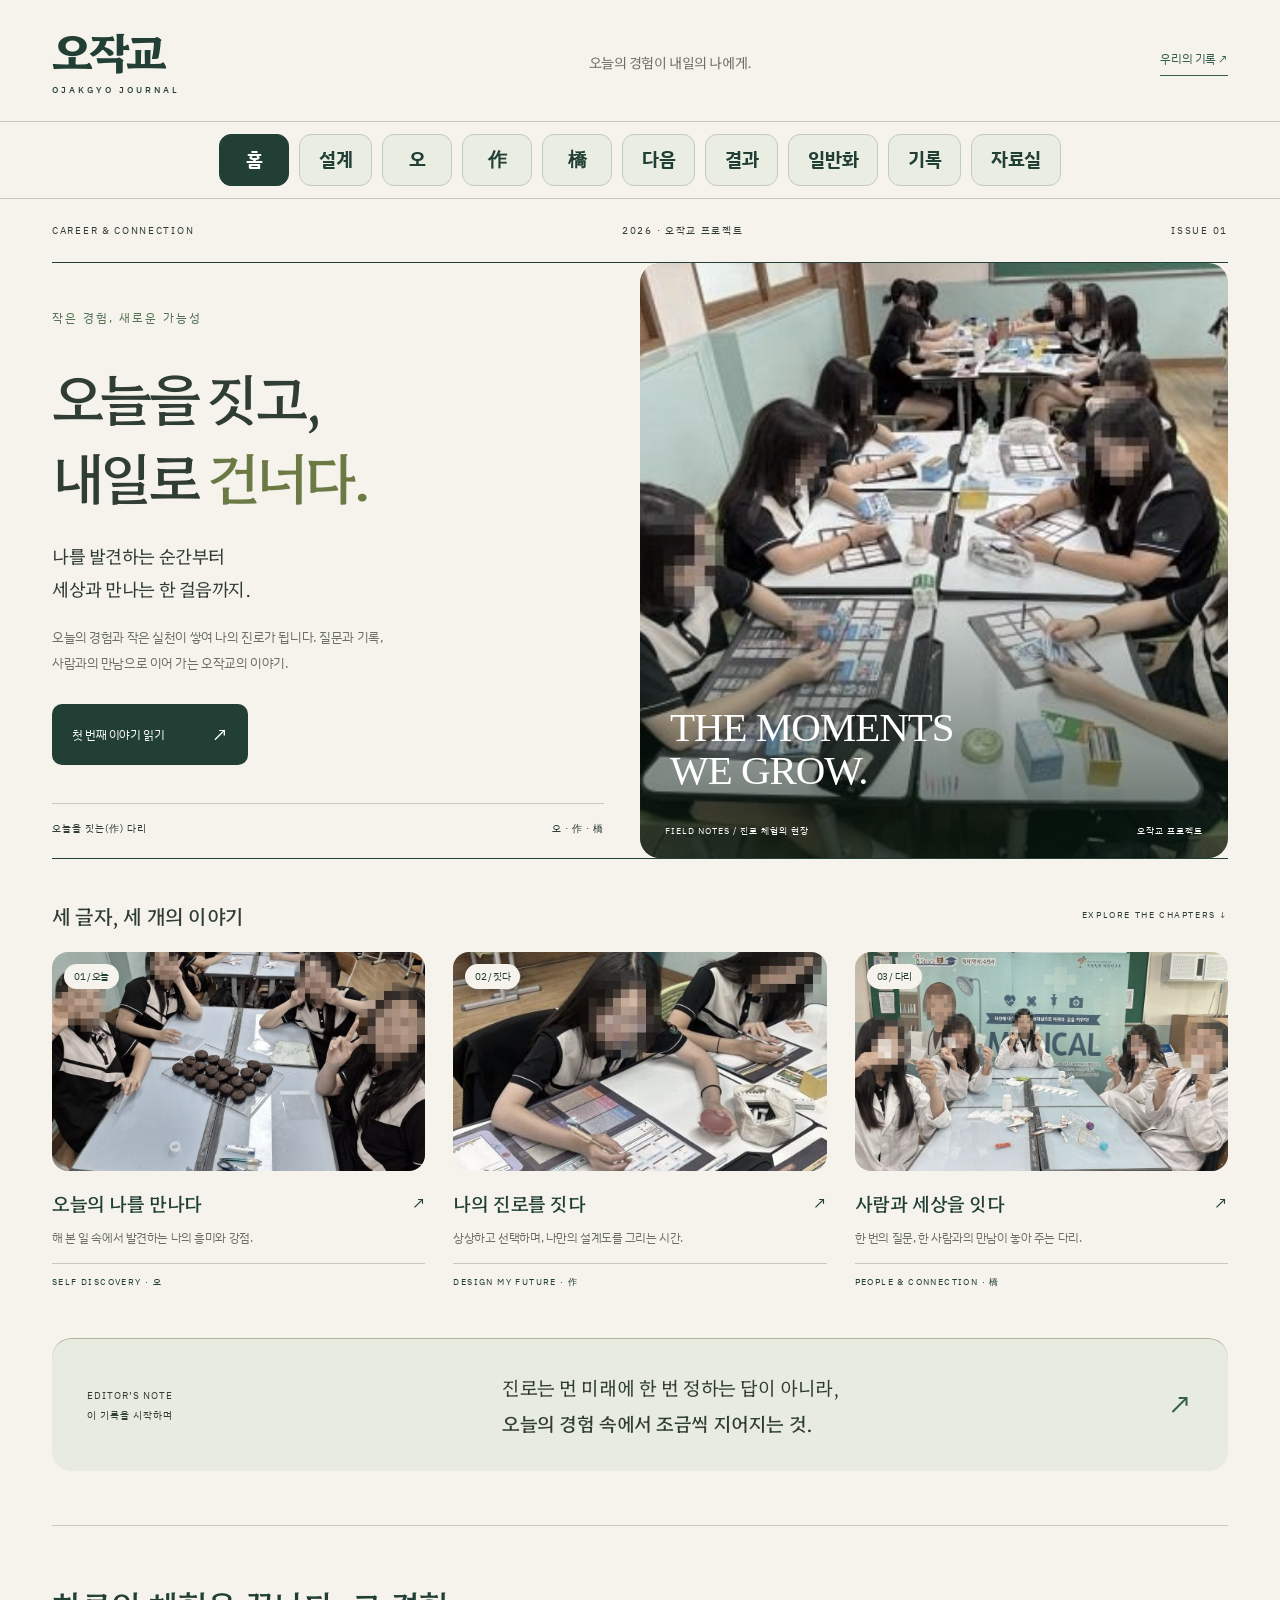
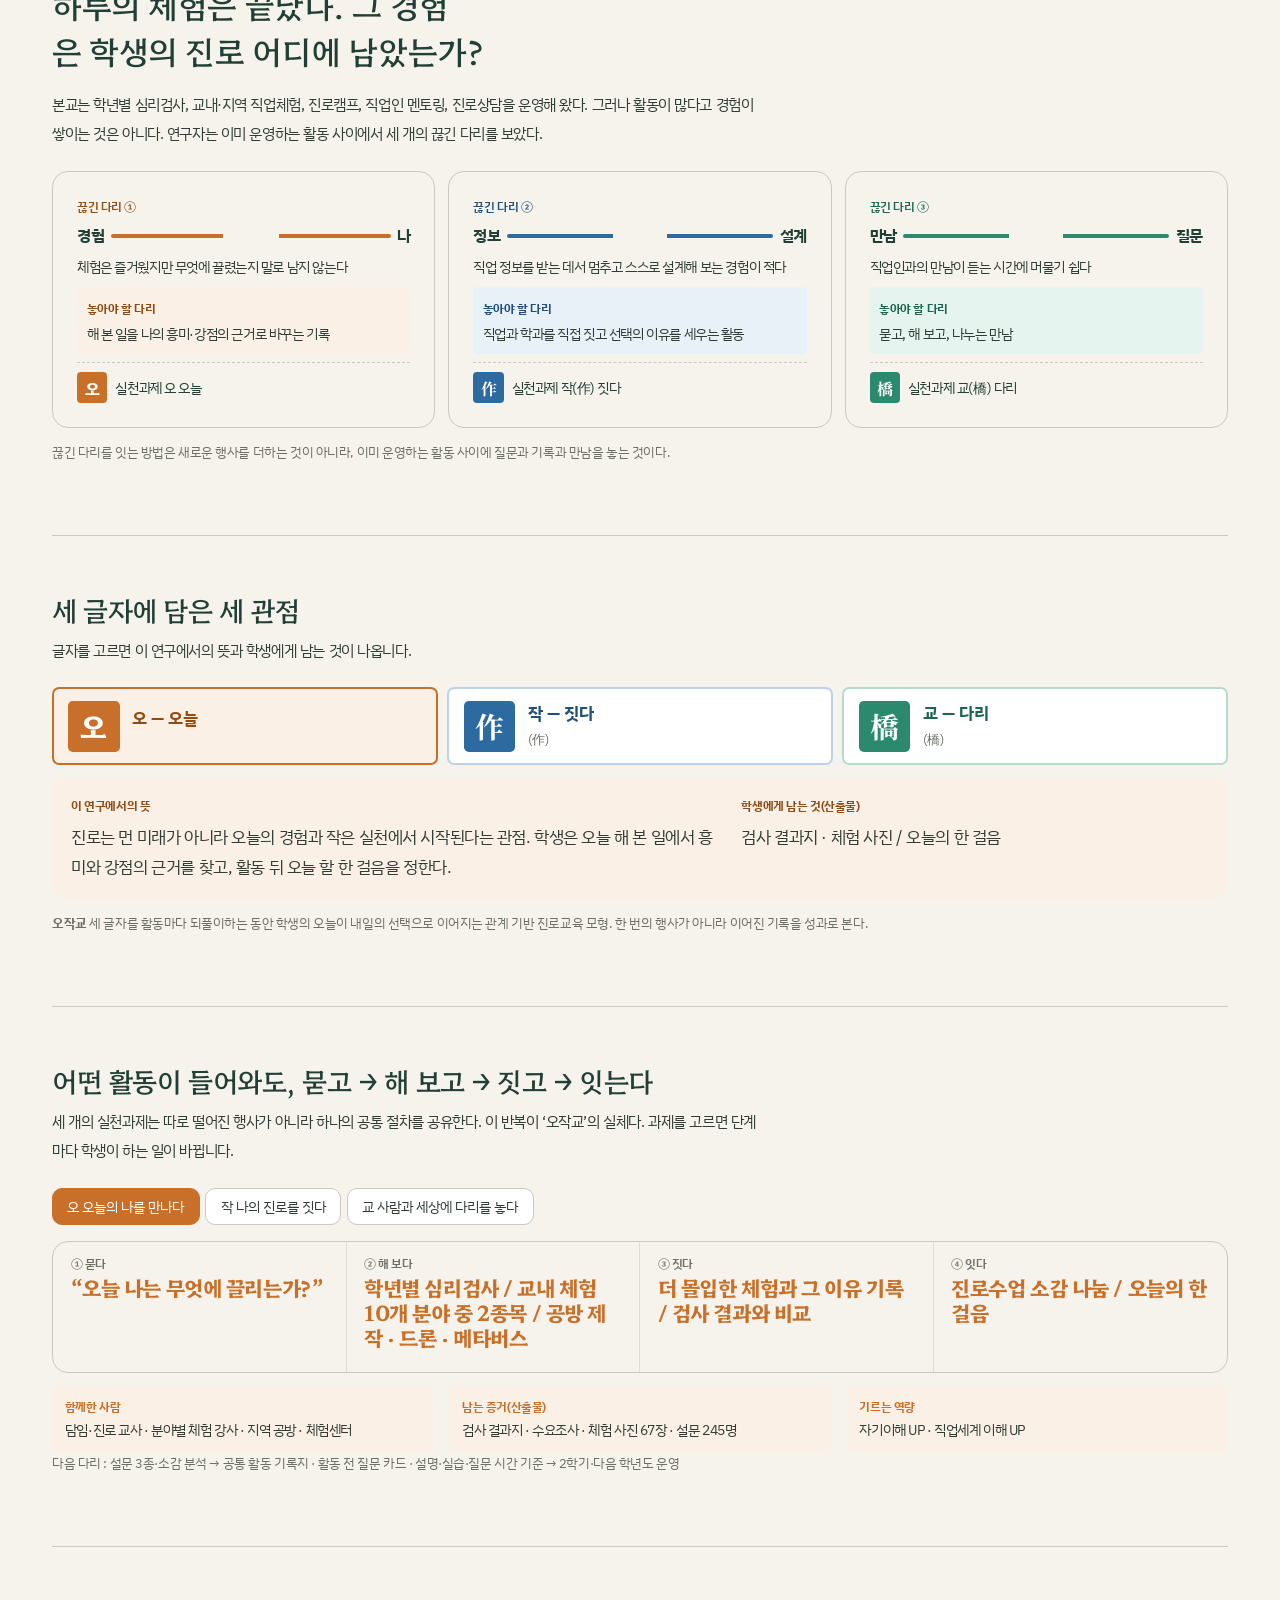
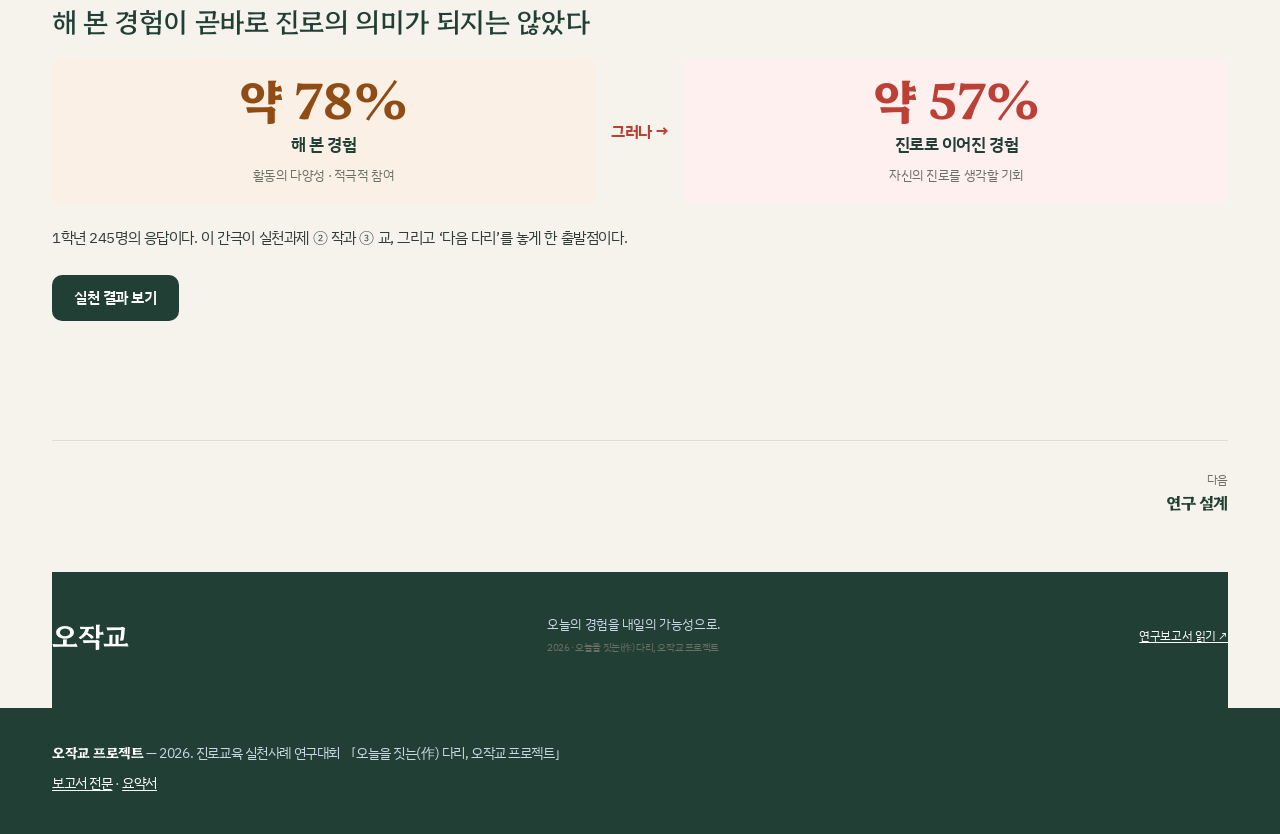
<file: index.html>
<!doctype html>
<html lang="ko">
<head>
<meta charset="utf-8">
<meta name="viewport" content="width=device-width, initial-scale=1">
<title>오작교 프로젝트 — 오늘을 짓는(作) 다리</title>
<meta name="description" content="오늘을 짓는(作) 다리, 오작교 프로젝트 — 2026. 진로교육 실천사례 연구대회. 오늘의 경험(오)에서 스스로 짓는 진로(作), 사람과의 만남(橋)으로 잇는 관계 기반 진로교육">
<meta property="og:title" content="오작교 프로젝트 — 오늘을 짓는(作) 다리">
<meta property="og:type" content="website">
<meta property="og:url" content="https://edunity21.github.io/ojakgyo/">
<meta name="theme-color" content="#14304f">
<link rel="icon" href="data:image/svg+xml,%3Csvg xmlns='http://www.w3.org/2000/svg' viewBox='0 0 64 64'%3E%3Crect width='64' height='64' rx='10' fill='%23c8702a'/%3E%3Ctext x='32' y='45' font-size='36' text-anchor='middle' fill='%23fff' font-family='sans-serif' font-weight='700'%3E%EC%98%A4%3C/text%3E%3C/svg%3E">
<link rel="preconnect" href="https://fonts.googleapis.com">
<link rel="preconnect" href="https://fonts.gstatic.com" crossorigin>
<link href="https://fonts.googleapis.com/css2?family=Hahmlet:wght@400;500;600;700&family=IBM+Plex+Sans+KR:wght@400;500;600;700&display=swap" rel="stylesheet">
<link href="https://fonts.googleapis.com/css2?family=Noto+Serif+KR:wght@700&text=%E4%BD%9C%E6%A9%8B&display=swap" rel="stylesheet">
<style>
[hidden]{display:none!important}
:root{
  --ink:#102d50; --text:#25313f; --muted:#5b6878; --line:#c8d2dd; --line2:#e3e9ef;
  --wash:#f3f6f9; --paper:#fff; --chap:#245b91;
  --si:#6835a0; --si-t:#f3edf9; --na:#bc4035; --na-t:#fcf0ee;
  --beu:#006b78; --beu-t:#e6f3f4; --ro:#227344; --ro-t:#e9f4ec; --hw:#102d50; --hw-t:#e9eef5; --hs:#8a642f; --hs-t:#f5efe3; --hs-l:#e7dac6;
  --c:var(--ink); --ct:var(--wash);
  --serif:"Hahmlet","Noto Serif KR",serif;
  --sans:"IBM Plex Sans KR","Apple SD Gothic Neo","Malgun Gothic",system-ui,sans-serif;
  --rail:6.2rem; color-scheme:light;
}
*{box-sizing:border-box}
html{-webkit-text-size-adjust:100%}
body{margin:0;background:var(--paper);color:var(--text);font:400 1.0625rem/1.75 var(--sans);word-break:normal;overflow-wrap:break-word}
p,li,dd,td,th,figcaption,blockquote{text-wrap:pretty}
img{max-width:100%;height:auto;display:block}
a{color:var(--chap);text-underline-offset:.18em}
button{font:inherit;color:inherit}
:focus-visible{outline:3px solid var(--chap);outline-offset:2px;border-radius:4px}
.sr{position:absolute;width:1px;height:1px;overflow:hidden;clip:rect(0 0 0 0);white-space:nowrap}

/* ---------- app shell ---------- */
.rail{position:fixed;inset:0 auto 0 0;width:var(--rail);background:#fff;border-right:1px solid var(--line2);
  display:flex;flex-direction:column;align-items:center;gap:.45rem;padding:1rem 0;z-index:40;overflow-y:auto}
.rail .brand{font:700 1rem/1.15 var(--serif);color:var(--ink);text-align:center;text-decoration:none;margin-bottom:.6rem}
.rail .brand small{display:block;font:500 .62rem/1.2 var(--sans);color:var(--muted);margin-top:.2rem}
.tile{width:4.4rem;height:4.4rem;border-radius:.5rem;display:flex;flex-direction:column;align-items:center;justify-content:center;
  text-decoration:none;color:var(--muted);border:1px solid transparent;transition:background .2s,color .2s}
.tile b{font:700 1.65rem/1 var(--serif);color:var(--tc,var(--ink))}
.tile span{font-size:.66rem;margin-top:.3rem;line-height:1.2;text-align:center}
.tile.txt b{font:600 .95rem/1.2 var(--sans)}
.tile:hover{background:var(--wash)}
.tile.on{background:var(--tc,var(--ink));color:#fff}
.tile.on b{color:#fff}
.tile[data-r=si]{--tc:var(--si)}.tile[data-r=na]{--tc:var(--na)}.tile[data-r=beu]{--tc:var(--beu)}
.tile[data-r=ro]{--tc:var(--ro)}.tile[data-r=hw]{--tc:var(--hs)}
.rail hr{width:2.6rem;border:0;border-top:1px solid var(--line2);margin:.3rem 0}
.top{display:none}
main{margin-left:var(--rail);min-height:100vh}
.view{display:none}
.view.on{display:block;animation:vin .35s ease-out}
@keyframes vin{from{opacity:0;transform:translateY(.5rem)}to{opacity:1;transform:none}}
@media (prefers-reduced-motion:reduce){.view.on{animation:none}}
.wrap{max-width:66rem;margin:0 auto;padding:0 2rem}
@media (max-width:860px){
  :root{--rail:0px}
  .rail{inset:auto 0 0 0;width:auto;height:4.4rem;flex-direction:row;padding:.35rem .5rem;border-right:0;border-top:1px solid var(--line2);
    overflow-x:auto;overflow-y:hidden;justify-content:flex-start;gap:.3rem;scrollbar-width:none}
  .rail::-webkit-scrollbar{display:none}
  .rail .brand,.rail hr{display:none}
  .tile{flex:0 0 3.6rem;height:3.6rem}
  .tile b{font-size:1.3rem}.tile span{font-size:.6rem;margin-top:.15rem}.tile.txt b{font-size:.82rem}
  .top{display:flex;position:sticky;top:0;z-index:30;background:rgba(255,255,255,.95);backdrop-filter:blur(8px);
    border-bottom:1px solid var(--line2);height:3.2rem;align-items:center;justify-content:space-between;padding:0 1.1rem}
  .top a{font:700 1.1rem/1 var(--serif);color:var(--ink);text-decoration:none}
  .top span{font-size:.82rem;color:var(--muted)}
  main{padding-bottom:5rem}
  .wrap{padding:0 1.1rem}
  body{font-size:1rem}
}

/* ---------- shared type ---------- */
.room{padding-top:2.6rem;padding-bottom:4rem}
.bh{font:700 clamp(1.3rem,2.6vw,1.7rem)/1.35 var(--serif);color:var(--ink);margin:4rem 0 .5rem}
.bh small{display:block;font:600 .85rem/1.5 var(--sans);color:var(--c);margin-bottom:.2rem}
.lede{max-width:44rem;color:var(--text);margin:.4rem 0 1.4rem}
.note{font-size:.84rem;color:var(--muted)}
.prose{max-width:44rem}
p{margin:0 0 1rem}
.chips{display:flex;flex-wrap:wrap;gap:.35rem;list-style:none;padding:0;margin:0}
.chips li{font-size:.8rem;border:1px solid var(--line);border-radius:999px;padding:.1rem .6rem;background:#fff}
.t-si{--c:var(--si);--ct:var(--si-t)}.t-na{--c:var(--na);--ct:var(--na-t)}.t-beu{--c:var(--beu);--ct:var(--beu-t)}
.t-ro{--c:var(--ro);--ct:var(--ro-t)}.t-hw{--c:var(--hs);--ct:var(--hs-t)}

/* ---------- room head ---------- */
.rh{display:grid;grid-template-columns:auto 1fr;gap:1.6rem;align-items:start;padding-bottom:1.8rem;border-bottom:1px solid var(--line2)}
.rh .sq{width:7rem;height:7rem;background:var(--c);color:#fff;border-radius:.4rem;display:grid;place-items:center;font:700 3.8rem/1 var(--serif)}
.rh .sq.w{font-size:2.3rem}
.rh .lab{margin:0;color:var(--c);font-weight:600;font-size:.9rem}
.rh h1{font:700 clamp(1.6rem,3.6vw,2.4rem)/1.3 var(--serif);color:var(--ink);margin:.2rem 0 .7rem}
.rh .q{font:500 clamp(1.05rem,2vw,1.25rem)/1.55 var(--serif);color:var(--ink);margin:0 0 1rem;padding-left:.9rem;border-left:3px solid var(--c)}
.rh dl{display:flex;flex-wrap:wrap;gap:.5rem 1.8rem;margin:0;font-size:.88rem}
.rh dt{color:var(--muted);font-size:.78rem}.rh dd{margin:0;color:var(--ink);font-weight:600}
.rh dd .v{font-weight:400;color:var(--muted)}
details.info{margin:1rem 0 0;font-size:.9rem;border:1px solid var(--line2);border-radius:.4rem}
details.info summary{cursor:pointer;padding:.55rem .9rem;color:var(--ink);font-weight:600}
details.info dl{display:grid;grid-template-columns:auto 1fr;gap:.35rem 1rem;margin:0;padding:.2rem .9rem .9rem}
details.info dt{color:var(--c);font-weight:600}details.info dd{margin:0}
@media (max-width:640px){.rh{grid-template-columns:1fr;gap:.9rem}.rh .sq{width:4.4rem;height:4.4rem;font-size:2.4rem}.rh .sq.w{font-size:1.4rem}}

/* ---------- generic tabs ---------- */
.seg{display:flex;flex-wrap:wrap;gap:.35rem;margin:0 0 1rem;padding:0;list-style:none}
.seg button{border:1px solid var(--line);background:#fff;border-radius:999px;padding:.32rem .9rem;font-size:.9rem;cursor:pointer;color:var(--text)}
.seg button:hover{border-color:var(--c)}
.seg button.on{background:var(--c);border-color:var(--c);color:#fff}
.pane{border:1px solid var(--line2);border-radius:.5rem;padding:1.2rem 1.3rem;background:#fff}
.pane h3{margin:0 0 .5rem;font:700 1.2rem/1.4 var(--serif);color:var(--ink)}
.pane .meta{font-size:.85rem;color:var(--muted);margin-bottom:.6rem}
.stepnav{display:flex;justify-content:space-between;margin-top:1rem}
.stepnav button{border:0;background:var(--wash);border-radius:.35rem;padding:.35rem .8rem;cursor:pointer;font-size:.88rem}
.stepnav button:hover{background:var(--ct)}

/* ---------- home ---------- */
.hero{padding:3.2rem 0 2.6rem}
.kick{margin:0;color:var(--muted);font-size:.92rem}
.staff{position:relative;height:clamp(14rem,30vw,21rem);margin:1.4rem 0 1rem;
  background-image:linear-gradient(var(--line),var(--line)),linear-gradient(var(--line),var(--line)),linear-gradient(var(--line),var(--line)),linear-gradient(var(--line),var(--line)),linear-gradient(var(--line),var(--line));
  background-size:100% 1px;background-repeat:no-repeat;background-position:0 18%,0 34%,0 50%,0 66%,0 82%;
  display:grid;grid-template-columns:repeat(4,minmax(0,1fr));align-items:end}
.note-g{display:flex;flex-direction:column;align-items:flex-start;text-decoration:none;padding:.2rem;border-radius:.4rem;width:max-content;max-width:100%}
.note-g .gl{font:700 clamp(4.2rem,12vw,10rem)/1 var(--serif);color:var(--c);transition:transform .25s}
.note-g .gs{font-size:clamp(.78rem,1.5vw,.95rem);color:var(--muted);margin-top:.45rem}
.note-g .gq{font-size:.82rem;color:var(--c);max-width:100%;line-height:1.45;opacity:0;transition:opacity .2s}
.note-g:hover .gl,.note-g:focus-visible .gl{transform:translateY(-.4rem)}
.note-g:hover .gq,.note-g:focus-visible .gq{opacity:1}
.n1{--c:var(--si)}.n2{--c:var(--na);margin-bottom:8%}.n3{--c:var(--beu);margin-bottom:16%}.n4{--c:var(--ro);margin-bottom:24%}
@media (prefers-reduced-motion:no-preference){
  .note-g{opacity:0;animation:rise .9s cubic-bezier(.2,.7,.2,1) forwards}
  .n2{animation-delay:.35s}.n3{animation-delay:.7s}.n4{animation-delay:1.05s}
  @keyframes rise{from{opacity:0;transform:translateY(1.2rem)}to{opacity:1;transform:none}}
}
@media (hover:none),(max-width:700px){.note-g .gq{display:none}}
.note-g .gs{max-width:100%}
.hero h1{font:700 clamp(1.9rem,4.4vw,3.2rem)/1.25 var(--serif);color:var(--ink);margin:1rem 0 .4rem;letter-spacing:-.02em}
.hero .sub{margin:0;color:var(--chap);font:500 1.15rem/1.4 var(--serif)}
.hero .tag{margin:1rem 0 0}
.bigq{font:700 clamp(1.35rem,3vw,2rem)/1.45 var(--serif);color:var(--ink);max-width:44rem;margin:0 0 1rem}
.home-sec{padding:3.2rem 0;border-top:1px solid var(--line2)}
.bars3{display:grid;grid-template-columns:repeat(4,1fr);gap:1rem;margin-top:1.4rem}
.bar3{border:1px solid var(--line2);border-top:3px solid var(--c);border-radius:.4rem;padding:1rem;display:flex;flex-direction:column}
.bar3 .k{font-size:.8rem;color:var(--c);font-weight:600}
.bar3 .v{font:700 1.15rem/1.4 var(--serif);color:var(--ink);margin:.3rem 0 .6rem}
.ring{display:flex;align-items:center;gap:.7rem;margin-bottom:.6rem}
.ring svg{width:3.6rem;height:3.6rem;flex:none}
.ring p{margin:0;font-size:.8rem;color:var(--muted);line-height:1.45}
.ring b{display:block;font-size:1.05rem;color:var(--ink)}
.bar3 .to{margin-top:auto;display:flex;align-items:center;gap:.5rem;text-decoration:none;font-size:.88rem;color:var(--ink);padding-top:.7rem;border-top:1px dashed var(--line)}
.bar3 .to i{font-style:normal;display:inline-grid;place-items:center;width:1.8rem;height:1.8rem;background:var(--c);color:#fff;border-radius:.25rem;font:700 1rem/1 var(--serif)}
@media (max-width:900px){.bars3{grid-template-columns:1fr 1fr}}
@media (max-width:520px){.bars3{grid-template-columns:1fr}}
.proc{margin-top:1.2rem}
.proc .steps{display:grid;grid-template-columns:repeat(4,1fr);gap:0;border:1px solid var(--line);border-radius:.5rem;overflow:hidden}
.proc .steps>div{padding:1rem 1.1rem;border-right:1px solid var(--line2)}
.proc .steps>div:last-child{border-right:0}
.proc .steps h4{margin:0 0 .4rem;font:700 1.3rem/1.2 var(--serif);color:var(--c)}
.proc .steps h4 span{font:600 .75rem/1 var(--sans);color:var(--muted);display:block;margin-bottom:.3rem}
.proc .steps p{font-size:.9rem;margin:0}
.proc .foot{display:grid;grid-template-columns:repeat(3,1fr);gap:1rem;margin-top:.8rem;font-size:.88rem}
.proc .foot div{background:var(--ct);padding:.6rem .8rem;border-radius:.35rem}
.proc .foot b{display:block;color:var(--c);font-size:.78rem}
@media (max-width:760px){.proc .steps{grid-template-columns:1fr 1fr}.proc .steps>div:nth-child(2){border-right:0}.proc .steps>div:nth-child(-n+2){border-bottom:1px solid var(--line2)}.proc .foot{grid-template-columns:1fr}}
.grow{display:grid;grid-template-columns:1fr 1.1fr;gap:2rem;align-items:center}
@media (max-width:760px){.grow{grid-template-columns:1fr}}
.go{display:inline-block;background:var(--ink);color:#fff;text-decoration:none;padding:.5rem 1rem;border-radius:.35rem;font-size:.92rem;font-weight:600}
.go:hover{background:var(--chap)}
.go.c{background:var(--c)}
.go.ghost{background:#fff;color:var(--ink);border:1px solid var(--line)}

/* ---------- media ---------- */
.strip{display:flex;gap:.6rem;overflow-x:auto;padding-bottom:.6rem;margin:1rem 0;scroll-snap-type:x mandatory;scrollbar-width:thin}
.strip figure{flex:0 0 auto;width:min(19rem,72vw);margin:0;scroll-snap-align:start}
.strip.tall figure{width:min(13rem,48vw)}
.strip figcaption,.grid figcaption{font-size:.8rem;color:var(--muted);margin-top:.3rem;line-height:1.45}
.zoom{display:block;border-radius:.35rem;overflow:hidden;background:var(--wash);cursor:zoom-in}
.zoom img{width:100%}
.grid{display:grid;grid-template-columns:repeat(auto-fill,minmax(12rem,1fr));gap:.7rem;margin:1rem 0}
.grid figure{margin:0}
.yt{position:relative;display:block;width:100%;aspect-ratio:16/9;border:0;border-radius:.45rem;overflow:hidden;cursor:pointer;
  background:#0d1b2c center/cover no-repeat;padding:0}
.yt::after{content:"";position:absolute;inset:0;background:linear-gradient(180deg,rgba(0,0,0,0) 45%,rgba(0,0,0,.7))}
.yt .pl,.ifr-lite .pl{position:absolute;left:50%;top:50%;transform:translate(-50%,-50%);width:4.2rem;height:4.2rem;border-radius:50%;background:rgba(255,255,255,.92);z-index:1;display:grid;place-items:center}
.yt .pl::before,.ifr-lite .pl::before{content:"";border-left:1.2rem solid var(--ink);border-top:.75rem solid transparent;border-bottom:.75rem solid transparent;margin-left:.3rem}
.yt .tt{position:absolute;left:1rem;right:1rem;bottom:.8rem;z-index:1;color:#fff;font-weight:600;text-align:left;font-size:.95rem}
.yt:hover .pl,.ifr-lite:hover .pl{background:#fff}
.ytf{width:100%;aspect-ratio:16/9;border:0;border-radius:.45rem;display:block}
.vid{margin:1rem 0 .4rem}
.vid+.note{margin-top:.2rem}
.two{display:grid;grid-template-columns:1fr 1fr;gap:1.6rem;align-items:start}
@media (max-width:760px){.two{grid-template-columns:1fr}}

/* ---------- platform cards ---------- */
.plats{display:grid;grid-template-columns:repeat(auto-fill,minmax(15.5rem,1fr));gap:.9rem;margin:1.2rem 0}
.plat{border:1px solid var(--line);border-radius:.5rem;padding:1rem;display:flex;flex-direction:column;gap:.5rem;background:#fff;position:relative;min-height:12.5rem}
.plat h4{margin:0;font:700 1.05rem/1.4 var(--serif);color:var(--ink)}
.plat p{margin:0;font-size:.86rem;color:var(--text)}
.plat .u{font-size:.76rem;color:var(--chap);word-break:break-all}
.plat .row{margin-top:auto;display:flex;gap:.4rem;align-items:center}
.plat .row .go{font-size:.85rem;padding:.35rem .8rem}
.qrb{border:1px solid var(--line);background:#fff;border-radius:.35rem;padding:.33rem .7rem;font-size:.85rem;cursor:pointer}
.qrb[aria-pressed=true]{background:var(--ink);color:#fff;border-color:var(--ink)}
.plat .qrv{display:none;position:absolute;inset:0;background:#fff;border-radius:.5rem;padding:1rem;flex-direction:column;align-items:center;justify-content:center;gap:.5rem;text-align:center}
.plat.flip .qrv{display:flex}
.plat .qrv img{width:9.5rem;image-rendering:pixelated}
.plat .qrv p{font-size:.8rem;color:var(--muted)}
.plat .tagl{font-size:.74rem;font-weight:600;color:var(--c)}

/* ---------- 詩 ---------- */
.cal{display:flex;gap:0;overflow-x:auto;border-bottom:2px solid var(--line2);margin:1rem 0 1rem;scrollbar-width:thin}
.cal button{flex:0 0 auto;border:0;background:none;padding:.5rem .8rem .6rem;cursor:pointer;font-size:.9rem;color:var(--muted);border-bottom:3px solid transparent;margin-bottom:-2px;white-space:nowrap}
.cal button b{display:block;font:700 .95rem/1.3 var(--sans);color:var(--ink)}
.cal button.on{border-bottom-color:var(--c);color:var(--c)}
.cal button.on b{color:var(--c)}
.calp{display:grid;grid-template-columns:1.2fr 1fr;gap:1.2rem}
.calp dl{display:grid;grid-template-columns:auto 1fr;gap:.4rem 1rem;margin:0;font-size:.93rem}
.calp dt{color:var(--c);font-weight:600}.calp dd{margin:0}
@media (max-width:700px){.calp{grid-template-columns:1fr}}
.days{display:grid;grid-template-columns:repeat(5,1fr);gap:.3rem;margin:1rem 0 .8rem}
.days button{border:1px solid var(--line);background:#fff;border-radius:.35rem;padding:.4rem .3rem;cursor:pointer;font-size:.8rem;color:var(--muted);text-align:center}
.days button b{display:block;font:700 1rem/1.3 var(--serif);color:var(--ink)}
.days button.on{background:var(--c);border-color:var(--c);color:#fff}.days button.on b{color:#fff}
.eras{display:grid;grid-template-columns:repeat(4,1fr);gap:.4rem;margin-bottom:.8rem}
.eras button{border:1px solid var(--line);background:#fff;border-radius:.4rem;padding:.6rem .7rem;text-align:left;cursor:pointer}
.eras button b{display:block;font:700 1rem/1.35 var(--serif);color:var(--ink)}
.eras button span{font-size:.78rem;color:var(--muted)}
.eras button.on{border-color:var(--c);background:var(--ct)}
@media (max-width:700px){.eras{grid-template-columns:1fr 1fr}}
.era-out{display:grid;grid-template-columns:1fr 1fr;gap:1rem}
.era-out div{padding:1rem 1.1rem;border-radius:.4rem;background:var(--wash)}
.era-out div+div{background:var(--ct)}
.era-out b{display:block;font-size:.78rem;color:var(--c);margin-bottom:.3rem}
.era-out p{margin:0;font:500 1.05rem/1.55 var(--serif);color:var(--ink)}
@media (max-width:640px){.era-out{grid-template-columns:1fr}}
.poem{font:500 1.15rem/2 var(--serif);color:var(--ink);margin:0;padding:0;list-style:none;counter-reset:ln}
.poem li{display:grid;grid-template-columns:2rem 1fr;align-items:baseline}
.poem li::before{counter-increment:ln;content:counter(ln);font:500 .78rem/1 var(--sans);color:var(--muted)}
.poem .slot{display:inline-block;padding:0 .3rem;border:1px dashed var(--c);border-radius:.25rem;color:var(--c);font-size:.95rem;line-height:1.5;margin:0 .1rem}
.poem .title-line{color:var(--c)}
.poem small{font:500 .75rem/1 var(--sans);color:var(--c);margin-left:.5rem}
.swaps{list-style:none;padding:0;margin:0;display:grid;gap:.45rem}
.swaps li{display:grid;grid-template-columns:2rem 1fr;align-items:center;font-size:.95rem}
.swaps li::before{content:attr(data-n);font-size:.78rem;color:var(--muted)}
.swaps span{display:inline-flex;align-items:center;gap:.35rem;margin:0 .6rem .2rem 0}
.swaps s{color:var(--muted);text-decoration-color:var(--na)}
.swaps em{font-style:normal;color:var(--c);font-weight:600}

/* ---------- 나 ---------- */
.rupa-nav{display:grid;grid-template-columns:repeat(4,1fr);gap:.4rem;margin-bottom:.8rem}
.rupa-nav button{border:1px solid var(--line);background:#fff;border-radius:.4rem;padding:.55rem .6rem;cursor:pointer;text-align:left}
.rupa-nav button b{font:700 1.5rem/1 var(--serif);color:var(--c);margin-right:.4rem}
.rupa-nav button span{font-size:.8rem;color:var(--muted)}
.rupa-nav button.on{background:var(--c);border-color:var(--c)}
.rupa-nav button.on b,.rupa-nav button.on span{color:#fff}
@media (max-width:640px){.rupa-nav{grid-template-columns:1fr 1fr}}
.rupa-p{display:grid;grid-template-columns:1fr 1fr;gap:1.2rem}
.rupa-p .ex{background:var(--ct);border-radius:.4rem;padding:1rem 1.1rem}
.rupa-p .ex b{display:block;font-size:.78rem;color:var(--c);margin-bottom:.4rem}
.rupa-p .ex blockquote{margin:0;font:500 1.05rem/1.65 var(--serif);color:var(--ink)}
.rupa-p .ex .tags{font:600 1rem/1.5 var(--sans);color:var(--c)}
.rupa-p .ex table{width:100%;border-collapse:collapse;font-size:.84rem}
.rupa-p .ex td{padding:.3rem .2rem;border-bottom:1px solid rgba(0,0,0,.06);vertical-align:top}
.rupa-p .ex td:first-child{color:var(--c);font-weight:600;white-space:nowrap;padding-right:.6rem}
.lyr-l{font:500 1.05rem/1.7 var(--serif)}
.lyr-l i{font:600 .75rem/1 var(--sans);font-style:normal;color:var(--c);margin-right:.3rem}
@media (max-width:700px){.rupa-p{grid-template-columns:1fr}}
.lyric{display:grid;grid-template-columns:1.25fr 1fr;gap:1.2rem;align-items:start;margin-top:1rem}
.lv{position:relative;border-radius:.45rem;overflow:hidden;background:#000;aspect-ratio:4/3}
.lv img{position:absolute;inset:0;width:100%;height:100%;object-fit:cover;opacity:0;transition:opacity .5s}
.lv img.on{opacity:1}
.lctl{display:flex;align-items:center;gap:.6rem;margin-top:.6rem}
.lctl button{border:0;background:var(--c);color:#fff;border-radius:.35rem;padding:.35rem .8rem;cursor:pointer;font-size:.88rem;min-width:4.6rem}
.ltrack{position:relative;flex:1;height:.5rem;background:var(--line2);border-radius:999px;cursor:pointer}
.ltrack .fill{position:absolute;inset:0 auto 0 0;background:var(--c);border-radius:999px}
.ltrack .mk{position:absolute;top:50%;width:.7rem;height:.7rem;border-radius:50%;background:#fff;border:2px solid var(--c);transform:translate(-50%,-50%)}
.lctl .tm{font:500 .85rem/1 var(--sans);color:var(--muted);min-width:3.2rem;text-align:right;font-variant-numeric:tabular-nums}
pre.json{margin:0;background:#0f2238;color:#d6e2ee;border-radius:.45rem;padding:1rem;font:400 .8rem/1.6 ui-monospace,SFMono-Regular,Menlo,Consolas,monospace;overflow-x:auto}
pre.json .cur{background:rgba(255,255,255,.14);color:#fff;border-radius:.2rem;display:inline-block;width:100%}
pre.json .k{color:#9cc7e6}pre.json .s{color:#f2c98b}pre.json .n{color:#b7e3b0}
@media (max-width:760px){.lyric{grid-template-columns:1fr}}
.three{display:grid;grid-template-columns:repeat(3,1fr);gap:1rem;margin-top:1.2rem}
.three div{border-top:3px solid var(--c);padding-top:.6rem}
.three b{display:block;color:var(--ink);margin-bottom:.3rem}
.three p{font-size:.88rem;margin:0}
.three .w{font-size:.82rem;color:var(--muted);margin-top:.4rem}
@media (max-width:700px){.three{grid-template-columns:1fr}}

/* ---------- 브 : prompt lab ---------- */
.plab{border:1px solid var(--line);border-radius:.6rem;overflow:hidden;margin-top:1rem}
.lab-top{display:flex;flex-wrap:wrap;justify-content:space-between;align-items:center;gap:.6rem;padding:.8rem 1rem;background:var(--ct);border-bottom:1px solid var(--line2)}
.lab-top .seg{margin:0}
.lab-top p{margin:0;font-size:.85rem;color:var(--c);font-weight:600}
.cells{display:grid;grid-template-columns:repeat(4,1fr)}
.cell{padding:1rem;border-right:1px solid var(--line2);display:flex;flex-direction:column;gap:.5rem;min-width:0}
.cell:last-child{border-right:0}
.cell h4{margin:0;font:700 1rem/1.4 var(--serif);color:var(--ink)}
.cell h4 span{color:var(--c);margin-right:.3rem}
.cell .txt{font-size:.9rem;background:var(--wash);border-radius:.3rem;padding:.55rem .65rem;color:var(--ink);min-height:4.2rem}
.cell .eff{font-size:.84rem;color:var(--text);border-left:3px solid var(--c);padding-left:.55rem}
.cell .eff b{display:block;font-size:.74rem;color:var(--c)}
.cell details{font-size:.84rem}
.cell details summary{cursor:pointer;color:var(--c);font-weight:600}
.cell details p{margin:.4rem 0 0;color:var(--text)}
.plab[data-active=orig] .rev,.plab[data-active=rev] .orig{display:none}
.plab[data-active=orig] .cell .txt{background:#fbf7ec}
@media (max-width:960px){.cells{grid-template-columns:1fr 1fr}.cell:nth-child(2){border-right:0}.cell:nth-child(-n+2){border-bottom:1px solid var(--line2)}}
@media (max-width:560px){.cells{grid-template-columns:1fr}.cell{border-right:0;border-bottom:1px solid var(--line2)}}
.builder{display:grid;grid-template-columns:1.1fr 1fr;gap:0}
.bform{padding:1rem 1.1rem;border-right:1px solid var(--line2);display:grid;gap:1rem}
.bform fieldset{border:0;padding:0;margin:0;display:grid;gap:.45rem}
.bform legend{font:700 .98rem/1.4 var(--serif);color:var(--ink);margin-bottom:.35rem;padding:0}
.bform legend span{color:var(--c);margin-right:.3rem}
.bform label{font-size:.82rem;color:var(--muted);display:grid;gap:.2rem}
.bform input[type=text],.bform select,.bform textarea{font:inherit;font-size:.9rem;border:1px solid var(--line);border-radius:.3rem;padding:.4rem .55rem;width:100%;background:#fff;color:var(--ink)}
.bform textarea{min-height:4.5rem;resize:vertical}
.bform .inl{display:flex;flex-wrap:wrap;gap:.3rem .9rem;font-size:.86rem;color:var(--ink)}
.bform .inl label{display:flex;align-items:center;gap:.3rem;color:var(--ink);font-size:.86rem}
.bform input[type=range]{width:100%;accent-color:var(--c)}
.bout{padding:1rem 1.1rem;background:#fbfcfd;display:flex;flex-direction:column;gap:.8rem}
.bout h4{margin:0;font:700 .98rem/1.4 var(--serif);color:var(--ink)}
.pbox{background:#0f2238;color:#e6eef6;border-radius:.4rem;padding:.9rem 1rem;font-size:.92rem;line-height:1.75;min-height:9rem}
.pbox p{margin:0 0 .4rem}
.pbox p b{color:#9cc7e6;font-weight:600;margin-right:.35rem;font-size:.78rem}
.copy{align-self:flex-start;border:0;background:var(--c);color:#fff;border-radius:.35rem;padding:.4rem .9rem;cursor:pointer;font-size:.88rem}
.meter{border:1px solid var(--line2);border-radius:.4rem;padding:.7rem .8rem;background:#fff}
.meter .lv3{display:grid;grid-template-columns:repeat(3,1fr);gap:.25rem;margin:.4rem 0}
.meter .lv3 span{text-align:center;font-size:.8rem;padding:.25rem;border-radius:.25rem;background:var(--wash);color:var(--muted)}
.meter .lv3 span.on{background:var(--c);color:#fff;font-weight:600}
.meter .why{font-size:.82rem;color:var(--text);margin:0}
.meter .found{display:flex;flex-wrap:wrap;gap:.25rem;margin-top:.35rem}
.meter .found span{font-size:.74rem;background:var(--ct);color:var(--c);border-radius:999px;padding:.05rem .5rem}
@media (max-width:860px){.builder{grid-template-columns:1fr}.bform{border-right:0;border-bottom:1px solid var(--line2)}}
.ab{display:grid;grid-template-columns:1.3fr 1fr;gap:1.4rem;align-items:start}
.arr{width:100%;height:auto;display:block}
.arr .lb{font:600 12px var(--sans);fill:var(--text)}
.arr .sec{font:600 12px var(--sans);fill:var(--muted)}
.ab blockquote{margin:0;font:500 1rem/1.7 var(--serif);color:var(--ink);background:var(--ct);border-radius:.4rem;padding:1rem 1.1rem}
.ab blockquote b{display:block;font:600 .78rem/1.4 var(--sans);color:var(--c);margin-bottom:.35rem}
@media (max-width:760px){.ab{grid-template-columns:1fr}}
.map4{width:100%;border-collapse:collapse;font-size:.9rem;margin-top:.8rem}
.map4 th,.map4 td{padding:.55rem .7rem;border-bottom:1px solid var(--line2);text-align:left;vertical-align:top}
.map4 thead th{background:var(--ct);color:var(--c);font-size:.84rem}
.map4 td:last-child{color:var(--c);font-weight:600}
.tw{overflow-x:auto}
.weights{display:grid;grid-template-columns:2fr 1fr 1fr 1fr;gap:3px;margin:1rem 0 1.2rem}
.weights div{background:var(--wash);padding:.8rem .9rem;min-width:0}
.weights div:first-child{background:var(--c);color:#fff}
.weights div:first-child b,.weights div:first-child strong{color:#fff}.weights div:first-child p{color:rgba(255,255,255,.85)}
.weights strong{display:block;font:700 1.7rem/1.1 var(--serif);color:var(--ink)}
.weights b{display:block;margin:.3rem 0 .2rem;color:var(--ink);font-size:.92rem}
.weights p{font-size:.82rem;margin:0;color:var(--muted)}
@media (max-width:760px){.weights{grid-template-columns:1fr 1fr}}
.rub{display:grid;grid-template-columns:repeat(3,1fr);gap:.6rem}
.rub div{border-radius:.4rem;padding:.8rem .9rem;background:var(--wash);font-size:.9rem}
.rub div:first-child{background:var(--ct)}
.rub b{display:block;font:700 1.2rem/1.2 var(--serif);color:var(--c);margin-bottom:.3rem}
@media (max-width:640px){.rub{grid-template-columns:1fr}}

/* ---------- 로 ---------- */
.day{position:relative;margin:1.4rem 0 1rem}
.day .line{position:absolute;left:0;right:0;top:1.15rem;height:2px;background:var(--line)}
.day .acts{position:relative;display:grid;grid-template-columns:repeat(6,1fr);gap:.3rem}
.day button{border:0;background:none;cursor:pointer;text-align:center;padding:0}
.day button i{display:block;width:1.1rem;height:1.1rem;border-radius:50%;background:#fff;border:3px solid var(--line);margin:.6rem auto .4rem;transition:all .2s}
.day button b{display:block;font:700 .95rem/1.3 var(--sans);color:var(--ink);font-variant-numeric:tabular-nums}
.day button span{font-size:.75rem;color:var(--muted)}
.day button.on i{background:var(--c);border-color:var(--c);transform:scale(1.25)}
.day button.on b{color:var(--c)}
.actp{display:grid;grid-template-columns:auto 1fr;gap:1.2rem;align-items:start}
.actp .no{font:700 2.6rem/1 var(--serif);color:var(--c)}
.actp h3 small{display:block;font:500 .85rem/1.4 var(--sans);color:var(--muted)}
.actp .qq{font:500 1.05rem/1.6 var(--serif);color:var(--ink);margin:.5rem 0}
.actp .num{display:inline-block;background:var(--ct);color:var(--c);border-radius:.3rem;padding:.15rem .6rem;font-weight:600;font-size:.88rem}
.fields{list-style:none;padding:0;margin:1rem 0;display:grid;grid-template-columns:repeat(4,1fr);gap:.5rem}
.fields a{display:grid;grid-template-columns:auto 1fr;gap:0 .5rem;padding:.75rem .8rem;border:1px solid var(--line2);border-radius:.4rem;text-decoration:none;color:var(--ink);height:100%;transition:border-color .2s,background .2s}
.fields a:hover{border-color:var(--ro);background:var(--ro-t)}
.fields .k{font:700 1rem/1.4 var(--serif);color:var(--ro);grid-row:span 2}
.fields b{font-weight:600;font-size:.92rem;line-height:1.4}
.fields span{font-size:.8rem;color:var(--muted);line-height:1.45}
@media (max-width:900px){.fields{grid-template-columns:1fr 1fr}}
@media (max-width:480px){.fields{grid-template-columns:1fr}}
.calc{display:grid;grid-template-columns:1fr 1.2fr;gap:1.4rem;align-items:center;border:1px solid var(--line2);border-radius:.5rem;padding:1.1rem 1.2rem;margin-top:1rem}
.calc label{display:grid;gap:.2rem;font-size:.85rem;color:var(--muted);margin-bottom:.6rem}
.calc input[type=range]{accent-color:var(--c);width:100%}
.calc output{font-weight:700;color:var(--ink)}
.cbar{margin:.5rem 0}
.cbar .t{display:flex;justify-content:space-between;font-size:.85rem;margin-bottom:.2rem}
.cbar .t b{color:var(--ink)}
.cbar .b{height:.9rem;border-radius:.2rem;background:var(--line);transition:width .3s}
.cbar.p .b{background:var(--c)}
@media (max-width:700px){.calc{grid-template-columns:1fr}}
.dil{display:grid;grid-template-columns:1fr 1fr;gap:1rem;margin-top:1rem}
.dil div{border-radius:.45rem;background:var(--wash);padding:1rem 1.1rem;font-size:.92rem}
.dil h4{margin:0 0 .4rem;color:var(--c);font-size:.98rem}
.dil .fx{margin:.6rem 0 0;padding-top:.6rem;border-top:1px dashed var(--line);color:var(--ink)}
.dil .fx b{color:var(--c);margin-right:.35rem}
@media (max-width:700px){.dil{grid-template-columns:1fr}}

/* ---------- 확산 ---------- */
.tl{position:relative;margin:1.6rem 0 1rem;padding:2.6rem 0 0}
.tl .ph{display:flex;height:.6rem;border-radius:999px;overflow:hidden;background:var(--line2)}
.tl .ph span{height:100%}
.tl .today{position:absolute;top:0;transform:translateX(-50%);text-align:center;font-size:.75rem;font-weight:600;color:var(--na);white-space:nowrap}
.tl .today::after{content:"";display:block;width:2px;height:2.2rem;background:var(--na);margin:.15rem auto 0}
.tl .phl{display:flex;margin-top:.4rem;font-size:.76rem;color:var(--muted)}
.tl .phl span{padding-right:.3rem}
.ev{list-style:none;padding:0;margin:1.4rem 0 0;display:grid;gap:.1rem}
.ev li{display:grid;grid-template-columns:7.6rem 1fr auto;gap:1rem;align-items:baseline;padding:.6rem 0;border-bottom:1px solid var(--line2)}
.ev time{font:600 .9rem/1.4 var(--sans);color:var(--ink);font-variant-numeric:tabular-nums}
.ev p{margin:0;font-size:.92rem}.ev p b{color:var(--ink)}
.ev .st{font-size:.76rem;font-weight:600;border-radius:.25rem;padding:.05rem .45rem;white-space:nowrap;background:var(--ct);color:var(--c)}
.ev .st.up{background:var(--na);color:#fff}
@media (max-width:560px){.ev li{grid-template-columns:1fr auto}.ev time{grid-column:1/-1}}
.rings{display:grid;grid-template-columns:minmax(14rem,22rem) 1fr;gap:2rem;align-items:center;margin-top:1rem}
.rbox{position:relative;aspect-ratio:1}
.rbox button{position:absolute;border-radius:50%;border:2px solid var(--line);background:rgba(255,255,255,.9);cursor:pointer;display:flex;justify-content:center;padding-top:.45rem;font-size:.78rem;font-weight:600;color:var(--muted);transition:all .2s}
.rbox button:nth-child(1){inset:0}.rbox button:nth-child(2){inset:13%}.rbox button:nth-child(3){inset:26%}.rbox button:nth-child(4){inset:39%;align-items:center;padding:0}
.rbox button.on{border-color:var(--c);background:var(--ct);color:var(--c)}
.rbox button:nth-child(4).on{background:var(--c);color:#fff}
.rpanel h3{margin:0 0 .2rem}
.rpanel .who{color:var(--muted);font-size:.88rem;margin-bottom:.7rem}
.rpanel .nums{display:flex;flex-wrap:wrap;gap:.4rem;margin-top:.8rem}
.rpanel .nums span{background:var(--c);color:#fff;border-radius:.3rem;padding:.2rem .6rem;font-size:.84rem;font-weight:600}
@media (max-width:700px){.rings{grid-template-columns:1fr}.rbox{max-width:20rem;margin:0 auto;width:100%}}
.cfg{display:grid;grid-template-columns:1fr 1.3fr;gap:1.2rem;margin-top:1rem;align-items:start}
.cfg label{display:grid;gap:.2rem;font-size:.85rem;color:var(--muted);margin-bottom:.6rem}
.cfg input{font:inherit;font-size:.92rem;border:1px solid var(--line);border-radius:.3rem;padding:.4rem .55rem}
.cfg pre{margin:0;background:#0f2238;color:#d6e2ee;border-radius:.45rem;padding:1rem;font:400 .82rem/1.7 ui-monospace,SFMono-Regular,Menlo,Consolas,monospace;overflow-x:auto}
.cfg pre .c{color:#7f97b0}.cfg pre .s{color:#f2c98b}.cfg pre .n{color:#b7e3b0}.cfg pre .hl{background:rgba(242,201,139,.18);border-radius:.15rem}
.cfg .flow3{display:flex;flex-wrap:wrap;gap:.4rem;margin-top:.8rem}
.cfg .flow3 span{font-size:.8rem;background:var(--wash);border-radius:.3rem;padding:.25rem .55rem}
@media (max-width:760px){.cfg{grid-template-columns:1fr}}
.cases{display:grid;grid-template-columns:1fr 1fr;gap:1rem;margin-top:1rem}
.cases article{border:1px solid var(--line2);border-radius:.45rem;padding:1rem 1.1rem}
.cases h4{margin:0 0 .7rem;font:700 1rem/1.4 var(--serif);color:var(--ink)}
.chain{list-style:none;padding:0;margin:0 0 .8rem;display:grid;gap:.35rem}
.chain li{font-size:.88rem;padding:.4rem .6rem;border-radius:.3rem;background:var(--wash)}
.chain li b{color:var(--c);font-size:.76rem;display:block}
.chain li:last-child{background:var(--ct)}
@media (max-width:700px){.cases{grid-template-columns:1fr}}

/* ---------- 성과 ---------- */
.dash{margin-top:1rem}
.dgrid{display:grid;grid-template-columns:1.25fr 1fr;gap:1.4rem;align-items:start}
.slope{width:100%;height:auto}
.slope .ln{transition:opacity .25s,stroke-width .25s}
.dash[data-active]:not([data-active=all]) .ln{opacity:.15}
.dash[data-active=ana] .ln.ana,.dash[data-active=self] .ln.self,.dash[data-active=cre] .ln.cre,.dash[data-active=ai] .ln.ai,.dash[data-active=col] .ln.col{opacity:1}
.dcard{background:var(--hw-t);border-radius:.5rem;padding:1.1rem 1.2rem}
.dcard h3{margin:0 0 .6rem;font:700 1.2rem/1.4 var(--serif);color:var(--ink)}
.dcard dl{display:grid;grid-template-columns:auto 1fr;gap:.35rem 1rem;margin:0;font-size:.92rem}
.dcard dt{color:var(--muted)}.dcard dd{margin:0;color:var(--ink);font-weight:600;font-variant-numeric:tabular-nums}
.dcard .d{font:700 2.2rem/1 var(--serif);color:var(--na);margin:.6rem 0 .2rem}
.items{display:grid;grid-template-columns:1fr 1fr;gap:1.6rem;margin-top:1.6rem}
.items h4{margin:0 0 .5rem;font-size:.92rem;color:var(--ink)}
.items h4 span{font-weight:400;color:var(--muted);font-size:.8rem}
.it{display:grid;grid-template-columns:1fr 3.2rem;gap:.15rem .6rem;align-items:center;padding:.35rem 0;border-bottom:1px solid var(--line2);transition:opacity .25s}
.it .n{font-size:.84rem;color:var(--ink)}
.it .n em{font-style:normal;font-size:.7rem;font-weight:600;color:#fff;background:var(--na);border-radius:.2rem;padding:0 .3rem;margin-left:.3rem}
.it .n em.top{background:var(--ro)}
.it .p{font:600 .84rem/1 var(--sans);text-align:right;font-variant-numeric:tabular-nums;color:var(--ink)}
.it .b{grid-column:1/-1;height:.4rem;background:var(--line2);border-radius:999px;overflow:hidden}
.it .b i{display:block;height:100%;background:#d8892b;border-radius:999px}
.items .post .it .b i{background:#2c6fd6}
.it .m{grid-column:1/-1;font-size:.72rem;color:var(--muted)}
.dash[data-active]:not([data-active=all]) .it{opacity:.28}
.dash[data-active=ana] .it[data-d=ana],.dash[data-active=self] .it[data-d=self],.dash[data-active=cre] .it[data-d=cre],.dash[data-active=ai] .it[data-d=ai],.dash[data-active=col] .it[data-d=col]{opacity:1}
@media (max-width:860px){.dgrid,.items{grid-template-columns:1fr}}
.kw{display:grid;grid-template-columns:repeat(3,1fr);gap:1rem;margin-top:1rem}
.kw article{border-radius:.5rem;padding:1rem 1.1rem;background:var(--wash);display:flex;flex-direction:column;gap:.5rem}
.kw h4{margin:0;font-size:.95rem;color:var(--ink)}
.kw .w{font-size:.82rem;color:var(--muted)}
.kw blockquote{margin:auto 0 0;font:500 1.02rem/1.6 var(--serif);color:var(--ink)}
@media (max-width:760px){.kw{grid-template-columns:1fr}}
.honest{display:grid;grid-template-columns:1fr 1fr;gap:1rem;margin-top:1rem}
.honest>div{border:1px solid var(--line2);border-radius:.5rem;padding:1rem 1.1rem}
.honest blockquote{margin:.3rem 0 .6rem;font:500 1.02rem/1.6 var(--serif);color:var(--ink)}
.honest b{color:var(--ink)}
.honest ul{margin:.3rem 0 0;padding-left:1.1rem;font-size:.9rem}
@media (max-width:760px){.honest{grid-template-columns:1fr}}

/* ---------- archive ---------- */
.filt{display:flex;flex-wrap:wrap;gap:.35rem;margin:1rem 0;position:sticky;top:0;background:rgba(255,255,255,.95);padding:.6rem 0;z-index:5}
@media (max-width:860px){.filt{top:3.2rem}}
.filt button{border:1px solid var(--line);background:#fff;border-radius:999px;padding:.3rem .8rem;cursor:pointer;font-size:.86rem}
.filt button span{color:var(--muted);font-size:.78rem;margin-left:.25rem}
.filt button.on{background:var(--ink);border-color:var(--ink);color:#fff}.filt button.on span{color:#c5d3e3}
.arch{columns:4 13rem;column-gap:.7rem}
.arch figure{break-inside:avoid;margin:0 0 .7rem}
.arch figcaption{font-size:.76rem;color:var(--muted);margin-top:.25rem;line-height:1.4}
.archwrap[data-active]:not([data-active=all]) .arch figure{display:none}
.archwrap[data-active=o] figure[data-t~=o],.archwrap[data-active=j] figure[data-t~=j],.archwrap[data-active=g] figure[data-t~=g]{display:block}
.calp.one{grid-template-columns:1fr}
figure{position:relative}
.qrchip{position:absolute;right:.45rem;top:.45rem;background:var(--ink);color:#fff;font-size:.74rem;font-weight:600;text-decoration:none;padding:.22rem .5rem;border-radius:.3rem}
.qrchip:hover{background:var(--chap)}
.plat .qrv svg{width:9.5rem;height:9.5rem}

/* ---------- kit & misc ---------- */
.refs{list-style:none;padding:0;margin:.6rem 0 0;font-size:.9rem}
.refs li{padding-left:1.6rem;text-indent:-1.6rem;margin:.4rem 0}
details.fold{border:1px solid var(--line2);border-radius:.45rem;margin-top:1rem}
details.fold summary{cursor:pointer;padding:.7rem 1rem;font-weight:600;color:var(--ink)}
details.fold>div{padding:0 1rem 1rem}
.pn{display:flex;justify-content:space-between;gap:1rem;margin-top:4rem;padding-top:1.2rem;border-top:1px solid var(--line2)}
.pn a{text-decoration:none;color:var(--ink);display:flex;flex-direction:column;max-width:48%}
.pn a span{font-size:.78rem;color:var(--muted)}
.pn a b{font:700 1.02rem/1.4 var(--serif)}
.pn a:last-child{text-align:right;margin-left:auto}
.pn a:hover b{color:var(--chap)}
footer{margin-left:var(--rail);background:var(--ink);color:#c9d6e4;padding:2rem 0 2.4rem;font-size:.86rem}
footer b{color:#fff;font-family:var(--serif)}
footer a{color:#fff}
@media (max-width:860px){footer{padding-bottom:6rem}}

/* ---------- lightbox ---------- */
dialog.lb{border:0;padding:0;max-width:96vw;max-height:94vh;background:transparent;overflow:visible}
dialog.lb::backdrop{background:rgba(10,22,38,.92)}
.lb-in{display:flex;flex-direction:column;align-items:center;gap:.6rem}
.lb-in img{max-width:94vw;max-height:84vh;width:auto;border-radius:.2rem;background:#fff}
.lb-cap{color:#e8eef5;font-size:.9rem;text-align:center;max-width:60rem;margin:0}
.lb-btn{position:fixed;top:50%;transform:translateY(-50%);background:rgba(255,255,255,.14);color:#fff;border:0;width:3rem;height:3rem;border-radius:50%;font-size:1.4rem;cursor:pointer}
.lb-btn:hover{background:rgba(255,255,255,.3)}
.lb-prev{left:1rem}.lb-next{right:1rem}.lb-x{position:fixed;top:1rem;right:1rem;transform:none}

.two>*,.dgrid>*,.grow>*,.ab>*,.lyric>*,.cfg>*,.calp>*{min-width:0}
h1,h2,h3,.bh,.bigq{text-wrap:balance}

.player{margin:1rem 0 .4rem}
.ifr-lite{position:relative;display:block;width:100%;aspect-ratio:16/9;border:0;border-bottom:3px solid #C9A542;border-radius:.45rem;overflow:hidden;cursor:pointer;
  background:radial-gradient(circle at 70% 30%,#2b4170,#1B2A4A 60%,#0f1b31);padding:0;color:#fff}
.ifr-lite .tt{position:absolute;left:1.2rem;right:1.2rem;bottom:1rem;text-align:left;font-size:.92rem;color:#e4e9f2}
.ifr-lite .tt b{display:block;font:700 1.45rem/1.3 var(--serif);color:#fff;margin-bottom:.2rem}
iframe.pf{width:100%;height:min(82vh,760px);border:0;border-radius:.45rem;display:block;background:#1B2A4A}
video.mv{width:100%;border-radius:.45rem;background:#000;display:block;aspect-ratio:16/9}
@media (max-width:640px){iframe.pf{height:78vh}}

/* ---------- 확산 : report-style header & boxes ---------- */
.rh2{display:grid;grid-template-columns:7.5rem 1fr;min-height:7.5rem;margin-bottom:.9rem}
.rh2 .sq{background:var(--hs);color:#fff;display:grid;place-items:center;font:700 2.4rem/1 var(--sans);letter-spacing:-.02em}
.rh2 .panel{background:var(--hs-t);padding:1.2rem 1.6rem;display:flex;flex-direction:column;justify-content:center;gap:.75rem}
.rh2 h1{margin:0;font:700 clamp(1.25rem,2.5vw,1.7rem)/1.4 var(--sans);color:var(--hs);letter-spacing:-.01em}
.rh2 .q{margin:0;color:#555;font-size:1.02rem;line-height:1.6}
.rh2-meta{display:flex;flex-wrap:wrap;gap:.3rem 1.8rem;margin:0 0 2rem;font-size:.88rem;padding:0 .2rem}
.rh2-meta div{display:flex;gap:.5rem}.rh2-meta dt{color:var(--muted)}.rh2-meta dd{margin:0;color:var(--hs);font-weight:600}
.bx2{display:grid;grid-template-columns:1fr 1fr;gap:.45rem;margin:1.2rem 0 1.4rem;align-items:stretch}
.bx{border:3px solid var(--hs-l);background:#fff;min-width:0}
.bx>h3{margin:0;background:var(--hs);color:#fff;text-align:center;font:500 1.2rem/1.4 var(--sans);padding:.6rem .8rem}
.bx>ul{list-style:none;margin:0;padding:1.1rem 1.3rem .4rem}
.bx>ul>li{margin:0 0 1.1rem}
.bx>ul>li>b{display:block;font-weight:700;color:#1d1d1d;font-size:1.02rem}
.bx>ul>li>b::before{content:"▶";margin-right:.55rem;font-size:.9em}
.bx>ul>li>p{margin:.3rem 0 0 1.55rem;color:#4a4a4a;font-size:.95rem;line-height:1.7}
.bx .st{display:inline-block;margin-left:.35rem;font-size:.74rem;font-weight:600;padding:.05rem .45rem;border-radius:.2rem;background:var(--hs-t);color:var(--hs);vertical-align:.12em}
.bx .st.up{background:var(--hs);color:#fff}
.bxb{padding:1rem 1.2rem 1.1rem}
@media (max-width:760px){.bx2{grid-template-columns:1fr}.rh2{grid-template-columns:4.6rem 1fr;min-height:0}.rh2 .sq{font-size:1.45rem}.rh2 .panel{padding:1rem 1.1rem}}

.t-hw .chain li{background:#faf6ef}
.t-hw .chain li:last-child{background:var(--hs-t)}

/* ================= BRIDGE-AI ================= */
.t-b1{--c:#2563a8;--ct:#eaf1f9;--cl:#bed3ea;--cx:#1d4f88}
.t-b2{--c:#1f8a70;--ct:#e7f4ef;--cl:#b9ded4;--cx:#17695a}
.t-b3{--c:#c2761a;--ct:#fbf1e3;--cl:#ebd5b4;--cx:#93560c}
.t-b4{--c:#7a4fa3;--ct:#f3edf9;--cl:#d8c7e8;--cx:#5f3b84}
.t-nv{--c:#14304f;--ct:#ebf0f6;--cl:#c8d2dd;--cx:#14304f}
.tile[data-r=b1]{--tc:#2563a8}.tile[data-r=b2]{--tc:#1f8a70}.tile[data-r=b3]{--tc:#c2761a}.tile[data-r=b4]{--tc:#7a4fa3}
.tile[data-r=plan],.tile[data-r=gen]{--tc:#14304f}
.tile.num b{font:700 1.55rem/1 var(--serif)}
.rail .brand{font:700 .92rem/1.15 var(--sans);letter-spacing:-.01em}
/* report-style room header */
.rh3{display:grid;grid-template-columns:7.5rem 1fr;min-height:7.5rem;margin-bottom:.9rem}
.rh3 .sq{background:var(--c);color:#fff;display:flex;flex-direction:column;align-items:center;justify-content:center;gap:.25rem;text-align:center;padding:.4rem}
.rh3 .sq small{font:600 .72rem/1.2 var(--sans);opacity:.9;letter-spacing:.02em}
.rh3 .sq b{font:700 2.4rem/1 var(--serif)}
.rh3 .sq i{font:600 .95rem/1.1 var(--sans);font-style:normal}
.rh3 .panel{background:var(--ct);padding:1.2rem 1.6rem;display:flex;flex-direction:column;justify-content:center;gap:.7rem}
.rh3 h1{margin:0;font:700 clamp(1.25rem,2.5vw,1.7rem)/1.4 var(--sans);color:var(--cx);letter-spacing:-.01em}
.rh3 .q{margin:0;color:#4d4d4d;font-size:1.02rem;line-height:1.6}
.rh3-meta{display:flex;flex-wrap:wrap;gap:.3rem 1.8rem;margin:0 0 2rem;font-size:.88rem;padding:0 .2rem}
.rh3-meta div{display:flex;gap:.5rem}.rh3-meta dt{color:var(--muted)}.rh3-meta dd{margin:0;color:var(--cx);font-weight:600}
@media (max-width:760px){.rh3{grid-template-columns:4.8rem 1fr;min-height:0}.rh3 .sq b{font-size:1.6rem}.rh3 .sq i{font-size:.75rem}.rh3 .panel{padding:1rem 1.1rem}}
/* report-style boxes */
.bx2{display:grid;grid-template-columns:1fr 1fr;gap:.45rem;margin:1.2rem 0 1.4rem;align-items:stretch}
.bx3{display:grid;grid-template-columns:repeat(3,1fr);gap:.45rem;margin:1.2rem 0 1.4rem;align-items:stretch}
.bx{border:3px solid var(--cl);background:#fff;min-width:0}
.bx>h3{margin:0;background:var(--c);color:#fff;text-align:center;font:500 1.15rem/1.4 var(--sans);padding:.6rem .8rem}
.bx>ul{list-style:none;margin:0;padding:1.1rem 1.3rem .4rem}
.bx>ul>li{margin:0 0 1.1rem}
.bx>ul>li>b{display:block;font-weight:700;color:#1d1d1d;font-size:1.02rem}
.bx>ul>li>b::before{content:"\25B6";margin-right:.55rem;font-size:.85em}
.bx>ul>li>p{margin:.3rem 0 0 1.5rem;color:#4a4a4a;font-size:.95rem;line-height:1.7}
.bx .st{display:inline-block;margin-left:.35rem;font-size:.74rem;font-weight:600;padding:.05rem .45rem;border-radius:.2rem;background:var(--ct);color:var(--cx);vertical-align:.12em}
.bx .st.up{background:var(--c);color:#fff}
.bxb{padding:1rem 1.2rem 1.1rem}
.bxb p{font-size:.95rem}
@media (max-width:860px){.bx3{grid-template-columns:1fr}}
@media (max-width:760px){.bx2{grid-template-columns:1fr}}
.chain li{background:#f6f7f8}
/* hero bridges */
.bridges{display:grid;grid-template-columns:repeat(4,1fr);gap:0;margin:1.6rem 0 .4rem;position:relative}
.bridges::after{content:"";position:absolute;left:0;right:0;top:calc(var(--archh) - .2rem);height:1.4rem;background:linear-gradient(180deg,#dbe8f3,#eef4f9);z-index:-1;border-radius:.2rem}
.bridges{--archh:clamp(5.5rem,13vw,9.5rem)}
.br{display:flex;flex-direction:column;align-items:center;text-decoration:none;color:var(--text)}
.br svg{width:100%;height:var(--archh);display:block;overflow:visible}
.br svg .arch,.br svg .hg{stroke:var(--c);fill:none;stroke-linecap:round}
.br svg .arch{stroke-width:6}.br svg .hg{stroke-width:2.2;opacity:.7}
.br svg .deck{stroke:#14304f;stroke-width:5}
.br .no{margin-top:1.6rem;font:700 clamp(1.6rem,3.4vw,2.4rem)/1 var(--serif);color:var(--c)}
.br .vb{font:700 clamp(1rem,2vw,1.3rem)/1.3 var(--sans);color:var(--cx);margin-top:.3rem}
.br .bar{font-size:.8rem;color:var(--muted);margin-top:.15rem;text-align:center}
.br:hover .arch{stroke-width:8}
.br:hover .vb{text-decoration:underline;text-underline-offset:.2em}
@media (prefers-reduced-motion:no-preference){
  .br svg .arch{stroke-dasharray:420;stroke-dashoffset:420;animation:draw 1s ease-out forwards}
  .br svg .hg{opacity:0;animation:fadein .4s ease-out forwards}
  .br:nth-child(1) .arch{animation-delay:.1s}.br:nth-child(2) .arch{animation-delay:.45s}.br:nth-child(3) .arch{animation-delay:.8s}.br:nth-child(4) .arch{animation-delay:1.15s}
  .br:nth-child(1) .hg{animation-delay:.9s}.br:nth-child(2) .hg{animation-delay:1.25s}.br:nth-child(3) .hg{animation-delay:1.6s}.br:nth-child(4) .hg{animation-delay:1.95s}
  @keyframes draw{to{stroke-dashoffset:0}} @keyframes fadein{to{opacity:.7}}
}
@media (max-width:640px){.br .bar{display:none}}
.hero2 h1{font:700 clamp(1.7rem,4vw,2.9rem)/1.3 var(--sans);color:var(--ink);margin:1.6rem 0 .5rem;letter-spacing:-.02em}
.hero2 h1 em{font-style:normal;color:#2563a8}
.hero2 .sub{margin:0;color:var(--chap);font:600 1.1rem/1.5 var(--sans)}
.hero2 .tag{margin:.9rem 0 0;color:var(--text)}
.bars4{display:grid;grid-template-columns:repeat(4,1fr);gap:.8rem;margin-top:1.4rem}
.bars4 .bar3 .sol{font-size:.86rem;margin:.2rem 0 .6rem;color:var(--text)}
@media (max-width:900px){.bars4{grid-template-columns:1fr 1fr}}
@media (max-width:520px){.bars4{grid-template-columns:1fr}}
.comp{display:grid;grid-template-columns:repeat(3,1fr);gap:.6rem;margin:1rem 0 1.2rem}
.comp div{border-top:3px solid var(--ink);background:var(--wash);padding:.8rem 1rem}
.comp b{display:block;color:var(--ink);margin-bottom:.3rem}
.comp ul{margin:0;padding-left:1rem;font-size:.9rem}
@media (max-width:700px){.comp{grid-template-columns:1fr}}
.flow4{display:grid;grid-template-columns:repeat(4,1fr);gap:0;margin:1.2rem 0;counter-reset:f}
.flow4 div{position:relative;padding:.9rem 1rem .9rem 1.1rem;background:var(--ct);border-left:4px solid var(--c)}
.flow4 div+div{margin-left:.4rem}
.flow4 b{display:block;font:700 1.2rem/1.2 var(--serif);color:var(--cx)}
.flow4 span{font-size:.86rem;color:var(--text)}
@media (max-width:760px){.flow4{grid-template-columns:1fr 1fr;gap:.4rem}.flow4 div+div{margin-left:0}}
.bchip{display:inline-block;font:700 .78rem/1 var(--sans);color:#fff;background:var(--c);padding:.25rem .45rem;border-radius:.2rem;margin:0 .15rem .15rem 0;white-space:nowrap}
.hyp{display:grid;grid-template-columns:1fr 1fr 1fr;gap:.8rem}
.hyp>div{padding:1rem 1.1rem;border-radius:.4rem;background:var(--wash)}
.hyp>div:nth-child(2){background:#eef3f8}
.hyp>div:nth-child(3){background:#fdf3ef}
.hyp b{display:block;font-size:.78rem;color:var(--chap);margin-bottom:.35rem}
.hyp>div:nth-child(3) b{color:#bc4035}
.hyp p{margin:0;font:500 1.02rem/1.6 var(--serif);color:var(--ink)}
.hyp .go{margin-top:.6rem;font-size:.82rem;padding:.3rem .7rem}
@media (max-width:760px){.hyp{grid-template-columns:1fr}}
.cycle{display:grid;grid-template-columns:minmax(14rem,20rem) 1fr;gap:1.6rem;align-items:center;margin-top:1rem}
.cwheel{position:relative;aspect-ratio:1}
.cwheel svg{position:absolute;inset:0;width:100%;height:100%}
.cwheel button{position:absolute;width:30%;transform:translate(-50%,-50%);border:2px solid var(--cl);background:#fff;border-radius:.4rem;padding:.35rem .3rem;font-size:.72rem;line-height:1.3;cursor:pointer;color:var(--text)}
.cwheel button.on{background:var(--c);border-color:var(--c);color:#fff}
.cwheel .hub{position:absolute;left:50%;top:50%;transform:translate(-50%,-50%);text-align:center;font:700 .9rem/1.35 var(--sans);color:var(--cx)}
.cpanel h3{margin:0 0 .3rem}.cpanel .from{font-size:.85rem;color:var(--muted)}
.cpanel .arrow{display:grid;grid-template-columns:1fr auto 1fr;gap:.6rem;align-items:center;margin-top:.8rem}
.cpanel .arrow div{background:var(--ct);border-radius:.35rem;padding:.7rem .8rem;font-size:.92rem}
.cpanel .arrow div b{display:block;font-size:.74rem;color:var(--cx);margin-bottom:.2rem}
.cpanel .arrow i{font-style:normal;color:var(--c);font-size:1.4rem}
@media (max-width:760px){.cycle{grid-template-columns:1fr}.cwheel{max-width:20rem;margin:0 auto;width:100%}}
.levels .lv-p{display:grid;grid-template-columns:1fr 1fr;gap:.8rem}
.levels .lv-p>div{border-radius:.4rem;padding:1rem 1.1rem;background:var(--wash)}
.levels .lv-p>div+div{background:var(--ct)}
.levels .lv-p b{display:block;font-size:.8rem;color:var(--cx);margin-bottom:.4rem}
.levels .lv-p ul{margin:0;padding-left:1.1rem}
.levels .lv-p .out{margin:.6rem 0 0;font-weight:600;color:var(--ink)}
@media (max-width:700px){.levels .lv-p{grid-template-columns:1fr}}
.obst{display:grid;grid-template-columns:1fr 1fr;gap:.5rem;margin:1rem 0}
.obst div{display:grid;grid-template-columns:auto 1fr;gap:.2rem .7rem;padding:.8rem 1rem;border:1px solid var(--line2);border-radius:.4rem}
.obst i{font-style:normal;font:700 1.3rem/1 var(--serif);color:#bc4035;grid-row:span 2}
.obst b{color:var(--ink)}.obst span{font-size:.88rem;color:var(--text)}
@media (max-width:700px){.obst{grid-template-columns:1fr}}
.tstat{width:100%;border-collapse:collapse;font-size:.9rem;margin-top:.6rem}
.tstat th,.tstat td{padding:.5rem .6rem;border-bottom:1px solid var(--line2);text-align:left}
.tstat thead th{background:var(--wash);color:var(--ink);font-size:.82rem}
.tstat td.num{font-variant-numeric:tabular-nums;white-space:nowrap}
.tstat tr.hi td{background:#fdf3ef}

.cards4{display:grid;grid-template-columns:repeat(4,1fr);gap:.8rem;margin:1.4rem 0 1.8rem;counter-reset:cd}
.cards4 article{border:1px solid var(--line);border-top:4px solid var(--c);border-radius:.3rem;padding:.9rem 1rem;display:flex;flex-direction:column}
.cards4 h5{margin:0 0 .6rem;font:700 1.05rem/1.4 var(--serif);color:var(--ink)}
.cards4 h5 span{color:var(--c);margin-right:.35rem}
.cards4 .src{font-size:.9rem;color:var(--ink);background:var(--ct);padding:.5rem .6rem;border-radius:.25rem;margin:0 0 .6rem}
.cards4 .exp{font-size:.88rem;color:var(--text);margin:0 0 .8rem}
.cards4 .ev{margin-top:auto;font-size:.82rem;color:var(--muted);border-top:1px dashed var(--line);padding-top:.5rem}
@media (max-width:900px){.cards4{grid-template-columns:1fr 1fr}}
@media (max-width:520px){.cards4{grid-template-columns:1fr}}


.br .no em{font-style:normal}
.rh3-meta dt{white-space:nowrap}
@media (max-width:640px){.br .no em{display:none}.br .no{margin-top:1.1rem}.br .vb{font-size:.9rem}}
.hero2 h1 em{white-space:nowrap}

/* ================= 오작교 ================= */
.t-o{--c:#c8702a;--ct:#fbf0e6;--cl:#eccfb3;--cx:#8f4c15}
.t-j{--c:#2c6aa0;--ct:#e8f0f8;--cl:#bcd2e8;--cx:#1f4f7a}
.t-g{--c:#2b8a6e;--ct:#e6f4ef;--cl:#b6dccd;--cx:#1d6650}
.t-n{--c:#5a4a9e;--ct:#efecf8;--cl:#cfc6e8;--cx:#43367a}
.tile[data-r=o]{--tc:#c8702a}.tile[data-r=j]{--tc:#2c6aa0}.tile[data-r=g]{--tc:#2b8a6e}.tile[data-r=n]{--tc:#5a4a9e}
.tile.gl b{font:700 1.6rem/1 var(--serif)}
.tile.gl2 b{font:700 1.15rem/1 var(--sans)}
.han{font-family:"Hahmlet","Noto Serif KR",serif}
/* hero: building the bridge */
.ojak{display:grid;grid-template-columns:auto 1fr auto 1fr auto 1fr auto;align-items:center;margin:2rem 0 1rem}
.og{display:flex;flex-direction:column;align-items:center;text-decoration:none;gap:.4rem}
.og b{display:grid;place-items:center;width:clamp(4.6rem,11vw,8rem);height:clamp(4.6rem,11vw,8rem);background:var(--c);color:#fff;border-radius:.35rem;
  font:700 clamp(2.4rem,6.4vw,4.6rem)/1 "Hahmlet","Noto Serif KR",serif;transition:transform .25s}
.og.wd b{font:700 clamp(1.3rem,3.2vw,2.3rem)/1 var(--sans)}
.og span{font:600 clamp(.85rem,1.6vw,1.05rem)/1.3 var(--sans);color:var(--cx)}
.og small{font-size:.75rem;color:var(--muted)}
.og:hover b{transform:translateY(-.3rem)}
.deck{height:6px;background:#14304f;border-radius:3px;margin:0 .4rem;align-self:center;transform-origin:left center;position:relative;top:-1.2rem}
.deck.dash{background:repeating-linear-gradient(90deg,#14304f 0 10px,transparent 10px 18px)}
@media (prefers-reduced-motion:no-preference){
  .og{opacity:0;animation:pop .5s ease-out forwards}.deck{transform:scaleX(0);animation:grow .5s ease-out forwards}
  .ojak>:nth-child(1){animation-delay:.1s}.ojak>:nth-child(2){animation-delay:.5s}.ojak>:nth-child(3){animation-delay:.9s}
  .ojak>:nth-child(4){animation-delay:1.3s}.ojak>:nth-child(5){animation-delay:1.7s}.ojak>:nth-child(6){animation-delay:2.1s}.ojak>:nth-child(7){animation-delay:2.5s}
  @keyframes pop{from{opacity:0;transform:translateY(.8rem)}to{opacity:1;transform:none}} @keyframes grow{to{transform:scaleX(1)}}
}
@media (max-width:640px){.og small{display:none}.deck{margin:0 .15rem;height:4px;top:-1rem}}
.hero3 h1{font:700 clamp(1.8rem,4.4vw,3.1rem)/1.3 var(--sans);color:var(--ink);margin:1.4rem 0 .5rem;letter-spacing:-.02em}
.hero3 h1 .han{color:#2c6aa0}
.hero3 .sub{margin:0;color:var(--text);font-size:1.05rem;max-width:46rem}
/* broken bridges */
.breaks{display:grid;grid-template-columns:repeat(3,1fr);gap:.8rem;margin-top:1.2rem}
.brk{border:1px solid var(--line2);border-top:4px solid var(--c);border-radius:.4rem;padding:1rem;display:flex;flex-direction:column;gap:.5rem}
.brk .gapv{display:flex;align-items:center;gap:.4rem;font:700 1rem/1.3 var(--sans);color:var(--ink)}
.brk .gapv i{flex:1;height:4px;background:repeating-linear-gradient(90deg,var(--c) 0 40%,transparent 40% 60%,var(--c) 60% 100%);border-radius:2px}
.brk .k{font-size:.78rem;color:var(--cx);font-weight:600}
.brk p{margin:0;font-size:.9rem}
.brk .need{background:var(--ct);border-radius:.3rem;padding:.5rem .6rem}
.brk .to{margin-top:auto;display:flex;align-items:center;gap:.5rem;text-decoration:none;font-size:.9rem;color:var(--ink);padding-top:.6rem;border-top:1px dashed var(--line)}
.brk .to i{font-style:normal;display:inline-grid;place-items:center;min-width:1.9rem;height:1.9rem;padding:0 .3rem;background:var(--c);color:#fff;border-radius:.25rem;font:700 1rem/1 "Hahmlet","Noto Serif KR",serif}
@media (max-width:860px){.breaks{grid-template-columns:1fr}}
/* name explainer */
.names{display:grid;grid-template-columns:repeat(3,1fr);gap:.6rem}
.names button{display:grid;grid-template-columns:auto 1fr;gap:.2rem .8rem;align-items:center;text-align:left;border:2px solid var(--cl);background:#fff;border-radius:.45rem;padding:.7rem .9rem;cursor:pointer}
.names button b{grid-row:span 2;display:grid;place-items:center;width:3.2rem;height:3.2rem;border-radius:.3rem;background:var(--c);color:#fff;font:700 1.8rem/1 "Hahmlet","Noto Serif KR",serif}
.names button span{font:700 1.05rem/1.3 var(--sans);color:var(--cx)}
.names button small{font-size:.8rem;color:var(--muted)}
.names button.on{background:var(--ct);border-color:var(--c)}
.namep{margin-top:.8rem;display:grid;grid-template-columns:1.4fr 1fr;gap:1rem;padding:1.1rem 1.2rem;background:var(--ct);border-radius:.45rem}
.namep p{margin:0}.namep b{display:block;font-size:.78rem;color:var(--cx);margin-bottom:.3rem}
@media (max-width:700px){.names{grid-template-columns:1fr}.namep{grid-template-columns:1fr}}
/* gap meter */
.gapm{display:grid;grid-template-columns:1fr auto 1fr;gap:1rem;align-items:center;margin:1.2rem 0}
.gapm>div{border-radius:.45rem;padding:1rem 1.2rem;text-align:center}
.gapm .a{background:var(--ct)}.gapm .b{background:#fdf0ee}
.gapm strong{display:block;font:700 clamp(2rem,5vw,3rem)/1 var(--serif)}
.gapm .a strong{color:var(--cx)}.gapm .b strong{color:#bc4035}
.gapm span{display:block;font-weight:600;color:var(--ink);margin-top:.4rem}
.gapm small{font-size:.82rem;color:var(--muted)}
.gapm i{font-style:normal;font:700 1rem/1.3 var(--sans);color:#bc4035;text-align:center}
@media (max-width:640px){.gapm{grid-template-columns:1fr}}
/* fields grid buttons */
.fgrid{display:grid;grid-template-columns:repeat(5,1fr);gap:.4rem}
.fgrid button{border:1px solid var(--line);background:#fff;border-radius:.4rem;padding:.55rem .5rem;cursor:pointer;text-align:left;font-size:.82rem;color:var(--muted)}
.fgrid button b{display:block;font-size:.95rem;color:var(--ink)}
.fgrid button.on{background:var(--c);border-color:var(--c);color:#fff}.fgrid button.on b{color:#fff}
@media (max-width:860px){.fgrid{grid-template-columns:repeat(2,1fr)}}
.fpan{display:grid;grid-template-columns:1fr 1fr;gap:.8rem;margin-top:.8rem}
.fpan>div{background:var(--ct);border-radius:.4rem;padding:.8rem 1rem}
.fpan b{display:block;font-size:.78rem;color:var(--cx);margin-bottom:.25rem}
@media (max-width:640px){.fpan{grid-template-columns:1fr}}
/* steps (차시) */
.chasi{display:grid;grid-template-columns:repeat(4,1fr);gap:0;border:1px solid var(--line);border-radius:.45rem;overflow:hidden}
.chasi>div{padding:.9rem 1rem;border-right:1px solid var(--line2);position:relative}
.chasi>div:last-child{border-right:0;background:var(--ct)}
.chasi i{font-style:normal;font:700 1.4rem/1 var(--serif);color:var(--c)}
.chasi h4{margin:.3rem 0 .4rem;font-size:1rem;color:var(--ink)}
.chasi p{margin:0;font-size:.88rem}
.chasi .out{margin-top:.5rem;font-size:.78rem;color:var(--cx);font-weight:600}
@media (max-width:760px){.chasi{grid-template-columns:1fr 1fr}.chasi>div:nth-child(2){border-right:0}.chasi>div:nth-child(-n+2){border-bottom:1px solid var(--line2)}}
.stat4{display:grid;grid-template-columns:repeat(4,1fr);gap:.6rem;margin:1rem 0}
.stat4 div{border-radius:.4rem;background:var(--ct);padding:.9rem 1rem}
.stat4 strong{display:block;font:700 1.8rem/1 var(--serif);color:var(--cx)}
.stat4 span{font-size:.84rem;color:var(--text)}
@media (max-width:700px){.stat4{grid-template-columns:1fr 1fr}}
.voices{display:grid;grid-template-columns:repeat(3,1fr);gap:.6rem;margin:1rem 0}
.voices blockquote{margin:0;padding:.9rem 1rem;background:#fff;border:1px solid var(--line2);border-left:4px solid var(--c);border-radius:.3rem;font:500 .98rem/1.6 var(--serif);color:var(--ink)}
@media (max-width:760px){.voices{grid-template-columns:1fr}}
/* bars (survey) */
.sbar{display:grid;grid-template-columns:minmax(10rem,16rem) 1fr 3.4rem;gap:.3rem .8rem;align-items:center;padding:.35rem 0;border-bottom:1px solid var(--line2);font-size:.88rem}
.sbar .l{color:var(--ink)}.sbar .v{font-weight:600;text-align:right;font-variant-numeric:tabular-nums}
.sbar .t{height:.9rem;background:var(--line2);border-radius:.2rem;overflow:hidden;display:flex}
.sbar .t i{display:block;height:100%}
.sbar.hl .l{font-weight:700;color:#bc4035}
.sbar .t .p5{background:var(--cx)}.sbar .t .p4{background:var(--c)}.sbar .t .p3{background:#d7dee6}.sbar .t .p2{background:#e9b8b0}.sbar .t .p1{background:#bc4035}
.legend{display:flex;flex-wrap:wrap;gap:.3rem 1rem;font-size:.78rem;color:var(--muted);margin:.5rem 0}
.legend i{display:inline-block;width:.8rem;height:.8rem;border-radius:.15rem;margin-right:.3rem;vertical-align:-.1rem}
@media (max-width:640px){.sbar{grid-template-columns:1fr 3.4rem}.sbar .t{grid-column:1/-1;grid-row:2}}
/* dumbbell */
.db{margin:1rem 0}
.dbr{display:grid;grid-template-columns:minmax(9rem,13rem) 1fr;gap:.8rem;align-items:center;padding:.6rem 0;border-bottom:1px solid var(--line2)}
.dbr .l{font-size:.9rem;color:var(--ink);font-weight:600}
.dbt{position:relative;height:2.2rem}
.dbt .ax{position:absolute;left:0;right:0;top:50%;height:1px;background:var(--line2)}
.dbt .seg{position:absolute;top:50%;height:4px;margin-top:-2px;background:#e3b3aa}
.dbt .dot{position:absolute;top:50%;width:.9rem;height:.9rem;margin:-.45rem 0 0 -.45rem;border-radius:50%}
.dbt .dot.k{background:#14304f}.dbt .dot.c{background:#bc4035}
.dbt .lb{position:absolute;top:-.1rem;font-size:.72rem;font-weight:600;transform:translateX(-50%);white-space:nowrap}
.dbt .lb.k{color:#14304f}.dbt .lb.c{color:#bc4035;top:auto;bottom:-.2rem}
.dbscale{display:flex;justify-content:space-between;font-size:.72rem;color:var(--muted);margin-left:calc(min(13rem,30%) + .8rem)}
@media (max-width:640px){.dbr{grid-template-columns:1fr}.dbscale{margin-left:0}}
/* tools */
.tool{border:1px solid var(--line);border-radius:.5rem;padding:1.1rem 1.2rem;margin:1rem 0;background:#fff}
.tool h4{margin:0 0 .6rem;color:var(--ink)}
.tool label{display:grid;gap:.2rem;font-size:.85rem;color:var(--muted);margin-bottom:.6rem}
.tool input[type=date],.tool input[type=text],.tool textarea{font:inherit;font-size:.92rem;border:1px solid var(--line);border-radius:.3rem;padding:.4rem .55rem;width:100%;color:var(--ink)}
.tool input[type=range]{width:100%;accent-color:var(--c)}
.tbar{display:flex;height:2rem;border-radius:.3rem;overflow:hidden;margin:.6rem 0;font-size:.78rem;font-weight:600;color:#fff}
.tbar span{display:grid;place-items:center;transition:flex .2s;min-width:0;overflow:hidden;white-space:nowrap}
.tbar .s1{background:#8a97a8}.tbar .s2{background:var(--c)}.tbar .s3{background:var(--cx)}
.win{display:grid;grid-template-columns:repeat(3,1fr);gap:.5rem;margin-top:.6rem}
.win div{background:var(--ct);border-radius:.35rem;padding:.6rem .8rem;font-size:.88rem}
.win b{display:block;font-size:.78rem;color:var(--cx)}
@media (max-width:640px){.win{grid-template-columns:1fr}}
.sched-filter{margin-bottom:.6rem}
.sch li[hidden]{display:none}
/* printable sheets */
.sheet{border:1px solid var(--line);border-radius:.5rem;padding:1.2rem 1.3rem;margin:1rem 0 1.6rem;background:#fff}
.sheet h3{margin:0 0 .3rem;font:700 1.15rem/1.4 var(--sans);color:var(--ink)}
.sheet .use{font-size:.85rem;color:var(--muted);margin:0 0 .8rem}
.sheet table{width:100%;border-collapse:collapse;font-size:.88rem;margin:.5rem 0}
.sheet th,.sheet td{border:1px solid #9aa7b4;padding:.45rem .55rem;text-align:left;vertical-align:top}
.sheet th{background:var(--ct);color:var(--cx);font-weight:600;width:28%}
.sheet td.w{height:3.2rem}
.sheet textarea{width:100%;min-height:2.6rem;border:0;font:inherit;font-size:.88rem;resize:vertical;background:transparent}
.sheet .bar{display:flex;gap:.4rem;justify-content:flex-end}
.pbtn{border:1px solid var(--line);background:#fff;border-radius:.3rem;padding:.3rem .7rem;font-size:.84rem;cursor:pointer}
.pbtn:hover{border-color:var(--c)}
@media print{
  body.printing *{visibility:hidden}
  body.printing .sheet.pr, body.printing .sheet.pr *{visibility:visible}
  body.printing .sheet.pr{position:absolute;left:0;top:0;width:100%;border:0;margin:0;padding:0}
  body.printing .sheet.pr .bar{display:none}
  .rail,.top,footer{display:none}
}
.map4 td:last-child{color:var(--text);font-weight:400}

.dbt{height:3.2rem}
.dbt .lb{transform:none}
.dbt .lb.k{top:.05rem;margin-left:.6rem}
.dbt .lb.c{top:auto;bottom:.05rem;transform:translateX(-100%);margin-left:-.6rem}

.dbr .mv{display:none;font-weight:400;font-size:.8rem;color:var(--muted)}
@media (max-width:640px){.dbt .lb{display:none}.dbr .mv{display:block}.dbt{height:1.6rem}}

.schw[data-active=o] .sch li:not([data-k=o]),.schw[data-active=j] .sch li:not([data-k=j]),.schw[data-active=g] .sch li:not([data-k=g]),.schw[data-active=n] .sch li:not([data-k=n]){display:none}
.ev .st.plan{background:#fff;border:1px dashed var(--line);color:var(--muted)}
.ev li .bchip{vertical-align:.1em}

</style>
<link rel="stylesheet" href="magazine.css">
</head>
<body>
<a class="mag-skip" href="#main-content" onclick="document.getElementById('main-content').focus();return false;">본문 바로가기</a>
<header class="masthead"><a href="#home" class="mast-brand">오작교<span>OJAKGYO JOURNAL</span></a><p>오늘의 경험이 내일의 나에게.</p><a href="#arch" class="mast-archive">우리의 기록 ↗</a></header>
<nav class="rail" aria-label="오작교 메뉴"><a class="brand" href="#home">오작교<small>오늘을 짓는 다리</small></a><a class="tile txt" data-r="home" href="#home"><b>홈</b></a><a class="tile txt" data-r="plan" href="#plan"><b>설계</b><span>연구 설계</span></a><hr><a class="tile gl" data-r="o" href="#o"><b>오</b><span>오늘</span></a><a class="tile gl" data-r="j" href="#j"><b class="han">作</b><span>짓다</span></a><a class="tile gl" data-r="g" href="#g"><b class="han">橋</b><span>다리</span></a><a class="tile gl2" data-r="n" href="#n"><b>다음</b><span>다음 다리</span></a><hr><a class="tile txt" data-r="data" href="#data"><b>결과</b><span>실천 결과</span></a><a class="tile txt" data-r="gen" href="#gen"><b>일반화</b><span>결론 · 제언</span></a><a class="tile txt" data-r="arch" href="#arch"><b>기록</b><span>사진</span></a><a class="tile txt" data-r="kit" href="#kit"><b>자료실</b><span>양식 인쇄</span></a></nav>
<header class="top"><a href="#home">오작교 프로젝트</a><span id="toptitle"></span></header>
<main id="main-content" tabindex="-1">
<!-- ===================== HOME ===================== -->
<section class="view" id="v-home" data-title="홈">
<div class="wrap">
  <div class="issue-line"><span>CAREER &amp; CONNECTION</span><span>2026 · 오작교 프로젝트</span><span>ISSUE 01</span></div>
  <section class="mag-cover" aria-labelledby="cover-title">
    <div class="cover-copy"><p class="eyebrow">작은 경험, 새로운 가능성</p><h1 id="cover-title">오늘을 짓고,<br>내일로 <em>건너다.</em></h1><p class="cover-deck">나를 발견하는 순간부터<br>세상과 만나는 한 걸음까지.</p><p class="cover-desc">오늘의 경험과 작은 실천이 쌓여 나의 진로가 됩니다. 질문과 기록, 사람과의 만남으로 이어 가는 오작교의 이야기.</p><a class="cover-cta" href="#o">첫 번째 이야기 읽기 <span>↗</span></a><div class="cover-bottom"><span>오늘을 짓는(作) 다리</span><span>오 · 作 · 橋</span></div></div>
    <figure class="cover-photo"><img src="img/i04.jpg" alt="함께 둘러앉아 진로 체험 활동에 참여하는 학생들" fetchpriority="high"><div class="photo-label">THE MOMENTS<br>WE GROW.</div><figcaption><span>FIELD NOTES / 진로 체험의 현장</span><span>오작교 프로젝트</span></figcaption></figure>
  </section>
  <section class="mag-stories" aria-labelledby="stories-title"><div class="section-label"><h2 id="stories-title">세 글자, 세 개의 이야기</h2><span>EXPLORE THE CHAPTERS ↓</span></div><div class="story-grid">
    <a class="story" href="#o"><div class="story-img"><img src="img/i09.jpg" alt="직접 만들어 보며 흥미를 발견하는 체험" loading="lazy"><span>01 / 오늘</span></div><div class="story-heading"><h3>오늘의 나를 만나다</h3><span>↗</span></div><p>해 본 일 속에서 발견하는 나의 흥미와 강점.</p><span class="story-tag">SELF DISCOVERY · 오</span></a>
    <a class="story" href="#j"><div class="story-img"><img src="img/i22.jpg" alt="활동지를 쓰며 자신의 진로를 설계하는 학생" loading="lazy"><span>02 / 짓다</span></div><div class="story-heading"><h3>나의 진로를 짓다</h3><span>↗</span></div><p>상상하고 선택하며, 나만의 설계도를 그리는 시간.</p><span class="story-tag">DESIGN MY FUTURE · 作</span></a>
    <a class="story" href="#g"><div class="story-img"><img src="img/i07.jpg" alt="직업인과 함께하는 멘토링 현장" loading="lazy"><span>03 / 다리</span></div><div class="story-heading"><h3>사람과 세상을 잇다</h3><span>↗</span></div><p>한 번의 질문, 한 사람과의 만남이 놓아 주는 다리.</p><span class="story-tag">PEOPLE & CONNECTION · 橋</span></a>
  </div></section>
  <aside class="editor-note"><span>EDITOR’S NOTE<br>이 기록을 시작하며</span><p>진로는 먼 미래에 한 번 정하는 답이 아니라,<br><strong>오늘의 경험 속에서 조금씩 지어지는 것.</strong></p><a href="#plan" aria-label="연구 설계 읽기">↗</a></aside>
  <section class="home-sec">
    <p class="bigq">하루의 체험은 끝났다. 그 경험은 학생의 진로 어디에 남았는가?</p>
    <p class="lede">본교는 학년별 심리검사, 교내·지역 직업체험, 진로캠프, 직업인 멘토링, 진로상담을 운영해 왔다. 그러나 활동이 많다고 경험이 쌓이는 것은 아니다. 연구자는 이미 운영하는 활동 사이에서 세 개의 끊긴 다리를 보았다.</p>
    <div class="breaks"><article class="brk t-o"><span class="k">끊긴 다리 ①</span><p class="gapv">경험<i></i>나</p><p>체험은 즐거웠지만 무엇에 끌렸는지 말로 남지 않는다</p><p class="need"><b style="font-size:.78rem;color:var(--cx)">놓아야 할 다리</b><br>해 본 일을 나의 흥미·강점의 근거로 바꾸는 기록</p><a class="to" href="#o"><i>오</i>실천과제 오 오늘</a></article><article class="brk t-j"><span class="k">끊긴 다리 ②</span><p class="gapv">정보<i></i>설계</p><p>직업 정보를 받는 데서 멈추고 스스로 설계해 보는 경험이 적다</p><p class="need"><b style="font-size:.78rem;color:var(--cx)">놓아야 할 다리</b><br>직업과 학과를 직접 짓고 선택의 이유를 세우는 활동</p><a class="to" href="#j"><i>作</i>실천과제 작(作) 짓다</a></article><article class="brk t-g"><span class="k">끊긴 다리 ③</span><p class="gapv">만남<i></i>질문</p><p>직업인과의 만남이 듣는 시간에 머물기 쉽다</p><p class="need"><b style="font-size:.78rem;color:var(--cx)">놓아야 할 다리</b><br>묻고, 해 보고, 나누는 만남</p><a class="to" href="#g"><i>橋</i>실천과제 교(橋) 다리</a></article></div>
    <p class="note" style="margin-top:.8rem">끊긴 다리를 잇는 방법은 새로운 행사를 더하는 것이 아니라, 이미 운영하는 활동 사이에 질문과 기록과 만남을 놓는 것이다.</p>
  </section>

  <section class="home-sec">
    <h2 class="bh" style="margin-top:0">세 글자에 담은 세 관점</h2>
    <p class="lede">글자를 고르면 이 연구에서의 뜻과 학생에게 남는 것이 나옵니다.</p>
    <div data-tabs>
      <div class="names" role="tablist"><button class="t-o" data-tab="n1"><b>오</b><span>오 — 오늘</span><small></small></button><button class="t-j" data-tab="n2"><b>作</b><span>작 — 짓다</span><small>(作)</small></button><button class="t-g" data-tab="n3"><b>橋</b><span>교 — 다리</span><small>(橋)</small></button></div>
      <div data-panel="n1" class="namep t-o"><div><b>이 연구에서의 뜻</b><p>진로는 먼 미래가 아니라 오늘의 경험과 작은 실천에서 시작된다는 관점. 학생은 오늘 해 본 일에서 흥미와 강점의 근거를 찾고, 활동 뒤 오늘 할 한 걸음을 정한다.</p></div><div><b>학생에게 남는 것(산출물)</b><p>검사 결과지 · 체험 사진 / 오늘의 한 걸음</p></div></div><div data-panel="n2" class="namep t-j"><div><b>이 연구에서의 뜻</b><p>학생을 진로 정보를 받는 사람이 아니라 선택의 이유를 세워 자신의 진로를 짓는 주체로 보는 관점. 새 직업을 창직하고 학과에서 과목까지 설계한다.</p></div><div><b>학생에게 남는 것(산출물)</b><p>창직 활동지 / 학과·과목 설계 책자</p></div></div><div data-panel="n3" class="namep t-g"><div><b>이 연구에서의 뜻</b><p>교사·또래·직업인과의 만남이 오늘의 경험을 미래의 진로로 잇는다는 관점. 학생과 사람을 잇는 ‘만남의 다리’이자 현재와 미래를 잇는 ‘꿈의 다리’이다.</p></div><div><b>학생에게 남는 것(산출물)</b><p>멘토 질문 · 소감문 / 발표 기록</p></div></div><p class="note" style="margin-top:.8rem"><b>오작교</b> 세 글자를 활동마다 되풀이하는 동안 학생의 오늘이 내일의 선택으로 이어지는 관계 기반 진로교육 모형. 한 번의 행사가 아니라 이어진 기록을 성과로 본다.</p>
    </div>
  </section>

  <section class="home-sec">
    <h2 class="bh" style="margin-top:0">어떤 활동이 들어와도, 묻고 → 해 보고 → 짓고 → 잇는다</h2>
    <p class="lede">세 개의 실천과제는 따로 떨어진 행사가 아니라 하나의 공통 절차를 공유한다. 이 반복이 ‘오작교’의 실체다. 과제를 고르면 단계마다 학생이 하는 일이 바뀝니다.</p>
    <div data-tabs class="proc">
      <div class="seg" role="tablist"><button class="t-o" data-tab="p1">오 오늘의 나를 만나다</button><button class="t-j" data-tab="p2">작 나의 진로를 짓다</button><button class="t-g" data-tab="p3">교 사람과 세상에 다리를 놓다</button></div>
      <div data-panel="p1" class="t-o"><div class="steps"><div><h4><span>① 묻다</span>“오늘 나는 무엇에 끌리는가?”</h4></div><div><h4><span>② 해 보다</span>학년별 심리검사 / 교내 체험 10개 분야 중 2종목 / 공방 제작 · 드론 · 메타버스</h4></div><div><h4><span>③ 짓다</span>더 몰입한 체험과 그 이유 기록 / 검사 결과와 비교</h4></div><div><h4><span>④ 잇다</span>진로수업 소감 나눔 / 오늘의 한 걸음</h4></div></div><div class="foot"><div><b>함께한 사람</b>담임·진로 교사 · 분야별 체험 강사 · 지역 공방 · 체험센터</div><div><b>남는 증거(산출물)</b>검사 결과지 · 수요조사 · 체험 사진 67장 · 설문 245명</div><div><b>기르는 역량</b>자기이해 UP · 직업세계 이해 UP</div></div></div><div data-panel="p2" class="t-j"><div class="steps"><div><h4><span>① 묻다</span>“내가 짓고 싶은 진로의 설계도는?”</h4></div><div><h4><span>② 해 보다</span>직무 카드 · 퀴즈 · 액션 네트워크(2학년)계열·학과 탐색 · 학과사전 미션(3학년)</h4></div><div><h4><span>③ 짓다</span>미래직업 창직 · 나만의 대학교 / 고교학점제 과목 설계</h4></div><div><h4><span>④ 잇다</span>모둠 발표·토론 / 활동지 공유</h4></div></div><div class="foot"><div><b>함께한 사람</b>캠프 강사 · 담임교사, 모둠 친구</div><div><b>남는 증거(산출물)</b>창직 활동지 · 과목 설계 책자 · 캠프 사진 32장 · 설문 505명</div><div><b>기르는 역량</b>진로 설계 UP · 의사결정 UP</div></div></div><div data-panel="p3" class="t-g"><div class="steps"><div><h4><span>① 묻다</span>“누구에게 무엇을 물어 다음 걸음을 이을까?”</h4></div><div><h4><span>② 해 보다</span>희망한 두 분야의 직업인 멘토링, 직업인의 설명과 실습</h4></div><div><h4><span>③ 짓다</span>두 직업에서 배운 점과 나의 진로를 잇는 소감문</h4></div><div><h4><span>④ 잇다</span>사전 질문 전달 · 다음 날 소감문, 2~4주 뒤 확인</h4></div></div><div class="foot"><div><b>함께한 사람</b>직업인 강사 10명, 담임·진로 교사 · 또래</div><div><b>남는 증거(산출물)</b>소감문 양식 · 멘토링 사진 40장 · 만족도 설문(509~520명)</div><div><b>기르는 역량</b>관계·소통 UP · 탐색 동기 UP</div></div></div>
    </div>
    <p class="note">다음 다리 : 설문 3종·소감 분석 → 공통 활동 기록지 · 활동 전 질문 카드 · 설명·실습·질문 시간 기준 → 2학기·다음 학년도 운영</p>
  </section>

  <section class="home-sec">
    <h2 class="bh" style="margin-top:0">해 본 경험이 곧바로 진로의 의미가 되지는 않았다</h2>
    <div class="gapm t-o">
      <div class="a"><strong>약 78%</strong><span>해 본 경험</span><small>활동의 다양성 · 적극적 참여</small></div>
      <i>그러나 →</i>
      <div class="b"><strong>약 57%</strong><span>진로로 이어진 경험</span><small>자신의 진로를 생각할 기회</small></div>
    </div>
    <p class="lede">1학년 245명의 응답이다. 이 간극이 실천과제 ② 작과 ③ 교, 그리고 ‘다음 다리’를 놓게 한 출발점이다.</p>
    <a class="go" href="#data">실천 결과 보기</a>
  </section>
  <nav class="pn"><span></span><a href="#plan"><span>다음</span><b>연구 설계</b></a></nav>
</div>
</section>

<!-- ===================== PLAN ===================== -->
<section class="view t-nv" id="v-plan" data-title="연구 설계">
<div class="wrap room">
  <header class="rh3"><div class="sq"><small>연구</small><b>Ⅱ</b><i>설계</i></div><div class="panel">
    <h1>이론적 배경 및 연구 설계</h1>
    <p class="q">연구계획서의 오작교 5단계를 골격으로 삼아 무엇을 확인할지 먼저 정한 뒤, 학교의 연간 일정 위에 활동을 배치하였다.</p>
  </div></header>

  <h2 class="bh"><small>연구 문제 및 확인 방법</small>세 개의 질문과 확인 방법</h2>
  <div data-tabs class="pane">
    <div class="seg" role="tablist"><button data-tab="q1">연구 문제 ①</button><button data-tab="q2">연구 문제 ②</button><button data-tab="q3">연구 문제 ③</button></div>
    <div data-panel="q1" class="hyp" style="grid-template-columns:1fr 1fr"><div><b>연구 문제 ①</b><p>오늘 해 본 경험(오), 스스로 지은 설계(작), 사람과의 만남(교)을 학교의 연간 일정 위에서 어떻게 이을 수 있는가?</p></div><div><b>확인 방법 ①</b><p>운영계획·결과보고서와 사진 141장으로 활동의 배치와 실행 여부를 확인한다.</p></div></div><div data-panel="q2" class="hyp" style="grid-template-columns:1fr 1fr"><div><b>연구 문제 ②</b><p>오작교 활동에서 학생은 어떤 자기이해·탐색·설계 경험을 말하는가?</p></div><div><b>확인 방법 ②</b><p>캠프(2학년 247명·3학년 258명), 1학년 자유학기제(245명), 직업인 멘토링 설문과 수록 소감을 분석한다.</p></div></div><div data-panel="q3" class="hyp" style="grid-template-columns:1fr 1fr"><div><b>연구 문제 ③</b><p>오작교가 한 번의 행사로 끝나지 않으려면 무엇을 보완해야 하는가?</p></div><div><b>확인 방법 ③</b><p>자료의 정합성 점검과 현장 문제 사례로 기록 도구와 운영 기준을 도출한다.</p></div></div>
  </div>

  <h2 class="bh"><small>이론적 배경</small>세 글자는 진로교육 이론의 세 관점과 맞닿아 있다</h2>
  <p class="lede">이론은 활동을 고르고 질문을 정하는 틀로 쓰였고, 실제 성과는 학교의 활동자료로 확인하였다.</p>
  <div data-tabs class="pane">
    <div class="seg" role="tablist"><button class="t-o" data-tab="th1">오 · 계획된 우연 · 경험학습</button><button class="t-j" data-tab="th2">작 · 생애설계</button><button class="t-g" data-tab="th3">교 · 관계적 일 · 사회인지진로</button></div>
    <div data-panel="th1" class="levels t-o"><div class="lv-p"><div><b>이론</b><p style="margin:0 0 .5rem;font-weight:600">계획된 우연 이론 (Mitchell 등, 1999) 경험학습 이론(Kolb, 1984)</p><p style="margin:0">호기심과 융통성으로 우연을 기회로 바꾸고, 경험–성찰–개념화–실험이 순환할 때 배운다</p></div><div><b>오작교 적용 포인트</b><ul><li>체험 뒤 ‘더 몰입한 쪽과 이유’ 기록</li><li>활동 후 한 걸음, 2~4주 뒤 확인</li></ul></div></div></div><div data-panel="th2" class="levels t-j"><div class="lv-p"><div><b>이론</b><p style="margin:0 0 .5rem;font-weight:600">생애설계 관점 (Savickas 등, 2009)</p><p style="margin:0">진로는 개인이 경험과 이야기로 구성해 가는 것이며, 의도를 세우는 과정이 중요하다</p></div><div><b>오작교 적용 포인트</b><ul><li>창직, 학과·과목 설계를 직접 짓기</li><li>‘왜 골랐는가’를 문장으로 남기기</li></ul></div></div></div><div data-panel="th3" class="levels t-g"><div class="lv-p"><div><b>이론</b><p style="margin:0 0 .5rem;font-weight:600">관계적 일 이론 (Blustein, 2011) 사회인지진로이론(Lent 등, 1994)</p><p style="margin:0">일과 진로는 관계 속에서 형성되고, 관찰·격려·직접 수행이 자기효능감을 키운다</p></div><div><b>오작교 적용 포인트</b><ul><li>직업인에게 묻는 사전 질문</li><li>설명·실습·질문 시간 배분</li><li>또래와 소감 나누기</li></ul></div></div></div>
  </div>

  <h2 class="bh"><small>오작교의 도구와 원리</small>오작교 5단계 · 세 가지 실천 원리 · 활동 기록지</h2>
  <div class="bx3"><section class="bx"><h3>오작교 5단계</h3><div class="bxb"><p>자기이해·또래 연결 → 직업세계 탐색·멘토 만남 → 자기주도 진로 프로젝트 → 진로비전 공유 → 평가·환류·다음 다리</p><p class="note" style="margin:0">왜 만들었나 — 흩어진 행사를 연구계획서의 한 줄 여정 위에 놓으려고</p></div></section><section class="bx"><h3>세 가지 실천 원리</h3><div class="bxb"><p>선택의 이유를 남긴다(作) · 만남을 질문으로 잇는다(橋) · 활동 후 하나의 행동을 정한다(오늘)</p><p class="note" style="margin:0">왜 만들었나 — 어떤 활동이든 같은 질문으로 마무리하도록</p></div></section><section class="bx"><h3>오작교 활동 기록지</h3><div class="bxb"><p>활동 전 질문 · 활동 중 발견 · 활동 후 선택 이유 · 오늘의 한 걸음 · 2~4주 뒤 확인</p><p class="note" style="margin:0">왜 만들었나 — 행사마다 흩어진 기록을 한 학생의 기록으로 잇기 위해(부록 1)</p></div></section></div>

  <h2 class="bh"><small>연구 설계</small>준비·진단 → 실행 → 평가·환류</h2>
  <p class="lede">아래 막대의 빨간 표시는 이 페이지를 여는 오늘 날짜입니다.</p>
  <div class="tl" id="tl">
    <div class="today" id="today">오늘</div>
    <div class="ph"><span style="flex:3;background:#eccfb3"></span><span style="flex:3;background:#2c6aa0"></span><span style="flex:3;background:#5a4a9e"></span><span style="flex:3;background:#e3e9ef"></span></div>
    <div class="phl"><span style="flex:3">① 준비 · 진단 (3.~5.)</span><span style="flex:3">② 실행 (6.~8.)</span><span style="flex:3">③ 평가 · 환류 (7.~9.)</span><span style="flex:3">2학기 이후</span></div>
  </div>
  <div class="bx3"><section class="bx"><h3>① 준비 · 진단</h3><div class="bxb"><p class="note" style="margin:0 0 .5rem">2026. 3.~5. <span class="st">완료</span></p><ul style="margin:0;padding-left:1.1rem;font-size:.92rem"><li>학년별 표준화 심리검사(3.18)</li><li>진로활동 수요조사 · 1학기 상담</li><li>진로교육 운영계획 · 특색사업 수립</li><li>1학년 체험 사전 안내·안전교육 계획(5.18~26)</li></ul></div></section><section class="bx"><h3>② 실행</h3><div class="bxb"><p class="note" style="margin:0 0 .5rem">2026. 6.~8. <span class="st">완료</span></p><ul style="margin:0;padding-left:1.1rem;font-size:.92rem"><li>교내 진로직업체험(6.4, 1학년)</li><li>체험처 사전답사(6.12)</li><li>지역 공방·체험센터(7.1~2)</li><li>학년별 진로캠프(7.7)</li><li>직업인 멘토링(8.26, 2·3학년)</li></ul></div></section><section class="bx"><h3>③ 평가 · 환류</h3><div class="bxb"><p class="note" style="margin:0 0 .5rem">2026. 7.~9. <span class="st up">진행</span></p><ul style="margin:0;padding-left:1.1rem;font-size:.92rem"><li>자유학기제 만족도 조사(7.15~16)</li><li>캠프·멘토링 설문 분석</li><li>수록 소감 범주 분석</li><li>기록지·질문 카드·후속 운영(안)</li></ul></div></section></div>

  <h2 class="bh"><small>2026 오작교 운영 일정</small>어느 다리를 잇는 활동인가</h2>
  <p class="lede">다리를 고르면 그 다리를 잇는 활동만 보입니다. 상태는 실행 자료로 확인한 ‘실시’, 운영계획만 확인된 ‘계획’, 10월 1일 이후의 ‘예정’입니다.</p>
  <div data-tabs data-active="all" class="schw">
    <div class="seg sched-filter" role="tablist"><button data-tab="all">전체</button><button class="t-o" data-tab="o">오</button><button class="t-j" data-tab="j">작</button><button class="t-g" data-tab="g">교</button><button class="t-n" data-tab="n">다음</button></div>
    <ul class="ev sch"><li data-k="o"><time>3. 18.</time><p><span class="bchip t-o">오</span> <b>학년별 표준화 심리검사</b> — 1~3학년<br><span class="note">근거 : 실시 계획 · 수정 공문</span></p><span class="st">실시</span></li><li data-k="o"><time>1학기</time><p><span class="bchip t-o">오</span> <b>진로활동 수요조사</b> — 전교생<br><span class="note">근거 : 설문 문항</span></p><span class="st">실시</span></li><li data-k="o"><time>3~7월</time><p><span class="bchip t-o">오</span> <b>진로진학상담 118건</b> — 희망 학생<br><span class="note">근거 : 상담표</span></p><span class="st">실시</span></li><li data-k="g"><time>4. 29.</time><p><span class="bchip t-g">橋</span> <b>○○ 문화역사 체험(6개 주제 코스)</b> — 1학년<br><span class="note">근거 : 수정 운영계획</span></p><span class="st plan">계획</span></li><li data-k="g"><time>4. 30.</time><p><span class="bchip t-g">橋</span> <b>미디어 문화 체험(9개 교과 연계)</b> — 1학년<br><span class="note">근거 : 수정 운영계획</span></p><span class="st plan">계획</span></li><li data-k="o"><time>5. 18.~26.</time><p><span class="bchip t-o">오</span> <b>직업체험 사전 안내 · 안전교육</b> — 1학년<br><span class="note">근거 : 운영계획</span></p><span class="st plan">계획</span></li><li data-k="o"><time>6. 4.</time><p><span class="bchip t-o">오</span> <b>찾아오는 진로직업체험(10개 분야)</b> — 1학년<br><span class="note">근거 : 결과보고서 · 사진</span></p><span class="st">실시</span></li><li data-k="o"><time>6. 12.</time><p><span class="bchip t-o">오</span> <b>지역 체험처 사전답사</b> — 교사<br><span class="note">근거 : 답사 결과보고서</span></p><span class="st">실시</span></li><li data-k="o"><time>7. 1.~2.</time><p><span class="bchip t-o">오</span> <b>찾아가는 진로탐색(공방 · 체험센터)</b> — 1학년<br><span class="note">근거 : 정산 보고 · 사진</span></p><span class="st">실시</span></li><li data-k="j"><time>7. 7.</time><p><span class="bchip t-j">作</span> <b>학년별 진로캠프(4차시)</b> — 2·3학년<br><span class="note">근거 : 결과보고서 · 설문</span></p><span class="st">실시</span></li><li data-k="g"><time>7. 7.</time><p><span class="bchip t-g">橋</span> <b>교과 연계 북콘서트</b> — 1학년<br><span class="note">근거 : 운영계획</span></p><span class="st plan">계획</span></li><li data-k="n"><time>7. 15.~16.</time><p><span class="bchip t-n">다음</span> <b>자유학기제 운영 만족도 조사</b> — 1학년<br><span class="note">근거 : 결과 공문</span></p><span class="st">실시</span></li><li data-k="g"><time>8. 26.</time><p><span class="bchip t-g">橋</span> <b>직업인 진로멘토링(10개 직업군)</b> — 2·3학년<br><span class="note">근거 : 결과보고서 · 설문</span></p><span class="st">실시</span></li><li data-k="g"><time>8. 28.</time><p><span class="bchip t-g">橋</span> <b>학교로 찾아가는 진로탐색 강연</b> — 1학년<br><span class="note">근거 : 신청서 · 사진</span></p><span class="st">실시</span></li><li data-k="g"><time>10.13.~11.6.</time><p><span class="bchip t-g">橋</span> <b>2학기 독서진흥 프로그램</b> — 전교생<br><span class="note">근거 : 운영계획</span></p><span class="st up">예정</span></li><li data-k="o"><time>12.10.(희망)</time><p><span class="bchip t-o">오</span> <b>내일(Job)을 만나는 교실</b> — 3학년<br><span class="note">근거 : 사전 수요조사</span></p><span class="st up">예정</span></li></ul>
  </div>

  <h2 class="bh"><small>자료 수집과 분석</small>무엇으로 확인했는가</h2>
  <div class="tw"><table class="map4"><thead><tr><th>자료</th><th>대상 · 규모</th><th>분석 방법</th></tr></thead><tbody><tr><td>학교 실천자료</td><td>운영계획 · 결과보고서 · 설문 결과표 등 15건</td><td>계획·실행·반응을 구분해 활동의 배치와 실행 확인</td></tr><tr><td>7월 진로캠프 설문</td><td>2학년 247명 · 3학년 258명, 6문항 5점 척도</td><td>빈도 합계 검산 후 긍정응답률과 5점 평균 산출</td></tr><tr><td>1학년 자유학기제 설문</td><td>재적 267명 중 245명(91.8%), 8문항</td><td>운영·만족 6문항과 진로 의미 2문항 비교</td></tr><tr><td>직업인 멘토링 설문</td><td>표기 519명(문항별 합계 509~520명), 7문항</td><td>문항별 빈도 합계를 분모로 한 참고치</td></tr><tr><td>학생 소감</td><td>캠프 결과보고서 수록 서술</td><td>자기이해·탐색·설계·동기·정서 범주로 정리</td></tr></tbody></table></div>
  <nav class="pn"><a href="#home"><span>이전</span><b>홈</b></a><a href="#o"><span>다음</span><b>오 오늘의 나를 만나다</b></a></nav>
</div>
</section>

<!-- ===================== 오 ===================== -->
<section class="view t-o" id="v-o" data-title="오 오늘의 나를 만나다">
<div class="wrap room">
  <header class="rh3"><div class="sq" aria-hidden="true"><small>실천과제 ①</small><b>오</b><i>오늘</i></div><div class="panel">
    <h1>오늘의 나를 만나다 — 해 보면서 알게 되는 나</h1>
    <p class="q">핵심 질문 : “오늘 나는 무엇에 끌리는가?”</p>
  </div></header>
  <dl class="rh3-meta"><div><dt>진로교육 영역</dt><dd>자아이해와 사회적 역량 개발 · 일과 직업세계 이해</dd></div><div><dt>남는 증거</dt><dd>검사 결과지, 결과보고서, 사진 67장, 설문 245명</dd></div></dl>

  <h2 class="bh"><small>가. 3월 18일</small>학년마다 다른 ‘나’의 지도를 펼치다</h2>
  <p class="lede">3월 18일, 전 학년이 같은 날 표준화 심리검사를 치렀다. 검사는 진로를 정해 주는 판정이 아니라, 이후의 체험과 캠프에서 ‘정말 그런가?’를 확인할 출발점으로 삼았다. 수요조사에서 학생이 밝힌 희망 분야는 8월 멘토링에서 희망한 두 분야의 직업인을 배정하는 계획으로 이어졌다. 학년을 고르면 검사와 이어 묻는 질문이 나옵니다.</p>
  <div data-tabs class="pane">
    <div class="seg" role="tablist"><button data-tab="y1">1학년</button><button data-tab="y2">2학년</button><button data-tab="y3">3학년</button></div>
    <div data-panel="y1" class="rupa-p"><div><h3>학습종합검사(WISE)</h3><p class="meta">1학년 · 3.18. 2교시</p></div><div class="ex"><b>오작교에서 이어 묻는 질문</b><blockquote>“나는 어떤 방식으로 배울 때 몰입하는가?”</blockquote><p class="note" style="margin:.5rem 0 0">→ 6월 체험에서 확인</p></div></div><div data-panel="y2" class="rupa-p"><div><h3>성격강점검사(CST-A)</h3><p class="meta">2학년 · 3.18. 1교시</p></div><div class="ex"><b>오작교에서 이어 묻는 질문</b><blockquote>“나의 강점은 어떤 일에서 드러나는가?”</blockquote><p class="note" style="margin:.5rem 0 0">→ 7월 직무 카드 탐색에서 확인</p></div></div><div data-panel="y3" class="rupa-p"><div><h3>CATA 적성검사 · Holland 진로검사</h3><p class="meta">3학년 · 3.18. 1~2교시</p></div><div class="ex"><b>오작교에서 이어 묻는 질문</b><blockquote>“나의 흥미 유형은 어떤 학과로 이어지는가?”</blockquote><p class="note" style="margin:.5rem 0 0">→ 7월 학과 탐색에서 확인</p></div></div>
  </div>

  <h2 class="bh"><small>나. 6월 4일</small>교실이 일터가 되다</h2>
  <p class="lede">찾아오는 진로직업체험은 10개 분야로 꾸렸고, 학생 한 명이 두 분야를 두 시간씩 직접 해 보도록 짰다. 폴리스 라인이 쳐진 교실에서 제복을 입고, 가운을 입고 도구를 잡고, 향을 고르고, 초콜릿을 빚었다. 분야를 누르면 1차시와 2차시에 하는 일이 나옵니다.</p>
  <div data-tabs data-active="f1">
    <div class="fgrid" role="tablist"><button data-tab="f1"><b>의사 · 약사 · 수의사 · 간호사</b>메디컬</button><button data-tab="f2"><b>경찰 · 과학수사대</b>공무원</button><button data-tab="f3"><b>조향사</b>뷰티</button><button data-tab="f4"><b>쇼콜라티에</b>요식</button><button data-tab="f5"><b>토탈공예</b>감성디자인</button><button data-tab="f6"><b>조종사 · 승무원</b>항공</button><button data-tab="f7"><b>마술사</b>연예</button><button data-tab="f8"><b>건축 · 실내디자이너</b>건축</button><button data-tab="f9"><b>제과제빵사</b>요식</button><button data-tab="f10"><b>메타버스</b>4차산업</button></div>
    <div data-panel="f1" class="fpan"><div><b>1차시 — 알아보기</b>히포크라테스 선서, 의료 직업의 영역</div><div><b>2차시 — 직접 해 보기</b>진료 체험 · 처방전 작성</div></div><div data-panel="f2" class="fpan"><div><b>1차시 — 알아보기</b>경찰 · 과학수사 · 119구조대 이해</div><div><b>2차시 — 직접 해 보기</b>범죄 상황극 · 지문 채취</div></div><div data-panel="f3" class="fpan"><div><b>1차시 — 알아보기</b>향의 종류와 조향사의 일</div><div><b>2차시 — 직접 해 보기</b>향수 만들기</div></div><div data-panel="f4" class="fpan"><div><b>1차시 — 알아보기</b>도구 소개와 사용법</div><div><b>2차시 — 직접 해 보기</b>수제 몰드 초콜릿</div></div><div data-panel="f5" class="fpan"><div><b>1차시 — 알아보기</b>공예 분야와 자격</div><div><b>2차시 — 직접 해 보기</b>비누 · 감성조명 만들기</div></div><div data-panel="f6" class="fpan"><div><b>1차시 — 알아보기</b>항공 직업과 관련 학과</div><div><b>2차시 — 직접 해 보기</b>T50 훈련기 조립 · 승무원 체험</div></div><div data-panel="f7" class="fpan"><div><b>1차시 — 알아보기</b>마술 도구와 공연의 원리</div><div><b>2차시 — 직접 해 보기</b>마술 체험 · 발표</div></div><div data-panel="f8" class="fpan"><div><b>1차시 — 알아보기</b>공간을 만드는 직업 탐색</div><div><b>2차시 — 직접 해 보기</b>미니어처 가구 · 실내 디자인</div></div><div data-panel="f9" class="fpan"><div><b>1차시 — 알아보기</b>도구와 재료 알아보기</div><div><b>2차시 — 직접 해 보기</b>머핀 만들기</div></div><div data-panel="f10" class="fpan"><div><b>1차시 — 알아보기</b>메타버스 기술과 콘텐츠</div><div><b>2차시 — 직접 해 보기</b>VR 콘텐츠 만들기</div></div>
  </div>
  <div class="tw" style="margin-top:1.2rem"><table class="map4"><thead><tr><th>단계</th><th>시기</th><th>학생이 하는 일</th></tr></thead><tbody><tr><td>사전 안내</td><td>5.18~26(계획)</td><td>체험 분야 안내와 사전 안전교육</td></tr><tr><td>당일 안전교육</td><td>6.4 조회</td><td>이동 동선과 유의 사항 확인</td></tr><tr><td>체험 ①</td><td>2시간</td><td>첫 분야의 도구와 일을 직접 해 보기</td></tr><tr><td>체험 ②</td><td>2시간</td><td>두 번째 분야를 해 보며 첫 분야와 견주기</td></tr><tr><td>소감 나눔</td><td>6.8~12 진로수업(계획)</td><td>체험 소감 나누기</td></tr></tbody></table></div>
  <div class="strip"><figure><a class="zoom" href="img/i06.jpg"><img src="img/i06.jpg" width="1020" height="744" loading="lazy" decoding="async" alt="경찰·과학수사 현장 체험"></a><figcaption>경찰·과학수사 현장 체험</figcaption></figure><figure><a class="zoom" href="img/i07.jpg"><img src="img/i07.jpg" width="960" height="701" loading="lazy" decoding="async" alt="가운을 입고 만나는 의료"></a><figcaption>가운을 입고 만나는 의료</figcaption></figure><figure><a class="zoom" href="img/i08.jpg"><img src="img/i08.jpg" width="766" height="559" loading="lazy" decoding="async" alt="향을 고르고 섞는 조향"></a><figcaption>향을 고르고 섞는 조향</figcaption></figure><figure><a class="zoom" href="img/i09.jpg"><img src="img/i09.jpg" width="1020" height="744" loading="lazy" decoding="async" alt="초콜릿을 빚는 쇼콜라티에"></a><figcaption>초콜릿을 빚는 쇼콜라티에</figcaption></figure><figure><a class="zoom" href="img/i10.jpg"><img src="img/i10.jpg" width="960" height="701" loading="lazy" decoding="async" alt="노트북으로 만나는 디지털"></a><figcaption>노트북으로 만나는 디지털</figcaption></figure><figure><a class="zoom" href="img/i11.jpg"><img src="img/i11.jpg" width="960" height="701" loading="lazy" decoding="async" alt="항공기 배경 앞 항공 체험"></a><figcaption>항공기 배경 앞 항공 체험</figcaption></figure><figure><a class="zoom" href="img/i12.jpg"><img src="img/i12.jpg" width="1000" height="730" loading="lazy" decoding="async" alt="모둠 책상 위의 제작 체험"></a><figcaption>모둠 책상 위의 제작 체험</figcaption></figure><figure><a class="zoom" href="img/i13.jpg"><img src="img/i13.jpg" width="1000" height="730" loading="lazy" decoding="async" alt="틀에 재료를 채워 만들기"></a><figcaption>틀에 재료를 채워 만들기</figcaption></figure><figure><a class="zoom" href="img/i14.jpg"><img src="img/i14.jpg" width="1600" height="1168" loading="lazy" decoding="async" alt="손으로 해 보는 교실"></a><figcaption>손으로 해 보는 교실</figcaption></figure></div>
  <p class="prose">대부분은 학생이 모둠 책상에서 재료와 도구를 직접 다루는 장면이다. 설명을 듣는 체험이 아니라 손으로 해 보는 체험이었다. 다만 체험 뒤 소감 나눔의 개별 기록은 남지 않아, ‘해 본 일’을 ‘나를 아는 근거’로 바꾸는 기록이 다음 과제로 남았다.</p>

  <h2 class="bh"><small>다. 7월 1~2일</small>우리 동네가 교과서가 되다</h2>
  <p class="lede">1학년은 지역 문화의 거리 공방과 미래진로직업체험센터를 번갈아 찾았다. 공방에서는 손으로 물건을 만드는 사람의 일을, 체험센터에서는 드론, 3D 프린팅, VR, 크리에이터, 로봇코딩, 메타버스를 만났다. 교사는 6월 12일에 그 길을 먼저 걸으며 이동 시간과 동선, 체험 공간을 확인하였다.</p>
  <div class="bx2"><section class="bx"><h3>문화의 거리 공방 10곳</h3><div class="bxb"><ul class="chips"><li>우드아로마 디퓨저</li><li>캘리그라피 아크릴무드등</li><li>아로마발포 세라믹</li><li>간식접시</li><li>은팔찌</li><li>타일도마</li><li>글라스아트 썬캐처</li><li>가죽카드지갑</li><li>나만의 향수</li><li>민화탁상시계</li></ul></div></section><section class="bx"><h3>미래진로직업 체험센터</h3><div class="bxb"><ul class="chips"><li>드론축구</li><li>드론촬영</li><li>3D 프린팅</li><li>VR</li><li>크리에이터</li><li>로봇코딩</li><li>메타버스</li></ul></div></section></div>
  <div class="tw"><table class="map4"><thead><tr><th>교과</th><th>교과 연계 지도 내용(운영계획)</th><th>교과</th><th>교과 연계 지도 내용(운영계획)</th></tr></thead><tbody><tr><td>국어</td><td>생성형 AI 기술의 장단점 글쓰기</td><td>미술</td><td>지역 문화예술 현장 경험</td></tr><tr><td>영어</td><td>영어로 알아보는 미래 직업</td><td>정보</td><td>디지털 기술과 나의 진로 설계</td></tr><tr><td>과학</td><td>4차 산업혁명과 미래 직업 탐색</td><td>도덕</td><td>공동체 예절과 직업 윤리</td></tr><tr><td>사회</td><td>○○의 사회 · 문화 살펴보기</td><td>수학</td><td>원목 트레이 넓이 구하기</td></tr><tr><td>기술·가정</td><td>자립 실습, 기술 혁신과 문제 해결</td><td>진로와 직업</td><td>적성에 맞는 진로 · 직업 탐색</td></tr></tbody></table></div>
  <div class="strip"><figure><a class="zoom" href="img/i15.jpg"><img src="img/i15.jpg" width="1004" height="733" loading="lazy" decoding="async" alt="6. 12 사전답사: 공방 거리"></a><figcaption>6. 12 사전답사: 공방 거리</figcaption></figure><figure><a class="zoom" href="img/i16.jpg"><img src="img/i16.jpg" width="738" height="539" loading="lazy" decoding="async" alt="6. 12 사전답사: 드론 공간"></a><figcaption>6. 12 사전답사: 드론 공간</figcaption></figure><figure><a class="zoom" href="img/i17.jpg"><img src="img/i17.jpg" width="990" height="722" loading="lazy" decoding="async" alt="공방의 작업 공간"></a><figcaption>공방의 작업 공간</figcaption></figure><figure><a class="zoom" href="img/i18.jpg"><img src="img/i18.jpg" width="382" height="279" loading="lazy" decoding="async" alt="7. 1~2 지역 체험처에서"></a><figcaption>7. 1~2 지역 체험처에서</figcaption></figure><figure><a class="zoom" href="img/i19.jpg"><img src="img/i19.jpg" width="385" height="281" loading="lazy" decoding="async" alt="손으로 만드는 제작 체험"></a><figcaption>손으로 만드는 제작 체험</figcaption></figure><figure><a class="zoom" href="img/i20.jpg"><img src="img/i20.jpg" width="343" height="250" loading="lazy" decoding="async" alt="7. 1 메타버스 체험"></a><figcaption>7. 1 메타버스 체험</figcaption></figure></div>
  <div class="gapm">
    <div class="a"><strong>약 78%</strong><span>해 본 경험</span><small>활동의 다양성 · 적극적 참여</small></div>
    <i>그러나 →</i>
    <div class="b"><strong>약 57%</strong><span>진로로 이어진 경험</span><small>자신의 진로를 생각할 기회</small></div>
  </div>
  <p class="prose">체험 뒤 1학년 245명의 응답에서 ‘버스 안전·청결’은 약 83%, ‘활동의 다양성’과 ‘적극적 참여’는 각각 약 78%였다. 그러나 ‘자신의 진로탐색에 도움’은 약 60%, ‘진로를 생각할 기회’는 약 57%에 머물렀다.</p>
  <nav class="pn"><a href="#plan"><span>이전</span><b>연구 설계</b></a><a href="#j"><span>다음</span><b>작 나의 진로를 짓다</b></a></nav>
</div>
</section>

<!-- ===================== 작 ===================== -->
<section class="view t-j" id="v-j" data-title="작 나의 진로를 짓다">
<div class="wrap room">
  <header class="rh3"><div class="sq" aria-hidden="true"><small>실천과제 ②</small><b class="han">作</b><i>짓다</i></div><div class="panel">
    <h1>나의 진로를 짓다 — 카드에서 직업으로, 학과에서 시간표로</h1>
    <p class="q">핵심 질문 : “내가 짓고 싶은 진로의 설계도는?”</p>
  </div></header>
  <dl class="rh3-meta"><div><dt>진로교육 영역</dt><dd>진로 탐색 · 진로 디자인과 준비</dd></div><div><dt>남는 증거</dt><dd>창직 활동지, 과목 설계 책자, 사진 32장, 설문 505명</dd></div></dl>

  <h2 class="bh"><small>7월 7일 학년별 진로캠프 4차시</small>학년을 골라 네 차시를 따라가 보세요</h2>
  <div data-tabs>
    <div class="seg" role="tablist"><button data-tab="c2">2학년 — 직무 카드에서 세상에 없던 직업까지</button><button data-tab="c3">3학년 — 관심 학과에서 고등학교 시간표까지</button></div>
    <div data-panel="c2">
      <p class="lede">2학년 교실에는 직무 카드 보드가 펼쳐졌다. 네 명 안팎의 모둠이 카드를 고르고, 퀴즈로 직무를 익히고, 액터·장소 카드로 ‘누가, 어디서, 무엇을 필요로 하는가’를 이어 붙였다. 마지막 차시에는 관심 직무와 사람들의 요구를 엮어 세상에 없던 직업을 그림과 글로 지었다.</p>
      <div class="chasi"><div><i>1</i><h4>액션카드 탐색</h4><p>직무 카드를 고르며 끌리는 일과 그 이유 찾기</p><p class="out">남는 것 : 고른 카드</p></div><div><i>2</i><h4>액션카드 퀴즈</h4><p>카드에 담긴 직무 정보를 퀴즈로 확인하기</p><p class="out">남는 것 : 직무 이해</p></div><div><i>3</i><h4>액션 네트워크</h4><p>액터·장소 카드로 사람들의 요구와 직업의 생성·확산 잇기</p><p class="out">남는 것 : 직업 네트워크</p></div><div><i>4</i><h4>미래직업 창직</h4><p>관심 직무와 요구를 엮어 새 직업을 그림·글로 표현하기</p><p class="out">남는 것 : 창직 활동지</p></div></div>
      <div class="strip"><figure><a class="zoom" href="img/i21.jpg"><img src="img/i21.jpg" width="477" height="348" loading="lazy" decoding="async" alt="직무 카드로 모둠 탐색"></a><figcaption>직무 카드로 모둠 탐색</figcaption></figure><figure><a class="zoom" href="img/i22.jpg"><img src="img/i22.jpg" width="477" height="348" loading="lazy" decoding="async" alt="카드를 보며 활동지 작성"></a><figcaption>카드를 보며 활동지 작성</figcaption></figure><figure><a class="zoom" href="img/i23.jpg"><img src="img/i23.jpg" width="477" height="348" loading="lazy" decoding="async" alt="내가 지은 직업 소개"></a><figcaption>내가 지은 직업 소개</figcaption></figure><figure><a class="zoom" href="img/i24.jpg"><img src="img/i24.jpg" width="477" height="348" loading="lazy" decoding="async" alt="카드 보드 위의 작전 회의"></a><figcaption>카드 보드 위의 작전 회의</figcaption></figure><figure><a class="zoom" href="img/i25.jpg"><img src="img/i25.jpg" width="477" height="348" loading="lazy" decoding="async" alt="고른 카드를 맞대어 보다"></a><figcaption>고른 카드를 맞대어 보다</figcaption></figure><figure><a class="zoom" href="img/i26.jpg"><img src="img/i26.jpg" width="477" height="348" loading="lazy" decoding="async" alt="직무 카드를 읽고 고르다"></a><figcaption>직무 카드를 읽고 고르다</figcaption></figure></div>
    </div>
    <div data-panel="c3">
      <p class="lede">같은 날 3학년은 계열과 학과를 둘러보고, 학과사전 미션을 풀어 ‘나만의 대학교’를 세웠다. 이어 희망 학과에 이르는 고교학점제 과목을 직접 짜 보았다. 진로가 먼 미래의 직업명에서 내년의 시간표로 가까워진 시간이었다.</p>
      <div class="chasi"><div><i>1</i><h4>계열·학과 탐색</h4><p>관심 계열과 학과의 공부 내용 알아보기</p><p class="out">남는 것 : 관심 학과</p></div><div><i>2</i><h4>학과사전 미션 · 나만의 대학교</h4><p>학과 정보를 찾아 미션을 풀고 대학을 꾸리기</p><p class="out">남는 것 : 미션 기록</p></div><div><i>3</i><h4>선택과목 소개</h4><p>고등학교 선택과목의 종류와 성격 알기</p><p class="out">남는 것 : 과목 목록</p></div><div><i>4</i><h4>고교학점제 과목 설계</h4><p>희망 학과로 이어지는 과목 선택 계획 짜기</p><p class="out">남는 것 : 과목 설계 책자</p></div></div>
      <div class="strip"><figure><a class="zoom" href="img/i27.jpg"><img src="img/i27.jpg" width="477" height="348" loading="lazy" decoding="async" alt="활동 책자에 설계를 적다"></a><figcaption>활동 책자에 설계를 적다</figcaption></figure><figure><a class="zoom" href="img/i28.jpg"><img src="img/i28.jpg" width="477" height="348" loading="lazy" decoding="async" alt="작성한 내용을 나누다"></a><figcaption>작성한 내용을 나누다</figcaption></figure><figure><a class="zoom" href="img/i29.jpg"><img src="img/i29.jpg" width="477" height="348" loading="lazy" decoding="async" alt="모둠 결과를 발표하다"></a><figcaption>모둠 결과를 발표하다</figcaption></figure><figure><a class="zoom" href="img/i30.jpg"><img src="img/i30.jpg" width="477" height="348" loading="lazy" decoding="async" alt="학과를 찾아 적어 내려가다"></a><figcaption>학과를 찾아 적어 내려가다</figcaption></figure><figure><a class="zoom" href="img/i31.jpg"><img src="img/i31.jpg" width="477" height="348" loading="lazy" decoding="async" alt="모둠이 함께 살피는 책자"></a><figcaption>모둠이 함께 살피는 책자</figcaption></figure><figure><a class="zoom" href="img/i32.jpg"><img src="img/i32.jpg" width="477" height="348" loading="lazy" decoding="async" alt="교실 가득한 설계의 시간"></a><figcaption>교실 가득한 설계의 시간</figcaption></figure></div>
    </div>
  </div>

  <h2 class="bh"><small>학생의 목소리</small>지은 사람의 말</h2>
  <div class="voices">
    <blockquote>“수업 덕에 내 강점이 무엇인지 다시 확인할 수 있었다.”</blockquote>
    <blockquote>“고교학점제 선택 과목도 직접 설계해 보면서”</blockquote>
    <blockquote>“오늘부로 관심이 생긴 직업에 대해 더 진지하게 생각해볼 것 같다.”</blockquote>
  </div>
  <div class="stat4">
    <div><strong>98.0%</strong><span>2학년 전반적 만족</span></div><div><strong>95.3%</strong><span>3학년 전반적 만족</span></div>
    <div><strong>95.1%</strong><span>2학년 진로 선택 도움</span></div><div><strong>93.0%</strong><span>3학년 진로 선택 도움</span></div>
  </div>

  <h2 class="bh"><small>부록 3 · 직접 써 보기</small>나의 진로를 짓는 설계서</h2>
  <p class="lede">7월 캠프의 창직 활동지와 과목 설계 책자를 이어 쓰는 양식이다. ‘이유’ 칸에는 정답이 아니라 경험의 근거를 쓴다. 칸에 직접 적은 뒤 인쇄할 수 있습니다.</p>
  <section class="sheet t-j"><div class="bar"><button class="pbtn" type="button" data-clear>지우기</button><button class="pbtn" type="button" data-print>이 양식 인쇄</button></div><h3>나의 진로를 짓는 설계서</h3><h4 style="margin:1rem 0 .3rem;font-size:.95rem;color:var(--cx)">A 2학년 — 직무 카드에서 새 직업 짓기(창직 설계)</h4><table><tr><th>설계 칸</th><th>나의 설계</th></tr><tr><th>내가 고른 직무 카드 3장</th><td><textarea aria-label="기록 칸"></textarea></td></tr><tr><th>누가(액터) · 어디서(장소)<br>무엇을 필요로 하는가</th><td><textarea aria-label="기록 칸"></textarea></td></tr><tr><th>새 직업의 이름과 하는 일</th><td><textarea aria-label="기록 칸"></textarea></td></tr><tr><th>필요한 역량과 나의 강점</th><td><textarea aria-label="기록 칸"></textarea></td></tr><tr><th>이 직업을 지은 이유<br>(나의 경험 근거)</th><td><textarea aria-label="기록 칸"></textarea></td></tr></table><h4 style="margin:1rem 0 .3rem;font-size:.95rem;color:var(--cx)">B 3학년 — 관심 학과에서 고등학교 과목까지(학업 설계)</h4><table><tr><th>설계 칸</th><th>나의 설계</th></tr><tr><th>관심 계열 · 학과(1~2개)</th><td><textarea aria-label="기록 칸"></textarea></td></tr><tr><th>그 학과에서 배우는 것</th><td><textarea aria-label="기록 칸"></textarea></td></tr><tr><th>고등학교에서 들을 과목<br>(공통 · 일반 · 진로 · 융합)</th><td><textarea aria-label="기록 칸"></textarea></td></tr><tr><th>확인한 자료와 날짜<br>(학과 사전 · 고교 편제표 등)</th><td><textarea aria-label="기록 칸"></textarea></td></tr><tr><th>이 학과를 고른 이유와<br>더 물어볼 사람</th><td><textarea aria-label="기록 칸"></textarea></td></tr></table><p class="note" style="margin:.4rem 0">※ 7월 캠프의 창직 활동지와 과목 설계 책자를 이어 쓰는 양식이다. ‘이유’ 칸에는 정답이 아니라</p><p class="note" style="margin:.4rem 0">경험의 근거를 쓰고, 2학기 진로 수업에서 다시 고쳐 쓴다.</p></section>
  <nav class="pn"><a href="#o"><span>이전</span><b>오 오늘의 나를 만나다</b></a><a href="#g"><span>다음</span><b>교 사람과 세상에 다리를 놓다</b></a></nav>
</div>
</section>

<!-- ===================== 교 ===================== -->
<section class="view t-g" id="v-g" data-title="교 사람과 세상에 다리를 놓다">
<div class="wrap room">
  <header class="rh3"><div class="sq" aria-hidden="true"><small>실천과제 ③</small><b class="han">橋</b><i>다리</i></div><div class="panel">
    <h1>사람과 세상에 다리를 놓다 — 듣는 만남에서 묻는 만남으로</h1>
    <p class="q">핵심 질문 : “누구에게 무엇을 물어 다음 걸음을 이을까?”</p>
  </div></header>
  <dl class="rh3-meta"><div><dt>진로교육 영역</dt><dd>일과 직업세계 이해 · 진로 탐색</dd></div><div><dt>남는 증거</dt><dd>소감문 양식, 사진 40장, 만족도 설문(509~520명)</dd></div></dl>

  <h2 class="bh"><small>가. 8월 26일</small>내가 고른 두 사람을 만나다</h2>
  <p class="lede">2·3학년은 10개 분야 가운데 자신이 희망한 두 분야의 직업인을 만났다. 강사 10명이 학년별 2차시를 맡았고, 다음 날에는 두 직업에서 배운 점과 자신의 진로를 잇는 소감문을 쓰도록 계획하였다.</p>
  <div class="flow4">
    <div class="t-g"><b>희망 분야 선택</b><span>10개 분야 중 두 분야 신청</span></div>
    <div class="t-g"><b>멘토링 2차시</b><span>직업인의 설명과 실습</span></div>
    <div class="t-g"><b>소감문</b><span>배운 점 + 나의 진로 (계획·양식)</span></div>
    <div class="t-g"><b>만족도 조사</b><span>7문항과 개선 의견</span></div>
  </div>
  <p class="lede">직업군을 누르면 멘토링 내용과 알아보는 역량이 나옵니다.</p>
  <div data-tabs data-active="m1">
    <div class="fgrid" role="tablist"><button data-tab="m1"><b>AI 인공지능</b>디지털 역량</button><button data-tab="m2"><b>K-pop 댄스</b>표현력 · 협업</button><button data-tab="m3"><b>게임개발자</b>논리적 사고 · 창의력</button><button data-tab="m4"><b>레진공예가</b>색채 감각 · 디자인</button><button data-tab="m5"><b>마술사</b>소통 · 표현력 · 집중력</button><button data-tab="m6"><b>바리스타</b>고객 서비스</button><button data-tab="m7"><b>쇼콜라티에</b>섬세함 · 디자인</button><button data-tab="m8"><b>파티시에</b>제품 개발 · 위생</button><button data-tab="m9"><b>퍼스널컬러전문가</b>색채 분석 · 상담</button><button data-tab="m10"><b>퍼퓸디자이너</b>후각 감각 · 기획력</button></div>
    <div data-panel="m1" class="fpan"><div><b>멘토링 내용</b>생활과 산업 속 AI 사례, 개발자 · 데이터 전문가의 역할</div><div><b>알아보는 역량</b>디지털 역량</div></div><div data-panel="m2" class="fpan"><div><b>멘토링 내용</b>K-POP 산업 구조, 댄서 · 안무가의 활동 분야</div><div><b>알아보는 역량</b>표현력 · 협업</div></div><div data-panel="m3" class="fpan"><div><b>멘토링 내용</b>기획부터 출시까지의 제작 과정과 관련 직무</div><div><b>알아보는 역량</b>논리적 사고 · 창의력</div></div><div data-panel="m4" class="fpan"><div><b>멘토링 내용</b>레진공예의 활용 분야와 공예 창업</div><div><b>알아보는 역량</b>색채 감각 · 디자인</div></div><div data-panel="m5" class="fpan"><div><b>멘토링 내용</b>공연 준비 과정과 공연 콘텐츠 제작</div><div><b>알아보는 역량</b>소통 · 표현력 · 집중력</div></div><div data-panel="m6" class="fpan"><div><b>멘토링 내용</b>원두와 커피 제조, 매장 운영과 외식 산업</div><div><b>알아보는 역량</b>고객 서비스</div></div><div data-panel="m7" class="fpan"><div><b>멘토링 내용</b>초콜릿 원료와 제조 과정, 제품 개발</div><div><b>알아보는 역량</b>섬세함 · 디자인</div></div><div data-panel="m8" class="fpan"><div><b>멘토링 내용</b>제과 · 제빵 분야와 위생 관리, 디저트 산업</div><div><b>알아보는 역량</b>제품 개발 · 위생</div></div><div data-panel="m9" class="fpan"><div><b>멘토링 내용</b>피부톤 · 머리색에 맞는 색 분석과 상담</div><div><b>알아보는 역량</b>색채 분석 · 상담</div></div><div data-panel="m10" class="fpan"><div><b>멘토링 내용</b>향의 종류와 조합, 향수 제품 기획</div><div><b>알아보는 역량</b>후각 감각 · 기획력</div></div>
  </div>
  <div class="strip"><figure><a class="zoom" href="img/i33.jpg"><img src="img/i33.jpg" width="1484" height="1083" loading="lazy" decoding="async" alt="화면으로 직업을 소개하는 강사"></a><figcaption>화면으로 직업을 소개하는 강사</figcaption></figure><figure><a class="zoom" href="img/i34.jpg"><img src="img/i34.jpg" width="1575" height="1149" loading="lazy" decoding="async" alt="학생 곁으로 다가간 설명"></a><figcaption>학생 곁으로 다가간 설명</figcaption></figure><figure><a class="zoom" href="img/i35.jpg"><img src="img/i35.jpg" width="1575" height="1149" loading="lazy" decoding="async" alt="발표 자료로 만나는 직업"></a><figcaption>발표 자료로 만나는 직업</figcaption></figure><figure><a class="zoom" href="img/i36.jpg"><img src="img/i36.jpg" width="1575" height="1149" loading="lazy" decoding="async" alt="직업인의 이야기에 귀 기울이다"></a><figcaption>직업인의 이야기에 귀 기울이다</figcaption></figure><figure><a class="zoom" href="img/i37.jpg"><img src="img/i37.jpg" width="1575" height="1149" loading="lazy" decoding="async" alt="손으로 직접 해 보는 순간"></a><figcaption>손으로 직접 해 보는 순간</figcaption></figure><figure><a class="zoom" href="img/i38.jpg"><img src="img/i38.jpg" width="1182" height="863" loading="lazy" decoding="async" alt="학생 메모지가 모인 게시물"></a><figcaption>학생 메모지가 모인 게시물</figcaption></figure></div>

  <h2 class="bh"><small>나. 학생이 요청한 다리</small>듣는 시간보다 해 보는 시간</h2>
  <p class="lede">‘강사의 친절한 안내’는 79.0%, ‘다양한 매체 활용’은 77.4%로 높았지만, ‘흥미를 가지고 참여’는 61.8%, ‘진로설계 도움’은 60.6%였다. 사진 40장도 대부분 앉아서 설명을 듣는 장면이었다. 학생들은 좋은 강사를 넘어, 직접 묻고 해 보는 만남을 원했다.</p>
  <div class="legend"><span><i style="background:var(--cx)"></i>매우 그렇다(5)</span><span><i style="background:var(--c)"></i>그렇다(4)</span><span><i style="background:#d7dee6"></i>보통(3)</span><span><i style="background:#e9b8b0"></i>그렇지 않다(2)</span><span><i style="background:#bc4035"></i>전혀(1)</span></div><div class="sbar hl"><span class="l">진로설계에 도움이 된다</span><span class="t"><i class="p5" style="width:28.8%"></i><i class="p4" style="width:31.7%"></i><i class="p3" style="width:30.2%"></i><i class="p2" style="width:6.9%"></i><i class="p1" style="width:2.3%"></i></span><span class="v">60.6%</span></div><div class="sbar"><span class="l">강사가 친절하게 안내했다</span><span class="t"><i class="p5" style="width:39.3%"></i><i class="p4" style="width:39.7%"></i><i class="p3" style="width:18.7%"></i><i class="p2" style="width:1.3%"></i><i class="p1" style="width:1.0%"></i></span><span class="v">79.0%</span></div><div class="sbar"><span class="l">PPT 등 다양한 매체를 활용했다</span><span class="t"><i class="p5" style="width:38.9%"></i><i class="p4" style="width:38.5%"></i><i class="p3" style="width:20.0%"></i><i class="p2" style="width:2.0%"></i><i class="p1" style="width:0.6%"></i></span><span class="v">77.4%</span></div><div class="sbar"><span class="l">강의 내용에 만족한다</span><span class="t"><i class="p5" style="width:37.5%"></i><i class="p4" style="width:33.2%"></i><i class="p3" style="width:23.0%"></i><i class="p2" style="width:4.6%"></i><i class="p1" style="width:1.7%"></i></span><span class="v">70.7%</span></div><div class="sbar"><span class="l">강사의 직업 전문성에 만족한다</span><span class="t"><i class="p5" style="width:35.5%"></i><i class="p4" style="width:37.0%"></i><i class="p3" style="width:24.5%"></i><i class="p2" style="width:2.1%"></i><i class="p1" style="width:1.0%"></i></span><span class="v">72.4%</span></div><div class="sbar hl"><span class="l">흥미를 가지고 참여했다</span><span class="t"><i class="p5" style="width:33.4%"></i><i class="p4" style="width:28.4%"></i><i class="p3" style="width:30.1%"></i><i class="p2" style="width:6.6%"></i><i class="p1" style="width:1.5%"></i></span><span class="v">61.8%</span></div><div class="sbar"><span class="l">프로그램이 계속되기를 바란다</span><span class="t"><i class="p5" style="width:39.3%"></i><i class="p4" style="width:31.8%"></i><i class="p3" style="width:21.0%"></i><i class="p2" style="width:5.6%"></i><i class="p1" style="width:2.3%"></i></span><span class="v">71.1%</span></div><p class="note">문항별 빈도 합계를 분모로 한 참고치. 붉은 글씨는 진로 의미와 참여를 묻는 문항.</p>
  <div class="bx2">
    <section class="bx"><h3>개선되었으면 하는 점</h3><ul>
      <li><b>“시간이 좀 더 많았으면 좋겠고 직접 체험을 했으면 좋겠다.”</b></li>
      <li><b>“실습을 더 많이 하고 이론 강의를 줄였으면 좋겠다.”</b></li>
      <li><b>“영상만 보거나 강의만 들어서 흥미가 떨어지고 지루했다.”</b></li>
      <li><b>“체험 직업이 좀 더 다양했으면 좋겠다.”</b></li></ul></section>
    <section class="bx"><h3>운영 전반에 대한 말</h3><ul>
      <li><b>“진로에 대해 도움이 된 것 같다.”</b></li><li><b>“내 진로를 찾아갈 수 있는 계기가 되었다.”</b></li>
      <li><b>“체험 활동이었으면 더 좋겠다.”</b></li><li><b>“체험을 하면 더 좋을 것 같고 시간이 너무 짧다.”</b></li></ul></section>
  </div>
  <div class="tool t-g">
    <h4>설명 · 직접 해 보기 · 학생 질문 — 2차시 90분 나누어 보기</h4>
    <p class="note" style="margin-top:0">멘토링 전에 강사와 미리 협의할 시간 배분입니다(부록 2). 막대를 움직여 보세요.</p>
    <label><span>설명 <output id="tv1">40</output>분</span><input type="range" id="ta1" min="0" max="90" step="5" value="40"></label>
    <label><span>직접 해 보기 <output id="tv2">35</output>분</span><input type="range" id="ta2" min="0" max="90" step="5" value="35"></label>
    <p style="margin:.2rem 0 0;font-size:.9rem">학생 질문 <b><span id="tv3">15</span>분</b></p>
    <div class="tbar" id="tbar"><span class="s1"></span><span class="s2"></span><span class="s3"></span></div>
    <p id="tmsg" style="margin:0;font-size:.9rem"></p>
  </div>

  <h2 class="bh"><small>다. 또래와 잇는 다리</small>나누면 이어진다</h2>
  <p class="lede">체험 뒤 소감 나눔, 캠프의 발표·토론, 멘토링 다음 날의 소감문은 모두 경험을 또래와 잇는 장치로 계획되었다. 3학년 캠프에서는 모둠이 교실 앞에 나와 결과를 발표하는 장면이 사진으로 남았다. 다만 학급 간 공유회나 누적된 공유 기록은 확인되지 않아, 학급 게시판의 ‘다리 카드’처럼 적은 시간으로 나눔을 쌓는 방식을 다음 운영에 담았다.</p>
  <h3 class="bh" style="font-size:1.1rem;margin-top:2rem">부록 2 · 직업인에게 묻는 질문 카드</h3>
  <section class="sheet t-g"><div class="bar"><button class="pbtn" type="button" data-clear>지우기</button><button class="pbtn" type="button" data-print>이 양식 인쇄</button></div><h3>직업인에게 묻는 질문 카드</h3><p class="use">멘토링 1주 전 강사에게 전달</p><table><tr><th>구분</th><th>질문의 관점</th><th>내가 묻고 싶은 질문</th></tr><tr><th rowspan="4">만나기 전</th><td>이 분야를 고른 이유와 나의 경험</td><td><textarea aria-label="기록 칸"></textarea></td></tr><tr><th>실제 하는 일 · 하루 일과</th><td><textarea aria-label="기록 칸"></textarea></td></tr><tr><th>준비 과정과 필요한 배움</th><td><textarea aria-label="기록 칸"></textarea></td></tr><tr><th>함께 일하는 사람과 협력</th><td><textarea aria-label="기록 칸"></textarea></td></tr><tr><th rowspan="3">만난 뒤</th><td>가장 기억에 남은 답</td><td><textarea aria-label="기록 칸"></textarea></td></tr><tr><th>답을 듣고 달라진 생각</th><td><textarea aria-label="기록 칸"></textarea></td></tr><tr><th>다음 걸음(자료 · 만날 사람)</th><td><textarea aria-label="기록 칸"></textarea></td></tr></table><table><tr><th>시간 배분(2차시 90분 기준)</th><th>설명</th><th>직접 해 보기</th><th>학생 질문</th></tr><tr><th>협의한 시간</th><td>분</td><td>분</td><td>분</td></tr><tr><th>실제 운영 시간(관찰 기록)</th><td>분</td><td>분</td><td>분</td></tr></table></section>
  <nav class="pn"><a href="#j"><span>이전</span><b>작 나의 진로를 짓다</b></a><a href="#n"><span>다음</span><b>다음 다리</b></a></nav>
</div>
</section>

<!-- ===================== 다음 ===================== -->
<section class="view t-n" id="v-n" data-title="다음 다리">
<div class="wrap room">
  <header class="rh3"><div class="sq" aria-hidden="true"><small>다음 다리</small><b style="font-size:1.8rem">다음</b><i>다리</i></div><div class="panel">
    <h1>평가·환류로 다시 오늘을 짓다 — 한 번으로 끝나지 않는 오작교</h1>
    <p class="q">핵심 질문 : “무엇을 이어 가고, 무엇을 바꿀까?”</p>
  </div></header>

  <h2 class="bh"><small>가. 세 설문을 한 장에 놓고 보다</small>강사 평가는 언제나 진로 도움보다 높았다</h2>
  <p class="lede">좋은 강사와 즐거운 활동이 곧바로 나의 진로가 되지는 않는다. 이 틈이 오작교가 다리를 놓아야 할 자리이다. 문항과 대상이 달라 프로그램 사이의 크기를 견줄 수는 없지만, 각 프로그램 안에서 두 점 사이의 거리가 그 틈이다.</p>
  <div class="db"><div class="dbr"><span class="l">7월 진로캠프 2학년<br><small style="font-weight:400;color:#bc4035">틈 4.1%p</small><small class="mv">강사 친절·유익 99.2% · 향후 진로 선택 도움 95.1%</small></span><div class="dbt" role="img" aria-label="7월 진로캠프 2학년: 강사 친절·유익 99.2%, 향후 진로 선택 도움 95.1%"><span class="ax"></span><span class="seg" style="left:70.6%;width:5.3%"></span><span class="dot c" style="left:70.6%"></span><span class="dot k" style="left:75.9%"></span><span class="lb k" style="left:75.9%">강사 친절·유익 99.2%</span><span class="lb c" style="left:70.6%">향후 진로 선택 도움 95.1%</span></div></div><div class="dbr"><span class="l">7월 진로캠프 3학년<br><small style="font-weight:400;color:#bc4035">틈 4.3%p</small><small class="mv">강사 친절·유익 97.3% · 향후 진로 선택 도움 93%</small></span><div class="dbt" role="img" aria-label="7월 진로캠프 3학년: 강사 친절·유익 97.3%, 향후 진로 선택 도움 93.0%"><span class="ax"></span><span class="seg" style="left:67.9%;width:5.5%"></span><span class="dot c" style="left:67.9%"></span><span class="dot k" style="left:73.5%"></span><span class="lb k" style="left:73.5%">강사 친절·유익 97.3%</span><span class="lb c" style="left:67.9%">향후 진로 선택 도움 93%</span></div></div><div class="dbr"><span class="l">1학년 지역 체험<br><small style="font-weight:400;color:#bc4035">틈 14.0%p</small><small class="mv">강사의 친절·설명 약 74% · 진로탐색 도움 약 60%</small></span><div class="dbt" role="img" aria-label="1학년 지역 체험: 강사의 친절·설명 74.0%, 진로탐색 도움 60.0%"><span class="ax"></span><span class="seg" style="left:25.6%;width:17.9%"></span><span class="dot c" style="left:25.6%"></span><span class="dot k" style="left:43.6%"></span><span class="lb k" style="left:43.6%">강사의 친절·설명 약 74%</span><span class="lb c" style="left:25.6%">진로탐색 도움 약 60%</span></div></div><div class="dbr"><span class="l">직업인 멘토링<br><small style="font-weight:400;color:#bc4035">틈 18.4%p</small><small class="mv">강사의 친절한 안내 79% · 진로설계 도움 60.6%</small></span><div class="dbt" role="img" aria-label="직업인 멘토링: 강사의 친절한 안내 79.0%, 진로설계 도움 60.6%"><span class="ax"></span><span class="seg" style="left:26.4%;width:23.6%"></span><span class="dot c" style="left:26.4%"></span><span class="dot k" style="left:50.0%"></span><span class="lb k" style="left:50.0%">강사의 친절한 안내 79%</span><span class="lb c" style="left:26.4%">진로설계 도움 60.6%</span></div></div><div class="dbr" style="border:0;padding-top:.2rem"><span></span><div style="position:relative;height:1rem;font-size:.72rem;color:var(--muted)"><span style="position:absolute;left:12.8%;transform:translateX(-50%)">50%</span><span style="position:absolute;left:44.9%;transform:translateX(-50%)">75%</span><span style="position:absolute;left:76.9%;transform:translateX(-50%)">100%</span></div></div><div class="legend"><span><i style="background:#14304f;border-radius:50%"></i>강사 관련 평가</span><span><i style="background:#bc4035;border-radius:50%"></i>진로 도움 인식</span></div></div>

  <h2 class="bh"><small>나. 현장에서 드러난 문제와 해결</small>세 가지 사례</h2>
  <div class="bx3"><section class="bx"><h3>사례 1. 강의형으로 흐른 멘토링</h3><div class="bxb"><ol class="chain"><li><b>문제 현상</b>앉아서 설명을 듣는 장면이 많고, 흥미 참여·진로설계 도움이 60%대</li><li><b>원인</b>설명·실습·질문 시간을 강사와 미리 나누지 않았다</li><li><b>개선 방안</b>사전 질문 전달, 시간 배분 기준 협의, 실제 시간 기록</li></ol></div></section><section class="bx"><h3>사례 2. 즐거웠지만 남지 않은 체험</h3><div class="bxb"><ol class="chain"><li><b>문제 현상</b>다양성·참여 약 78%에 비해 진로를 생각할 기회는 약 57%</li><li><b>원인</b>체험 전 질문과 체험 후 선택 이유를 적는 기록이 없었다</li><li><b>개선 방안</b>활동 전 질문 카드, 체험 후 ‘더 몰입한 쪽과 이유’ 기록</li></ol></div></section><section class="bx"><h3>사례 3. 흩어진 기록</h3><div class="bxb"><ol class="chain"><li><b>문제 현상</b>검사·체험·캠프·멘토링 기록이 행사마다 따로 남았다</li><li><b>원인</b>한 학생의 기록을 잇는 공통 양식이 없었다</li><li><b>개선 방안</b>공통 활동 기록지(부록 1)와 익명 코드로 누적</li></ol></div></section></div>
  <p class="prose">자료를 정리하는 과정에서도 과제가 드러났다. 멘토링 설문은 표기 인원과 문항별 빈도 합계가 달랐고, 캠프 3학년의 두 문항은 빈도 분포가 완전히 같아 원자료 확인이 필요했다. 다음 운영에서는 문항별 분모를 밝힌 통계표와 원자료 대조를 기본 절차로 삼는다.</p>

  <h2 class="bh"><small>다. 다음 오작교에서 던질 세 질문</small>세 가지 실천 원리</h2>
  <div class="bx3"><section class="bx t-o"><h3>하나의 행동을 정한다 (오늘)</h3><ul><li><b>이번 주에 확인할 한 가지는 무엇인가?</b></li><li><b>언제, 어떻게 확인할 것인가?</b></li><li><p style="margin-left:0">교사가 확인할 흔적 — 행동·기한·확인 방법과 2~4주 뒤 실행 여부</p></li></ul></section><section class="bx t-j"><h3>선택의 이유를 남긴다 (作)</h3><ul><li><b>왜 이 직업이나 학과를 골랐는가?</b></li><li><b>어떤 경험이 그렇게 생각하게 했는가?</b></li><li><p style="margin-left:0">교사가 확인할 흔적 — 활동지의 선택 이유와 이전 활동과의 연결</p></li></ul></section><section class="bx t-g"><h3>만남을 질문으로 잇는다 (橋)</h3><ul><li><b>이 일을 하는 사람에게 무엇을 묻고 싶은가?</b></li><li><b>답을 듣고 무엇이 달라졌는가?</b></li><li><p style="margin-left:0">교사가 확인할 흔적 — 사전 질문과 답변 메모</p></li></ul></section></div>

  <h2 class="bh"><small>라. 다음 오늘을 위한 운영(안)</small>학기 초부터 학기 말까지</h2>
  <ul class="ev"><li><time>학기 초 검사 후</time><p><b>검사 결과에서 생긴 질문 1개를 공통 기록지에 옮겨 적기</b></p><span class="st">활동별 기록의 분리</span></li><li><time>체험 전·후</time><p><b>알아보고 싶은 점과 체험 후 선택 이유 작성</b></p><span class="st">체험과 진로 의미의 연결</span></li><li><time>캠프 직후</time><p><b>관심 직무·학과를 멘토에게 할 질문으로 정리</b></p><span class="st">멘토링의 직접 참여</span></li><li><time>멘토링 전·중</time><p><b>사전 질문 전달, 설명·실습·질문 시간 협의와 실제 시간 기록</b></p><span class="st">멘토링의 직접 참여</span></li><li><time>2~4주 뒤</time><p><b>행동 실행 여부 점검, 상담 연결, 관계 경험 관찰</b></p><span class="st">관계역량 근거 부족</span></li><li><time>학기 말</time><p><b>전후 자기평가 비교, 문항별 분모를 밝힌 통계표 작성</b></p><span class="st">집계 오류와 표시 혼용</span></li></ul>
  <div class="tool t-n">
    <h4>2~4주 뒤, 언제 확인할까?</h4>
    <p class="note" style="margin-top:0">활동한 날을 고르면 ‘오늘의 한 걸음’을 점검할 기간이 계산됩니다(부록 4).</p>
    <label><span>활동한 날</span><input type="date" id="dcalc"></label>
    <div class="win"><div><b>오늘의 한 걸음 실행</b><span id="dw1"></span></div><div><b>2~4주 뒤 점검 기간</b><span id="dw2"></span></div><div><b>지금은</b><span id="dw3"></span></div></div>
  </div>
  <nav class="pn"><a href="#g"><span>이전</span><b>교 사람과 세상에 다리를 놓다</b></a><a href="#data"><span>다음</span><b>실천 결과와 검증</b></a></nav>
</div>
</section>

<!-- ===================== DATA ===================== -->
<section class="view t-nv" id="v-data" data-title="실천 결과와 검증">
<div class="wrap room">
  <header class="rh3"><div class="sq"><small>결과</small><b>Ⅳ</b><i>검증</i></div><div class="panel">
    <h1>실천 결과와 검증</h1>
    <p class="q">캠프(2학년 247명·3학년 258명), 1학년 자유학기제(245명), 직업인 멘토링(509~520명) 설문과 수록 소감을 분석하였다.</p>
  </div></header>

  <h2 class="bh"><small>1. 학년별 진로캠프</small>문항별 응답 분포</h2>
  <p class="lede">2학년은 여섯 문항 모두에서 부정 응답이 없었다. 3학년의 재참여 희망은 89.1%로 다른 문항보다 유보적 응답이 많아, 학과·과목 탐색을 더 개별화할 필요가 있다.</p>
  <div data-tabs class="t-j">
    <div class="seg" role="tablist"><button data-tab="k2">2학년 (247명)</button><button data-tab="k3">3학년 (258명)</button></div>
    <div data-panel="k2"><div class="legend"><span><i style="background:var(--cx)"></i>매우 그렇다(5)</span><span><i style="background:var(--c)"></i>그렇다(4)</span><span><i style="background:#d7dee6"></i>보통(3)</span><span><i style="background:#e9b8b0"></i>그렇지 않다(2)</span><span><i style="background:#bc4035"></i>전혀(1)</span></div><div class="sbar"><span class="l">특기 · 적성 개발 도움</span><span class="t"><i class="p5" style="width:73.7%"></i><i class="p4" style="width:23.5%"></i><i class="p3" style="width:2.8%"></i><i class="p2" style="width:0.0%"></i><i class="p1" style="width:0.0%"></i></span><span class="v">97.2%</span></div><div class="sbar hl"><span class="l">향후 진로 선택 도움</span><span class="t"><i class="p5" style="width:73.7%"></i><i class="p4" style="width:21.5%"></i><i class="p3" style="width:4.9%"></i><i class="p2" style="width:0.0%"></i><i class="p1" style="width:0.0%"></i></span><span class="v">95.1%</span></div><div class="sbar"><span class="l">운영의 흥미</span><span class="t"><i class="p5" style="width:81.8%"></i><i class="p4" style="width:16.6%"></i><i class="p3" style="width:1.6%"></i><i class="p2" style="width:0.0%"></i><i class="p1" style="width:0.0%"></i></span><span class="v">98.4%</span></div><div class="sbar"><span class="l">강사 친절 · 유익</span><span class="t"><i class="p5" style="width:88.7%"></i><i class="p4" style="width:10.5%"></i><i class="p3" style="width:0.8%"></i><i class="p2" style="width:0.0%"></i><i class="p1" style="width:0.0%"></i></span><span class="v">99.2%</span></div><div class="sbar"><span class="l">전반적 만족</span><span class="t"><i class="p5" style="width:77.7%"></i><i class="p4" style="width:20.2%"></i><i class="p3" style="width:2.0%"></i><i class="p2" style="width:0.0%"></i><i class="p1" style="width:0.0%"></i></span><span class="v">98.0%</span></div><div class="sbar"><span class="l">재참여 희망</span><span class="t"><i class="p5" style="width:75.7%"></i><i class="p4" style="width:20.2%"></i><i class="p3" style="width:4.0%"></i><i class="p2" style="width:0.0%"></i><i class="p1" style="width:0.0%"></i></span><span class="v">96.0%</span></div></div><div data-panel="k3"><div class="legend"><span><i style="background:var(--cx)"></i>매우 그렇다(5)</span><span><i style="background:var(--c)"></i>그렇다(4)</span><span><i style="background:#d7dee6"></i>보통(3)</span><span><i style="background:#e9b8b0"></i>그렇지 않다(2)</span><span><i style="background:#bc4035"></i>전혀(1)</span></div><div class="sbar"><span class="l">특기 · 적성 개발 도움</span><span class="t"><i class="p5" style="width:72.9%"></i><i class="p4" style="width:20.2%"></i><i class="p3" style="width:6.6%"></i><i class="p2" style="width:0.4%"></i><i class="p1" style="width:0.0%"></i></span><span class="v">93.0%</span></div><div class="sbar hl"><span class="l">향후 진로 선택 도움</span><span class="t"><i class="p5" style="width:72.9%"></i><i class="p4" style="width:20.2%"></i><i class="p3" style="width:6.6%"></i><i class="p2" style="width:0.4%"></i><i class="p1" style="width:0.0%"></i></span><span class="v">93.0%</span></div><div class="sbar"><span class="l">운영의 흥미</span><span class="t"><i class="p5" style="width:74.0%"></i><i class="p4" style="width:17.4%"></i><i class="p3" style="width:8.5%"></i><i class="p2" style="width:0.0%"></i><i class="p1" style="width:0.0%"></i></span><span class="v">91.5%</span></div><div class="sbar"><span class="l">강사 친절 · 유익</span><span class="t"><i class="p5" style="width:83.7%"></i><i class="p4" style="width:13.6%"></i><i class="p3" style="width:2.7%"></i><i class="p2" style="width:0.0%"></i><i class="p1" style="width:0.0%"></i></span><span class="v">97.3%</span></div><div class="sbar"><span class="l">전반적 만족</span><span class="t"><i class="p5" style="width:74.8%"></i><i class="p4" style="width:20.5%"></i><i class="p3" style="width:4.7%"></i><i class="p2" style="width:0.0%"></i><i class="p1" style="width:0.0%"></i></span><span class="v">95.3%</span></div><div class="sbar"><span class="l">재참여 희망</span><span class="t"><i class="p5" style="width:74.4%"></i><i class="p4" style="width:14.7%"></i><i class="p3" style="width:10.9%"></i><i class="p2" style="width:0.0%"></i><i class="p1" style="width:0.0%"></i></span><span class="v">89.1%</span></div></div>
  </div>
  <p class="note">3학년의 특기·적성 개발 도움과 향후 진로 선택 도움은 다섯 범주의 빈도(188/52/17/1/0)가 완전히 같아 원자료 확인이 필요하며, 두 문항 사이의 차이는 해석하지 않았다.</p>

  <h2 class="bh"><small>2. 1학년 자유학기제와 지역 체험</small>운영·만족은 높고, 진로 의미는 낮았다</h2>
  <p class="lede">재적 267명 중 245명(91.8%)이 응답하였다. 붉은 글씨는 진로 의미를 묻는 문항이다.</p>
  <div class="t-o"><div class="legend"><span><i style="background:var(--cx)"></i>매우 그렇다(5)</span><span><i style="background:var(--c)"></i>그렇다(4)</span><span><i style="background:#d7dee6"></i>보통(3)</span><span><i style="background:#e9b8b0"></i>그렇지 않다(2)</span><span><i style="background:#bc4035"></i>전혀(1)</span></div><p class="note">원문이 정수 백분율만 제시하여 긍정(4+5)·부정(1+2)은 근삿값이다.</p></div>

  <h2 class="bh"><small>3. 직업인 멘토링</small>강사 평가와 진로 도움 인식</h2>
  <p class="lede">표기 인원 519명과 일부 문항의 빈도 합계(509~520명)가 달라, 문항별 합계를 분모로 한 참고치로 보았다.</p>
  <div class="t-g"><div class="legend"><span><i style="background:var(--cx)"></i>매우 그렇다(5)</span><span><i style="background:var(--c)"></i>그렇다(4)</span><span><i style="background:#d7dee6"></i>보통(3)</span><span><i style="background:#e9b8b0"></i>그렇지 않다(2)</span><span><i style="background:#bc4035"></i>전혀(1)</span></div><div class="sbar hl"><span class="l">진로설계에 도움이 된다</span><span class="t"><i class="p5" style="width:28.8%"></i><i class="p4" style="width:31.7%"></i><i class="p3" style="width:30.2%"></i><i class="p2" style="width:6.9%"></i><i class="p1" style="width:2.3%"></i></span><span class="v">60.6%</span></div><div class="sbar"><span class="l">강사가 친절하게 안내했다</span><span class="t"><i class="p5" style="width:39.3%"></i><i class="p4" style="width:39.7%"></i><i class="p3" style="width:18.7%"></i><i class="p2" style="width:1.3%"></i><i class="p1" style="width:1.0%"></i></span><span class="v">79.0%</span></div><div class="sbar"><span class="l">PPT 등 다양한 매체를 활용했다</span><span class="t"><i class="p5" style="width:38.9%"></i><i class="p4" style="width:38.5%"></i><i class="p3" style="width:20.0%"></i><i class="p2" style="width:2.0%"></i><i class="p1" style="width:0.6%"></i></span><span class="v">77.4%</span></div><div class="sbar"><span class="l">강의 내용에 만족한다</span><span class="t"><i class="p5" style="width:37.5%"></i><i class="p4" style="width:33.2%"></i><i class="p3" style="width:23.0%"></i><i class="p2" style="width:4.6%"></i><i class="p1" style="width:1.7%"></i></span><span class="v">70.7%</span></div><div class="sbar"><span class="l">강사의 직업 전문성에 만족한다</span><span class="t"><i class="p5" style="width:35.5%"></i><i class="p4" style="width:37.0%"></i><i class="p3" style="width:24.5%"></i><i class="p2" style="width:2.1%"></i><i class="p1" style="width:1.0%"></i></span><span class="v">72.4%</span></div><div class="sbar hl"><span class="l">흥미를 가지고 참여했다</span><span class="t"><i class="p5" style="width:33.4%"></i><i class="p4" style="width:28.4%"></i><i class="p3" style="width:30.1%"></i><i class="p2" style="width:6.6%"></i><i class="p1" style="width:1.5%"></i></span><span class="v">61.8%</span></div><div class="sbar"><span class="l">프로그램이 계속되기를 바란다</span><span class="t"><i class="p5" style="width:39.3%"></i><i class="p4" style="width:31.8%"></i><i class="p3" style="width:21.0%"></i><i class="p2" style="width:5.6%"></i><i class="p1" style="width:2.3%"></i></span><span class="v">71.1%</span></div><p class="note">문항별 빈도 합계를 분모로 한 참고치. 붉은 글씨는 진로 의미와 참여를 묻는 문항.</p></div>

  <h2 class="bh"><small>4. 세 프로그램의 공통 양상</small>강사 관련 평가 vs 진로 도움</h2>
  <div class="db"><div class="dbr"><span class="l">7월 진로캠프 2학년<br><small style="font-weight:400;color:#bc4035">틈 4.1%p</small><small class="mv">강사 친절·유익 99.2% · 향후 진로 선택 도움 95.1%</small></span><div class="dbt" role="img" aria-label="7월 진로캠프 2학년: 강사 친절·유익 99.2%, 향후 진로 선택 도움 95.1%"><span class="ax"></span><span class="seg" style="left:70.6%;width:5.3%"></span><span class="dot c" style="left:70.6%"></span><span class="dot k" style="left:75.9%"></span><span class="lb k" style="left:75.9%">강사 친절·유익 99.2%</span><span class="lb c" style="left:70.6%">향후 진로 선택 도움 95.1%</span></div></div><div class="dbr"><span class="l">7월 진로캠프 3학년<br><small style="font-weight:400;color:#bc4035">틈 4.3%p</small><small class="mv">강사 친절·유익 97.3% · 향후 진로 선택 도움 93%</small></span><div class="dbt" role="img" aria-label="7월 진로캠프 3학년: 강사 친절·유익 97.3%, 향후 진로 선택 도움 93.0%"><span class="ax"></span><span class="seg" style="left:67.9%;width:5.5%"></span><span class="dot c" style="left:67.9%"></span><span class="dot k" style="left:73.5%"></span><span class="lb k" style="left:73.5%">강사 친절·유익 97.3%</span><span class="lb c" style="left:67.9%">향후 진로 선택 도움 93%</span></div></div><div class="dbr"><span class="l">1학년 지역 체험<br><small style="font-weight:400;color:#bc4035">틈 14.0%p</small><small class="mv">강사의 친절·설명 약 74% · 진로탐색 도움 약 60%</small></span><div class="dbt" role="img" aria-label="1학년 지역 체험: 강사의 친절·설명 74.0%, 진로탐색 도움 60.0%"><span class="ax"></span><span class="seg" style="left:25.6%;width:17.9%"></span><span class="dot c" style="left:25.6%"></span><span class="dot k" style="left:43.6%"></span><span class="lb k" style="left:43.6%">강사의 친절·설명 약 74%</span><span class="lb c" style="left:25.6%">진로탐색 도움 약 60%</span></div></div><div class="dbr"><span class="l">직업인 멘토링<br><small style="font-weight:400;color:#bc4035">틈 18.4%p</small><small class="mv">강사의 친절한 안내 79% · 진로설계 도움 60.6%</small></span><div class="dbt" role="img" aria-label="직업인 멘토링: 강사의 친절한 안내 79.0%, 진로설계 도움 60.6%"><span class="ax"></span><span class="seg" style="left:26.4%;width:23.6%"></span><span class="dot c" style="left:26.4%"></span><span class="dot k" style="left:50.0%"></span><span class="lb k" style="left:50.0%">강사의 친절한 안내 79%</span><span class="lb c" style="left:26.4%">진로설계 도움 60.6%</span></div></div><div class="dbr" style="border:0;padding-top:.2rem"><span></span><div style="position:relative;height:1rem;font-size:.72rem;color:var(--muted)"><span style="position:absolute;left:12.8%;transform:translateX(-50%)">50%</span><span style="position:absolute;left:44.9%;transform:translateX(-50%)">75%</span><span style="position:absolute;left:76.9%;transform:translateX(-50%)">100%</span></div></div><div class="legend"><span><i style="background:#14304f;border-radius:50%"></i>강사 관련 평가</span><span><i style="background:#bc4035;border-radius:50%"></i>진로 도움 인식</span></div></div>

  <h2 class="bh"><small>5. 학생 소감에 나타난 변화</small>다섯 범주</h2>
  <div data-tabs class="pane t-j">
    <div class="seg" role="tablist"><button data-tab="v1">자기이해의 언어화</button><button data-tab="v2">진로탐색 범위 확대</button><button data-tab="v3">설계의 구체화</button><button data-tab="v4">탐색 동기의 형성</button><button data-tab="v5">정서적 반응</button></div>
    <div data-panel="v1" class="rupa-p"><div class="ex"><b>수록 진술의 예</b><blockquote>“수업 덕에 내 강점이 무엇인지 다시 확인할 수 있었다.”</blockquote></div><div><h3>흥미·강점을 설명하는 단서를 얻음</h3></div></div><div data-panel="v2" class="rupa-p"><div class="ex"><b>수록 진술의 예</b><blockquote>“세상에는 다양한 직업이 있다는 걸 알게 되었고”</blockquote></div><div><h3>알던 직업 밖으로 관심이 넓어짐</h3></div></div><div data-panel="v3" class="rupa-p"><div class="ex"><b>수록 진술의 예</b><blockquote>“고교학점제 선택 과목도 직접 설계해 보면서”</blockquote></div><div><h3>진로 관심을 학업 선택과 연결</h3></div></div><div data-panel="v4" class="rupa-p"><div class="ex"><b>수록 진술의 예</b><blockquote>“오늘부로 관심이 생긴 직업에 대해 더 진지하게 생각해볼 것 같다.”</blockquote></div><div><h3>추가 탐색의 의지를 표현</h3></div></div><div data-panel="v5" class="rupa-p"><div class="ex"><b>수록 진술의 예</b><blockquote>“진로로 인해 고민하면서 가지고 있던 부담이 한층 덜어진 것 같다.”</blockquote></div><div><h3>일부 학생의 탐색 부담 완화</h3></div></div>
  </div>
  <details class="fold"><summary>보고서에 실린 원본 그래프 보기</summary><div><div class="strip"><figure><a class="zoom" href="img/i39.jpg"><img src="img/i39.jpg" width="1600" height="1168" loading="lazy" decoding="async" alt="7월 진로캠프 문항별 긍정응답률"></a><figcaption>7월 진로캠프 문항별 긍정응답률</figcaption></figure><figure><a class="zoom" href="img/i40.jpg"><img src="img/i40.jpg" width="1600" height="1168" loading="lazy" decoding="async" alt="1학년 자유학기제·지역 체험 문항별 긍정 비율"></a><figcaption>1학년 자유학기제·지역 체험 문항별 긍정 비율</figcaption></figure><figure><a class="zoom" href="img/i41.jpg"><img src="img/i41.jpg" width="1600" height="1168" loading="lazy" decoding="async" alt="직업인 멘토링 문항별 참고 긍정률"></a><figcaption>직업인 멘토링 문항별 참고 긍정률</figcaption></figure><figure><a class="zoom" href="img/i42.jpg"><img src="img/i42.jpg" width="1600" height="1168" loading="lazy" decoding="async" alt="강사 관련 평가와 진로 도움 인식"></a><figcaption>강사 관련 평가와 진로 도움 인식</figcaption></figure></div></div></details>
  <nav class="pn"><a href="#n"><span>이전</span><b>다음 다리</b></a><a href="#gen"><span>다음</span><b>결론 및 일반화</b></a></nav>
</div>
</section>

<!-- ===================== GEN ===================== -->
<section class="view t-nv" id="v-gen" data-title="결론 및 일반화">
<div class="wrap room">
  <header class="rh3"><div class="sq"><small>결론</small><b>Ⅴ</b><i>일반화</i></div><div class="panel">
    <h1>결론, 일반화 그리고 제언</h1>
    <p class="q">오작교는 미래의 직업을 지금 확정하라는 요구가 아니다. 학생이 오늘의 경험에서 출발하여 선택의 이유를 세워 스스로 진로를 짓고, 사람에게 묻고 도움을 받으며 다음 선택으로 건너가도록 돕는 과정이다.</p>
  </div></header>
  <h2 class="bh"><small>결론</small>세 글자와 다음 다리가 남긴 것</h2>
  <div class="bx2"><section class="bx t-o"><h3>오(오늘)</h3><div class="bxb"><p style="margin:0">3월 검사에서 6월 교내 체험, 7월 지역 체험까지 1학년은 오늘 직접 해 보는 경험을 충분히 누렸다(다양성·참여 약 78%). 그러나 진로 의미 응답은 약 57~60%로, 해 본 일을 나의 근거로 바꾸는 기록이 필요함을 확인하였다.</p></div></section><section class="bx t-j"><h3>작(作)</h3><div class="bxb"><p style="margin:0">2학년은 직무 카드에서 새 직업을 창직하고, 3학년은 관심 학과에서 고교학점제 과목까지 설계하였다. 캠프의 전반적 만족(98.0%·95.3%)과 진로 선택 도움(95.1%·93.0%), 소감의 설계 진술은 학생이 스스로 짓는 활동을 의미 있게 받아들였음을 보여 준다.</p></div></section><section class="bx t-g"><h3>교(橋)</h3><div class="bxb"><p style="margin:0">희망한 두 분야의 직업인을 만나는 멘토링을 운영하였다. 학생들은 강사를 높이 평가하면서도(79.0%) 진로설계 도움은 60.6%로 답하고 실습 확대를 요청하였다. 만남은 묻고 해 보는 시간이 있을 때 다리가 된다.</p></div></section><section class="bx t-n"><h3>다음 다리</h3><div class="bxb"><p style="margin:0">세 프로그램 모두에서 강사 평가가 진로 도움 인식보다 높았다. 공통 활동 기록지, 활동 전 질문 카드, 설명·실습·질문 시간 기준은 이 틈을 잇는 다음 오작교의 설계이다.</p></div></section></div>
  <p class="note">다만 사전·사후 대응자료와 관계역량 측정값이 없어 효과는 인과적으로 확정하지 않았으며, 결과는 운영의 실행과 학생의 사후 인식 수준에서 해석하였다.</p>

  <h2 class="bh"><small>다른 학교가 그대로 쓸 수 있게 한 설계</small>오작교 기록지 한 장 — 어떤 활동이든 같은 다섯 칸</h2>
  <p class="lede">오작교는 새 행사를 더하는 모형이 아니라, 학교가 이미 운영하는 검사·체험·캠프·멘토링 사이에 같은 질문과 기록을 놓는 모형이다. 그래서 일반화의 단위도 프로그램이 아니라 ‘절차’로 잡았다.</p>
  <div class="tw"><table class="map4"><thead><tr><th>활동 전</th><th>활동 중</th><th>활동 후</th><th>오늘의 한 걸음</th><th>2~4주 뒤</th></tr></thead><tbody><tr><td>무엇을 알고 싶은가?</td><td>누구에게 무엇을 물었나?</td><td>왜 이것을 골랐나?</td><td>이번 주에 할 한 가지는?</td><td>해 보았나?<br>무엇이 달라졌나?</td></tr><tr><td>질문 카드</td><td>만남의 기록</td><td>선택의 이유(作)</td><td>오늘의 실천</td><td>담임 확인<br>상담 연결</td></tr></tbody></table></div>
  <h3 class="bh" style="font-size:1.1rem;margin-top:2rem">학교 여건에 따라 고르는 세 가지 유형</h3>
  <div data-tabs class="pane">
    <div class="seg" role="tablist"><button data-tab="ty1">기본형</button><button data-tab="ty2">확대형</button><button data-tab="ty3">심화형</button></div>
    <div data-panel="ty1"><h3>진로수업 + 교내 멘토링 + 공통 활동 기록지</h3><p style="margin:0"><b style="color:var(--chap)">필요한 여건</b> 진로 교사와 담임교사의 협력</p></div><div data-panel="ty2"><h3>기본형 + 지역 공방·체험센터 + 교과 연계</h3><p style="margin:0"><b style="color:var(--chap)">필요한 여건</b> 지역 체험처, 이동 지원, 교과 협의</p></div><div data-panel="ty3"><h3>확대형 + 또래·졸업생 멘토링 + 2~4주 뒤 실천 점검</h3><p style="margin:0"><b style="color:var(--chap)">필요한 여건</b> 지속적인 인적 지원, 기록 관리 체계</p></div>
  </div>

  <h2 class="bh"><small>개선을 위한 네 가지 제언</small>누가, 무엇을 바꾸면 되는가</h2>
  <div data-tabs class="pane">
    <div class="seg" role="tablist"><button data-tab="s1">① 교실</button><button data-tab="s2">② 단위학교</button><button data-tab="s3">③ 교육청 · 지역 기관</button><button data-tab="s4">④ 후속 연구</button></div>
    <div data-panel="s1"><p class="meta">① 교실 (담임·교과)</p><h3>체험·캠프·멘토링을 같은 세 질문(왜 골랐니? 누구에게 물을까? 오늘 무엇을 할까?)으로 마무리한다</h3><p style="margin:0"><b style="color:var(--chap)">왜 필요한가?</b> 활동이 달라도 같은 질문이 되풀이될 때 경험이 한 학생의 기록으로 이어진다</p></div><div data-panel="s2"><p class="meta">② 단위학교</p><h3>검사·체험·캠프·멘토링 기록을 공통 기록지와 익명 코드로 누적하고, 설문은 문항별 분모를 밝힌다</h3><p style="margin:0"><b style="color:var(--chap)">왜 필요한가?</b> 이번 연구에서 기록 분리, 인원 표기 불일치, 표시 혼용이 확인되었다</p></div><div data-panel="s3"><p class="meta">③ 교육청 · 지역 기관</p><h3>체험처와 직업인 강사 정보를 학교 간에 공유하고, 설명·실습·질문 시간 배분 기준을 함께 마련한다</h3><p style="margin:0"><b style="color:var(--chap)">왜 필요한가?</b> 학생은 강사를 높이 평가하면서도 실습 확대를 요청하였다</p></div><div data-panel="s4"><p class="meta">④ 후속 연구</p><h3>익명 코드로 연결한 사전·사후 동일 문항과 관계 경험 기록으로 오작교의 효과를 검증한다</h3><p style="margin:0"><b style="color:var(--chap)">왜 필요한가?</b> 이번 연구는 사후 인식과 소감 수준의 해석에 머물렀다</p></div>
  </div>
  <nav class="pn"><a href="#data"><span>이전</span><b>실천 결과와 검증</b></a><a href="#arch"><span>다음</span><b>현장 기록</b></a></nav>
</div>
</section>

<!-- ===================== ARCH ===================== -->
<section class="view" id="v-arch" data-title="현장 기록">
<div class="wrap room">
  <header class="rh" style="grid-template-columns:1fr"><div>
    <p class="lab" style="color:var(--chap)">현장 기록</p><h1>교실, 동네, 만남의 장면들</h1>
    <p class="lede" style="margin:0">보고서에 실린 활동 사진 55장입니다. 사진 속 얼굴은 모자이크 처리하였습니다. 갈래를 고르면 해당 장면만 보이고, 사진을 누르면 크게 볼 수 있습니다.</p></div></header>
  <div data-tabs data-active="all" class="archwrap">
    <div class="filt" role="tablist"><button data-tab="all">전체</button><button data-tab="o">오 · 검사와 체험</button><button data-tab="j">작 · 진로캠프</button><button data-tab="g">교 · 직업인 멘토링</button></div>
    <div class="arch"><figure data-t="o"><a class="zoom" href="img/i02.jpg"><img src="img/i02.jpg" width="960" height="701" loading="lazy" decoding="async" alt=""></a></figure><figure data-t="o"><a class="zoom" href="img/i03.jpg"><img src="img/i03.jpg" width="388" height="283" loading="lazy" decoding="async" alt=""></a></figure><figure data-t="j"><a class="zoom" href="img/i04.jpg"><img src="img/i04.jpg" width="477" height="348" loading="lazy" decoding="async" alt=""></a></figure><figure data-t="g"><a class="zoom" href="img/i05.jpg"><img src="img/i05.jpg" width="1400" height="1022" loading="lazy" decoding="async" alt=""></a></figure><figure data-t="o"><a class="zoom" href="img/i06.jpg"><img src="img/i06.jpg" width="1020" height="744" loading="lazy" decoding="async" alt=""></a></figure><figure data-t="o"><a class="zoom" href="img/i07.jpg"><img src="img/i07.jpg" width="960" height="701" loading="lazy" decoding="async" alt=""></a></figure><figure data-t="o"><a class="zoom" href="img/i08.jpg"><img src="img/i08.jpg" width="766" height="559" loading="lazy" decoding="async" alt=""></a></figure><figure data-t="o"><a class="zoom" href="img/i09.jpg"><img src="img/i09.jpg" width="1020" height="744" loading="lazy" decoding="async" alt=""></a></figure><figure data-t="o"><a class="zoom" href="img/i10.jpg"><img src="img/i10.jpg" width="960" height="701" loading="lazy" decoding="async" alt=""></a></figure><figure data-t="o"><a class="zoom" href="img/i11.jpg"><img src="img/i11.jpg" width="960" height="701" loading="lazy" decoding="async" alt=""></a></figure><figure data-t="o"><a class="zoom" href="img/i12.jpg"><img src="img/i12.jpg" width="1000" height="730" loading="lazy" decoding="async" alt=""></a></figure><figure data-t="o"><a class="zoom" href="img/i13.jpg"><img src="img/i13.jpg" width="1000" height="730" loading="lazy" decoding="async" alt=""></a></figure><figure data-t="o"><a class="zoom" href="img/i14.jpg"><img src="img/i14.jpg" width="1600" height="1168" loading="lazy" decoding="async" alt=""></a></figure><figure data-t="o"><a class="zoom" href="img/i15.jpg"><img src="img/i15.jpg" width="1004" height="733" loading="lazy" decoding="async" alt=""></a></figure><figure data-t="o"><a class="zoom" href="img/i16.jpg"><img src="img/i16.jpg" width="738" height="539" loading="lazy" decoding="async" alt=""></a></figure><figure data-t="o"><a class="zoom" href="img/i17.jpg"><img src="img/i17.jpg" width="990" height="722" loading="lazy" decoding="async" alt=""></a></figure><figure data-t="o"><a class="zoom" href="img/i18.jpg"><img src="img/i18.jpg" width="382" height="279" loading="lazy" decoding="async" alt=""></a></figure><figure data-t="o"><a class="zoom" href="img/i19.jpg"><img src="img/i19.jpg" width="385" height="281" loading="lazy" decoding="async" alt=""></a></figure><figure data-t="o"><a class="zoom" href="img/i20.jpg"><img src="img/i20.jpg" width="343" height="250" loading="lazy" decoding="async" alt=""></a></figure><figure data-t="j"><a class="zoom" href="img/i21.jpg"><img src="img/i21.jpg" width="477" height="348" loading="lazy" decoding="async" alt=""></a></figure><figure data-t="j"><a class="zoom" href="img/i22.jpg"><img src="img/i22.jpg" width="477" height="348" loading="lazy" decoding="async" alt=""></a></figure><figure data-t="j"><a class="zoom" href="img/i23.jpg"><img src="img/i23.jpg" width="477" height="348" loading="lazy" decoding="async" alt=""></a></figure><figure data-t="j"><a class="zoom" href="img/i24.jpg"><img src="img/i24.jpg" width="477" height="348" loading="lazy" decoding="async" alt=""></a></figure><figure data-t="j"><a class="zoom" href="img/i25.jpg"><img src="img/i25.jpg" width="477" height="348" loading="lazy" decoding="async" alt=""></a></figure><figure data-t="j"><a class="zoom" href="img/i26.jpg"><img src="img/i26.jpg" width="477" height="348" loading="lazy" decoding="async" alt=""></a></figure><figure data-t="j"><a class="zoom" href="img/i27.jpg"><img src="img/i27.jpg" width="477" height="348" loading="lazy" decoding="async" alt=""></a></figure><figure data-t="j"><a class="zoom" href="img/i28.jpg"><img src="img/i28.jpg" width="477" height="348" loading="lazy" decoding="async" alt=""></a></figure><figure data-t="j"><a class="zoom" href="img/i29.jpg"><img src="img/i29.jpg" width="477" height="348" loading="lazy" decoding="async" alt=""></a></figure><figure data-t="j"><a class="zoom" href="img/i30.jpg"><img src="img/i30.jpg" width="477" height="348" loading="lazy" decoding="async" alt=""></a></figure><figure data-t="j"><a class="zoom" href="img/i31.jpg"><img src="img/i31.jpg" width="477" height="348" loading="lazy" decoding="async" alt=""></a></figure><figure data-t="j"><a class="zoom" href="img/i32.jpg"><img src="img/i32.jpg" width="477" height="348" loading="lazy" decoding="async" alt=""></a></figure><figure data-t="g"><a class="zoom" href="img/i33.jpg"><img src="img/i33.jpg" width="1484" height="1083" loading="lazy" decoding="async" alt=""></a></figure><figure data-t="g"><a class="zoom" href="img/i34.jpg"><img src="img/i34.jpg" width="1575" height="1149" loading="lazy" decoding="async" alt=""></a></figure><figure data-t="g"><a class="zoom" href="img/i35.jpg"><img src="img/i35.jpg" width="1575" height="1149" loading="lazy" decoding="async" alt=""></a></figure><figure data-t="g"><a class="zoom" href="img/i36.jpg"><img src="img/i36.jpg" width="1575" height="1149" loading="lazy" decoding="async" alt=""></a></figure><figure data-t="g"><a class="zoom" href="img/i37.jpg"><img src="img/i37.jpg" width="1575" height="1149" loading="lazy" decoding="async" alt=""></a></figure><figure data-t="g"><a class="zoom" href="img/i38.jpg"><img src="img/i38.jpg" width="1182" height="863" loading="lazy" decoding="async" alt=""></a></figure><figure data-t="o"><a class="zoom" href="img/i43.jpg"><img src="img/i43.jpg" width="1200" height="900" loading="lazy" decoding="async" alt=""></a></figure><figure data-t="o"><a class="zoom" href="img/i44.jpg"><img src="img/i44.jpg" width="960" height="720" loading="lazy" decoding="async" alt=""></a></figure><figure data-t="o"><a class="zoom" href="img/i45.jpg"><img src="img/i45.jpg" width="1020" height="765" loading="lazy" decoding="async" alt=""></a></figure><figure data-t="o"><a class="zoom" href="img/i46.jpg"><img src="img/i46.jpg" width="1000" height="750" loading="lazy" decoding="async" alt=""></a></figure><figure data-t="o"><a class="zoom" href="img/i47.jpg"><img src="img/i47.jpg" width="960" height="720" loading="lazy" decoding="async" alt=""></a></figure><figure data-t="o"><a class="zoom" href="img/i48.jpg"><img src="img/i48.jpg" width="1020" height="765" loading="lazy" decoding="async" alt=""></a></figure><figure data-t="o"><a class="zoom" href="img/i49.jpg"><img src="img/i49.jpg" width="389" height="291" loading="lazy" decoding="async" alt=""></a></figure><figure data-t="j"><a class="zoom" href="img/i50.jpg"><img src="img/i50.jpg" width="464" height="348" loading="lazy" decoding="async" alt=""></a></figure><figure data-t="j"><a class="zoom" href="img/i51.jpg"><img src="img/i51.jpg" width="464" height="348" loading="lazy" decoding="async" alt=""></a></figure><figure data-t="j"><a class="zoom" href="img/i52.jpg"><img src="img/i52.jpg" width="464" height="348" loading="lazy" decoding="async" alt=""></a></figure><figure data-t="j"><a class="zoom" href="img/i53.jpg"><img src="img/i53.jpg" width="464" height="348" loading="lazy" decoding="async" alt=""></a></figure><figure data-t="j"><a class="zoom" href="img/i54.jpg"><img src="img/i54.jpg" width="464" height="348" loading="lazy" decoding="async" alt=""></a></figure><figure data-t="g"><a class="zoom" href="img/i55.jpg"><img src="img/i55.jpg" width="1200" height="900" loading="lazy" decoding="async" alt=""></a></figure><figure data-t="g"><a class="zoom" href="img/i56.jpg"><img src="img/i56.jpg" width="1200" height="900" loading="lazy" decoding="async" alt=""></a></figure><figure data-t="g"><a class="zoom" href="img/i57.jpg"><img src="img/i57.jpg" width="1200" height="900" loading="lazy" decoding="async" alt=""></a></figure><figure data-t="g"><a class="zoom" href="img/i58.jpg"><img src="img/i58.jpg" width="1200" height="900" loading="lazy" decoding="async" alt=""></a></figure><figure data-t="g"><a class="zoom" href="img/i59.jpg"><img src="img/i59.jpg" width="1200" height="900" loading="lazy" decoding="async" alt=""></a></figure><figure data-t="g"><a class="zoom" href="img/i60.jpg"><img src="img/i60.jpg" width="1200" height="900" loading="lazy" decoding="async" alt=""></a></figure></div>
  </div>
  <nav class="pn"><a href="#gen"><span>이전</span><b>결론 및 일반화</b></a><a href="#kit"><span>다음</span><b>자료실</b></a></nav>
</div>
</section>

<!-- ===================== KIT ===================== -->
<section class="view" id="v-kit" data-title="자료실">
<div class="wrap room">
  <header class="rh" style="grid-template-columns:1fr"><div>
    <p class="lab" style="color:var(--chap)">자료실</p><h1>바로 쓰는 오작교 양식</h1>
    <p class="lede" style="margin:0">부록 1~4는 본 연구에서 개발한 2학기 이후 적용 양식입니다. 칸에 직접 적거나 빈 양식 그대로 인쇄할 수 있습니다. 인쇄 버튼을 누르면 그 양식 한 장만 인쇄됩니다.</p></div></header>
  <section class="sheet t-n"><div class="bar"><button class="pbtn" type="button" data-clear>지우기</button><button class="pbtn" type="button" data-print>이 양식 인쇄</button></div><h3>부록 1 · 오작교 공통 활동 기록지</h3><p class="use">어떤 활동이든 같은 다섯 칸을 쓴다(활동 전 2분, 직후 5분, 2~4주 뒤 3분). 익명 코드로 누적해 한 학생의 기록으로 잇는다.</p><table><tr><th>학년 · 반</th><td><textarea aria-label="기록 칸"></textarea></td><th>익명 코드</th><td><textarea aria-label="기록 칸"></textarea></td><th>활동일</th><td><textarea aria-label="기록 칸"></textarea></td></tr><tr><th>활동명</th><td colspan="3"><textarea aria-label="기록 칸"></textarea></td><td>함께한 사람</td><td><textarea aria-label="기록 칸"></textarea></td></tr></table><table><tr><th>단계</th><th>나에게 묻는 질문</th><th>나의 기록</th></tr><tr><th>① 활동 전<br>(질문 카드)</th><td>이번 활동에서 알고 싶은 것은?<br>검사 결과 · 지난 활동과 비교할<br>점은?</td><td><textarea aria-label="기록 칸"></textarea></td></tr><tr><th>② 활동 중<br>(만남 기록)</th><td>직접 해 본 일은 무엇인가?<br>누구에게 묻고 어떤 답을 들었나?</td><td><textarea aria-label="기록 칸"></textarea></td></tr><tr><th>③ 활동 후<br>(선택의 이유)</th><td>더 끌린 쪽은 무엇이며 왜 골랐나?<br>그 이유의 근거가 된 경험은?</td><td><textarea aria-label="기록 칸"></textarea></td></tr><tr><th>④ 오늘의<br>한 걸음</th><td>이번 주에 할 한 가지는?<br>기한과 확인 방법은?</td><td><textarea aria-label="기록 칸"></textarea></td></tr><tr><th>⑤ 2~4주 뒤<br>(담임 확인)</th><td>해 보았는가? 무엇이 달라졌나?<br>도움이 더 필요한가?</td><td><textarea aria-label="기록 칸"></textarea></td></tr></table><table><tr><th>스스로 점검</th><th>그렇다</th><th>조금</th><th>아직</th></tr><tr><th>오 해 본 일을 나의 흥미 · 강점과 연결해 말할 수 있다</th><td>□</td><td>□</td><td>□</td></tr><tr><th>作 선택한 이유를 경험을 근거로 적었다</th><td>□</td><td>□</td><td>□</td></tr><tr><th>橋 다음에 물어볼 사람과 질문을 정했다</th><td>□</td><td>□</td><td>□</td></tr></table></section><section class="sheet t-g"><div class="bar"><button class="pbtn" type="button" data-clear>지우기</button><button class="pbtn" type="button" data-print>이 양식 인쇄</button></div><h3>부록 2 · 활동 전 질문 카드와 직업인 질문 카드</h3><h4 style="margin:1rem 0 .3rem;font-size:.95rem;color:var(--cx)">A 활동 전 질문 카드 — 체험 · 캠프 · 검사 해석 전에</h4><table><tr><th>질문</th><th>나의 답</th></tr><tr><th>오늘 나는 무엇에 끌릴 것 같은가?<br>그렇게 생각하는 이유는?</th><td><textarea aria-label="기록 칸"></textarea></td></tr><tr><th>이 활동에서 꼭 확인하고 싶은<br>한 가지는?</th><td><textarea aria-label="기록 칸"></textarea></td></tr><tr><th>검사 결과(흥미 · 강점 · 학습 방식)와<br>비교해 볼 점은?</th><td><textarea aria-label="기록 칸"></textarea></td></tr></table><h4 style="margin:1rem 0 .3rem;font-size:.95rem;color:var(--cx)">B 직업인에게 묻는 질문 카드 — 멘토링 1주 전 강사에게 전달</h4><table><tr><th>구분</th><th>질문의 관점</th><th>내가 묻고 싶은 질문</th></tr><tr><th rowspan="4">만나기 전</th><td>이 분야를 고른 이유와 나의 경험</td><td><textarea aria-label="기록 칸"></textarea></td></tr><tr><th>실제 하는 일 · 하루 일과</th><td><textarea aria-label="기록 칸"></textarea></td></tr><tr><th>준비 과정과 필요한 배움</th><td><textarea aria-label="기록 칸"></textarea></td></tr><tr><th>함께 일하는 사람과 협력</th><td><textarea aria-label="기록 칸"></textarea></td></tr><tr><th rowspan="3">만난 뒤</th><td>가장 기억에 남은 답</td><td><textarea aria-label="기록 칸"></textarea></td></tr><tr><th>답을 듣고 달라진 생각</th><td><textarea aria-label="기록 칸"></textarea></td></tr><tr><th>다음 걸음(자료 · 만날 사람)</th><td><textarea aria-label="기록 칸"></textarea></td></tr></table><table><tr><th>시간 배분(2차시 90분 기준)</th><th>설명</th><th>직접 해 보기</th><th>학생 질문</th></tr><tr><th>협의한 시간</th><td>분</td><td>분</td><td>분</td></tr><tr><th>실제 운영 시간(관찰 기록)</th><td>분</td><td>분</td><td>분</td></tr></table></section><section class="sheet t-j"><div class="bar"><button class="pbtn" type="button" data-clear>지우기</button><button class="pbtn" type="button" data-print>이 양식 인쇄</button></div><h3>부록 3 · 나의 진로를 짓는 설계서</h3><h4 style="margin:1rem 0 .3rem;font-size:.95rem;color:var(--cx)">A 2학년 — 직무 카드에서 새 직업 짓기(창직 설계)</h4><table><tr><th>설계 칸</th><th>나의 설계</th></tr><tr><th>내가 고른 직무 카드 3장</th><td><textarea aria-label="기록 칸"></textarea></td></tr><tr><th>누가(액터) · 어디서(장소)<br>무엇을 필요로 하는가</th><td><textarea aria-label="기록 칸"></textarea></td></tr><tr><th>새 직업의 이름과 하는 일</th><td><textarea aria-label="기록 칸"></textarea></td></tr><tr><th>필요한 역량과 나의 강점</th><td><textarea aria-label="기록 칸"></textarea></td></tr><tr><th>이 직업을 지은 이유<br>(나의 경험 근거)</th><td><textarea aria-label="기록 칸"></textarea></td></tr></table><h4 style="margin:1rem 0 .3rem;font-size:.95rem;color:var(--cx)">B 3학년 — 관심 학과에서 고등학교 과목까지(학업 설계)</h4><table><tr><th>설계 칸</th><th>나의 설계</th></tr><tr><th>관심 계열 · 학과(1~2개)</th><td><textarea aria-label="기록 칸"></textarea></td></tr><tr><th>그 학과에서 배우는 것</th><td><textarea aria-label="기록 칸"></textarea></td></tr><tr><th>고등학교에서 들을 과목<br>(공통 · 일반 · 진로 · 융합)</th><td><textarea aria-label="기록 칸"></textarea></td></tr><tr><th>확인한 자료와 날짜<br>(학과 사전 · 고교 편제표 등)</th><td><textarea aria-label="기록 칸"></textarea></td></tr><tr><th>이 학과를 고른 이유와<br>더 물어볼 사람</th><td><textarea aria-label="기록 칸"></textarea></td></tr></table><p class="note" style="margin:.4rem 0">※ 7월 캠프의 창직 활동지와 과목 설계 책자를 이어 쓰는 양식이다. ‘이유’ 칸에는 정답이 아니라</p><p class="note" style="margin:.4rem 0">경험의 근거를 쓰고, 2학기 진로 수업에서 다시 고쳐 쓴다.</p></section><section class="sheet t-n"><div class="bar"><button class="pbtn" type="button" data-clear>지우기</button><button class="pbtn" type="button" data-print>이 양식 인쇄</button></div><h3>부록 4 · 2~4주 뒤 실행 점검표</h3><h4 style="margin:1rem 0 .3rem;font-size:.95rem;color:var(--cx)">A 학생 기록 — 활동 2~4주 뒤 조회 · 진로 시간</h4><table><tr><th>점검 항목</th><th>나의 기록</th></tr><tr><th>내가 정했던 한 걸음<br>(무엇을 · 언제까지)</th><td><textarea aria-label="기록 칸"></textarea></td></tr><tr><th>실행 정도</th><td>□ 해 보았다 □ 일부 했다 □ 아직 못 했다</td></tr><tr><th>실제로 한 일과 남은 흔적<br>(자료 · 메모 · 사진)</th><td><textarea aria-label="기록 칸"></textarea></td></tr><tr><th>도와준 사람 / 어려웠던 점</th><td><textarea aria-label="기록 칸"></textarea></td></tr><tr><th>다음 한 걸음<br>(유지 · 바꿀 행동과 기한)</th><td><textarea aria-label="기록 칸"></textarea></td></tr></table><h4 style="margin:1rem 0 .3rem;font-size:.95rem;color:var(--cx)">B 담임 · 진로 교사 확인과 상담 연결</h4><table><tr><th>확인 내용</th><th>기록</th></tr><tr><th>학생이 요청한 도움</th><td><textarea aria-label="기록 칸"></textarea></td></tr><tr><th>연결할 사람 · 자료<br>(진로 교사 · 직업인 · 선배 등)</th><td><textarea aria-label="기록 칸"></textarea></td></tr><tr><th>상담 연결 필요 여부</th><td>□ 필요(진로진학상담 신청) □ 불필요</td></tr><tr><th>다음 확인일 / 확인자</th><td><textarea aria-label="기록 칸"></textarea></td></tr></table><h4 style="margin:1rem 0 .3rem;font-size:.95rem;color:var(--cx)">C 학급 단위 집계(학기별)</h4><table><tr><th>구분</th><th>기록지 제출</th><th>해 보았다</th><th>일부 했다</th><th>아직 못 했다</th><th>상담 연결</th></tr><tr><th>인원(명)</th><td><textarea aria-label="기록 칸"></textarea></td><td><textarea aria-label="기록 칸"></textarea></td><td><textarea aria-label="기록 칸"></textarea></td><td><textarea aria-label="기록 칸"></textarea></td><td><textarea aria-label="기록 칸"></textarea></td></tr></table><p class="note" style="margin:.4rem 0">※ ‘아직 못 했다’는 실패가 아니라 시간 · 정보 · 관계 중 어떤 도움이 필요한지 찾는 신호로 본다.</p><p class="note" style="margin:.4rem 0">집계는 익명 코드 기준으로 하며, 상담 내용은 공개 자료와 분리하여 관리한다.</p></section>
  <h2 class="bh">운영 자료와 결과 원자료</h2>
  <p class="lede">부록 5~11은 학교 운영계획·결과보고서를, 부록 12~16은 설문과 소감 원자료를 정리한 것이다. 학생 이름과 개인 상담 내용은 싣지 않았다.</p>
  <details class="fold"><summary>부록 5 · 2026 오작교 운영 일정</summary><div><div class="tw"><table class="map4"><thead><tr><th>시기</th><th>활동</th><th>대상</th><th>오작교</th><th>근거 자료</th><th>상태</th></tr></thead><tbody><tr><td>3. 18.</td><td>학년별 표준화 심리검사</td><td>1~3학년</td><td>오</td><td>실시 계획 ·<br>수정 공문</td><td>실시</td></tr><tr><td>1학기</td><td>진로활동 수요조사</td><td>전교생</td><td>오</td><td>설문 문항</td><td>실시</td></tr><tr><td>3~7월</td><td>진로진학상담 118건</td><td>희망 학생</td><td>오</td><td>상담표</td><td>실시</td></tr><tr><td>4. 29.</td><td>○○ 문화역사 체험(6개 주제 코스)</td><td>1학년</td><td>교</td><td>수정 운영계획</td><td>계획</td></tr><tr><td>4. 30.</td><td>미디어 문화 체험(9개 교과 연계)</td><td>1학년</td><td>교</td><td>수정 운영계획</td><td>계획</td></tr><tr><td>5. 18.~26.</td><td>직업체험 사전 안내 · 안전교육</td><td>1학년</td><td>오</td><td>운영계획</td><td>계획</td></tr><tr><td>6. 4.</td><td>찾아오는 진로직업체험(10개 분야)</td><td>1학년</td><td>오</td><td>결과보고서 ·<br>사진</td><td>실시</td></tr><tr><td>6. 12.</td><td>지역 체험처 사전답사</td><td>교사</td><td>오</td><td>답사 결과보고서</td><td>실시</td></tr><tr><td>7. 1.~2.</td><td>찾아가는 진로탐색(공방 ·<br>체험센터)</td><td>1학년</td><td>오</td><td>정산<br>보고 · 사진</td><td>실시</td></tr><tr><td>7. 7.</td><td>학년별 진로캠프(4차시)</td><td>2·3학년</td><td>작</td><td>결과보고서 ·<br>설문</td><td>실시</td></tr><tr><td>7. 7.</td><td>교과 연계 북콘서트</td><td>1학년</td><td>교</td><td>운영계획</td><td>계획</td></tr><tr><td>7. 15.~16.</td><td>자유학기제 운영 만족도 조사</td><td>1학년</td><td>다음</td><td>결과 공문</td><td>실시</td></tr><tr><td>8. 26.</td><td>직업인 진로멘토링(10개 직업군)</td><td>2·3학년</td><td>교</td><td>결과보고서 ·<br>설문</td><td>실시</td></tr><tr><td>8. 28.</td><td>학교로 찾아가는 진로탐색 강연</td><td>1학년</td><td>교</td><td>신청서 · 사진</td><td>실시</td></tr><tr><td>10.13.~11.6.</td><td>2학기 독서진흥 프로그램</td><td>전교생</td><td>교</td><td>운영계획</td><td>예정</td></tr><tr><td>12.10.(희망)</td><td>내일(Job)을 만나는 교실</td><td>3학년</td><td>오</td><td>사전 수요조사</td><td>예정</td></tr></tbody></table></div><p class="note">※ 실시: 결과보고서 · 설문 · 사진 등 실행 자료가 확인된 활동 / 계획: 운영계획만 확인된 활동 /</p><p class="note">예정: 10월 1일 이후 일정. 오작교 칸은 그 활동이 주로 잇는 다리를 표시하였다.</p></div></details><details class="fold"><summary>부록 6 · 검사 · 수요조사 · 진로상담 운영</summary><div><h4 style="margin:1rem 0 .3rem">1 학년별 표준화 심리검사(3. 18.)</h4><div class="tw"><table class="map4"><thead><tr><th>검사</th><th>대상</th><th>시간</th><th>시행</th><th>오작교에서 이어 묻는 질문</th></tr></thead><tbody><tr><td>학습종합검사(WISE)</td><td>1학년</td><td>45분</td><td>2교시</td><td>어떤 방식으로 배울 때<br>몰입하는가?</td></tr><tr><td>성격강점검사(CST-A)</td><td>2학년</td><td>45분</td><td>1교시</td><td>나의 강점은 어떤 일에서<br>드러나는가?</td></tr><tr><td>종합진로적성검사<br>(CATA 적성 +<br>Holland)</td><td>3학년</td><td>90분</td><td>1~2교시</td><td>나의 흥미 유형은 어떤<br>학과로 이어지는가?</td></tr><tr><td>진로(직업)심리검사</td><td>희망 학생</td><td>20~40분</td><td>수시·방학</td><td>커리어넷 · 워크넷 결과로<br>상담 신청</td></tr></tbody></table></div><h4 style="margin:1rem 0 .3rem">2 진로활동 수요조사 문항 구성</h4><div class="tw"><table class="map4"><thead><tr><th>문항</th><th>선택지</th></tr></thead><tbody><tr><td>희망 진로활동</td><td>심리검사 · 상담 · 정보 제공 · 직업 체험 · 창업가정신 교육 / 체험<br>방식(직업인 강의 · 캠프 · 학과 탐방 등)</td></tr><tr><td>체험 희망 분야</td><td>행정 · 보건의료 · 문화예술 · 법률 · IT · 요리 · 기계건설 ·<br>교육 · 신산업(로봇, AI) 등 12개</td></tr><tr><td>상담 희망 분야</td><td>검사 결과 해석 · 진학 정보 · 직업 정보 · 학습 고민 · 학교생활<br>고민(바라는 활동은 서술형)</td></tr></tbody></table></div><h4 style="margin:1rem 0 .3rem">3 1학기 진로진학상담 운영 현황(3. 9.~7. 20.)</h4><div class="tw"><table class="map4"><thead><tr><th>구분</th><th>1학년</th><th>2학년</th><th>3학년</th><th>합계</th><th>영역(진학 / 진로 / 기타)</th></tr></thead><tbody><tr><td>상담 건수</td><td>111</td><td>2</td><td>5</td><td>118</td><td>6 / 111 / 1</td></tr><tr><td>월별</td><td colspan="5">3월 5건 · 4월 28건 · 5월 26건 · 6월 39건 · 7월 20건</td></tr></tbody></table></div><p class="note">※ 상담표 쪽별 합계(20 · 20 · 20 · 20 · 20 · 18건)의 합은 연번과 같은 118건이다.</p></div></details><details class="fold"><summary>부록 7 · 찾아오는 진로직업체험 10개 분야</summary><div><div class="tw"><table class="map4"><thead><tr><th>구분</th><th>운영 내용</th></tr></thead><tbody><tr><td>일시 · 대상</td><td>2026. 6. 4.(목) 1~4교시 · 1학년 전체(계획 270명) · 교실 9곳과 컴퓨터실</td></tr><tr><td>방법</td><td>1인 2종목, 종목당 2시간(1차시 직업 탐색 · 2차시 직업 체험과 진로평가서<br>작성)</td></tr><tr><td>안전 · 사후</td><td>사전 안내 · 안전교육(5. 18.~26.), 당일 조회 안전교육, 체험 소감<br>나누기(6. 8.~12., 계획)</td></tr></tbody></table></div><div class="tw"><table class="map4"><thead><tr><th>분야</th><th>체험 직업</th><th>1차시 — 알아보기</th><th>2차시 — 직접 해 보기</th></tr></thead><tbody><tr><td>메디컬</td><td>의사 · 약사 ·<br>수의사 · 간호사</td><td>히포크라테스 선서, 의료<br>직업의 영역</td><td>진료 체험 · 처방전 작성</td></tr><tr><td>공무원</td><td>경찰 · 과학수사대</td><td>경찰 · 과학수사 ·<br>119구조대 이해</td><td>범죄 상황극 · 지문 채취</td></tr><tr><td>뷰티</td><td>조향사</td><td>향의 종류와 조향사의 일</td><td>향수 만들기</td></tr><tr><td>요식</td><td>쇼콜라티에</td><td>도구 소개와 사용법</td><td>수제 몰드 초콜릿</td></tr><tr><td>감성디자인</td><td>토탈공예</td><td>공예 분야와 자격</td><td>비누 · 감성조명 만들기</td></tr><tr><td>항공</td><td>조종사 · 승무원</td><td>항공 직업과 관련 학과</td><td>T50 훈련기 조립 ·<br>승무원 체험</td></tr><tr><td>연예</td><td>마술사</td><td>마술 도구와 공연의 원리</td><td>마술 체험 · 발표</td></tr><tr><td>건축</td><td>건축 ·<br>실내디자이너</td><td>공간을 만드는 직업 탐색</td><td>미니어처 가구 · 실내<br>디자인</td></tr><tr><td>요식</td><td>제과제빵사</td><td>도구와 재료 알아보기</td><td>머핀 만들기</td></tr><tr><td>4차산업</td><td>메타버스</td><td>메타버스 기술과 콘텐츠</td><td>VR 콘텐츠 만들기</td></tr></tbody></table></div><div class="tw"><table class="map4"><thead><tr><th>체험 후 만족도 조사 · 소감문 양식(운영계획 첨부)</th><th>응답 방식</th></tr></thead><tbody><tr><td>① 직업체험 프로그램 만족도 ② 강사 만족도 ③ 진로에 도움이<br>되었는가</td><td>5단계(매우 만족~매우<br>불만)</td></tr><tr><td>가장 좋았던 점 / 체험으로 알게 된 점과 느낀 점</td><td>서술형</td></tr></tbody></table></div><p class="note">※ 운영계획(5718)과 결과보고서(6. 4.) 요약. 종목마다 탐색 영상 → 관련 학과 안내 → 체험 →</p><p class="note">진로평가서 순으로 진행하였다.</p></div></details><details class="fold"><summary>부록 8 · 찾아가는 진로탐색과 교과 연계</summary><div><div class="tw"><table class="map4"><thead><tr><th>구분</th><th>7. 1.(수)</th><th>7. 2.(목)</th><th>운영</th></tr></thead><tbody><tr><td>○○ 문화의<br>거리 공방</td><td>1~4반</td><td>5~9반</td><td>공방 2종 체험, 진로 2시간 + 교과 연계<br>1시간</td></tr><tr><td>미래진로직업<br>체험센터</td><td>5~9반</td><td>1~4반</td><td>드론 · 3D 프린팅 · VR 등, 진로 2시간 +<br>교과 연계 1시간</td></tr></tbody></table></div><div class="tw"><table class="map4"><thead><tr><th>체험처</th><th>체험 내용</th></tr></thead><tbody><tr><td>문화의 거리 공방<br>10곳</td><td>우드아로마 디퓨저 · 캘리그라피 아크릴무드등 · 아로마발포 세라믹 ·<br>간식접시 · 은팔찌 · 타일도마 · 글라스아트 썬캐처 ·<br>가죽카드지갑 · 나만의 향수 · 민화탁상시계</td></tr><tr><td>미래진로직업<br>체험센터</td><td>드론축구 · 드론촬영 · 3D 프린팅 · VR · 크리에이터 · 로봇코딩 ·<br>메타버스</td></tr></tbody></table></div><div class="tw"><table class="map4"><thead><tr><th>교과</th><th>교과 연계 지도 내용(운영계획)</th><th>교과</th><th>교과 연계 지도 내용(운영계획)</th></tr></thead><tbody><tr><td>국어</td><td>생성형 AI 기술의 장단점 글쓰기</td><td>미술</td><td>지역 문화예술 현장 경험</td></tr><tr><td>영어</td><td>영어로 알아보는 미래 직업</td><td>정보</td><td>디지털 기술과 나의 진로 설계</td></tr><tr><td>과학</td><td>4차 산업혁명과 미래 직업 탐색</td><td>도덕</td><td>공동체 예절과 직업 윤리</td></tr><tr><td>사회</td><td>○○의 사회 · 문화 살펴보기</td><td>수학</td><td>원목 트레이 넓이 구하기</td></tr><tr><td>기술·가정</td><td>자립 실습, 기술 혁신과 문제 해결</td><td>진로와 직업</td><td>적성에 맞는 진로 · 직업 탐색</td></tr></tbody></table></div><div class="tw"><table class="map4"><thead><tr><th>답사 · 안전 · 사후</th><th>운영</th></tr></thead><tbody><tr><td>사전답사(6. 12.)</td><td>이동 시간(체험센터 약 30분, 문화의 거리 약 25분)과 15개 점검 항목<br>모두 적합</td></tr><tr><td>사전 안전교육</td><td>1차 6. 22. · 2차 6. 29. 조회 시간 담임 실시, 출발 당일 3차<br>안전교육과 인원 점검</td></tr><tr><td>사후 활동</td><td>담임교사의 체험 소감문 작성 지도, 교과 연계 1시간 수업, 7월 15~16일<br>만족도 조사(부록 13)</td></tr></tbody></table></div></div></details><details class="fold"><summary>부록 9 · 학년별 진로캠프 차시별 운영안</summary><div><div class="tw"><table class="map4"><thead><tr><th>운영</th><th>2026. 7. 7.(화) 1~4교시, 2·3학년 각 9학급. 전문업체 강사가 1학급씩 맡고<br>교과 교사가 함께 임장(학교 자율사업 예산)</th></tr></thead><tbody></tbody></table></div><div class="tw"><table class="map4"><thead><tr><th>차시</th><th>2학년 「놀이로 배우는 진로교실」</th><th>3학년 「미래를 준비하는 진로교실」</th></tr></thead><tbody><tr><td>1</td><td>액션카드 탐색 — 우리 반 홀랜드 유형<br>분석, 48종 직무 액션카드를 흥미와 적성에<br>따라 분류</td><td>계열과 학과 탐색 — 초성 퀴즈로 학과<br>사전의 7개 계열 · 128개 학과 특징 알기</td></tr><tr><td>2</td><td>액션카드 퀴즈 — 미션과 퀴즈로 홀랜드<br>유형과 직업 · 직무의 관계 익히기</td><td>학과사전 미션 · 나만의 대학교 — 학과<br>통계로 트렌드 읽기, 선호 학과로 대학<br>꾸리기</td></tr><tr><td>3</td><td>액션 네트워크 — 액터 카드 24종과 장소<br>카드 24장으로 사람들의 욕구와 직업의<br>생성 · 확산 이해</td><td>선택과목 소개 — 2022 개정 교육과정의<br>교과별 선택과목과 관련 학과 퀴즈</td></tr><tr><td>4</td><td>미래직업 창직 — 장소 · 키워드 ·<br>욕구 · 직무를 엮어 새 직업을 짓고<br>그림으로 표현</td><td>고교학점제 과목 설계 — 제도 이해, 선호<br>학과에 맞춘 선택과목 설계서 작성</td></tr></tbody></table></div><div class="tw"><table class="map4"><thead><tr><th>학년</th><th>결과보고서의 학습 목표</th></tr></thead><tbody><tr><td>2학년</td><td>홀랜드 이론의 특징을 알고, 직업 세계의 종류와 특성을 설명하며, 강점별 선호<br>직업을 찾고 창업 · 창작을 직접 해 본다.</td></tr><tr><td>3학년</td><td>7개 계열과 128개 학과의 특징을 이해하고, 고교학점제의 교육과정 · 평가 · 과목<br>선택을 알며, 선택과목 설계로 고교학점제를 대비하는 자신감을 얻는다.</td></tr></tbody></table></div><div class="tw"><table class="map4"><thead><tr><th>운영 지침(운영계획)</th><th>2학기에 더할 점(오작교)</th></tr></thead><tbody><tr><td>강사 1인 1학급 전담, 차시별 주제는 강사<br>재량으로 재배열 가능</td><td>차시마다 ‘선택의 이유’를 한 줄로 남기기</td></tr><tr><td>활동 전 사전교육으로 운영 취지와 안전 안내</td><td>활동 전 질문 카드(부록 2) 작성</td></tr><tr><td>활동 후 만족도 조사로 피드백 수집(6문항)</td><td>결과를 원자료로 다시 계산(부록 12)</td></tr></tbody></table></div><p class="note">※ 2학년의 창직 활동지와 3학년의 과목 설계 책자를 부록 3의 설계서로 이어 쓰게 하여, 캠프</p><p class="note">하루의 산출물이 2학기 진로 수업과 상담의 자료가 되게 한다.</p></div></details><details class="fold"><summary>부록 10 · 직업인 진로멘토링 10개 직업군</summary><div><div class="tw"><table class="map4"><thead><tr><th>운영</th><th>2026. 8. 26.(수) · 3학년 1~2교시, 2학년 3~4교시 · 희망한 2개 직업군에<br>1시간씩 참여 · 직업인 강사 10명 · 다음 날 조회 시간 소감문 작성(계획)</th></tr></thead><tbody></tbody></table></div><div class="tw"><table class="map4"><thead><tr><th>직업군</th><th>멘토링 내용(결과보고서 요약)</th><th>알아보는 역량</th></tr></thead><tbody><tr><td>AI 인공지능</td><td>생활과 산업 속 AI 사례, 개발자 · 데이터<br>전문가의 역할</td><td>디지털 역량</td></tr><tr><td>K-pop 댄스</td><td>K-POP 산업 구조, 댄서 · 안무가의 활동 분야</td><td>표현력 · 협업</td></tr><tr><td>게임개발자</td><td>기획부터 출시까지의 제작 과정과 관련 직무</td><td>논리적 사고 ·<br>창의력</td></tr><tr><td>레진공예가</td><td>레진공예의 활용 분야와 공예 창업</td><td>색채 감각 · 디자인</td></tr><tr><td>마술사</td><td>공연 준비 과정과 공연 콘텐츠 제작</td><td>소통 · 표현력 ·<br>집중력</td></tr><tr><td>바리스타</td><td>원두와 커피 제조, 매장 운영과 외식 산업</td><td>고객 서비스</td></tr><tr><td>쇼콜라티에</td><td>초콜릿 원료와 제조 과정, 제품 개발</td><td>섬세함 · 디자인</td></tr><tr><td>파티시에</td><td>제과 · 제빵 분야와 위생 관리, 디저트 산업</td><td>제품 개발 · 위생</td></tr><tr><td>퍼스널컬러전문가</td><td>피부톤 · 머리색에 맞는 색 분석과 상담</td><td>색채 분석 · 상담</td></tr><tr><td>퍼퓸디자이너</td><td>향의 종류와 조합, 향수 제품 기획</td><td>후각 감각 · 기획력</td></tr></tbody></table></div><div class="tw"><table class="map4"><thead><tr><th>단계</th><th>운영 방법</th></tr></thead><tbody><tr><td>직업군 섭외</td><td>학생의 진로 희망 수요를 바탕으로 가장 가까운 분야의 직업인에게 강연<br>의뢰(학교 진로교육 운영계획)</td></tr><tr><td>희망 분야 선택</td><td>10개 직업군 가운데 1 · 2희망을 신청, 학년별로 같은 교실 배치(3학년 2층,<br>2학년 3층, 퍼퓸디자이너는 진로활동실)</td></tr><tr><td>소감문 양식</td><td>만나 본 직업 1 · 2와 강연 내용, 배운 점 · 느낀 점, 나의 진로와 연결해<br>생각한 것</td></tr><tr><td>모니터링 설문</td><td>5점 척도 7문항과 개선점 · 운영 전반 의견(서술), 결과는 부록 14</td></tr></tbody></table></div></div></details><details class="fold"><summary>부록 11 · 1학년 교과 연계 체험과 북콘서트</summary><div><h4 style="margin:1rem 0 .3rem">1 ○○ 문화역사 체험(4. 29., 계획) — 6개 주제 코스</h4><div class="tw"><table class="map4"><thead><tr><th>주제</th><th>주요 코스(수정 운영계획)</th></tr></thead><tbody><tr><td>민주주의의 길</td><td>○○대 6월 항쟁 격전지 → 6월 항쟁비 → 김영철 열사 생가 → ○○YMCA</td></tr><tr><td>평화와 통일의 길</td><td>여순역사관 → 여순 10 · 19 평화공원 → 여순항쟁탑</td></tr><tr><td>자주독립의 길</td><td>충무사 → ○○왜성 → ○○ 정유재란 역사공원</td></tr><tr><td>근대도시의 길</td><td>○○역 → 철도관사마을 · 철도마을박물관 → 매산등 근대 유적</td></tr><tr><td>전통문화의 길</td><td>연자루 · 팔마비 → ○○부읍성 → ○○향교 → 옥천서원 → ○○대 박물관</td></tr><tr><td>문학의 길</td><td>○○고 문학비 → ○○문학관(정채봉관 · 김승옥관) → ○○가주제공원</td></tr></tbody></table></div><h4 style="margin:1rem 0 .3rem">2 미디어 문화 체험(4. 30., 계획) — 9개 교과 연계 과제</h4><div class="tw"><table class="map4"><thead><tr><th>교과</th><th>과제</th><th>교과</th><th>과제</th><th>교과</th><th>과제</th></tr></thead><tbody><tr><td>국어</td><td>인물의<br>아름다움을 시로</td><td>사회</td><td>영화 속 사회 문제</td><td>과학</td><td>과학 탐구 보고서</td></tr><tr><td>도덕</td><td>공동체 예절 탐구</td><td>정보</td><td>인물<br>정보(데이터) 탐구</td><td>수학</td><td>영화 속<br>수학 공식</td></tr><tr><td>미술</td><td>장면을 명화로<br>재해석</td><td>영어</td><td>영화로 익히는 단어</td><td>기술·가정</td><td>기술의 활용 사례</td></tr></tbody></table></div><h4 style="margin:1rem 0 .3rem">3 교과 연계 북콘서트(7. 7., 계획)와 진로탐색 강연(8. 28.)</h4><div class="tw"><table class="map4"><thead><tr><th>구분</th><th>내용</th></tr></thead><tbody><tr><td>북콘서트 구성</td><td>책노래 5곡(『시인 동주』 · 『아몬드』 등), 북퀴즈, 역할낭독극, 독서<br>스피드퀴즈, 권장 도서 소개</td></tr><tr><td>진로 토크</td><td>독서와 진로 – 책으로 이룬 나의 꿈: ① 독서와 학업 ② 사회 진출<br>③ 직업 창출</td></tr><tr><td>진로탐색 강연</td><td>교육지원청 프로그램 「내 꿈에 한걸음 더 가까이」 · 1학년 · 시청각실 ·<br>8월 28일 실시</td></tr></tbody></table></div></div></details><details class="fold"><summary>부록 12 · 진로캠프 만족도 원자료와 재계산</summary><div><h4 style="margin:1rem 0 .3rem">A 2학년(247명 응답) — 「놀이로 배우는 진로교실」</h4><div class="tw"><table class="map4"><thead><tr><th>문항</th><th>5</th><th>4</th><th>3</th><th>2</th><th>1</th><th>합계</th><th>긍정률</th><th>평균</th><th>환산값</th></tr></thead><tbody><tr><td>특기 · 적성<br>개발 도움</td><td>182</td><td>58</td><td>7</td><td>0</td><td>0</td><td>247</td><td>97.2%</td><td>4.71</td><td>94.2%</td></tr><tr><td>향후 진로 선택 도움</td><td>182</td><td>53</td><td>12</td><td>0</td><td>0</td><td>247</td><td>95.1%</td><td>4.69</td><td>93.8%</td></tr><tr><td>운영의 흥미</td><td>202</td><td>41</td><td>4</td><td>0</td><td>0</td><td>247</td><td>98.4%</td><td>4.80</td><td>96.0%</td></tr><tr><td>강사 친절 · 유익</td><td>219</td><td>26</td><td>2</td><td>0</td><td>0</td><td>247</td><td>99.2%</td><td>4.88</td><td>97.6%</td></tr><tr><td>전반적 만족</td><td>192</td><td>50</td><td>5</td><td>0</td><td>0</td><td>247</td><td>98.0%</td><td>4.76</td><td>95.1%</td></tr><tr><td>재참여 희망</td><td>187</td><td>50</td><td>10</td><td>0</td><td>0</td><td>247</td><td>96.0%</td><td>4.72</td><td>94.3%</td></tr></tbody></table></div><h4 style="margin:1rem 0 .3rem">B 3학년(258명 응답) — 「미래를 준비하는 진로교실」</h4><div class="tw"><table class="map4"><thead><tr><th>문항</th><th>5</th><th>4</th><th>3</th><th>2</th><th>1</th><th>합계</th><th>긍정률</th><th>평균</th><th>환산값</th></tr></thead><tbody><tr><td>특기 · 적성<br>개발 도움</td><td>188</td><td>52</td><td>17</td><td>1</td><td>0</td><td>258</td><td>93.0%</td><td>4.66</td><td>93.1%</td></tr><tr><td>향후 진로 선택 도움</td><td>188</td><td>52</td><td>17</td><td>1</td><td>0</td><td>258</td><td>93.0%</td><td>4.66</td><td>93.1%</td></tr><tr><td>운영의 흥미</td><td>191</td><td>45</td><td>22</td><td>0</td><td>0</td><td>258</td><td>91.5%</td><td>4.66</td><td>93.1%</td></tr><tr><td>강사 친절 · 유익</td><td>216</td><td>35</td><td>7</td><td>0</td><td>0</td><td>258</td><td>97.3%</td><td>4.81</td><td>96.2%</td></tr><tr><td>전반적 만족</td><td>193</td><td>53</td><td>12</td><td>0</td><td>0</td><td>258</td><td>95.3%</td><td>4.70</td><td>94.0%</td></tr><tr><td>재참여 희망</td><td>192</td><td>38</td><td>28</td><td>0</td><td>0</td><td>258</td><td>89.1%</td><td>4.64</td><td>92.7%</td></tr></tbody></table></div><p class="note">※ 5 = 매우 그렇다(매우 만족) … 1 = 매우 그렇지 않다. 긍정률 = (5점 + 4점) ÷ 합계, 평균</p><p class="note">= 점수 × 빈도의 합 ÷ 합계. 결과보고서의 ‘만족도 백분위 환산’은 5점 평균을 100점으로 바꾼</p><p class="note">값이다(예: 2학년 전반적 만족 4.76 ÷ 5 = 95.1%). 3학년 1 · 2번 문항은 빈도 분포가 같아 원자료</p><p class="note">확인이 필요하다. 두 학년 모두 강사 친절 · 유익과 전반적 만족이 가장 높았고, 3학년 재참여</p><p class="note">희망(89.1%, 보통 28명)이 상대적으로 낮아 2학기에는 학과 · 과목 탐색을 관심별 상담(부록 3)으로</p><p class="note">잇는다.</p></div></details><details class="fold"><summary>부록 13 · 1학년 자유학기제 만족도 조사 결과</summary><div><div class="tw"><table class="map4"><thead><tr><th>조사</th><th>2026. 7. 15.~16. · 네이버 폼 · 1학년 재적 267명 중 245명 응답(91.8%) ·<br>5점 척도 8문항, 원문은 정수 백분율</th></tr></thead><tbody></tbody></table></div><div class="tw"><table class="map4"><thead><tr><th>번호</th><th>문항</th><th>1</th><th>2</th><th>3</th><th>4</th><th>5</th><th>긍정</th><th>부정</th></tr></thead><tbody><tr><td>1</td><td>학교의 프로그램이나 활동이<br>다양하다</td><td>2</td><td>4</td><td>16</td><td>27</td><td>51</td><td>약 78%</td><td>6%</td></tr><tr><td>2</td><td>학교 교육을 통해 나의 진로를<br>생각해 볼 수 있었다</td><td>6</td><td>10</td><td>27</td><td>23</td><td>34</td><td>약 57%</td><td>16%</td></tr><tr><td>3</td><td>수업 시간에 적극적으로 참여하였다</td><td>2</td><td>2</td><td>18</td><td>24</td><td>54</td><td>약 78%</td><td>4%</td></tr><tr><td>4</td><td>시험 부담에서 벗어나 하고 싶은<br>활동을 할 시간이 있었다</td><td>5</td><td>5</td><td>21</td><td>20</td><td>49</td><td>약 69%</td><td>10%</td></tr><tr><td>5</td><td>찾아가는 진로탐색에서 체험한<br>프로그램에 만족한다</td><td>5</td><td>6</td><td>22</td><td>24</td><td>43</td><td>약 67%</td><td>11%</td></tr><tr><td>6</td><td>강사는 친절하고 이해하기 쉽게<br>설명하였다</td><td>2</td><td>4</td><td>20</td><td>26</td><td>48</td><td>약 74%</td><td>6%</td></tr><tr><td>7</td><td>탑승한 버스는 안전하고 깨끗했다</td><td>2</td><td>3</td><td>12</td><td>20</td><td>63</td><td>약 83%</td><td>5%</td></tr><tr><td>8</td><td>찾아가는 진로탐색은 나의 진로<br>탐색에 도움이 되었다</td><td>5</td><td>8</td><td>27</td><td>18</td><td>42</td><td>약 60%</td><td>13%</td></tr></tbody></table></div><div class="tw"><table class="map4"><thead><tr><th>학교 종합 평가(결과 공문 요지)</th><th>연구자의 해석(오작교 관점)</th></tr></thead><tbody><tr><td>만족도가 전반적으로 높고, 참여형 · 체험 중심<br>활동과 시험 부담 완화에 대한 긍정적 의견이<br>많았다.</td><td>진로 의미 문항(2번 약 57%, 8번 약 60%)이<br>운영 · 만족 문항보다 낮고 부정 응답도 가장<br>많았다(16%, 13%).</td></tr></tbody></table></div><p class="note">※ 1 = 전혀 그렇지 않다, 2 = 그렇지 않다, 3 = 보통이다, 4 = 그렇다, 5 = 매우 그렇다(단위</p><p class="note">%). 원문이 정수 백분율만 제시하여 긍정(4 + 5) · 부정(1 + 2)은 근삿값이며 인원으로 역산하지</p><p class="note">않았다. 음영은 진로 의미를 묻는 문항이다.</p></div></details><details class="fold"><summary>부록 14 · 직업인 멘토링 만족도와 학생 의견</summary><div><div class="tw"><table class="map4"><thead><tr><th>번호</th><th>문항</th><th>5</th><th>4</th><th>3</th><th>2</th><th>1</th><th>합계</th><th>긍정률</th><th>평균</th></tr></thead><tbody><tr><td>1</td><td>진로설계에 도움이 된다</td><td>150</td><td>165</td><td>157</td><td>36</td><td>12</td><td>520</td><td>60.6%</td><td>3.78</td></tr><tr><td>2</td><td>강사가 친절하게 안내했다</td><td>204</td><td>206</td><td>97</td><td>7</td><td>5</td><td>519</td><td>79.0%</td><td>4.15</td></tr><tr><td>3</td><td>PPT 등 다양한 매체를 활용했다</td><td>198</td><td>196</td><td>102</td><td>10</td><td>3</td><td>509</td><td>77.4%</td><td>4.13</td></tr><tr><td>4</td><td>강의 내용에 만족한다</td><td>194</td><td>172</td><td>119</td><td>24</td><td>9</td><td>518</td><td>70.7%</td><td>4.00</td></tr><tr><td>5</td><td>강사의 직업 전문성에 만족한다</td><td>184</td><td>192</td><td>127</td><td>11</td><td>5</td><td>519</td><td>72.4%</td><td>4.04</td></tr><tr><td>6</td><td>흥미를 가지고 참여했다</td><td>173</td><td>147</td><td>156</td><td>34</td><td>8</td><td>518</td><td>61.8%</td><td>3.86</td></tr><tr><td>7</td><td>프로그램이 계속되기를 바란다</td><td>204</td><td>165</td><td>109</td><td>29</td><td>12</td><td>519</td><td>71.1%</td><td>4.00</td></tr></tbody></table></div><p class="note">※ 결과표의 표기 응답자는 519명이나 1번(520명), 3번(509명), 4 · 6번(518명) 문항의 빈도 합계가</p><p class="note">달라 문항별 합계를 분모로 한 참고치로 계산하였다. 음영은 진로 의미와 참여를 묻는 문항이다.</p><div class="tw"><table class="map4"><thead><tr><th>구분</th><th>학생 의견(결과표 원문)</th></tr></thead><tbody><tr><td>개선되었으면<br>하는 점</td><td>“시간이 좀 더 많았으면 좋겠고 직접 체험을 했으면 좋겠다.”<br>“실습을 더 많이 하고 이론 강의를 줄였으면 좋겠다.”<br>“영상만 보거나 강의만 들어서 흥미가 떨어지고 지루했다.”<br>“체험 직업이 좀 더 다양했으면 좋겠다.”<br>(결과표 정리: 대부분의 학생들이 직접 참여하고 체험하기를 원함)</td></tr><tr><td>운영 전반에<br>대한 말</td><td>“진로에 대해 도움이 된 것 같다.” “내 진로를 찾아갈 수 있는 계기가 되었다.”<br>“체험 활동이었으면 더 좋겠다.” “체험을 하면 더 좋을 것 같고 시간이 너무<br>짧다.”</td></tr></tbody></table></div><div class="tw"><table class="map4"><thead><tr><th>오작교의 개선</th><th>반영한 도구</th></tr></thead><tbody><tr><td>듣는 만남 → 묻고 해 보는 만남</td><td>사전 질문 전달, 설명 · 실습 · 질문 시간 협의와 실제 시간<br>기록(부록 2)</td></tr><tr><td>만족 → 진로설계로 잇기</td><td>만남 뒤 ‘달라진 생각과 다음 걸음’ 기록, 2~4주 뒤<br>점검(부록 1 · 4)</td></tr></tbody></table></div></div></details><details class="fold"><summary>부록 15 · 학생 소감 ① 2학년 진로캠프</summary><div><div class="tw"><table class="map4"><thead><tr><th>출처</th><th>7월 7일 2학년 진로캠프 결과보고서의 ‘특히 좋았거나 유익했던 내용’ 서술(수록<br>소감)에서 발췌하였다. 맞춤법은 원문을 따르고, 긴 문장은 ‘…’로 줄였다.</th></tr></thead><tbody></tbody></table></div><div class="tw"><table class="map4"><thead><tr><th>범주</th><th>학생 소감(원문 발췌)</th></tr></thead><tbody><tr><td>나를<br>설명하는 말</td><td>“홀랜드 유형을 파악해봄으로써 나의 성격과 관심 분야에는 어떤 직업이 더 잘<br>맞는지 알게 되어서 뜻깊었다.”<br>“진로 탐색을 통해 내가 진취형, 관습형이라는 것을 알았고, 내가 하고 싶은<br>직업에서 필요한 능력들을 알게 되어서 부족한 부분을 채우기 위해 더<br>노력해야겠다고 생각했다.”<br>“내가 진로 탐색 유형에서 관습형인 걸 알았고 평소 관심 있었던 직업과는<br>다른 유형이 나와서 이 역량을 더 키워야겠다고 생각했다.”</td></tr><tr><td>넓어진<br>직업 세계</td><td>“이 세상엔 내 생각보다 많은 직업들이 있다는 것을 알게 되었고, 나의 진로<br>선택지가 다양한 생각이 들었다.”<br>“시대가 변하면서 일자리 수가 증가하는 직업과 감소하는 직업이 예상과 달라<br>신기했고 …”<br>“기술이 발전하면서 직업도 함께 변한다는 것을 알게 됐다.”</td></tr><tr><td>직업을<br>짓는 경험</td><td>“새로운 직업을 만들어 보니 내가 만든 직업이 실제로 생겼으면 좋겠다고<br>생각했다.”<br>“… 창작 직업 미션으로 미래에 생길 수 있는 직업의 가능성까지 본 점이 정말<br>유익했다.”</td></tr><tr><td>진로를<br>대하는 마음</td><td>“진로로 인해 고민하면서 가지고 있던 부담이 한층 덜어진 것 같다.”<br>“진로를 정하지도 못했었고 나중에 알아서 되겠지 라고 생각했었는데 …<br>오늘부로 관심이 생긴 직업에 대해 더 진지하게 생각해볼 것 같다.”<br>“평소 관심이 없었던 나의 10년 후 미래를 생각해보니 마음이 복잡했다. 이번<br>프로그램으로 인해 나의 진로에 대해서 고민하게 되는 계기가 되었다.”</td></tr></tbody></table></div><p class="note">※ 해석: 홀랜드 유형이 ‘나를 설명하는 말’이 되었고(오), 창직 활동이 직업을 받아들이는 것에서</p><p class="note">짓는 것으로 옮겨 갔다(作). 다만 유형을 정답처럼 받아들인 진술도 있어, 검사 결과와 실제 경험을</p><p class="note">견주는 질문(부록 1 · 2)을 함께 쓰도록 설계하였다.</p></div></details><details class="fold"><summary>부록 16 · 학생 소감 ② 3학년 진로캠프</summary><div><div class="tw"><table class="map4"><thead><tr><th>출처</th><th>7월 7일 3학년 진로캠프 결과보고서의 서술 응답(수록 소감)에서 발췌하였다. 긴<br>문장은 ‘…’로 줄였다.</th></tr></thead><tbody></tbody></table></div><div class="tw"><table class="map4"><thead><tr><th>범주</th><th>학생 소감(원문 발췌)</th></tr></thead><tbody><tr><td>학과를<br>알게 되다</td><td>“사실 학과 이름을 거의 모르고 있었는데 초성 퀴즈와 키워드 퀴즈 등<br>재미있는 프로그램으로 각 학과가 어떤 것이 있고, 무엇을 배우는지를 알게<br>되어 재미있었다.”<br>“… 사람들에게 사회를 가르치고 올바른 시민의식을 기르는 일에 관심이<br>많다는 것을 알게 되어 사회교육과를 희망하게 되었다.”</td></tr><tr><td>과목을 설계하다</td><td>“나는 약학과에 관심이 있어 교육과정과 진로를 찾아보았고 … 화학과<br>생명과학 과목이 약학과 진학에 중요하다는 것을 알게 되었고, 앞으로 진로에<br>맞는 과목을 계획적으로 선택해야겠다고 다짐했다.”<br>“여러 가지 학과를 알아보고 고교학점제 선택 과목도 직접 설계해 보면서 대학<br>진학이 생각보다 가까워졌다는 느낌이 들었다.”</td></tr><tr><td>선택의<br>기준을 세우다</td><td>“… 단순히 성적에 맞춰 학교를 선택하는 것이 아니라, 내가 좋아하는 것과<br>잘하는 것, 그리고 앞으로 이루고 싶은 꿈을 함께 고려해야 한다는 점을<br>배웠다.”<br>“… 특성화고에 진학해 실무를 더 배우고 싶다는 생각이 들었고, 앞으로의<br>진로를 계획하는 데 도움이 된 뜻깊은 시간이었다.”</td></tr><tr><td>걱정이 줄다</td><td>“입시 제도와 고교학점제에 대해 잘 설명해주셔서 조금은 걱정이 덜어질 것<br>같습니다.”<br>“최근 들어 내 장래와 미래에 나의 모습에 대한 고민과 걱정이 정말 많았는데,<br>이번 기회를 통해 내가 관심을 가지던 직업에 대한 정보를 많이 알게 되어서<br>좋았다.”</td></tr></tbody></table></div><p class="note">※ 해석: 3학년의 진술은 직업명에서 학과와 고교 과목으로, 다시 자신의 선택 기준으로 옮겨</p><p class="note">갔다(作). 등급 · 입시 정보에 머문 진술도 있어, 2학기에는 설계서(부록 3)의 ‘선택의 이유’와 ‘더</p><p class="note">물어볼 사람’ 칸을 상담과 연결한다.</p></div></details>
  <h2 class="bh">보고서</h2>
  <p><a class="go" href="report.html">보고서 전문 보기</a> <a class="go ghost" href="report.html#summary">요약서 보기</a></p>
  <details class="fold"><summary>참고문헌</summary><div><ol class="refs"><li>김봉환, 허은영. (2006). 직업카드를 활용한 진로지도 프로그램이 중학생의 진로성숙도에 미치는 효과. 상담학연구, 7(2), 433-445.</li><li>김주아, 안영은. (2026). 고교학점제 전면 도입에 따른 학생의 과목 선택 양상과 과제. 교육학연구, 64(4), 339-368.</li><li>김진철, 장복석. (2019). 중학교 3학년 학생들의 진로 공동교육과정 참여가 진로성숙도에 미치는 효과 분석. 교육혁신연구, 29(2), 357-378.</li><li>김진희, 홍지영. (2021). 자유학기제 및 자유학년제 진로체험활동에 참여한 중학생의 학습경험. 학습자중심교과교육연구, 21(10), 875-891.</li><li>문진, 소경희. (2016). 중학교 진로교육 운영 실태 분석: 교육과정 우수학교를 중심으로. 진로교육연구, 29(4), 135-155.</li><li>문찬주, 정동욱. (2020). 중학생의 자유학기제 경험이 진로 발달 및 학교 생활에 미치는 영향 분석. 아시아교육연구, 21(3), 755-777.</li><li>이민욱, 이미란, 이영민. (2022). 중학생의 진로체험이 자율적 학습동기와 자기주도학습에 미치는 영향: 진로개발역량의 매개효과. 직업교육연구, 41(1), 1-22.</li><li>이여진, 남창우, 정지은. (2024). 에듀테크를 활용한 진로교육 프로그램이 중학생의 진로결정 자기효능감과 진로성숙도에 미치는 효과. 교육과정평가연구, 27(2), 149-173.</li><li>이영, 홍효정. (2025). 중학생의 자유학기제 참여 경험과 인식에 대한 탐색 - 부산 지역 사례를 중심으로. 교육문화연구, 31(1), 615-638.</li><li>장휘창, 김재춘. (2023). 중학교 자유학기제 연계 경험이 학생의 진로성숙도에 미치는 영향에 관한 연구. 대구경북연구, 22(1), 99-122.</li><li>전영욱, 김태한. (2020). 진로체험활동과 교사와의 진로대화가 중학생의 진로결정에 미치는 영향. 농업교육과 인적자원개발, 52(3), 109-128.</li><li>정설미. (2021). 시·도교육청의 진로교육 여건과 중학생 진로개발역량 수준의 관계 분석. 직업능력개발연구, 24(1), 31-59.</li><li>최윤정. (2012). 중학생들의 진로교육 경험에 의한 진로교육 개입 유형 탐색 및 유형별 성과 차이. 진로교육연구, 25(2), 21-41.</li><li>하정희, 김명희, 조영아, 김상희. (2018). 중학생들의 자유학기제 경험에 대한 질적연구. 학교사회복지, 42, 139-162.</li></ol></div></details>
  <nav class="pn"><a href="#arch"><span>이전</span><b>현장 기록</b></a><a href="#home"><span>처음으로</span><b>홈</b></a></nav>
</div>
</section>

</main><footer class="mag-footer"><a href="#home">오작교</a><p>오늘의 경험을 내일의 가능성으로.<br><small>2026 · 오늘을 짓는(作) 다리, 오작교 프로젝트</small></p><a href="report.html">연구보고서 읽기 ↗</a></footer>
<footer><div class="wrap"><p style="margin:0 0 .4rem"><b>오작교 프로젝트</b> — 2026. 진로교육 실천사례 연구대회 「오늘을 짓는(作) 다리, 오작교 프로젝트」</p><p style="margin:0"><a href="report.html">보고서 전문</a> · <a href="report.html#summary">요약서</a></p></div></footer>
<dialog class="lb" id="lb" aria-label="사진 크게 보기"><div class="lb-in"><img alt=""><p class="lb-cap"></p></div><button class="lb-btn lb-prev" type="button" aria-label="이전 사진">‹</button><button class="lb-btn lb-next" type="button" aria-label="다음 사진">›</button><button class="lb-btn lb-x" type="button" aria-label="닫기">×</button></dialog>
<script>
(function(){
  var $=function(s,r){return (r||document).querySelector(s)}, $$=function(s,r){return Array.prototype.slice.call((r||document).querySelectorAll(s))};

  /* ---------- router ---------- */
  var views=$$('.view'), tiles=$$('.tile'), baseTitle='오작교 프로젝트';
  function route(){
    var k=(location.hash||'#home').slice(1).split('/')[0];
    var v=$('#v-'+k); if(!v){k='home';v=$('#v-home');}
    views.forEach(function(x){ if(x!==v && x.classList.contains('on')) stopMedia(x); x.classList.toggle('on',x===v)});
    tiles.forEach(function(t){var on=t.dataset.r===k; t.classList.toggle('on',on); if(on) t.setAttribute('aria-current','page'); else t.removeAttribute('aria-current');});
    var on=tiles.filter(function(t){return t.classList.contains('on')})[0];
    if(on&&on.scrollIntoView&&window.innerWidth<=860) on.scrollIntoView({inline:'center',block:'nearest'});
    document.title=(k==='home'?'':v.dataset.title+' | ')+baseTitle;
    var tt=$('#toptitle'); if(tt) tt.textContent=k==='home'?'':v.dataset.title;
    window.scrollTo(0,0);
    if(k==='b4'||k==='b1') lyricInit();
  }
  window.addEventListener('hashchange',route);

  /* ---------- generic tabs ---------- */
  $$('[data-tabs]').forEach(function(root){
    var own=function(el){return el.closest('[data-tabs]')===root};
    var btns=$$('[data-tab]',root).filter(own), panels=$$('[data-panel]',root).filter(own);
    function sel(k){
      root.dataset.active=k;
      btns.forEach(function(b){var on=b.dataset.tab===k; b.classList.toggle('on',on); b.setAttribute('aria-selected',on); b.setAttribute('role','tab');});
      panels.forEach(function(p){p.hidden=p.dataset.panel!==k});
    }
    btns.forEach(function(b){b.addEventListener('click',function(){sel(b.dataset.tab)})});
    $$('[data-step]',root).filter(own).forEach(function(s){s.addEventListener('click',function(){
      var keys=btns.map(function(b){return b.dataset.tab}), i=keys.indexOf(root.dataset.active)+parseInt(s.dataset.step,10);
      if(i>=0&&i<keys.length) sel(keys[i]);
    })});
    var start=root.dataset.active&&btns.some(function(b){return b.dataset.tab===root.dataset.active})?root.dataset.active:(btns[0]&&btns[0].dataset.tab);
    if(start) sel(start);
  });

  /* ---------- lightbox ---------- */
  var dlg=$('#lb'), limg=$('img',dlg), lcap=$('.lb-cap',dlg), list=[], idx=0;
  function show(i){idx=(i+list.length)%list.length; var a=list[idx]; limg.src=a.getAttribute('href'); limg.alt=$('img',a).alt||'';
    var fc=a.closest('figure')&&$('figcaption',a.closest('figure')); lcap.textContent=fc?fc.textContent:'';
    $('.lb-prev',dlg).hidden=$('.lb-next',dlg).hidden=list.length<2;}
  document.addEventListener('click',function(e){
    var a=e.target.closest('a.zoom'); if(!a||!dlg.showModal) return; e.preventDefault();
    var g=a.closest('.strip,.arch,.grid')||a.parentNode;
    list=$$('a.zoom',g).filter(function(x){return x.offsetParent!==null}); if(list.indexOf(a)<0) list=[a];
    show(list.indexOf(a)); dlg.showModal();
  });
  $('.lb-prev',dlg).onclick=function(){show(idx-1)}; $('.lb-next',dlg).onclick=function(){show(idx+1)}; $('.lb-x',dlg).onclick=function(){dlg.close()};
  dlg.addEventListener('click',function(e){if(e.target===dlg) dlg.close()});
  document.addEventListener('keydown',function(e){if(!dlg.open) return; if(e.key==='ArrowLeft') show(idx-1); if(e.key==='ArrowRight') show(idx+1);});
  dlg.addEventListener('close',function(){limg.removeAttribute('src')});

  /* ---------- youtube lite ---------- */
  document.addEventListener('click',function(e){
    var b=e.target.closest('button.yt,button.ifr-lite'); if(!b) return;
    var f=document.createElement('iframe'); f.title=b.dataset.title||'영상';
    if(b.classList.contains('yt')){
      f.className='ytf'; f.src='https://www.youtube-nocookie.com/embed/'+b.dataset.id+'?autoplay=1&rel=0';
      f.allow='accelerometer; autoplay; clipboard-write; encrypted-media; gyroscope; picture-in-picture; web-share';
    } else { f.className='pf'; f.src=b.dataset.src; f.allow='autoplay; fullscreen'; }
    f.allowFullscreen=true; f.dataset.orig=b.outerHTML;
    b.replaceWith(f);
  });
  // stop media in views that are being hidden
  function stopMedia(v){
    $$('video',v).forEach(function(x){ if(!x.paused) x.pause(); });
    $$('iframe[data-orig]',v).forEach(function(f){ var t=document.createElement('div'); t.innerHTML=f.dataset.orig; f.replaceWith(t.firstChild); });
  }

  /* ---------- QR flip ---------- */
  document.addEventListener('click',function(e){
    var b=e.target.closest('.qrb'); if(!b) return;
    var card=b.closest('.plat'); var on=!card.classList.contains('flip');
    card.classList.toggle('flip',on); $$('.qrb',card).forEach(function(x){x.setAttribute('aria-pressed',on)});
  });

  /* ---------- prompt builder ---------- */
  function josa(w,a,b){var c=w.charCodeAt(w.length-1); if(c<0xAC00||c>0xD7A3) return w+b; var j=(c-0xAC00)%28; return w+(j?a:b);}
  function ro(w){var c=w.charCodeAt(w.length-1); if(c<0xAC00||c>0xD7A3) return w+'로'; var j=(c-0xAC00)%28; return w+((j&&j!==8)?'으로':'로');}
  var form=$('#bform');
  function esc(s){return s.replace(/[&<>"]/g,function(c){return{'&':'&amp;','<':'&lt;','>':'&gt;','"':'&quot;'}[c]})}
  var TERMS=['셈여림','짜임새','악기 편성','편성','빠르기','템포','BPM','조성','장조','단조','화성','음색','리듬','후렴','Verse','Chorus','악기 수','드럼','기타','피아노','멜로디','음정','형식'];
  function build(){
    if(!form) return;
    var f=form.elements, insts=$$('input[name=inst]:checked',form).map(function(x){return x.value});
    var ban=f.ban.value.split(/[,，]/).map(function(s){return s.trim()}).filter(Boolean);
    var key=$('input[name=key]:checked',form).value;
    $('#bpmv').textContent=f.bpm.value;
    var p1='너는 '+(f.genre.value||'')+' 전문 작사가야. '+(f.tone.value.trim()? f.tone.value.trim()+' 써 줘.':'');
    var p2='나의 이야기는 ‘'+f.story.value.trim()+'’이야. 후렴은 '+ro(f.chorus.value.trim()||'응원')+' 써 줘.'+(ban.length?' '+ban.map(function(w){return '‘'+w+'’'}).join('·')+' 같은 말은 넣지 마.':'');
    var p3='빠르기 ♩='+f.bpm.value+', '+key+'로 '+(key==='장조'?'밝게':'애잔하게')+'. '+(insts.length?'악기는 '+insts.join('·')+'. ':'')+'Verse는 '+f.vt.value+', Chorus는 '+f.ct.value+'.';
    var p4='이 조건으로 2종을 만든다 — 2번은 '+f.vary.value+'만 바꾼다.';
    $('#pbox').innerHTML='<p><b>①</b>'+esc(p1)+'</p><p><b>②</b>'+esc(p2)+'</p><p><b>③</b>'+esc(p3)+'</p><p style="opacity:.75"><b>④</b>'+esc(p4)+'</p>';
    $('#pbox').dataset.copy=[p1,p2,p3].join('\n');
    // meter
    var w=f.why.value.trim(), found=TERMS.filter(function(t){return w.indexOf(t)>=0});
    found=found.filter(function(t){return !(t==='편성'&&found.indexOf('악기 편성')>=0)});
    var cmp=/1번|2번|보다|반면|달리|대신|비교/.test(w), cause=/때문|그래서|니까|므로|덕분|해서|어서|아서|기에/.test(w);
    var lv,why;
    if(w.length<6||!cmp){lv='하';why=w.length<6?'아직 선택 근거가 비어 있습니다. 두 곡을 비교해 왜 하나를 골랐는지 적어 보세요.':'두 곡을 비교하는 말(1번·2번, ~보다, 반면)이 보이지 않습니다.';}
    else if(found.length>=2&&cause){lv='상';why='두 곡을 음악 용어로 비교하고, 고른 이유를 인과(때문에·그래서)로 설명했습니다.';}
    else{lv='중';why=found.length<2?'비교는 했지만 음악 용어가 부족합니다. 셈여림·짜임새·악기 편성처럼 소리를 가리키는 말로 바꿔 보세요.':'비교와 음악 용어는 있습니다. “~때문에”처럼 고른 이유를 원인으로 이어 보세요.';}
    $$('#meter .lv3 span').forEach(function(s){s.classList.toggle('on',s.dataset.l===lv)});
    $('#mwhy').textContent=why;
    $('#mfound').innerHTML=found.map(function(t){return '<span>'+esc(t)+'</span>'}).join('');
  }
  if(form){form.addEventListener('input',build); form.addEventListener('change',build); build();
    $('#pcopy').addEventListener('click',function(){var t=$('#pbox').dataset.copy, b=this;
      (navigator.clipboard?navigator.clipboard.writeText(t):Promise.reject()).then(function(){b.textContent='복사했습니다';setTimeout(function(){b.textContent='프롬프트 복사'},1600)},function(){b.textContent='복사하지 못했습니다';});});}

  /* ---------- lyric demo ---------- */
  var LY=window.LYRIC||[], ltimer=null, lt=0, LEN=24, linit=false;
  function lyricInit(){
    if(linit||!$('#lyric')) return; linit=true;
    var tr=$('#ltrack');
    LY.forEach(function(l){var m=document.createElement('span'); m.className='mk'; m.style.left=(l.t/LEN*100)+'%'; tr.appendChild(m);});
    tr.addEventListener('click',function(e){var r=tr.getBoundingClientRect(); lt=Math.max(0,Math.min(LEN,(e.clientX-r.left)/r.width*LEN)); draw();});
    $('#lplay').addEventListener('click',function(){ if(ltimer){stop()} else {if(lt>=LEN) lt=0; ltimer=setInterval(function(){lt+=.1; if(lt>=LEN){lt=LEN;stop()} draw()},100); this.textContent='일시정지';} });
    draw();
  }
  function stop(){clearInterval(ltimer);ltimer=null;$('#lplay').textContent='재생';}
  function draw(){
    var cur=0; LY.forEach(function(l,i){if(lt>=l.t) cur=i});
    $$('#lyric .lv img').forEach(function(im,i){im.classList.toggle('on',i===cur)});
    $('#ltrack .fill').style.width=(lt/LEN*100)+'%';
    $('#ltime').textContent=lt.toFixed(1)+'초';
    var rows=LY.map(function(l,i){
      var s='  { <span class="k">"time"</span>: <span class="n">'+l.t.toFixed(1)+'</span>, <span class="k">"image"</span>: <span class="s">"'+l.file+'"</span>,\n    <span class="k">"lyric"</span>: <span class="s">"'+l.line+'"</span> }'+(i<LY.length-1?',':'');
      return i===cur?'<span class="cur">'+s+'</span>':s;});
    $('#ljson').innerHTML='[\n'+rows.join('\n')+'\n]';
  }

  /* ---------- presentation time calculator ---------- */
  var cnr=$('#cnr'), cmr=$('#cmr');
  function calc(){ if(!cnr) return; var n=+cnr.value, m=+cmr.value, t=n*m; $('#cn').textContent=n; $('#cm').textContent=m;
    $('#ctot').textContent=Math.floor(t/60)+'시간 '+(t%60)+'분'; var max=Math.max(t,60);
    $('#cb1').style.width=(t/max*100)+'%'; $('#cb2').style.width=(60/max*100)+'%'; }
  if(cnr){cnr.addEventListener('input',calc); cmr.addEventListener('input',calc); calc();}

  /* ---------- timeline: today + status ---------- */
  (function(){
    var s=new Date(2026,2,1), e=new Date(2026,11,31), now=new Date(), today=new Date(now.getFullYear(),now.getMonth(),now.getDate());
    var tl=$('#today'); if(!tl) return;
    var r=(today-s)/(e-s);
    if(r<0||r>1){tl.style.display='none'} else {tl.style.left=(r*100)+'%'; tl.textContent='오늘 '+(today.getMonth()+1)+'. '+today.getDate()+'.';}
    $$('#ev li').forEach(function(li){
      var p=li.dataset.d.split('-'), d=new Date(+p[0],+p[1]-1,+p[2]), diff=Math.round((d-today)/864e5);
      var st=document.createElement('span'); st.className='st'+(diff>0?' up':'');
      st.textContent=diff>0?'D-'+diff:(diff===0?'오늘':'완료'); li.appendChild(st);
    });
  })();

  /* ---------- config demo ---------- */
  var cs=$('#cf-s'), cg=$('#cf-g'), cc=$('#cf-c');
  function cfg(){ if(!cs) return;
    var h=function(v){return '<span class="hl">'+esc(v)+'</span>'};
    $('#cf-out').innerHTML='<span class="c">// config.js — 고치는 곳은 두 군데뿐</span>\nconst CONFIG = {\n  <span class="c">// ① 로그인 허용 도메인</span>\n  allowedDomain: <span class="s">"ai.jne.kr"</span>,\n\n  <span class="c">// ② 학교 · 학년 · 학급 정보</span>\n  school: <span class="s">"'+h(cs.value||'')+'"</span>,\n  grade: <span class="n">'+h(cg.value||'')+'</span>,\n  classes: <span class="n">'+h(cc.value||'')+'</span>\n};';
  }
  if(cs){[cs,cg,cc].forEach(function(x){x.addEventListener('input',cfg)}); cfg();}

  /* ---------- archive counts ---------- */
  var arch=$('.arch');
  if(arch){ $$('.filt button').forEach(function(b){ var k=b.dataset.tab, n=k==='all'?$$('figure',arch).length:$$('figure[data-t~="'+k+'"]',arch).length; var s=document.createElement('span'); s.textContent=n; b.appendChild(s); }); }

  route();
})();

/* ===== 오작교 tools ===== */
(function(){
  var $=function(s,r){return (r||document).querySelector(s)}, $$=function(s,r){return Array.prototype.slice.call((r||document).querySelectorAll(s))};
  // print a single sheet
  document.addEventListener('click',function(e){
    var b=e.target.closest('[data-print]'); if(!b) return;
    var sh=b.closest('.sheet'); if(!sh) return;
    $$('.sheet.pr').forEach(function(x){x.classList.remove('pr')});
    sh.classList.add('pr'); document.body.classList.add('printing');
    setTimeout(function(){ window.print(); },50);
  });
  window.addEventListener('afterprint',function(){ document.body.classList.remove('printing'); $$('.sheet.pr').forEach(function(x){x.classList.remove('pr')}); });
  document.addEventListener('click',function(e){
    var b=e.target.closest('[data-clear]'); if(!b) return;
    $$('textarea,input[type=text]',b.closest('.sheet')).forEach(function(t){t.value=''});
  });
  // 2~4 weeks check window
  var dc=$('#dcalc');
  function fmt(d){var w='일월화수목금토'[d.getDay()]; return (d.getMonth()+1)+'월 '+d.getDate()+'일('+w+')';}
  function calc(){
    if(!dc) return; var v=dc.value; if(!v) return; var p=v.split('-'), d=new Date(+p[0],+p[1]-1,+p[2]);
    var a=new Date(d), b=new Date(d), c=new Date(d); a.setDate(a.getDate()+7); b.setDate(b.getDate()+14); c.setDate(c.getDate()+28);
    $('#dw1').textContent=fmt(a)+'까지'; $('#dw2').textContent=fmt(b)+' ~ '+fmt(c); 
    var t=new Date(); t=new Date(t.getFullYear(),t.getMonth(),t.getDate());
    var diff=Math.round((b-t)/864e5), diff2=Math.round((c-t)/864e5);
    $('#dw3').textContent= diff>0 ? '점검 시작까지 '+diff+'일' : (diff2>=0 ? '지금이 점검할 때입니다' : '점검 기간이 지났습니다');
  }
  if(dc){ var t=new Date(); dc.value=t.getFullYear()+'-'+String(t.getMonth()+1).padStart(2,'0')+'-'+String(t.getDate()).padStart(2,'0'); dc.addEventListener('input',calc); calc(); }
  // time allocation (90 min)
  var r1=$('#ta1'), r2=$('#ta2');
  function ta(){
    if(!r1) return; var a=+r1.value, b=+r2.value; if(a+b>90){ b=90-a; r2.value=b; } var c=90-a-b;
    $('#tv1').textContent=a; $('#tv2').textContent=b; $('#tv3').textContent=c;
    var s=$$('#tbar span'); s[0].style.flex=a; s[1].style.flex=b; s[2].style.flex=c;
    s[0].textContent=a?('설명 '+a+'분'):''; s[1].textContent=b?('해 보기 '+b+'분'):''; s[2].textContent=c?('질문 '+c+'분'):'';
    var msg = (b+c) >= a ? '해 보기와 질문 시간이 설명 시간보다 깁니다. 학생이 요청한 ‘묻고 해 보는 만남’에 가깝습니다.' : '설명이 절반을 넘습니다. 학생들은 실습 확대와 이론 강의 축소를 요청했습니다.';
    $('#tmsg').textContent=msg;
  }
  if(r1){ r1.addEventListener('input',ta); r2.addEventListener('input',ta); ta(); }
})();

</script>
</body>
</html>
</file>
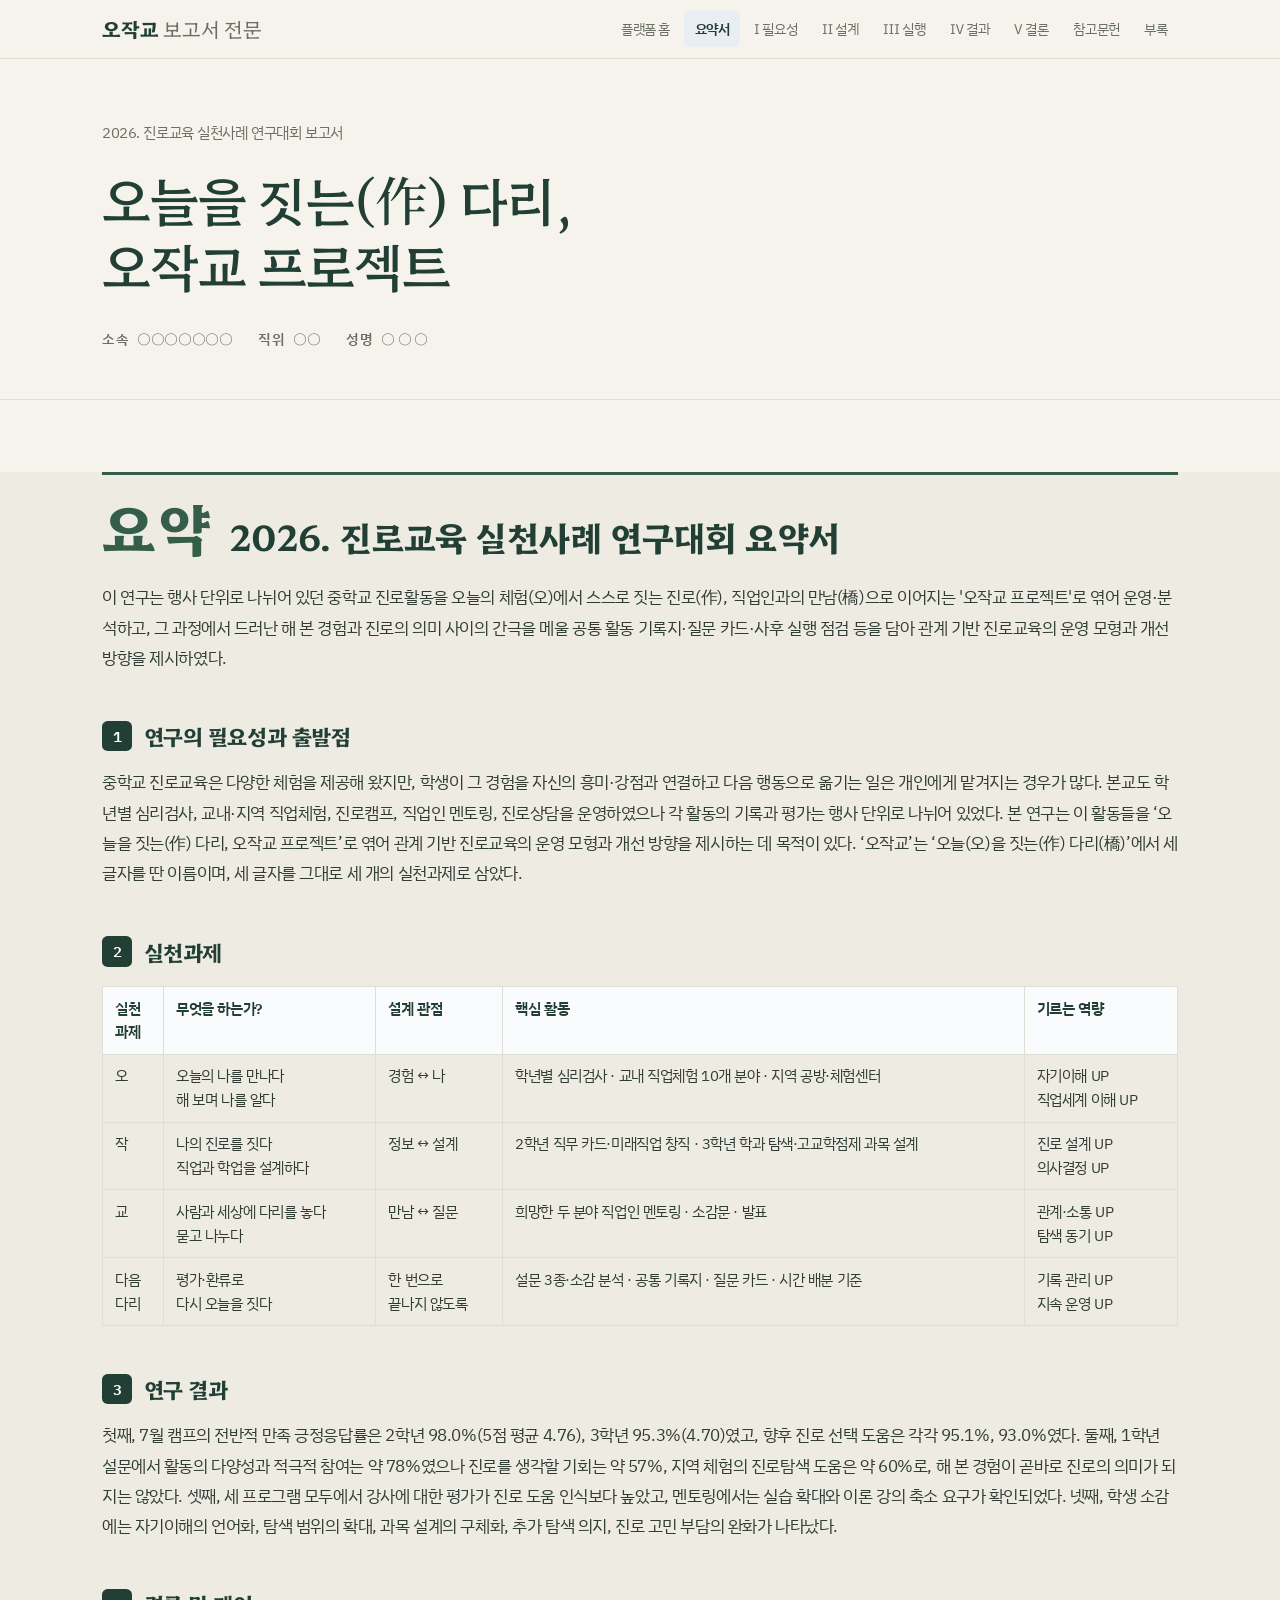
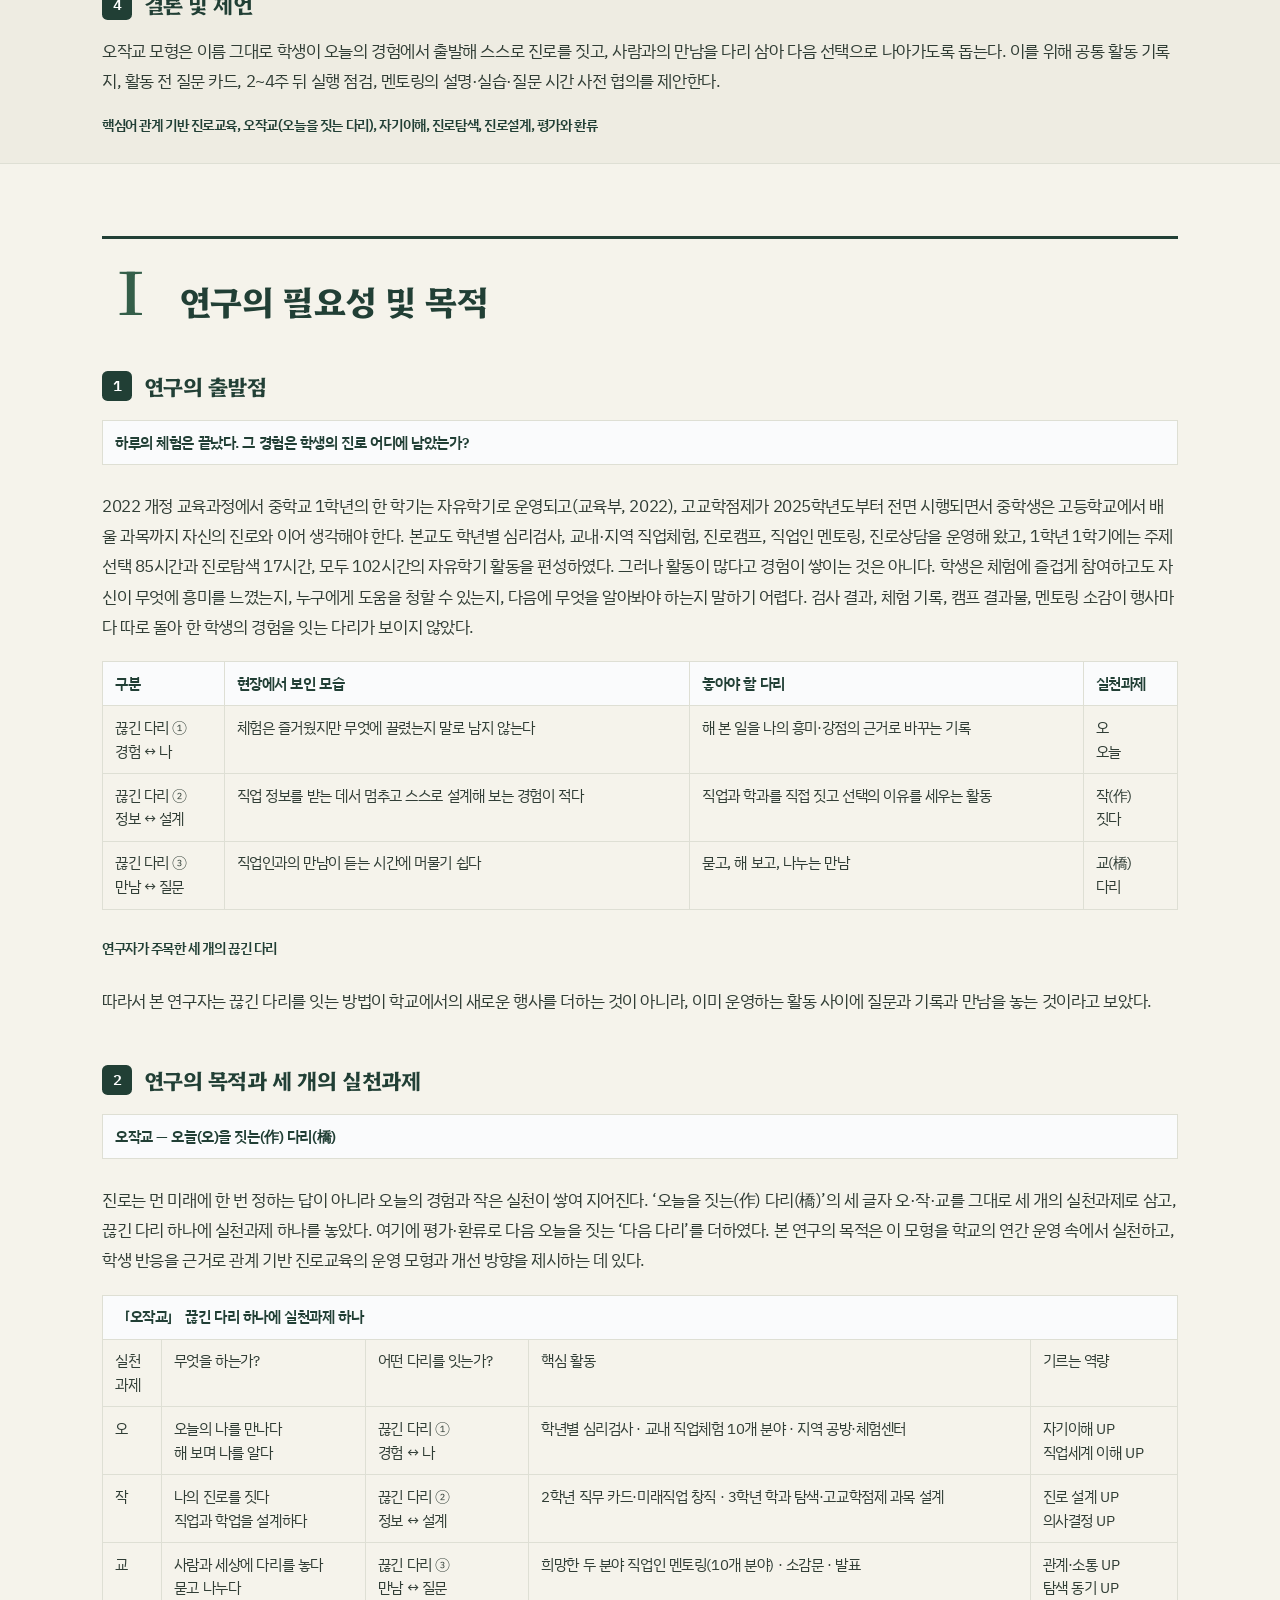
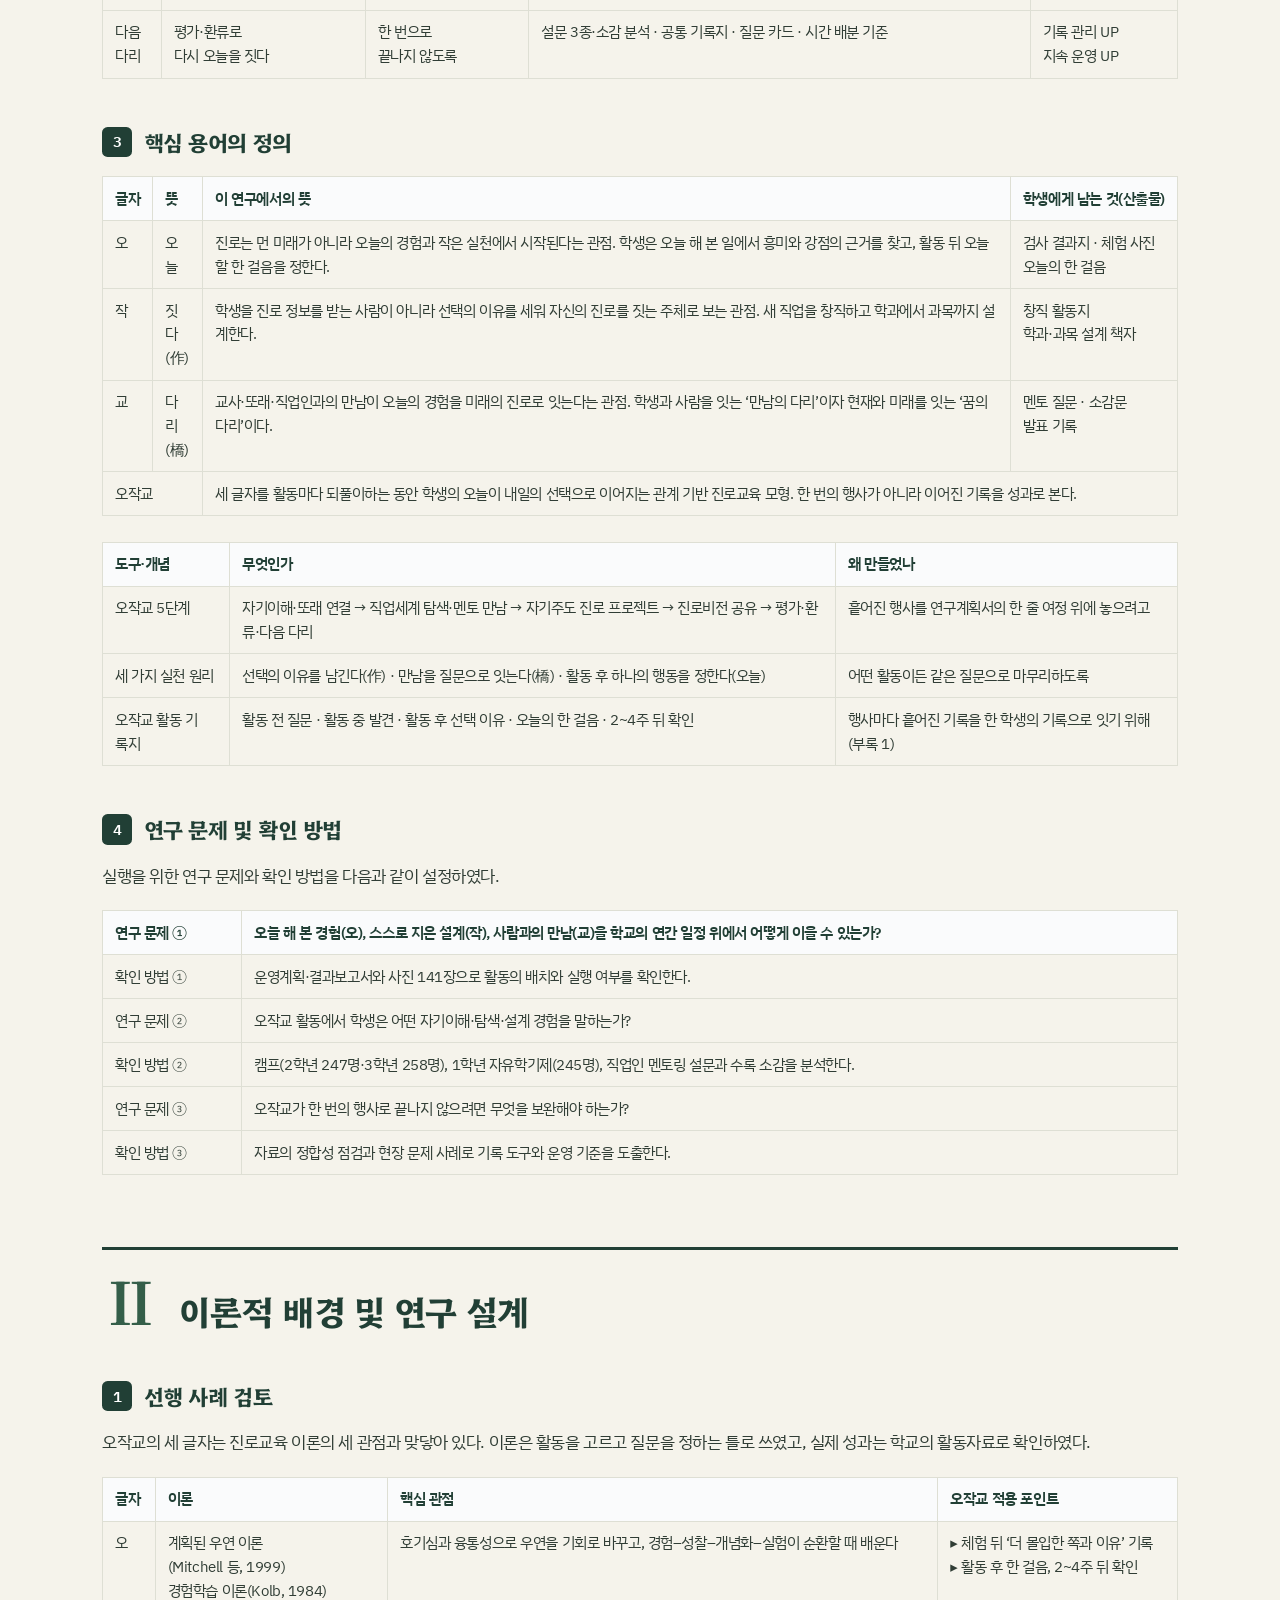
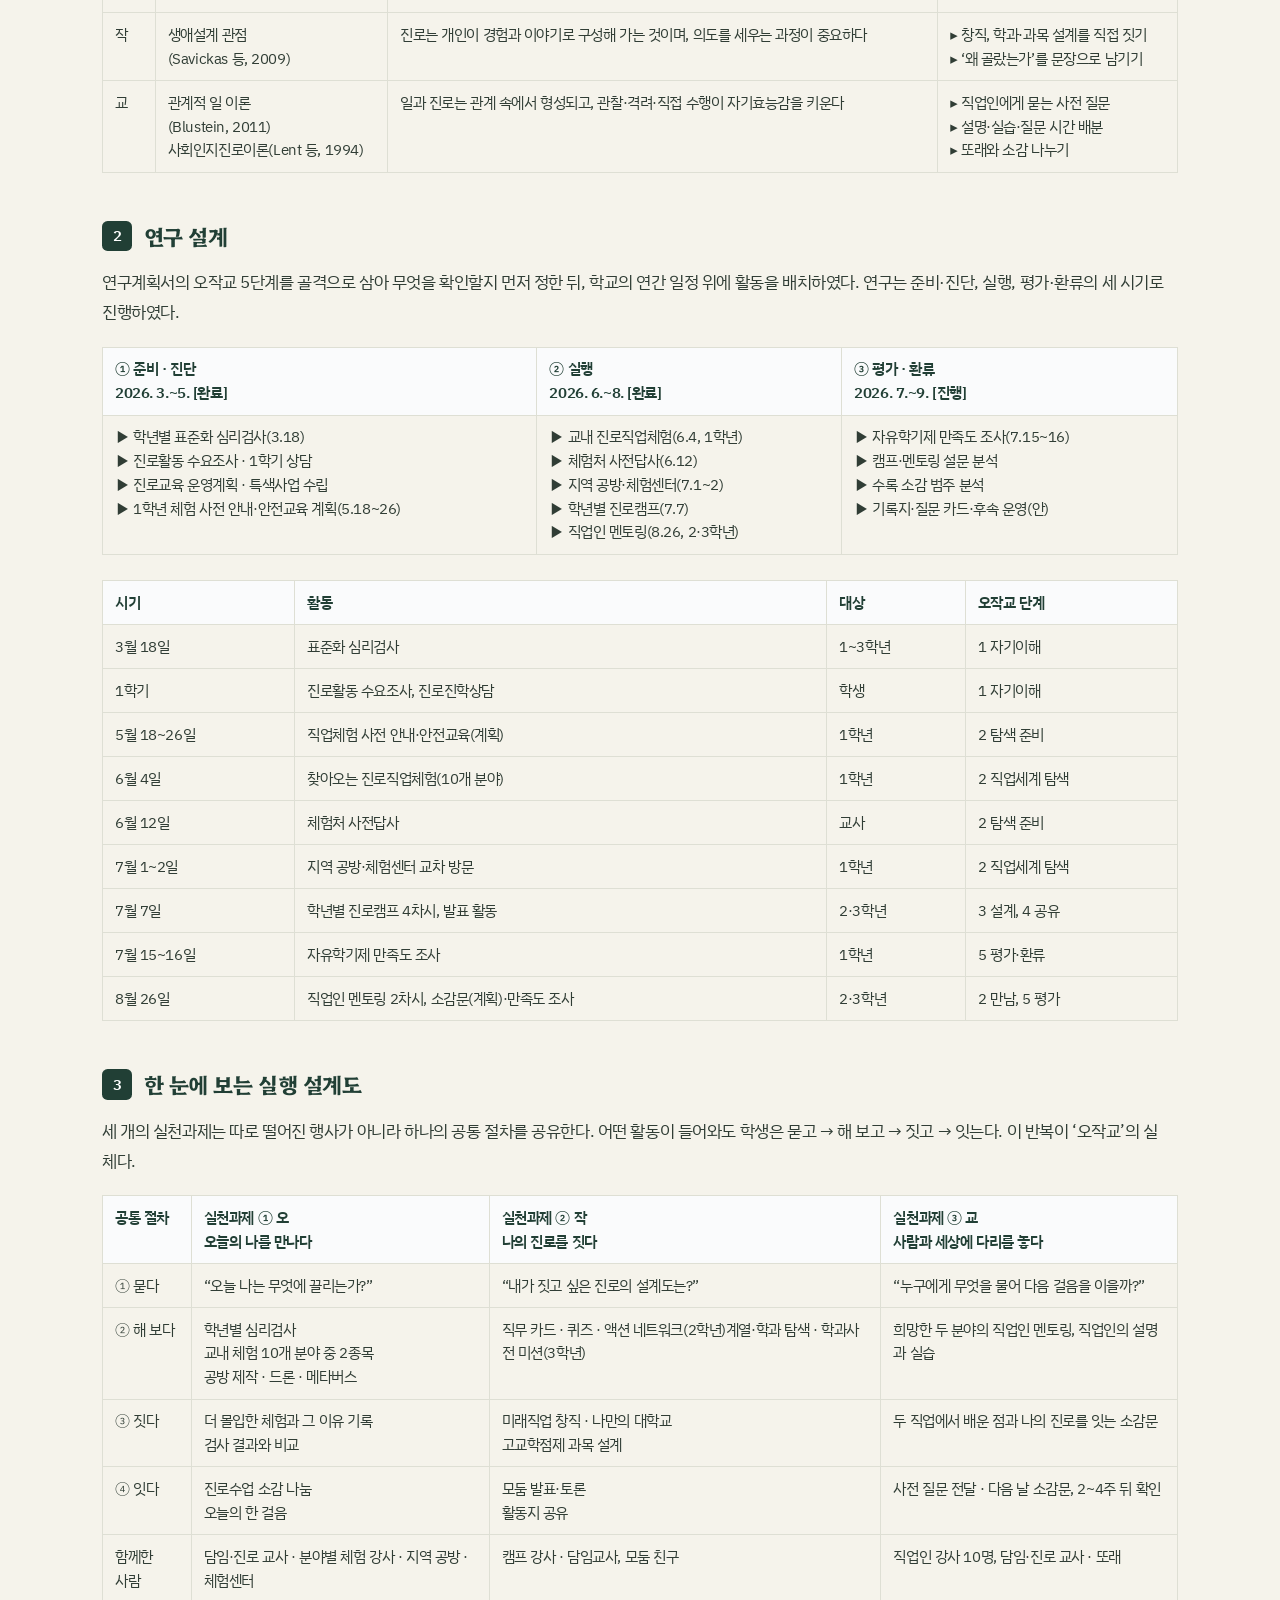
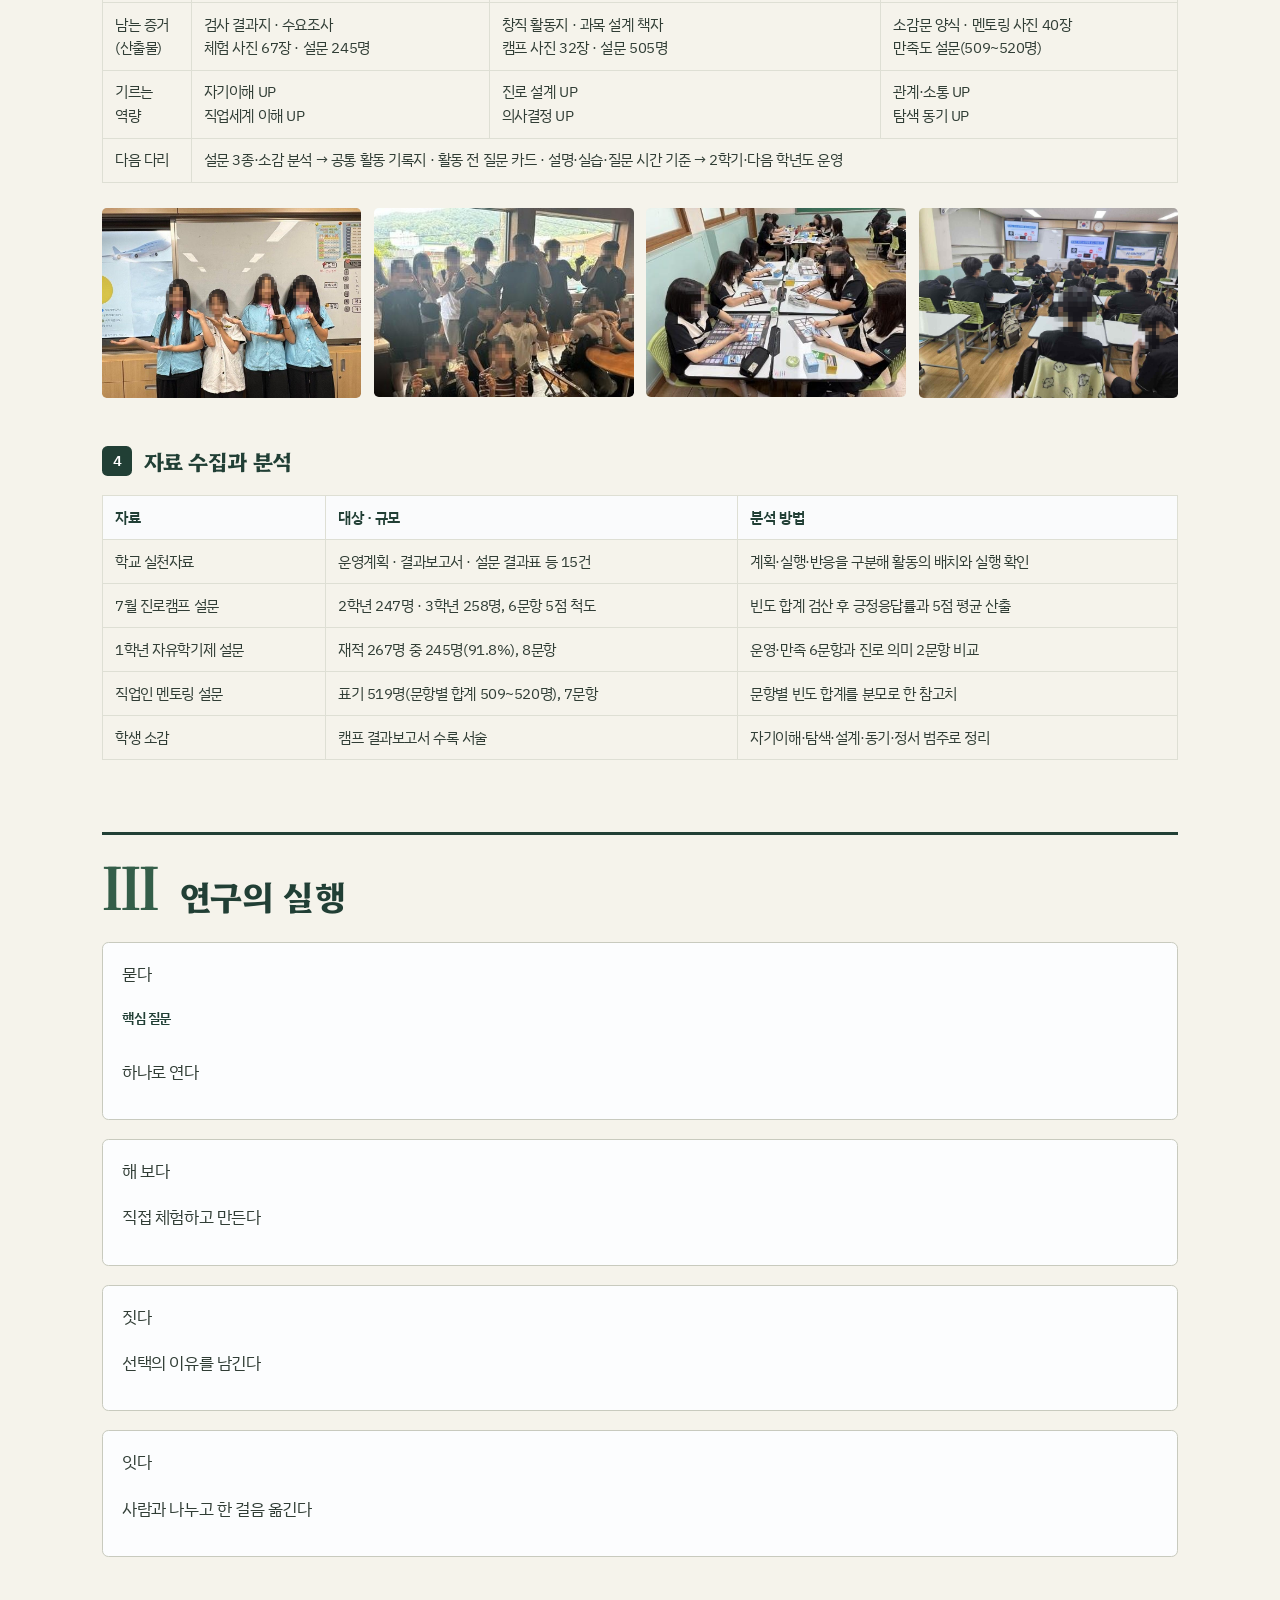
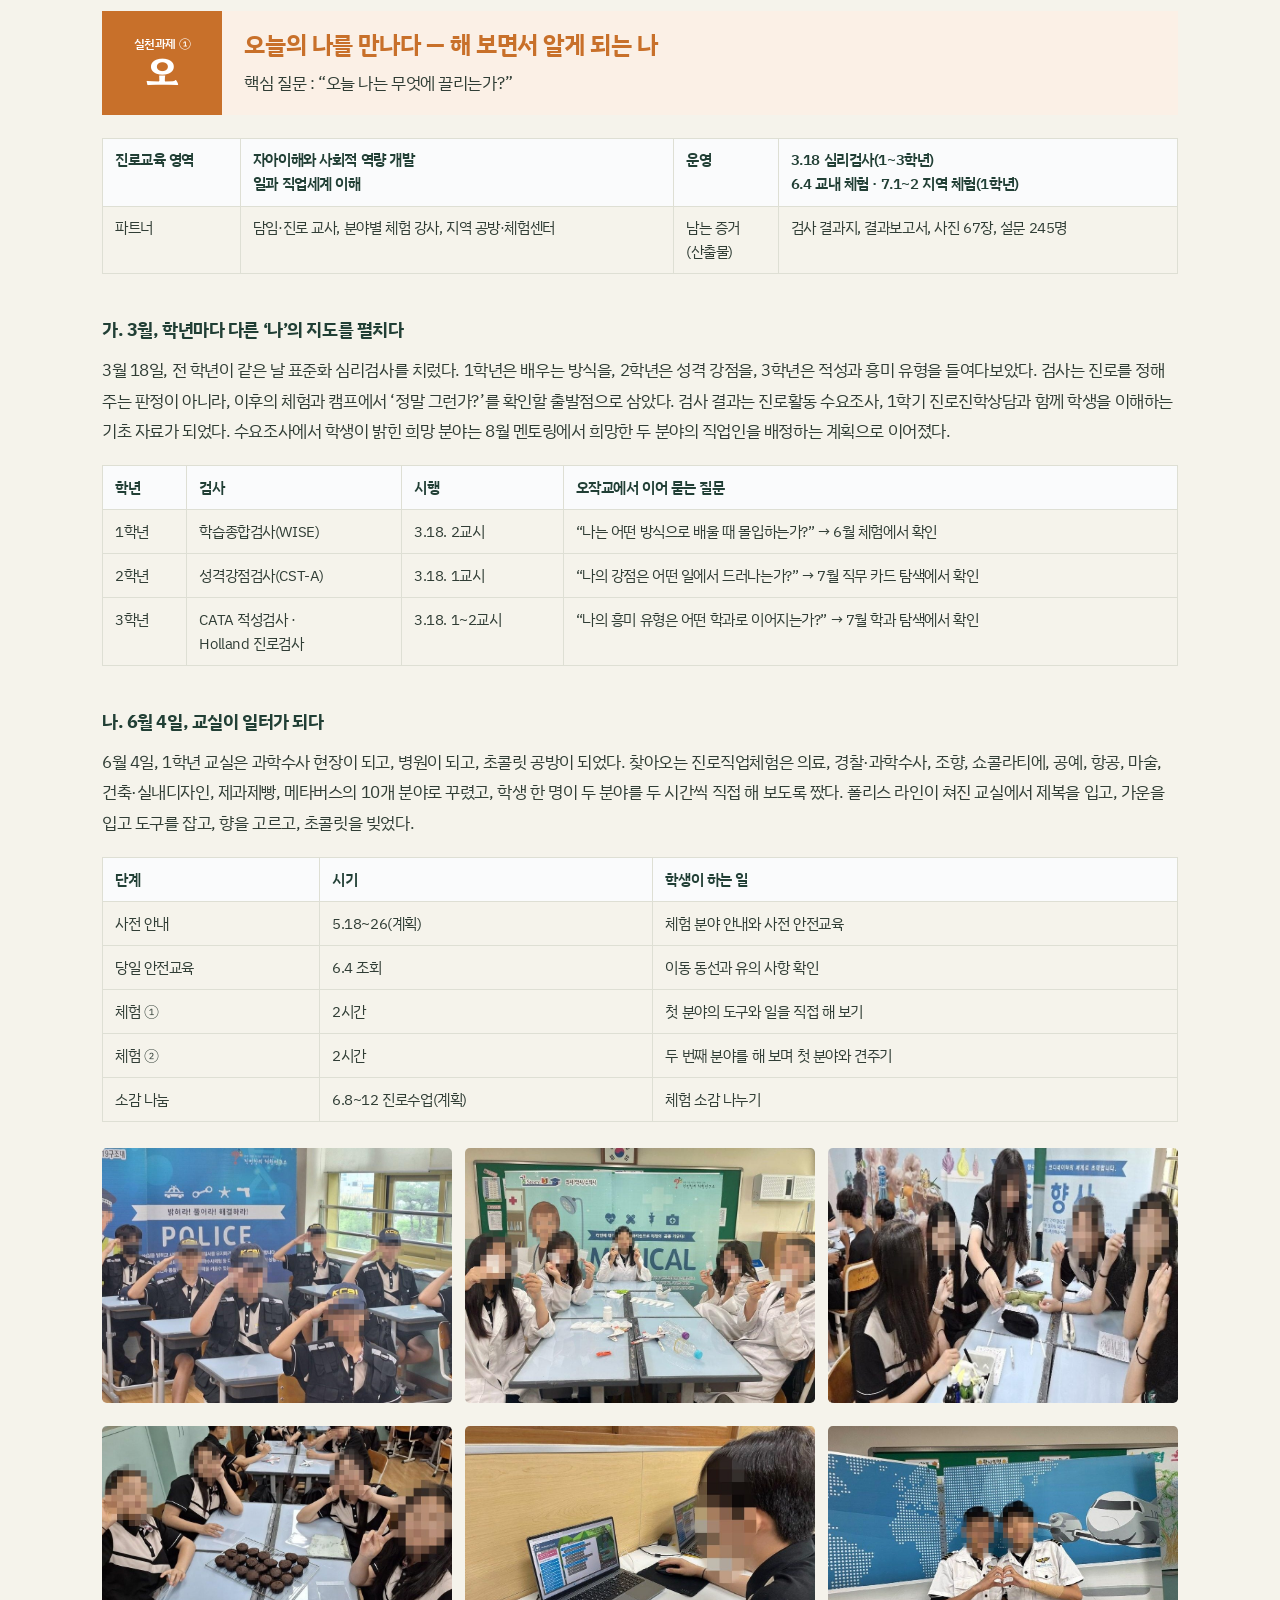
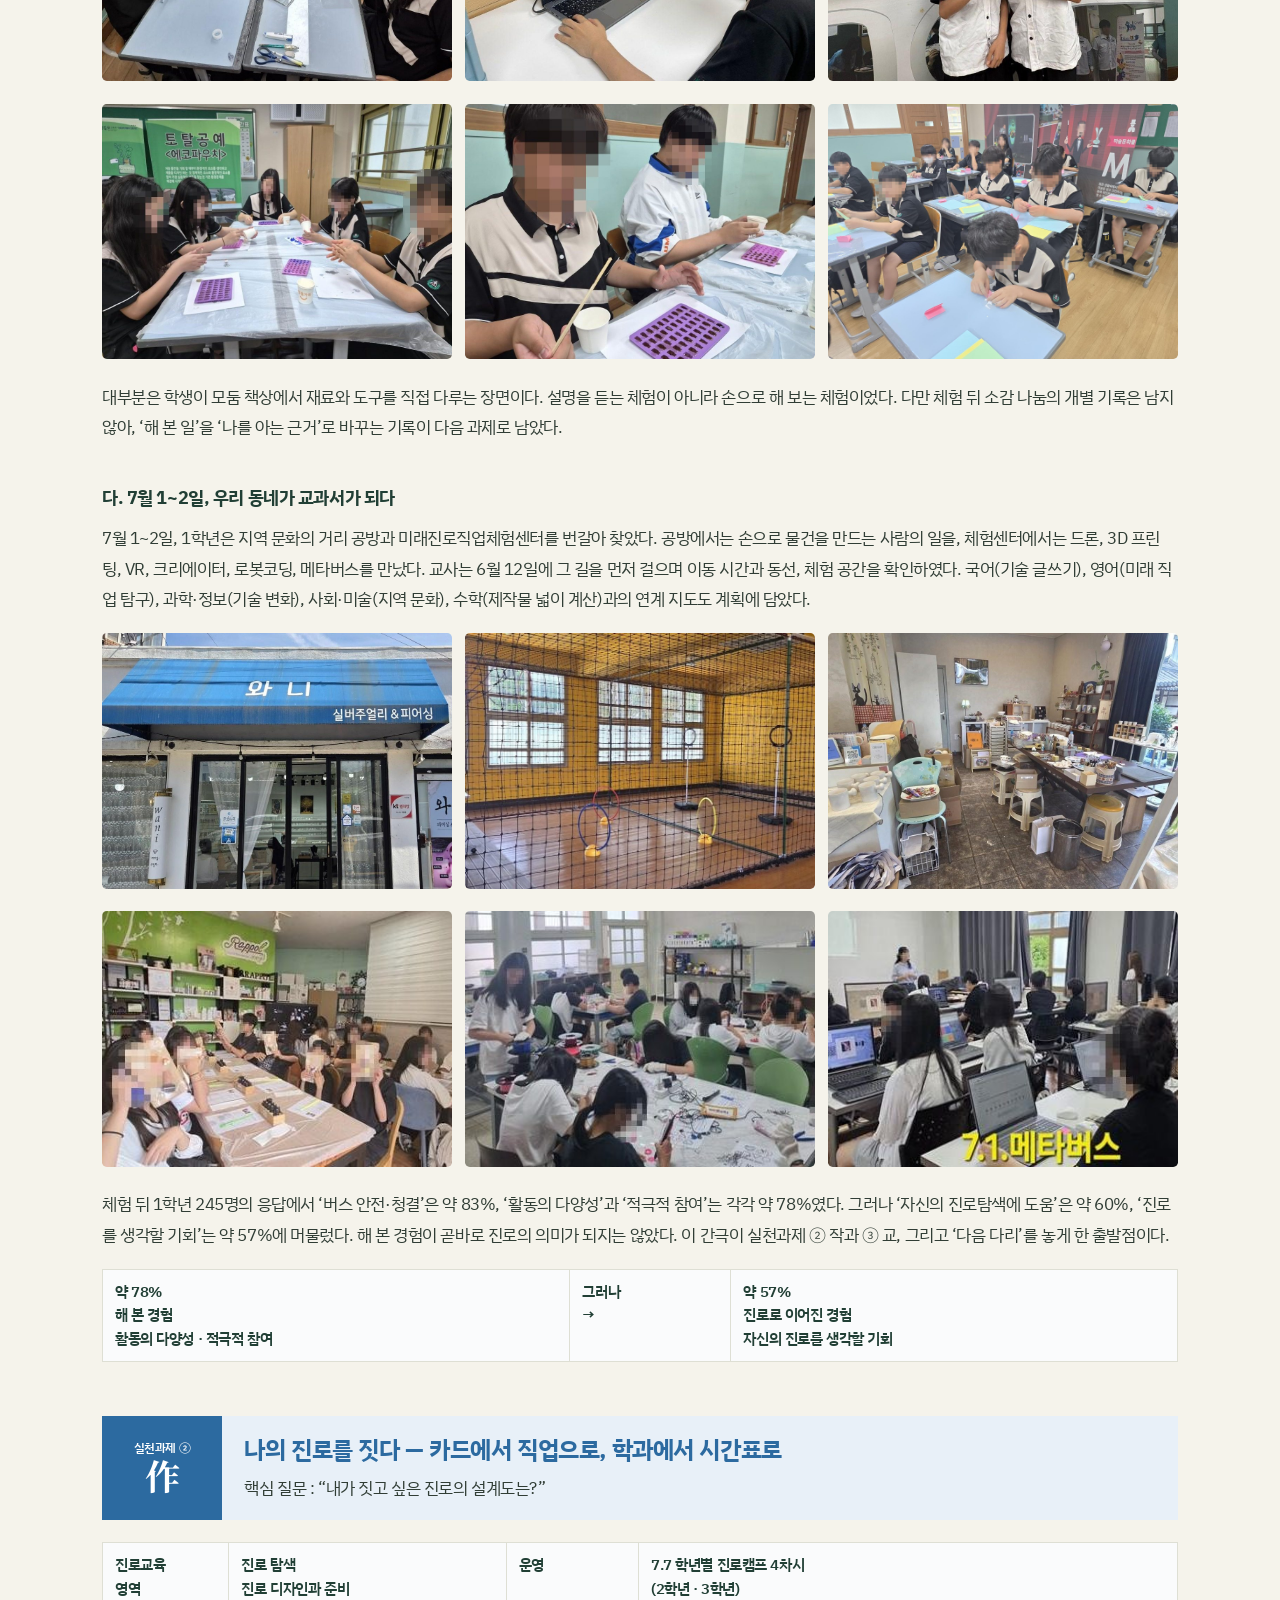
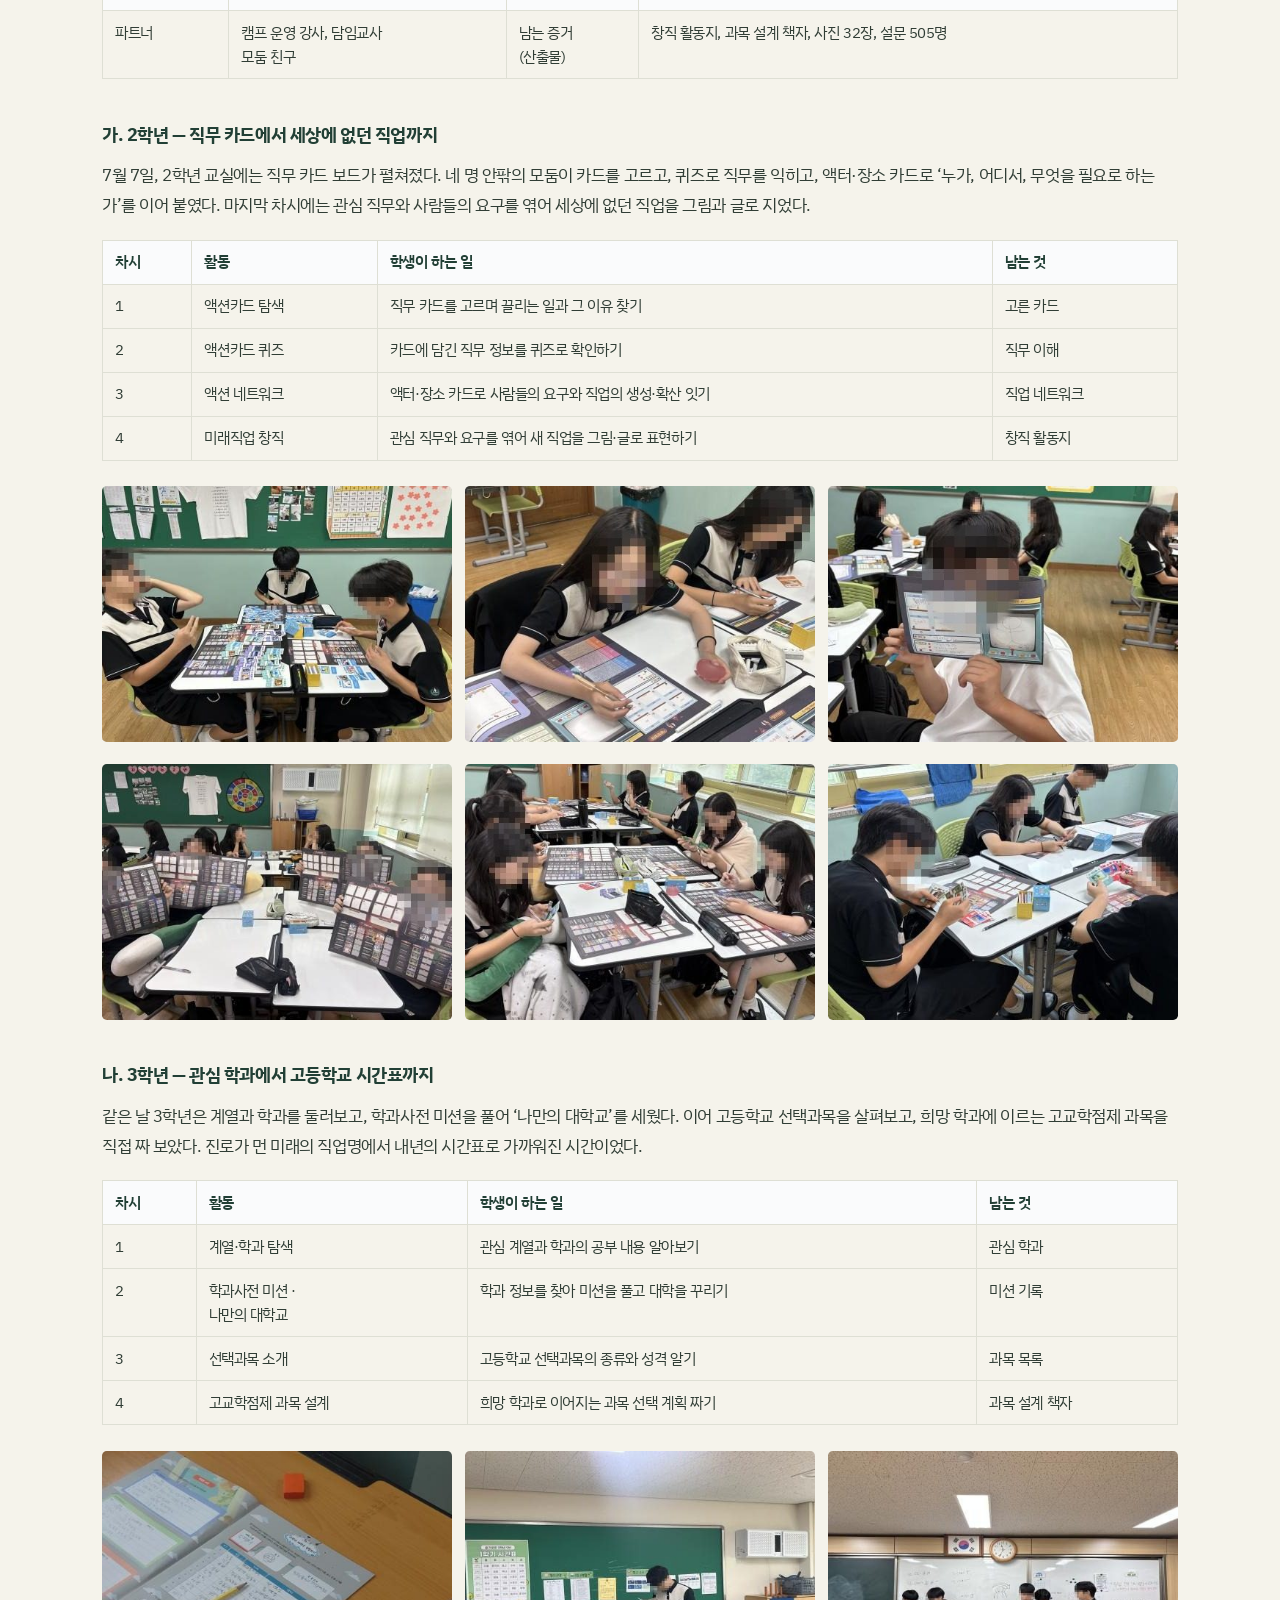
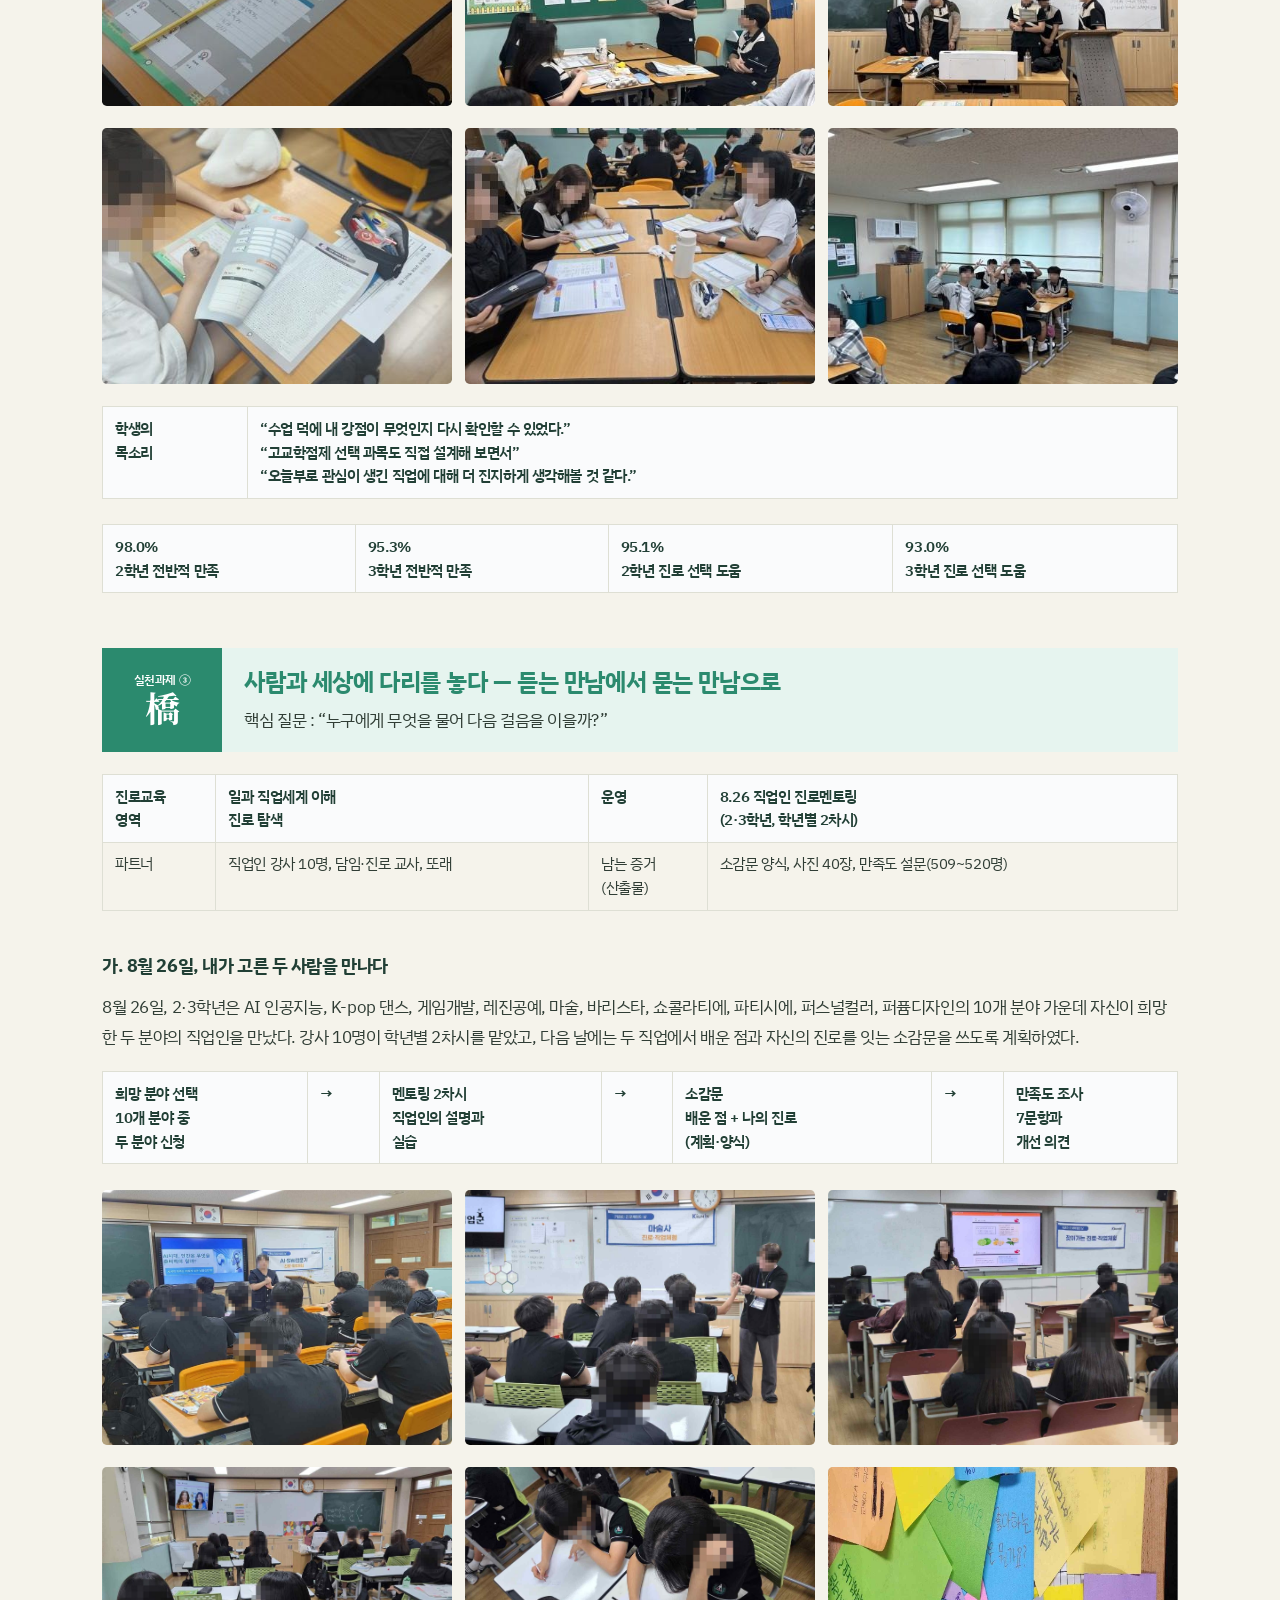
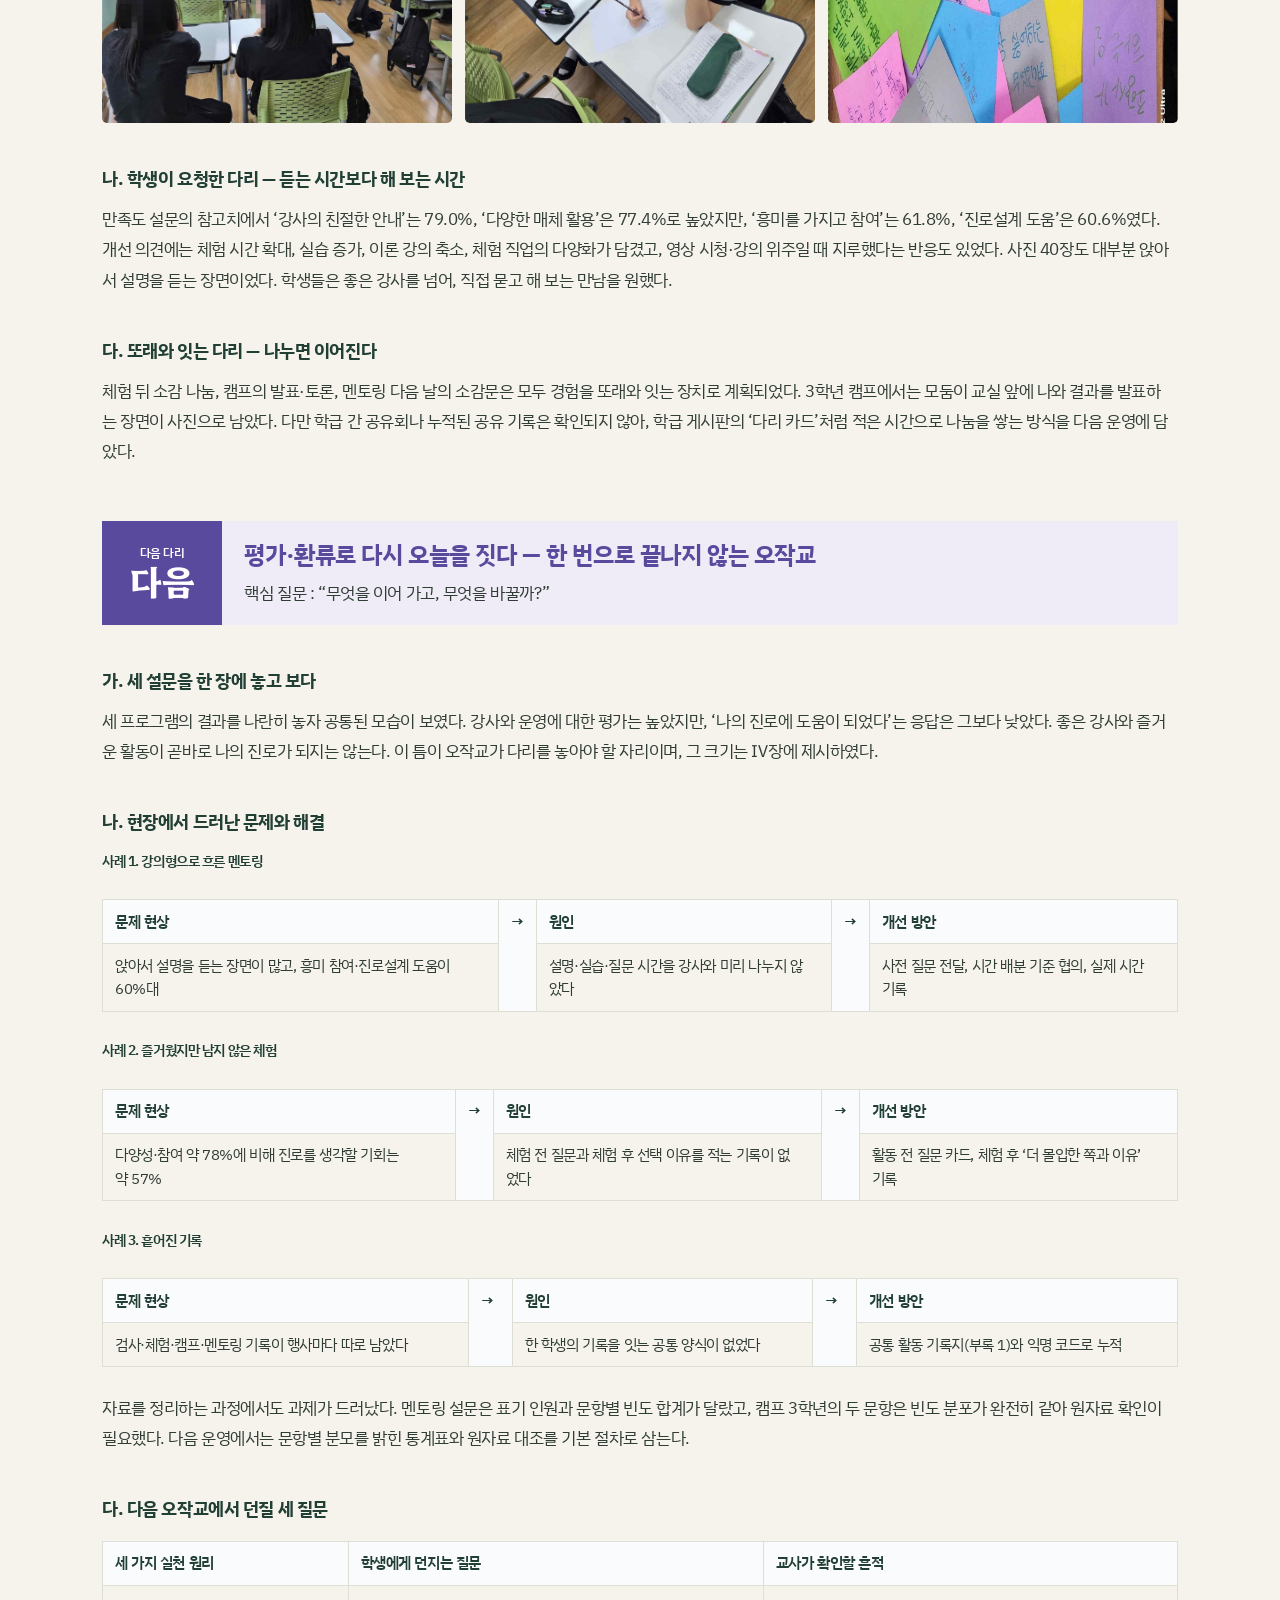
<file: report.html>
<!doctype html>
<html lang="ko"><head><meta charset="utf-8"><meta name="viewport" content="width=device-width, initial-scale=1">
<title>보고서 전문 | 오작교 프로젝트</title>
<link rel="preconnect" href="https://fonts.googleapis.com"><link rel="preconnect" href="https://fonts.gstatic.com" crossorigin>
<link href="https://fonts.googleapis.com/css2?family=Hahmlet:wght@400;500;600;700&family=IBM+Plex+Sans+KR:wght@400;500;600;700&display=swap" rel="stylesheet"><link href="https://fonts.googleapis.com/css2?family=Noto+Serif+KR:wght@700&text=%E4%BD%9C%E6%A9%8B&display=swap" rel="stylesheet">
<style>:root{
  --ink:#102d50; --text:#25313f; --muted:#5b6878; --line:#c8d2dd; --line2:#e3e9ef;
  --wash:#f3f6f9; --paper:#ffffff; --chap:#245b91;
  --si:#6835a0; --si-t:#f3edf9;
  --na:#bc4035; --na-t:#fcf0ee;
  --beu:#006b78; --beu-t:#e6f3f4;
  --ro:#227344; --ro-t:#e9f4ec;
  --hw:#102d50; --hw-t:#e9eef5; --hs:#8a642f; --hs-t:#f5efe3; --hs-l:#e7dac6;
  --c:var(--ink); --ct:var(--wash);
  --serif:"Hahmlet","Noto Serif KR",serif;
  --sans:"IBM Plex Sans KR","Apple SD Gothic Neo","Malgun Gothic",system-ui,sans-serif;
  color-scheme:light;
}
*{box-sizing:border-box}
html{scroll-behavior:smooth;scroll-padding-top:4.5rem}
@media (prefers-reduced-motion:reduce){html{scroll-behavior:auto}}
body{margin:0;background:var(--paper);color:var(--text);font:400 1.0625rem/1.78 var(--sans);
  word-break:normal;overflow-wrap:break-word;-webkit-text-size-adjust:100%}
p,li,td,th,figcaption,dd,blockquote{text-wrap:pretty}
img{max-width:100%;height:auto;display:block}
a{color:var(--chap);text-underline-offset:.18em}
a:focus-visible,button:focus-visible{outline:3px solid var(--chap);outline-offset:3px;border-radius:4px}
.wrap{max-width:72rem;margin:0 auto;padding:0 1.5rem}
.skip{position:absolute;left:-999px;top:0;background:var(--ink);color:#fff;padding:.5rem 1rem;z-index:99}
.skip:focus{left:.5rem}

/* ---------- top bar ---------- */
.bar{position:sticky;top:0;z-index:30;background:rgba(255,255,255,.94);backdrop-filter:saturate(1.4) blur(8px);
  border-bottom:1px solid var(--line2)}
.bar .wrap{display:flex;align-items:center;gap:1.5rem;height:3.6rem}
.mark{font:700 1.25rem/1 var(--serif);color:var(--ink);text-decoration:none;white-space:nowrap;letter-spacing:-.01em}
.mark i{font-style:normal;color:var(--muted);font-weight:400}
.nav{display:flex;gap:.25rem;overflow-x:auto;scrollbar-width:none;margin-left:auto}
.nav::-webkit-scrollbar{display:none}
.nav a{white-space:nowrap;text-decoration:none;color:var(--muted);font-size:.9rem;padding:.35rem .65rem;border-radius:.4rem}
.nav a:hover{color:var(--ink);background:var(--wash)}
.nav a.on{color:var(--ink);background:var(--hw-t);font-weight:600}

/* ---------- hero ---------- */
.hero{padding:3.5rem 0 3rem;border-bottom:1px solid var(--line2)}
.kicker{margin:0;color:var(--muted);font-size:.95rem}
.staff{position:relative;height:clamp(13rem,30vw,21rem);margin:1.5rem 0 1rem;
  background-image:
   linear-gradient(var(--line),var(--line)),linear-gradient(var(--line),var(--line)),
   linear-gradient(var(--line),var(--line)),linear-gradient(var(--line),var(--line)),
   linear-gradient(var(--line),var(--line));
  background-size:100% 1px;background-repeat:no-repeat;
  background-position:0 18%,0 34%,0 50%,0 66%,0 82%;
  display:grid;grid-template-columns:repeat(4,1fr);align-items:end}
.note{display:flex;flex-direction:column;align-items:flex-start;padding-left:.2rem}
.note .gl{font:700 clamp(4.2rem,13vw,10.5rem)/1 var(--serif);letter-spacing:-.02em}
.note .gloss{font-size:clamp(.8rem,1.6vw,1rem);color:var(--muted);margin-top:.5rem}
.n1{--c:var(--si);margin-bottom:0}
.n2{--c:var(--na);margin-bottom:8%}
.n3{--c:var(--beu);margin-bottom:16%}
.n4{--c:var(--ro);margin-bottom:24%}
.note .gl{color:var(--c)}
@media (prefers-reduced-motion:no-preference){
  .note{opacity:0;transform:translateY(1.2rem);animation:rise .9s cubic-bezier(.2,.7,.2,1) forwards}
  .n2{animation-delay:.35s}.n3{animation-delay:.7s}.n4{animation-delay:1.05s}
  @keyframes rise{to{opacity:1;transform:none}}
}
.hero h1{font:700 clamp(1.9rem,4.6vw,3.3rem)/1.25 var(--serif);color:var(--ink);margin:1.2rem 0 .4rem;letter-spacing:-.02em}
.hero .sub{font:500 clamp(1.05rem,2vw,1.35rem)/1.4 var(--serif);color:var(--chap);margin:0}
.hero .tag{margin:1.4rem 0 0;color:var(--text);font-size:1.05rem}
.cover{display:flex;flex-wrap:wrap;gap:.3rem 1.6rem;margin:1.8rem 0 0;font-size:.9rem;color:var(--muted)}
.cover div{display:flex;gap:.6rem}.cover dt{font-weight:600}.cover dd{margin:0}

/* ---------- sections ---------- */
main section{scroll-margin-top:4.5rem}
.band{background:var(--wash);border-bottom:1px solid var(--line2)}
.chap{display:flex;align-items:baseline;gap:1.1rem;margin:4.5rem 0 1.5rem;padding-top:1.4rem;border-top:3px solid var(--ink)}
.chap .num{font:700 clamp(2.4rem,5vw,3.6rem)/1 var(--serif);color:var(--chap);letter-spacing:.02em}
.chap h2{font:700 clamp(1.5rem,3vw,2.15rem)/1.3 var(--serif);color:var(--ink);margin:0}
.chap p{margin:.3rem 0 0;color:var(--muted)}
h3.sec{display:flex;align-items:center;gap:.7rem;font:700 1.35rem/1.4 var(--serif);color:var(--ink);margin:3rem 0 1rem}
h3.sec .n{flex:none;display:inline-grid;place-items:center;width:1.9rem;height:1.9rem;border-radius:.35rem;
  background:var(--ink);color:#fff;font:600 .95rem/1 var(--sans)}
h3.plain{font:700 1.3rem/1.4 var(--serif);color:var(--ink);margin:3rem 0 1rem}
h4{font:700 1.15rem/1.45 var(--sans);color:var(--c);margin:2.6rem 0 .8rem}
h5{font:600 1rem/1.5 var(--sans);color:var(--ink);margin:1.6rem 0 .4rem}
.prose{max-width:46rem}
p{margin:0 0 1rem}
.lead{font-size:1.15rem;line-height:1.8;color:var(--ink)}
.ask{font:600 clamp(1.2rem,2.4vw,1.55rem)/1.5 var(--serif);color:var(--ink);margin:1.2rem 0 1.4rem;
  padding:.2rem 0 .2rem 1.1rem;border-left:4px solid var(--c)}
.ticks{list-style:none;padding:0;margin:0 0 1.2rem}
.ticks li{position:relative;padding-left:1.1rem;margin:.35rem 0}
.ticks li::before{content:"";position:absolute;left:0;top:.72em;width:.45rem;height:.45rem;background:var(--c);border-radius:1px}
.fn{font-size:.72em;vertical-align:super;line-height:0}
.fn a{text-decoration:none;font-weight:600}
.fnote{font-size:.88rem;color:var(--muted);border-top:1px solid var(--line2);padding-top:.5rem;margin:-.2rem 0 1.4rem;max-width:46rem}
.fnote b{color:var(--ink);margin-right:.4rem}
.cap{font-size:.9rem;color:var(--muted);text-align:center;margin:.2rem 0 1.6rem}
.cap a{word-break:break-all}

/* ---------- tables ---------- */
.tw{overflow-x:auto;margin:1.2rem 0 1.6rem;-webkit-overflow-scrolling:touch}
table{border-collapse:collapse;width:100%;font-size:.93rem;line-height:1.6;min-width:40rem}
table.narrow{min-width:0}
table.wide{min-width:54rem}
caption{caption-side:top;text-align:left;font:600 1rem/1.5 var(--sans);color:var(--ink);padding:0 0 .6rem}
caption small{display:block;font-weight:400;color:var(--muted);font-size:.9rem}
th,td{padding:.6rem .75rem;border:1px solid var(--line2);vertical-align:top;text-align:left}
thead th{background:var(--ct);color:var(--c);font-weight:600;border-color:var(--line);vertical-align:middle}
tbody th{background:#fafbfc;color:var(--ink);font-weight:600;white-space:nowrap}
td.ctr,th.ctr{text-align:center;vertical-align:middle}
.gc{color:#fff !important;font:700 1.45rem/1.2 var(--serif) !important;text-align:center !important;vertical-align:middle !important;white-space:nowrap}
.gc small{display:block;font:500 .75rem/1.3 var(--sans)}
.g-si{background:var(--si) !important}.g-na{background:var(--na) !important}.g-beu{background:var(--beu) !important}
.g-ro{background:var(--ro) !important}.g-hw{background:var(--hs) !important}
.h-si{background:var(--si-t) !important;color:var(--si) !important}.h-na{background:var(--na-t) !important;color:var(--na) !important}
.h-beu{background:var(--beu-t) !important;color:var(--beu) !important}.h-ro{background:var(--ro-t) !important;color:var(--ro) !important}
tr.span td{background:var(--wash);font-weight:600;color:var(--ink);text-align:center}
td b,th b{color:var(--ink)}

/* ---------- task sections ---------- */
.t-si{--c:var(--si);--ct:var(--si-t)}.t-na{--c:var(--na);--ct:var(--na-t)}
.t-beu{--c:var(--beu);--ct:var(--beu-t)}.t-ro{--c:var(--ro);--ct:var(--ro-t)}.t-hw{--c:var(--hs);--ct:var(--hs-t)}
.thead{display:grid;grid-template-columns:auto 1fr;gap:1.4rem;align-items:center;margin:4rem 0 1.4rem;
  padding:1.4rem 0;border-top:2px solid var(--c);border-bottom:1px solid var(--line2)}
.thead .sq{width:5.6rem;height:5.6rem;display:grid;place-items:center;background:var(--c);color:#fff;
  font:700 2.9rem/1 var(--serif);border-radius:.3rem}
.thead .sq.wide{font-size:1.9rem}
.thead .lab{margin:0;color:var(--c);font-weight:600;font-size:.95rem}
.thead h3{margin:.15rem 0 .35rem;font:700 clamp(1.3rem,2.6vw,1.75rem)/1.35 var(--serif);color:var(--ink)}
.thead .q{margin:0;color:var(--text)}
.thead .q b{color:var(--c);font-weight:600;margin-right:.4rem}
.meta{display:grid;grid-template-columns:auto 1fr auto 1fr;border-top:1px solid var(--line);border-bottom:1px solid var(--line);
  font-size:.93rem;margin:0 0 2rem}
.meta dt{background:var(--ct);color:var(--c);font-weight:600;padding:.6rem .8rem;white-space:nowrap}
.meta dd{margin:0;padding:.6rem .9rem;border-bottom:1px solid var(--line2)}
.meta dt{border-bottom:1px solid var(--line2)}
@media (max-width:760px){.meta{grid-template-columns:auto 1fr}}

/* ---------- special components ---------- */
.steps4{display:grid;grid-template-columns:repeat(4,1fr);gap:0;margin:1.6rem 0 2rem;border:1px solid var(--line);border-radius:.4rem;overflow:hidden}
.steps4 div{padding:1rem 1.1rem;border-right:1px solid var(--line2);background:#fff}
.steps4 div:last-child{border-right:0}
.steps4 b{display:block;font:700 1.35rem/1.3 var(--serif);color:var(--ink)}
.steps4 span{font-size:.9rem;color:var(--muted)}
.steps4 i{font-style:normal;font-size:.8rem;color:var(--chap);font-weight:600}
@media (max-width:640px){.steps4{grid-template-columns:1fr 1fr}.steps4 div:nth-child(2){border-right:0}.steps4 div:nth-child(-n+2){border-bottom:1px solid var(--line2)}}

.phases{display:grid;grid-template-columns:repeat(3,1fr);gap:1rem;margin:1.2rem 0 2rem;counter-reset:ph}
.phases section{border-top:3px solid var(--chap);padding-top:.8rem}
.phases section.todo{border-top-style:dashed}
.phases h5{margin:0;font-size:1.02rem}
.phases .when{font-size:.85rem;color:var(--muted);margin:.1rem 0 .6rem}
.phases .st{display:inline-block;font-size:.75rem;font-weight:600;padding:.05rem .45rem;border-radius:.25rem;margin-left:.3rem;background:var(--hw-t);color:var(--ink)}
.phases .todo .st{background:#fff;border:1px dashed var(--chap);color:var(--chap)}
.phases p{font-size:.93rem;margin:.3rem 0}
@media (max-width:760px){.phases{grid-template-columns:1fr}}

.weights{display:grid;grid-template-columns:2fr 1fr 1fr 1fr;gap:3px;margin:1.4rem 0 .6rem}
.weights div{background:var(--wash);padding:.9rem 1rem;min-width:0}
.weights div:first-child{background:var(--ink);color:#fff}
.weights div:first-child b,.weights div:first-child strong{color:#fff}
.weights div:first-child p{color:#dfe7f0}
.weights strong{display:block;font:700 1.9rem/1.1 var(--serif);color:var(--ink)}
.weights b{display:block;margin:.35rem 0 .3rem;color:var(--ink)}
.weights p{font-size:.88rem;margin:0;color:var(--muted)}
@media (max-width:760px){.weights{grid-template-columns:1fr 1fr}}

.fields{list-style:none;padding:0;margin:1.4rem 0 .4rem;display:grid;grid-template-columns:repeat(3,1fr);
  border-top:1px solid var(--line)}
.fields li{display:grid;grid-template-columns:2.2rem 1fr;gap:.2rem .5rem;padding:.75rem .5rem;border-bottom:1px solid var(--line2)}
.fields .k{font:700 1rem/1.5 var(--serif);color:var(--ro)}
.fields b{color:var(--ink);font-weight:600}
.fields li>span:last-child{grid-column:2;font-size:.88rem;color:var(--muted)}
@media (max-width:760px){.fields{grid-template-columns:1fr 1fr}}
@media (max-width:480px){.fields{grid-template-columns:1fr}}

.dilemma{border:1px solid var(--line);border-radius:.4rem;margin:1.4rem 0 1.4rem;overflow:hidden}
.dilemma header{padding:.9rem 1.1rem;background:var(--ct);color:var(--c)}
.dilemma header b{display:block;font:700 1.1rem/1.4 var(--serif);color:var(--ink)}
.dilemma .cols{display:grid;grid-template-columns:1fr 1fr}
.dilemma .cols>div{padding:1rem 1.1rem}
.dilemma .cols>div+div{border-left:1px solid var(--line2)}
.dilemma h5{margin:0 0 .5rem;color:var(--c)}
.dilemma p{font-size:.93rem}
.dilemma .fix{background:var(--wash);padding:.7rem .8rem;border-radius:.3rem;margin:0}
.dilemma .fix b{color:var(--c);margin-right:.4rem}
@media (max-width:760px){.dilemma .cols{grid-template-columns:1fr}.dilemma .cols>div+div{border-left:0;border-top:1px solid var(--line2)}}

.twocol{display:grid;grid-template-columns:1fr 1fr;gap:2rem;margin:1.2rem 0 1.8rem}
.twocol h5{margin:0 0 .6rem;font:700 1.08rem/1.4 var(--serif);color:var(--c);border-bottom:1px solid var(--line);padding-bottom:.4rem}
.twocol dl{margin:0}.twocol dt{font-weight:600;color:var(--ink);margin-top:.8rem}.twocol dd{margin:.1rem 0 0;font-size:.93rem}
@media (max-width:760px){.twocol{grid-template-columns:1fr}}

.cards4{display:grid;grid-template-columns:repeat(4,1fr);gap:.8rem;margin:1.4rem 0 1.8rem;counter-reset:cd}
.cards4 article{border:1px solid var(--line);border-top:4px solid var(--c);border-radius:.3rem;padding:.9rem 1rem;display:flex;flex-direction:column}
.cards4 h5{margin:0 0 .6rem;font:700 1.05rem/1.4 var(--serif);color:var(--ink)}
.cards4 h5 span{color:var(--c);margin-right:.35rem}
.cards4 .src{font-size:.9rem;color:var(--ink);background:var(--ct);padding:.5rem .6rem;border-radius:.25rem;margin:0 0 .6rem}
.cards4 .exp{font-size:.88rem;color:var(--text);margin:0 0 .8rem}
.cards4 .ev{margin-top:auto;font-size:.82rem;color:var(--muted);border-top:1px dashed var(--line);padding-top:.5rem}
@media (max-width:900px){.cards4{grid-template-columns:1fr 1fr}}
@media (max-width:520px){.cards4{grid-template-columns:1fr}}

.cases{display:grid;grid-template-columns:1fr 1fr;gap:1.4rem;margin:1.4rem 0 .4rem}
.cases article{border:1px solid var(--line);border-radius:.4rem;padding:1rem 1.1rem}
.cases h5{margin:0 0 .8rem;font:700 1.05rem/1.4 var(--serif)}
.chain{list-style:none;padding:0;margin:0}
.chain li{position:relative;padding:.55rem .8rem;background:var(--wash);border-radius:.3rem;margin-bottom:1.3rem;font-size:.93rem}
.chain li:not(:last-child)::after{content:"";position:absolute;left:1.2rem;bottom:-1.05rem;border:6px solid transparent;border-top:8px solid var(--line)}
.chain li b{display:block;font-size:.8rem;color:var(--c);font-weight:600}
.chain li:last-child{background:var(--ct)}
.fixline{font-size:.9rem;margin:.2rem 0 0}
.fixline b{display:block;color:var(--ink);margin-bottom:.35rem}
.chips{display:flex;flex-wrap:wrap;gap:.35rem;list-style:none;padding:0;margin:0}
.chips li{font-size:.83rem;border:1px solid var(--line);border-radius:999px;padding:.15rem .65rem;background:#fff}
@media (max-width:760px){.cases{grid-template-columns:1fr}}

.verdict{display:grid;gap:.4rem;margin:1rem 0 1.8rem;max-width:46rem}
.verdict p{margin:0;padding:.65rem .9rem;background:var(--na-t);border-left:4px solid var(--na)}
.verdict p:last-child{background:var(--hw-t);border-color:var(--ink)}
.verdict b{margin-right:.6rem;color:var(--ink)}

.portable{border:1px solid var(--line);border-radius:.4rem;margin:1.4rem 0 2rem;padding:1.2rem 1.2rem 1.4rem}
.portable>h5{margin:0 0 1rem;font:700 1.15rem/1.4 var(--serif);color:var(--ink)}
.portable h6{margin:1.2rem 0 .7rem;font:600 .98rem/1.5 var(--sans);color:var(--chap)}
.portable h6:first-of-type{margin-top:0}
.flow{display:grid;grid-template-columns:1fr auto 1fr auto 1fr;align-items:stretch;gap:.4rem}
.flow.two{grid-template-columns:1fr auto 1.3fr}
.box{border:1px solid var(--line2);border-radius:.35rem;background:var(--wash);padding:.8rem .9rem;font-size:.9rem}
.box b{display:block;color:var(--ink);margin-bottom:.35rem}
.box p{margin:.15rem 0}
.box .pill{display:inline-block;background:#fff;border:1px solid var(--beu);color:var(--beu);border-radius:999px;padding:.1rem .7rem;font-weight:600;margin:.2rem 0 .4rem}
.box ol{margin:.2rem 0 .4rem;padding-left:1.2rem}
.box .mini{display:grid;grid-template-columns:1fr 1fr;gap:.3rem;margin:.3rem 0}
.box .mini span{background:#fff;border:1px solid var(--line2);border-radius:.25rem;padding:.3rem .4rem;font-size:.83rem;text-align:center}
.box .foot{color:var(--muted);font-size:.84rem;margin-top:.4rem}
.via{display:flex;flex-direction:column;align-items:center;justify-content:center;text-align:center;font-size:.78rem;color:var(--muted);min-width:4.4rem;line-height:1.35}
.via::after{content:"→";display:block;font-size:1.5rem;line-height:1;color:var(--chap);margin-top:.25rem}
@media (max-width:860px){.flow,.flow.two{grid-template-columns:1fr}.via{min-width:0;padding:.2rem 0;flex-direction:row;gap:.5rem}.via::after{content:"↓";margin:0}}

/* ---------- figures & galleries ---------- */
.gal{display:flex;flex-wrap:wrap;gap:.8rem;margin:1.2rem 0 1.4rem;align-items:flex-start}
.gal>figure{flex:1 1 calc((100% - (var(--n) - 1) * .8rem) / var(--n));min-width:min(100%,9.5rem);margin:0;position:relative}
.gal>figure.multi .ims{display:grid;grid-template-columns:1fr 1fr;gap:.4rem}
.gal>.qr{flex:0 0 10.5rem}
.gal.one>figure{flex:0 1 46rem}
.gal.one.tall>figure{flex:0 1 26rem}
.gal figcaption{font-size:.85rem;color:var(--muted);margin-top:.4rem;line-height:1.5}
.zoom{display:block;border-radius:.3rem;overflow:hidden;background:var(--wash);cursor:zoom-in}
.zoom img{width:100%;transition:transform .25s}
.zoom:hover img{transform:scale(1.015)}
@media (max-width:620px){.gal>figure{flex-basis:calc(50% - .4rem);min-width:7rem}.gal>.qr{flex:0 0 calc(50% - .4rem)}}
.qrchip{position:absolute;right:.45rem;top:.45rem;background:var(--ink);color:#fff;font-size:.76rem;font-weight:600;
  text-decoration:none;padding:.25rem .55rem;border-radius:.3rem;box-shadow:0 1px 0 rgba(0,0,0,.2)}
.qrchip:hover{background:var(--chap)}
a.qr{display:flex;flex-direction:column;gap:.35rem;text-decoration:none;color:var(--ink);border:1px solid var(--line);
  border-radius:.4rem;padding:.6rem .6rem .7rem;background:#fff;transition:border-color .2s}
a.qr:hover{border-color:var(--chap)}
a.qr img{width:100%;image-rendering:pixelated;border-radius:.15rem}
a.qr .l{font-size:.82rem;font-weight:600;line-height:1.4}
a.qr .d{font-size:.74rem;color:var(--chap);word-break:break-all;line-height:1.35}
a.qr .go{font-size:.74rem;font-weight:600;color:#fff;background:var(--chap);align-self:flex-start;padding:.1rem .5rem;border-radius:.25rem}
.headqr{display:grid;grid-template-columns:1fr 9rem;gap:1.2rem;align-items:center;margin:3rem 0 1rem;
  border-top:1px solid var(--line);padding-top:1.2rem}
.headqr h3{margin:0;font:700 1.25rem/1.4 var(--serif);color:var(--ink)}
.headqr a.qr{padding:.45rem}
@media (max-width:520px){.headqr{grid-template-columns:1fr 7rem}}
.single{margin:1.2rem 0 1.6rem}
.single .zoom{max-width:52rem}
figure.chart{margin:1.4rem 0 .6rem;max-width:46rem}
figure.chart svg{width:100%;height:auto;display:block}
figure.chart figcaption{font-size:.9rem;color:var(--muted);text-align:center;margin-top:.3rem}

/* ---------- summary ---------- */
.sum{padding:1rem 0 3.5rem}
.sum .chap{border-top-color:var(--chap)}
.points{list-style:none;padding:0;margin:2rem 0 0;counter-reset:pt}
.points>li{display:grid;grid-template-columns:3rem 1fr;gap:0 1rem;padding:1.6rem 0;border-top:1px solid var(--line)}
.points>li::before{counter-increment:pt;content:counter(pt);font:700 2.2rem/1 var(--serif);color:var(--chap)}
.points h3{margin:0 0 .6rem;font:700 1.2rem/1.4 var(--serif);color:var(--ink)}
.points>li>div{min-width:0}

/* ---------- toc ---------- */
.toc{display:grid;grid-template-columns:repeat(auto-fit,minmax(15rem,1fr));gap:1.4rem 2rem;margin:1.4rem 0 0;padding:0;list-style:none}
.toc>li>a{font:700 1.05rem/1.4 var(--serif);color:var(--ink);text-decoration:none}
.toc ol{list-style:none;padding:0;margin:.4rem 0 0}
.toc ol a{display:block;text-decoration:none;color:var(--text);font-size:.92rem;padding:.12rem 0}
.toc ol a:hover,.toc>li>a:hover{color:var(--chap);text-decoration:underline}
.toc .gt{display:inline-block;min-width:2.4rem;font-family:var(--serif);font-weight:700;color:#fff;text-align:center;border-radius:.2rem;margin-right:.4rem;font-size:.85rem;padding:0 .3rem}

/* ---------- refs & appendix ---------- */
.refs{padding-left:0;list-style:none;max-width:52rem}
.refs li{padding-left:2rem;text-indent:-2rem;margin:.55rem 0;font-size:.95rem}
.appx h3.plain{border-top:1px solid var(--line);padding-top:1.2rem}
dl.kv{display:grid;grid-template-columns:auto 1fr;gap:.35rem 1rem;margin:1rem 0 1.4rem;font-size:.95rem;max-width:52rem}
dl.kv dt{font-weight:600;color:var(--ink)}dl.kv dd{margin:0}
.log{max-width:46rem}
.log h5{color:var(--c)}

/* ---------- footer ---------- */
footer{margin-top:5rem;background:var(--ink);color:#d5dfea;padding:3rem 0 3.5rem;font-size:.92rem}
footer h2{font:700 1.15rem/1.4 var(--serif);color:#fff;margin:0 0 1rem}
footer ul{list-style:none;padding:0;margin:0;display:grid;grid-template-columns:repeat(auto-fill,minmax(19rem,1fr));gap:.4rem 2rem}
footer li a{color:#fff;text-decoration:none;border-bottom:1px solid rgba(255,255,255,.3)}
footer li a:hover{border-bottom-color:#fff}
footer li span{display:block;font-size:.8rem;color:#9fb2c8;word-break:break-all}
footer .end{margin-top:2.4rem;padding-top:1.2rem;border-top:1px solid rgba(255,255,255,.18);color:#9fb2c8}
footer .end b{color:#fff;font-family:var(--serif)}

/* ---------- lightbox ---------- */
dialog.lb{border:0;padding:0;max-width:96vw;max-height:94vh;background:transparent;overflow:visible}
dialog.lb::backdrop{background:rgba(10,22,38,.9)}
.lb-in{display:flex;flex-direction:column;align-items:center;gap:.6rem}
.lb-in img{max-width:94vw;max-height:84vh;width:auto;border-radius:.2rem;background:#fff}
.lb-cap{color:#e8eef5;font-size:.92rem;text-align:center;max-width:60rem}
.lb-btn{position:fixed;top:50%;transform:translateY(-50%);background:rgba(255,255,255,.14);color:#fff;border:0;
  width:3rem;height:3rem;border-radius:50%;font-size:1.4rem;cursor:pointer}
.lb-btn:hover{background:rgba(255,255,255,.28)}
.lb-prev{left:1rem}.lb-next{right:1rem}
.lb-x{position:fixed;top:1rem;right:1rem;transform:none}
@media (max-width:640px){
  body{font-size:1rem}
  .wrap{padding:0 1.1rem}
  .thead{grid-template-columns:1fr;gap:.8rem}
  .thead .sq{width:4.2rem;height:4.2rem;font-size:2.2rem}
  .mark i{display:none}
  .points>li{grid-template-columns:1fr}
  .points>li::before{font-size:1.6rem;margin-bottom:.4rem}
  .chap{flex-wrap:wrap}
}

/* ---------- 확산 : report-style header & boxes ---------- */
.thead2{display:grid;grid-template-columns:7.5rem 1fr;min-height:7.5rem;margin:4rem 0 1.4rem}
.thead2 .sq{background:var(--hs);color:#fff;display:grid;place-items:center;font:700 2.4rem/1 var(--sans)}
.thead2 .panel{background:var(--hs-t);padding:1.2rem 1.6rem;display:flex;flex-direction:column;justify-content:center;gap:.75rem}
.thead2 h3{margin:0;font:700 clamp(1.2rem,2.4vw,1.6rem)/1.4 var(--sans);color:var(--hs)}
.thead2 .q{margin:0;color:#555;font-size:1rem}
.bx2{display:grid;grid-template-columns:1fr 1fr;gap:.45rem;margin:1.2rem 0 1.6rem;align-items:stretch}
.bx{border:3px solid var(--hs-l);background:#fff;min-width:0}
.bx>h3{margin:0;background:var(--hs);color:#fff;text-align:center;font:500 1.2rem/1.4 var(--sans);padding:.6rem .8rem}
.bx>ul{list-style:none;margin:0;padding:1.1rem 1.3rem .4rem}
.bx>ul>li{margin:0 0 1.1rem}
.bx>ul>li>b{display:block;font-weight:700;color:#1d1d1d;font-size:1.02rem}
.bx>ul>li>b::before{content:"\25B6";margin-right:.55rem;font-size:.9em}
.bx>ul>li>p{margin:.3rem 0 0 1.55rem;color:#4a4a4a;font-size:.95rem;line-height:1.7}
@media (max-width:760px){.bx2{grid-template-columns:1fr}.thead2{grid-template-columns:4.6rem 1fr;min-height:0}.thead2 .sq{font-size:1.45rem}.thead2 .panel{padding:1rem 1.1rem}}

.thead2{display:grid;grid-template-columns:7.5rem 1fr;min-height:6.5rem;margin:3.4rem 0 1.4rem}
.thead2 .sq{background:var(--c);color:#fff;display:flex;flex-direction:column;align-items:center;justify-content:center;font:700 2.2rem/1.1 var(--serif)}
.thead2 .sq span{font:600 .72rem/1.3 var(--sans)}
.thead2 .panel{background:var(--ct);padding:1rem 1.4rem;display:flex;flex-direction:row;align-items:center;justify-content:flex-start}
.thead2 .panel h3{text-align:left}
.thead2 h3{margin:0;font:700 clamp(1.15rem,2.3vw,1.5rem)/1.4 var(--sans);color:var(--c)}
.t-o{--c:#c8702a;--ct:#fbf0e6}.t-j{--c:#2c6aa0;--ct:#e8f0f8}.t-g{--c:#2b8a6e;--ct:#e6f4ef}.t-n{--c:#5a4a9e;--ct:#efecf8}
.thead2 .sq{font-family:'Hahmlet','Noto Serif KR',serif}
.box-n{border:1px solid var(--line);border-radius:.4rem;padding:1rem 1.2rem;margin:1.2rem 0;background:#fcfdfe}
.box-n .box-c+.box-c{margin-top:.8rem}
@media (max-width:640px){.thead2{grid-template-columns:4.6rem 1fr}.thead2 .sq{font-size:1.5rem}}
</style><link rel="stylesheet" href="magazine.css">
</head><body class="mag-report">
<a class="skip" href="#summary">본문으로 건너뛰기</a>
<header class="bar"><div class="wrap"><a class="mark" href="./">오작교 <i>보고서 전문</i></a><nav class="nav" aria-label="본문 바로가기"><a href="./">플랫폼 홈</a><a href="#summary">요약서</a><a href="#ch1">Ⅰ 필요성</a><a href="#ch2">Ⅱ 설계</a><a href="#ch3">Ⅲ 실행</a><a href="#ch4">Ⅳ 결과</a><a href="#ch5">Ⅴ 결론</a><a href="#refs">참고문헌</a><a href="#appendix">부록</a></nav></div></header><main><section class="hero" id="top"><div class="wrap"><p class="kicker">2026. 진로교육 실천사례 연구대회 보고서</p><h1>오늘을 짓는(作) 다리,<br>오작교 프로젝트</h1><dl class="cover"><div><dt>소 속</dt><dd>○○○○○○○</dd></div><div><dt>직 위</dt><dd>○○</dd></div><div><dt>성 명</dt><dd>○ ○ ○</dd></div></dl></div></section>
<section id="summary" class="band"><div class="wrap sum"><header class="chap"><span class="num">요약</span><div><h2>2026. 진로교육 실천사례 연구대회 요약서</h2></div></header><p>이 연구는 행사 단위로 나뉘어 있던 중학교 진로활동을 오늘의 체험(오)에서 스스로 짓는 진로(作), 직업인과의 만남(橋)으로 이어지는 '오작교 프로젝트'로 엮어 운영·분석하고, 그 과정에서 드러난 해 본 경험과 진로의 의미 사이의 간극을 메울 공통 활동 기록지·질문 카드·사후 실행 점검 등을 담아 관계 기반 진로교육의 운영 모형과 개선 방향을 제시하였다.</p><h3 class="sec"><span class="n">1</span>연구의 필요성과 출발점</h3><p>중학교 진로교육은 다양한 체험을 제공해 왔지만, 학생이 그 경험을 자신의 흥미·강점과 연결하고 다음 행동으로 옮기는 일은 개인에게 맡겨지는 경우가 많다. 본교도 학년별 심리검사, 교내·지역 직업체험, 진로캠프, 직업인 멘토링, 진로상담을 운영하였으나 각 활동의 기록과 평가는 행사 단위로 나뉘어 있었다. 본 연구는 이 활동들을 ‘오늘을 짓는(作) 다리, 오작교 프로젝트’로 엮어 관계 기반 진로교육의 운영 모형과 개선 방향을 제시하는 데 목적이 있다. ‘오작교’는 ‘오늘(오)을 짓는(作) 다리(橋)’에서 세 글자를 딴 이름이며, 세 글자를 그대로 세 개의 실천과제로 삼았다.</p><h3 class="sec"><span class="n">2</span>실천과제</h3><div class="tw"><table class="narrow"><tr><th>실천<br>과제</th><th>무엇을 하는가?</th><th>설계 관점</th><th>핵심 활동</th><th>기르는 역량</th></tr><tr><td>오</td><td>오늘의 나를 만나다<br>해 보며 나를 알다</td><td>경험 ↔ 나</td><td>학년별 심리검사 · 교내 직업체험 10개 분야 · 지역 공방·체험센터</td><td>자기이해 UP<br>직업세계 이해 UP</td></tr><tr><td>작</td><td>나의 진로를 짓다<br>직업과 학업을 설계하다</td><td>정보 ↔ 설계</td><td>2학년 직무 카드·미래직업 창직 · 3학년 학과 탐색·고교학점제 과목 설계</td><td>진로 설계 UP<br>의사결정 UP</td></tr><tr><td>교</td><td>사람과 세상에 다리를 놓다<br>묻고 나누다</td><td>만남 ↔ 질문</td><td>희망한 두 분야 직업인 멘토링 · 소감문 · 발표</td><td>관계·소통 UP<br>탐색 동기 UP</td></tr><tr><td>다음<br>다리</td><td>평가·환류로<br>다시 오늘을 짓다</td><td>한 번으로<br>끝나지 않도록</td><td>설문 3종·소감 분석 · 공통 기록지 · 질문 카드 · 시간 배분 기준</td><td>기록 관리 UP<br>지속 운영 UP</td></tr></table></div><h3 class="sec"><span class="n">3</span>연구 결과</h3><p>첫째, 7월 캠프의 전반적 만족 긍정응답률은 2학년 98.0%(5점 평균 4.76), 3학년 95.3%(4.70)였고, 향후 진로 선택 도움은 각각 95.1%, 93.0%였다. 둘째, 1학년 설문에서 활동의 다양성과 적극적 참여는 약 78%였으나 진로를 생각할 기회는 약 57%, 지역 체험의 진로탐색 도움은 약 60%로, 해 본 경험이 곧바로 진로의 의미가 되지는 않았다. 셋째, 세 프로그램 모두에서 강사에 대한 평가가 진로 도움 인식보다 높았고, 멘토링에서는 실습 확대와 이론 강의 축소 요구가 확인되었다. 넷째, 학생 소감에는 자기이해의 언어화, 탐색 범위의 확대, 과목 설계의 구체화, 추가 탐색 의지, 진로 고민 부담의 완화가 나타났다.</p><h3 class="sec"><span class="n">4</span>결론 및 제언</h3><p>오작교 모형은 이름 그대로 학생이 오늘의 경험에서 출발해 스스로 진로를 짓고, 사람과의 만남을 다리 삼아 다음 선택으로 나아가도록 돕는다. 이를 위해 공통 활동 기록지, 활동 전 질문 카드, 2~4주 뒤 실행 점검, 멘토링의 설명·실습·질문 시간 사전 협의를 제안한다.</p><p class="cap" style="text-align:left;font-weight:600;color:var(--ink)">핵심어 관계 기반 진로교육, 오작교(오늘을 짓는 다리), 자기이해, 진로탐색, 진로설계, 평가와 환류</p></div></section>
<div class="wrap">
<section><header class="chap" id="ch1"><span class="num">Ⅰ</span><h2>연구의 필요성 및 목적</h2></header><h3 class="sec"><span class="n">1</span>연구의 출발점</h3><div class="tw"><table class="narrow"><tr><th>하루의 체험은 끝났다. 그 경험은 학생의 진로 어디에 남았는가?</th></tr></table></div><p>2022 개정 교육과정에서 중학교 1학년의 한 학기는 자유학기로 운영되고(교육부, 2022), 고교학점제가 2025학년도부터 전면 시행되면서 중학생은 고등학교에서 배울 과목까지 자신의 진로와 이어 생각해야 한다. 본교도 학년별 심리검사, 교내·지역 직업체험, 진로캠프, 직업인 멘토링, 진로상담을 운영해 왔고, 1학년 1학기에는 주제선택 85시간과 진로탐색 17시간, 모두 102시간의 자유학기 활동을 편성하였다. 그러나 활동이 많다고 경험이 쌓이는 것은 아니다. 학생은 체험에 즐겁게 참여하고도 자신이 무엇에 흥미를 느꼈는지, 누구에게 도움을 청할 수 있는지, 다음에 무엇을 알아봐야 하는지 말하기 어렵다. 검사 결과, 체험 기록, 캠프 결과물, 멘토링 소감이 행사마다 따로 돌아 한 학생의 경험을 잇는 다리가 보이지 않았다.</p><div class="tw"><table class="narrow"><tr><th>구분</th><th>현장에서 보인 모습</th><th>놓아야 할 다리</th><th>실천과제</th></tr><tr><td>끊긴 다리 ①<br>경험 ↔ 나</td><td>체험은 즐거웠지만 무엇에 끌렸는지 말로 남지 않는다</td><td>해 본 일을 나의 흥미·강점의 근거로 바꾸는 기록</td><td>오<br>오늘</td></tr><tr><td>끊긴 다리 ②<br>정보 ↔ 설계</td><td>직업 정보를 받는 데서 멈추고 스스로 설계해 보는 경험이 적다</td><td>직업과 학과를 직접 짓고 선택의 이유를 세우는 활동</td><td>작(作)<br>짓다</td></tr><tr><td>끊긴 다리 ③<br>만남 ↔ 질문</td><td>직업인과의 만남이 듣는 시간에 머물기 쉽다</td><td>묻고, 해 보고, 나누는 만남</td><td>교(橋)<br>다리</td></tr></table></div><p class="cap" style="text-align:left;font-weight:600;color:var(--ink)">연구자가 주목한 세 개의 끊긴 다리</p><p>따라서 본 연구자는 끊긴 다리를 잇는 방법이 학교에서의 새로운 행사를 더하는 것이 아니라, 이미 운영하는 활동 사이에 질문과 기록과 만남을 놓는 것이라고 보았다.</p><h3 class="sec"><span class="n">2</span>연구의 목적과 세 개의 실천과제</h3><div class="tw"><table class="narrow"><tr><th>오작교 — 오늘(오)을 짓는(作) 다리(橋)</th></tr></table></div><p>진로는 먼 미래에 한 번 정하는 답이 아니라 오늘의 경험과 작은 실천이 쌓여 지어진다. ‘오늘을 짓는(作) 다리(橋)’의 세 글자 오·작·교를 그대로 세 개의 실천과제로 삼고, 끊긴 다리 하나에 실천과제 하나를 놓았다. 여기에 평가·환류로 다음 오늘을 짓는 ‘다음 다리’를 더하였다. 본 연구의 목적은 이 모형을 학교의 연간 운영 속에서 실천하고, 학생 반응을 근거로 관계 기반 진로교육의 운영 모형과 개선 방향을 제시하는 데 있다.</p><div class="tw"><table class="narrow"><tr><th colspan="5">「오작교」 끊긴 다리 하나에 실천과제 하나</th></tr><tr><td>실천<br>과제</td><td>무엇을 하는가?</td><td>어떤 다리를 잇는가?</td><td>핵심 활동</td><td>기르는 역량</td></tr><tr><td>오</td><td>오늘의 나를 만나다<br>해 보며 나를 알다</td><td>끊긴 다리 ①<br>경험 ↔ 나</td><td>학년별 심리검사 · 교내 직업체험 10개 분야 · 지역 공방·체험센터</td><td>자기이해 UP<br>직업세계 이해 UP</td></tr><tr><td>작</td><td>나의 진로를 짓다<br>직업과 학업을 설계하다</td><td>끊긴 다리 ②<br>정보 ↔ 설계</td><td>2학년 직무 카드·미래직업 창직 · 3학년 학과 탐색·고교학점제 과목 설계</td><td>진로 설계 UP<br>의사결정 UP</td></tr><tr><td>교</td><td>사람과 세상에 다리를 놓다<br>묻고 나누다</td><td>끊긴 다리 ③<br>만남 ↔ 질문</td><td>희망한 두 분야 직업인 멘토링(10개 분야) · 소감문 · 발표</td><td>관계·소통 UP<br>탐색 동기 UP</td></tr><tr><td>다음<br>다리</td><td>평가·환류로<br>다시 오늘을 짓다</td><td>한 번으로<br>끝나지 않도록</td><td>설문 3종·소감 분석 · 공통 기록지 · 질문 카드 · 시간 배분 기준</td><td>기록 관리 UP<br>지속 운영 UP</td></tr></table></div><h3 class="sec"><span class="n">3</span>핵심 용어의 정의</h3><div class="tw"><table class="narrow"><tr><th>글자</th><th>뜻</th><th>이 연구에서의 뜻</th><th>학생에게 남는 것(산출물)</th></tr><tr><td>오</td><td>오늘</td><td>진로는 먼 미래가 아니라 오늘의 경험과 작은 실천에서 시작된다는 관점. 학생은 오늘 해 본 일에서 흥미와 강점의 근거를 찾고, 활동 뒤 오늘 할 한 걸음을 정한다.</td><td>검사 결과지 · 체험 사진<br>오늘의 한 걸음</td></tr><tr><td>작</td><td>짓다<br>(作)</td><td>학생을 진로 정보를 받는 사람이 아니라 선택의 이유를 세워 자신의 진로를 짓는 주체로 보는 관점. 새 직업을 창직하고 학과에서 과목까지 설계한다.</td><td>창직 활동지<br>학과·과목 설계 책자</td></tr><tr><td>교</td><td>다리<br>(橋)</td><td>교사·또래·직업인과의 만남이 오늘의 경험을 미래의 진로로 잇는다는 관점. 학생과 사람을 잇는 ‘만남의 다리’이자 현재와 미래를 잇는 ‘꿈의 다리’이다.</td><td>멘토 질문 · 소감문<br>발표 기록</td></tr><tr><td colspan="2">오작교</td><td colspan="2">세 글자를 활동마다 되풀이하는 동안 학생의 오늘이 내일의 선택으로 이어지는 관계 기반 진로교육 모형. 한 번의 행사가 아니라 이어진 기록을 성과로 본다.</td></tr></table></div><div class="tw"><table class="narrow"><tr><th>도구·개념</th><th>무엇인가</th><th>왜 만들었나</th></tr><tr><td>오작교 5단계</td><td>자기이해·또래 연결 → 직업세계 탐색·멘토 만남 → 자기주도 진로 프로젝트 → 진로비전 공유 → 평가·환류·다음 다리</td><td>흩어진 행사를 연구계획서의 한 줄 여정 위에 놓으려고</td></tr><tr><td>세 가지 실천 원리</td><td>선택의 이유를 남긴다(作) · 만남을 질문으로 잇는다(橋) · 활동 후 하나의 행동을 정한다(오늘)</td><td>어떤 활동이든 같은 질문으로 마무리하도록</td></tr><tr><td>오작교 활동 기록지</td><td>활동 전 질문 · 활동 중 발견 · 활동 후 선택 이유 · 오늘의 한 걸음 · 2~4주 뒤 확인</td><td>행사마다 흩어진 기록을 한 학생의 기록으로 잇기 위해(부록 1)</td></tr></table></div><h3 class="sec"><span class="n">4</span>연구 문제 및 확인 방법</h3><p>실행을 위한 연구 문제와 확인 방법을 다음과 같이 설정하였다.</p><div class="tw"><table class="narrow"><tr><th>연구 문제 ①</th><th>오늘 해 본 경험(오), 스스로 지은 설계(작), 사람과의 만남(교)을 학교의 연간 일정 위에서 어떻게 이을 수 있는가?</th></tr><tr><td>확인 방법 ①</td><td>운영계획·결과보고서와 사진 141장으로 활동의 배치와 실행 여부를 확인한다.</td></tr><tr><td>연구 문제 ②</td><td>오작교 활동에서 학생은 어떤 자기이해·탐색·설계 경험을 말하는가?</td></tr><tr><td>확인 방법 ②</td><td>캠프(2학년 247명·3학년 258명), 1학년 자유학기제(245명), 직업인 멘토링 설문과 수록 소감을 분석한다.</td></tr><tr><td>연구 문제 ③</td><td>오작교가 한 번의 행사로 끝나지 않으려면 무엇을 보완해야 하는가?</td></tr><tr><td>확인 방법 ③</td><td>자료의 정합성 점검과 현장 문제 사례로 기록 도구와 운영 기준을 도출한다.</td></tr></table></div><header class="chap" id="ch2"><span class="num">Ⅱ</span><h2>이론적 배경 및 연구 설계</h2></header><h3 class="sec"><span class="n">1</span>선행 사례 검토</h3><p>오작교의 세 글자는 진로교육 이론의 세 관점과 맞닿아 있다. 이론은 활동을 고르고 질문을 정하는 틀로 쓰였고, 실제 성과는 학교의 활동자료로 확인하였다.</p><div class="tw"><table class="narrow"><tr><th>글자</th><th>이론</th><th>핵심 관점</th><th>오작교 적용 포인트</th></tr><tr><td>오</td><td>계획된 우연 이론<br>(Mitchell 등, 1999)<br>경험학습 이론(Kolb, 1984)</td><td>호기심과 융통성으로 우연을 기회로 바꾸고, 경험–성찰–개념화–실험이 순환할 때 배운다</td><td>▸ 체험 뒤 ‘더 몰입한 쪽과 이유’ 기록<br>▸ 활동 후 한 걸음, 2~4주 뒤 확인</td></tr><tr><td>작</td><td>생애설계 관점<br>(Savickas 등, 2009)</td><td>진로는 개인이 경험과 이야기로 구성해 가는 것이며, 의도를 세우는 과정이 중요하다</td><td>▸ 창직, 학과·과목 설계를 직접 짓기<br>▸ ‘왜 골랐는가’를 문장으로 남기기</td></tr><tr><td>교</td><td>관계적 일 이론<br>(Blustein, 2011)<br>사회인지진로이론(Lent 등, 1994)</td><td>일과 진로는 관계 속에서 형성되고, 관찰·격려·직접 수행이 자기효능감을 키운다</td><td>▸ 직업인에게 묻는 사전 질문<br>▸ 설명·실습·질문 시간 배분<br>▸ 또래와 소감 나누기</td></tr></table></div><h3 class="sec"><span class="n">2</span>연구 설계</h3><p>연구계획서의 오작교 5단계를 골격으로 삼아 무엇을 확인할지 먼저 정한 뒤, 학교의 연간 일정 위에 활동을 배치하였다. 연구는 준비·진단, 실행, 평가·환류의 세 시기로 진행하였다.</p><div class="tw"><table class="narrow"><tr><th>① 준비 · 진단<br>2026. 3.~5. [완료]</th><th>② 실행<br>2026. 6.~8. [완료]</th><th>③ 평가 · 환류<br>2026. 7.~9. [진행]</th></tr><tr><td>▶ 학년별 표준화 심리검사(3.18)<br>▶ 진로활동 수요조사 · 1학기 상담<br>▶ 진로교육 운영계획 · 특색사업 수립<br>▶ 1학년 체험 사전 안내·안전교육 계획(5.18~26)</td><td>▶ 교내 진로직업체험(6.4, 1학년)<br>▶ 체험처 사전답사(6.12)<br>▶ 지역 공방·체험센터(7.1~2)<br>▶ 학년별 진로캠프(7.7)<br>▶ 직업인 멘토링(8.26, 2·3학년)</td><td>▶ 자유학기제 만족도 조사(7.15~16)<br>▶ 캠프·멘토링 설문 분석<br>▶ 수록 소감 범주 분석<br>▶ 기록지·질문 카드·후속 운영(안)</td></tr></table></div><div class="tw"><table class="narrow"><tr><th>시기</th><th>활동</th><th>대상</th><th>오작교 단계</th></tr><tr><td>3월 18일</td><td>표준화 심리검사</td><td>1~3학년</td><td>1 자기이해</td></tr><tr><td>1학기</td><td>진로활동 수요조사, 진로진학상담</td><td>학생</td><td>1 자기이해</td></tr><tr><td>5월 18~26일</td><td>직업체험 사전 안내·안전교육(계획)</td><td>1학년</td><td>2 탐색 준비</td></tr><tr><td>6월 4일</td><td>찾아오는 진로직업체험(10개 분야)</td><td>1학년</td><td>2 직업세계 탐색</td></tr><tr><td>6월 12일</td><td>체험처 사전답사</td><td>교사</td><td>2 탐색 준비</td></tr><tr><td>7월 1~2일</td><td>지역 공방·체험센터 교차 방문</td><td>1학년</td><td>2 직업세계 탐색</td></tr><tr><td>7월 7일</td><td>학년별 진로캠프 4차시, 발표 활동</td><td>2·3학년</td><td>3 설계, 4 공유</td></tr><tr><td>7월 15~16일</td><td>자유학기제 만족도 조사</td><td>1학년</td><td>5 평가·환류</td></tr><tr><td>8월 26일</td><td>직업인 멘토링 2차시, 소감문(계획)·만족도 조사</td><td>2·3학년</td><td>2 만남, 5 평가</td></tr></table></div><h3 class="sec"><span class="n">3</span>한 눈에 보는 실행 설계도</h3><p>세 개의 실천과제는 따로 떨어진 행사가 아니라 하나의 공통 절차를 공유한다. 어떤 활동이 들어와도 학생은 묻고 → 해 보고 → 짓고 → 잇는다. 이 반복이 ‘오작교’의 실체다.</p><div class="tw"><table class="narrow"><tr><th>공통 절차</th><th>실천과제 ① 오<br>오늘의 나를 만나다</th><th>실천과제 ② 작<br>나의 진로를 짓다</th><th>실천과제 ③ 교<br>사람과 세상에 다리를 놓다</th></tr><tr><td>① 묻다</td><td>“오늘 나는 무엇에 끌리는가?”</td><td>“내가 짓고 싶은 진로의 설계도는?”</td><td>“누구에게 무엇을 물어 다음 걸음을 이을까?”</td></tr><tr><td>② 해 보다</td><td>학년별 심리검사<br>교내 체험 10개 분야 중 2종목<br>공방 제작 · 드론 · 메타버스</td><td>직무 카드 · 퀴즈 · 액션 네트워크(2학년)계열·학과 탐색 · 학과사전 미션(3학년)</td><td>희망한 두 분야의 직업인 멘토링, 직업인의 설명과 실습</td></tr><tr><td>③ 짓다</td><td>더 몰입한 체험과 그 이유 기록<br>검사 결과와 비교</td><td>미래직업 창직 · 나만의 대학교<br>고교학점제 과목 설계</td><td>두 직업에서 배운 점과 나의 진로를 잇는 소감문</td></tr><tr><td>④ 잇다</td><td>진로수업 소감 나눔<br>오늘의 한 걸음</td><td>모둠 발표·토론<br>활동지 공유</td><td>사전 질문 전달 · 다음 날 소감문, 2~4주 뒤 확인</td></tr><tr><td>함께한 사람</td><td>담임·진로 교사 · 분야별 체험 강사 · 지역 공방 · 체험센터</td><td>캠프 강사 · 담임교사, 모둠 친구</td><td>직업인 강사 10명, 담임·진로 교사 · 또래</td></tr><tr><td>남는 증거<br>(산출물)</td><td>검사 결과지 · 수요조사<br>체험 사진 67장 · 설문 245명</td><td>창직 활동지 · 과목 설계 책자<br>캠프 사진 32장 · 설문 505명</td><td>소감문 양식 · 멘토링 사진 40장<br>만족도 설문(509~520명)</td></tr><tr><td>기르는<br>역량</td><td>자기이해 UP<br>직업세계 이해 UP</td><td>진로 설계 UP<br>의사결정 UP</td><td>관계·소통 UP<br>탐색 동기 UP</td></tr><tr><td>다음 다리</td><td colspan="3">설문 3종·소감 분석 → 공통 활동 기록지 · 활동 전 질문 카드 · 설명·실습·질문 시간 기준 → 2학기·다음 학년도 운영</td></tr></table></div><div class="gal" style="--n:4"><figure><a class="zoom" href="img/i02.jpg"><img src="img/i02.jpg" width="960" height="701" alt="" loading="lazy" decoding="async"></a></figure><figure><a class="zoom" href="img/i03.jpg"><img src="img/i03.jpg" width="388" height="283" alt="" loading="lazy" decoding="async"></a></figure><figure><a class="zoom" href="img/i04.jpg"><img src="img/i04.jpg" width="477" height="348" alt="" loading="lazy" decoding="async"></a></figure><figure><a class="zoom" href="img/i05.jpg"><img src="img/i05.jpg" width="1400" height="1022" alt="" loading="lazy" decoding="async"></a></figure></div><h3 class="sec"><span class="n">4</span>자료 수집과 분석</h3><div class="tw"><table class="narrow"><tr><th>자료</th><th>대상 · 규모</th><th>분석 방법</th></tr><tr><td>학교 실천자료</td><td>운영계획 · 결과보고서 · 설문 결과표 등 15건</td><td>계획·실행·반응을 구분해 활동의 배치와 실행 확인</td></tr><tr><td>7월 진로캠프 설문</td><td>2학년 247명 · 3학년 258명, 6문항 5점 척도</td><td>빈도 합계 검산 후 긍정응답률과 5점 평균 산출</td></tr><tr><td>1학년 자유학기제 설문</td><td>재적 267명 중 245명(91.8%), 8문항</td><td>운영·만족 6문항과 진로 의미 2문항 비교</td></tr><tr><td>직업인 멘토링 설문</td><td>표기 519명(문항별 합계 509~520명), 7문항</td><td>문항별 빈도 합계를 분모로 한 참고치</td></tr><tr><td>학생 소감</td><td>캠프 결과보고서 수록 서술</td><td>자기이해·탐색·설계·동기·정서 범주로 정리</td></tr></table></div><header class="chap" id="ch3"><span class="num">Ⅲ</span><h2>연구의 실행</h2></header><div class="box-n"><p>묻다</p><p class="cap" style="text-align:left;font-weight:600;color:var(--ink)">핵심 질문</p><p>하나로 연다</p></div><div class="box-n"><p>해 보다</p><p>직접 체험하고 만든다</p></div><div class="box-n"><p>짓다</p><p>선택의 이유를 남긴다</p></div><div class="box-n"><p>잇다</p><p>사람과 나누고 한 걸음 옮긴다</p></div><header class="thead2 t-o"><div class="sq"><span>실천과제 ①</span>오</div><div class="panel"><div><h3>오늘의 나를 만나다 — 해 보면서 알게 되는 나</h3><p style="margin:.4rem 0 0">핵심 질문 : “오늘 나는 무엇에 끌리는가?”</p></div></div></header><div class="tw"><table class="narrow"><tr><th>진로교육 영역</th><th>자아이해와 사회적 역량 개발<br>일과 직업세계 이해</th><th>운영</th><th>3.18 심리검사(1~3학년)<br>6.4 교내 체험 · 7.1~2 지역 체험(1학년)</th></tr><tr><td>파트너</td><td>담임·진로 교사, 분야별 체험 강사, 지역 공방·체험센터</td><td>남는 증거<br>(산출물)</td><td>검사 결과지, 결과보고서, 사진 67장, 설문 245명</td></tr></table></div><h4>가. 3월, 학년마다 다른 ‘나’의 지도를 펼치다</h4><p>3월 18일, 전 학년이 같은 날 표준화 심리검사를 치렀다. 1학년은 배우는 방식을, 2학년은 성격 강점을, 3학년은 적성과 흥미 유형을 들여다보았다. 검사는 진로를 정해 주는 판정이 아니라, 이후의 체험과 캠프에서 ‘정말 그런가?’를 확인할 출발점으로 삼았다. 검사 결과는 진로활동 수요조사, 1학기 진로진학상담과 함께 학생을 이해하는 기초 자료가 되었다. 수요조사에서 학생이 밝힌 희망 분야는 8월 멘토링에서 희망한 두 분야의 직업인을 배정하는 계획으로 이어졌다.</p><div class="tw"><table class="narrow"><tr><th>학년</th><th>검사</th><th>시행</th><th>오작교에서 이어 묻는 질문</th></tr><tr><td>1학년</td><td>학습종합검사(WISE)</td><td>3.18. 2교시</td><td>“나는 어떤 방식으로 배울 때 몰입하는가?” → 6월 체험에서 확인</td></tr><tr><td>2학년</td><td>성격강점검사(CST-A)</td><td>3.18. 1교시</td><td>“나의 강점은 어떤 일에서 드러나는가?” → 7월 직무 카드 탐색에서 확인</td></tr><tr><td>3학년</td><td>CATA 적성검사 ·<br>Holland 진로검사</td><td>3.18. 1~2교시</td><td>“나의 흥미 유형은 어떤 학과로 이어지는가?” → 7월 학과 탐색에서 확인</td></tr></table></div><h4>나. 6월 4일, 교실이 일터가 되다</h4><p>6월 4일, 1학년 교실은 과학수사 현장이 되고, 병원이 되고, 초콜릿 공방이 되었다. 찾아오는 진로직업체험은 의료, 경찰·과학수사, 조향, 쇼콜라티에, 공예, 항공, 마술, 건축·실내디자인, 제과제빵, 메타버스의 10개 분야로 꾸렸고, 학생 한 명이 두 분야를 두 시간씩 직접 해 보도록 짰다. 폴리스 라인이 쳐진 교실에서 제복을 입고, 가운을 입고 도구를 잡고, 향을 고르고, 초콜릿을 빚었다.</p><div class="tw"><table class="narrow"><tr><th>단계</th><th>시기</th><th>학생이 하는 일</th></tr><tr><td>사전 안내</td><td>5.18~26(계획)</td><td>체험 분야 안내와 사전 안전교육</td></tr><tr><td>당일 안전교육</td><td>6.4 조회</td><td>이동 동선과 유의 사항 확인</td></tr><tr><td>체험 ①</td><td>2시간</td><td>첫 분야의 도구와 일을 직접 해 보기</td></tr><tr><td>체험 ②</td><td>2시간</td><td>두 번째 분야를 해 보며 첫 분야와 견주기</td></tr><tr><td>소감 나눔</td><td>6.8~12 진로수업(계획)</td><td>체험 소감 나누기</td></tr></table></div><div class="gal" style="--n:3"><figure><a class="zoom" href="img/i06.jpg"><img src="img/i06.jpg" width="1020" height="744" alt="" loading="lazy" decoding="async"></a></figure><figure><a class="zoom" href="img/i07.jpg"><img src="img/i07.jpg" width="960" height="701" alt="" loading="lazy" decoding="async"></a></figure><figure><a class="zoom" href="img/i08.jpg"><img src="img/i08.jpg" width="766" height="559" alt="" loading="lazy" decoding="async"></a></figure></div><div class="gal" style="--n:3"><figure><a class="zoom" href="img/i09.jpg"><img src="img/i09.jpg" width="1020" height="744" alt="" loading="lazy" decoding="async"></a></figure><figure><a class="zoom" href="img/i10.jpg"><img src="img/i10.jpg" width="960" height="701" alt="" loading="lazy" decoding="async"></a></figure><figure><a class="zoom" href="img/i11.jpg"><img src="img/i11.jpg" width="960" height="701" alt="" loading="lazy" decoding="async"></a></figure></div><div class="gal" style="--n:3"><figure><a class="zoom" href="img/i12.jpg"><img src="img/i12.jpg" width="1000" height="730" alt="" loading="lazy" decoding="async"></a></figure><figure><a class="zoom" href="img/i13.jpg"><img src="img/i13.jpg" width="1000" height="730" alt="" loading="lazy" decoding="async"></a></figure><figure><a class="zoom" href="img/i14.jpg"><img src="img/i14.jpg" width="1600" height="1168" alt="" loading="lazy" decoding="async"></a></figure></div><p>대부분은 학생이 모둠 책상에서 재료와 도구를 직접 다루는 장면이다. 설명을 듣는 체험이 아니라 손으로 해 보는 체험이었다. 다만 체험 뒤 소감 나눔의 개별 기록은 남지 않아, ‘해 본 일’을 ‘나를 아는 근거’로 바꾸는 기록이 다음 과제로 남았다.</p><h4>다. 7월 1~2일, 우리 동네가 교과서가 되다</h4><p>7월 1~2일, 1학년은 지역 문화의 거리 공방과 미래진로직업체험센터를 번갈아 찾았다. 공방에서는 손으로 물건을 만드는 사람의 일을, 체험센터에서는 드론, 3D 프린팅, VR, 크리에이터, 로봇코딩, 메타버스를 만났다. 교사는 6월 12일에 그 길을 먼저 걸으며 이동 시간과 동선, 체험 공간을 확인하였다. 국어(기술 글쓰기), 영어(미래 직업 탐구), 과학·정보(기술 변화), 사회·미술(지역 문화), 수학(제작물 넓이 계산)과의 연계 지도도 계획에 담았다.</p><div class="gal" style="--n:3"><figure><a class="zoom" href="img/i15.jpg"><img src="img/i15.jpg" width="1004" height="733" alt="" loading="lazy" decoding="async"></a></figure><figure><a class="zoom" href="img/i16.jpg"><img src="img/i16.jpg" width="738" height="539" alt="" loading="lazy" decoding="async"></a></figure><figure><a class="zoom" href="img/i17.jpg"><img src="img/i17.jpg" width="990" height="722" alt="" loading="lazy" decoding="async"></a></figure></div><div class="gal" style="--n:3"><figure><a class="zoom" href="img/i18.jpg"><img src="img/i18.jpg" width="382" height="279" alt="" loading="lazy" decoding="async"></a></figure><figure><a class="zoom" href="img/i19.jpg"><img src="img/i19.jpg" width="385" height="281" alt="" loading="lazy" decoding="async"></a></figure><figure><a class="zoom" href="img/i20.jpg"><img src="img/i20.jpg" width="343" height="250" alt="" loading="lazy" decoding="async"></a></figure></div><p>체험 뒤 1학년 245명의 응답에서 ‘버스 안전·청결’은 약 83%, ‘활동의 다양성’과 ‘적극적 참여’는 각각 약 78%였다. 그러나 ‘자신의 진로탐색에 도움’은 약 60%, ‘진로를 생각할 기회’는 약 57%에 머물렀다. 해 본 경험이 곧바로 진로의 의미가 되지는 않았다. 이 간극이 실천과제 ② 작과 ③ 교, 그리고 ‘다음 다리’를 놓게 한 출발점이다.</p><div class="tw"><table class="narrow"><tr><th>약 78%<br>해 본 경험<br>활동의 다양성 · 적극적 참여</th><th>그러나<br>→</th><th>약 57%<br>진로로 이어진 경험<br>자신의 진로를 생각할 기회</th></tr></table></div><header class="thead2 t-j"><div class="sq"><span>실천과제 ②</span>作</div><div class="panel"><div><h3>나의 진로를 짓다 — 카드에서 직업으로, 학과에서 시간표로</h3><p style="margin:.4rem 0 0">핵심 질문 : “내가 짓고 싶은 진로의 설계도는?”</p></div></div></header><div class="tw"><table class="narrow"><tr><th>진로교육<br>영역</th><th>진로 탐색<br>진로 디자인과 준비</th><th>운영</th><th>7.7 학년별 진로캠프 4차시<br>(2학년 · 3학년)</th></tr><tr><td>파트너</td><td>캠프 운영 강사, 담임교사<br>모둠 친구</td><td>남는 증거<br>(산출물)</td><td>창직 활동지, 과목 설계 책자, 사진 32장, 설문 505명</td></tr></table></div><h4>가. 2학년 — 직무 카드에서 세상에 없던 직업까지</h4><p>7월 7일, 2학년 교실에는 직무 카드 보드가 펼쳐졌다. 네 명 안팎의 모둠이 카드를 고르고, 퀴즈로 직무를 익히고, 액터·장소 카드로 ‘누가, 어디서, 무엇을 필요로 하는가’를 이어 붙였다. 마지막 차시에는 관심 직무와 사람들의 요구를 엮어 세상에 없던 직업을 그림과 글로 지었다.</p><div class="tw"><table class="narrow"><tr><th>차시</th><th>활동</th><th>학생이 하는 일</th><th>남는 것</th></tr><tr><td>1</td><td>액션카드 탐색</td><td>직무 카드를 고르며 끌리는 일과 그 이유 찾기</td><td>고른 카드</td></tr><tr><td>2</td><td>액션카드 퀴즈</td><td>카드에 담긴 직무 정보를 퀴즈로 확인하기</td><td>직무 이해</td></tr><tr><td>3</td><td>액션 네트워크</td><td>액터·장소 카드로 사람들의 요구와 직업의 생성·확산 잇기</td><td>직업 네트워크</td></tr><tr><td>4</td><td>미래직업 창직</td><td>관심 직무와 요구를 엮어 새 직업을 그림·글로 표현하기</td><td>창직 활동지</td></tr></table></div><div class="gal" style="--n:3"><figure><a class="zoom" href="img/i21.jpg"><img src="img/i21.jpg" width="477" height="348" alt="" loading="lazy" decoding="async"></a></figure><figure><a class="zoom" href="img/i22.jpg"><img src="img/i22.jpg" width="477" height="348" alt="" loading="lazy" decoding="async"></a></figure><figure><a class="zoom" href="img/i23.jpg"><img src="img/i23.jpg" width="477" height="348" alt="" loading="lazy" decoding="async"></a></figure></div><div class="gal" style="--n:3"><figure><a class="zoom" href="img/i24.jpg"><img src="img/i24.jpg" width="477" height="348" alt="" loading="lazy" decoding="async"></a></figure><figure><a class="zoom" href="img/i25.jpg"><img src="img/i25.jpg" width="477" height="348" alt="" loading="lazy" decoding="async"></a></figure><figure><a class="zoom" href="img/i26.jpg"><img src="img/i26.jpg" width="477" height="348" alt="" loading="lazy" decoding="async"></a></figure></div><h4>나. 3학년 — 관심 학과에서 고등학교 시간표까지</h4><p>같은 날 3학년은 계열과 학과를 둘러보고, 학과사전 미션을 풀어 ‘나만의 대학교’를 세웠다. 이어 고등학교 선택과목을 살펴보고, 희망 학과에 이르는 고교학점제 과목을 직접 짜 보았다. 진로가 먼 미래의 직업명에서 내년의 시간표로 가까워진 시간이었다.</p><div class="tw"><table class="narrow"><tr><th>차시</th><th>활동</th><th>학생이 하는 일</th><th>남는 것</th></tr><tr><td>1</td><td>계열·학과 탐색</td><td>관심 계열과 학과의 공부 내용 알아보기</td><td>관심 학과</td></tr><tr><td>2</td><td>학과사전 미션 ·<br>나만의 대학교</td><td>학과 정보를 찾아 미션을 풀고 대학을 꾸리기</td><td>미션 기록</td></tr><tr><td>3</td><td>선택과목 소개</td><td>고등학교 선택과목의 종류와 성격 알기</td><td>과목 목록</td></tr><tr><td>4</td><td>고교학점제 과목 설계</td><td>희망 학과로 이어지는 과목 선택 계획 짜기</td><td>과목 설계 책자</td></tr></table></div><div class="gal" style="--n:3"><figure><a class="zoom" href="img/i27.jpg"><img src="img/i27.jpg" width="477" height="348" alt="" loading="lazy" decoding="async"></a></figure><figure><a class="zoom" href="img/i28.jpg"><img src="img/i28.jpg" width="477" height="348" alt="" loading="lazy" decoding="async"></a></figure><figure><a class="zoom" href="img/i29.jpg"><img src="img/i29.jpg" width="477" height="348" alt="" loading="lazy" decoding="async"></a></figure></div><div class="gal" style="--n:3"><figure><a class="zoom" href="img/i30.jpg"><img src="img/i30.jpg" width="477" height="348" alt="" loading="lazy" decoding="async"></a></figure><figure><a class="zoom" href="img/i31.jpg"><img src="img/i31.jpg" width="477" height="348" alt="" loading="lazy" decoding="async"></a></figure><figure><a class="zoom" href="img/i32.jpg"><img src="img/i32.jpg" width="477" height="348" alt="" loading="lazy" decoding="async"></a></figure></div><div class="tw"><table class="narrow"><tr><th>학생의<br>목소리</th><th>“수업 덕에 내 강점이 무엇인지 다시 확인할 수 있었다.”<br>“고교학점제 선택 과목도 직접 설계해 보면서”<br>“오늘부로 관심이 생긴 직업에 대해 더 진지하게 생각해볼 것 같다.”</th></tr></table></div><div class="tw"><table class="narrow"><tr><th>98.0%<br>2학년 전반적 만족</th><th>95.3%<br>3학년 전반적 만족</th><th>95.1%<br>2학년 진로 선택 도움</th><th>93.0%<br>3학년 진로 선택 도움</th></tr></table></div><header class="thead2 t-g"><div class="sq"><span>실천과제 ③</span>橋</div><div class="panel"><div><h3>사람과 세상에 다리를 놓다 — 듣는 만남에서 묻는 만남으로</h3><p style="margin:.4rem 0 0">핵심 질문 : “누구에게 무엇을 물어 다음 걸음을 이을까?”</p></div></div></header><div class="tw"><table class="narrow"><tr><th>진로교육<br>영역</th><th>일과 직업세계 이해<br>진로 탐색</th><th>운영</th><th>8.26 직업인 진로멘토링<br>(2·3학년, 학년별 2차시)</th></tr><tr><td>파트너</td><td>직업인 강사 10명, 담임·진로 교사, 또래</td><td>남는 증거<br>(산출물)</td><td>소감문 양식, 사진 40장, 만족도 설문(509~520명)</td></tr></table></div><h4>가. 8월 26일, 내가 고른 두 사람을 만나다</h4><p>8월 26일, 2·3학년은 AI 인공지능, K-pop 댄스, 게임개발, 레진공예, 마술, 바리스타, 쇼콜라티에, 파티시에, 퍼스널컬러, 퍼퓸디자인의 10개 분야 가운데 자신이 희망한 두 분야의 직업인을 만났다. 강사 10명이 학년별 2차시를 맡았고, 다음 날에는 두 직업에서 배운 점과 자신의 진로를 잇는 소감문을 쓰도록 계획하였다.</p><div class="tw"><table class="narrow"><tr><th>희망 분야 선택<br>10개 분야 중<br>두 분야 신청</th><th>→</th><th>멘토링 2차시<br>직업인의 설명과<br>실습</th><th>→</th><th>소감문<br>배운 점 + 나의 진로<br>(계획·양식)</th><th>→</th><th>만족도 조사<br>7문항과<br>개선 의견</th></tr></table></div><div class="gal" style="--n:3"><figure><a class="zoom" href="img/i33.jpg"><img src="img/i33.jpg" width="1484" height="1083" alt="" loading="lazy" decoding="async"></a></figure><figure><a class="zoom" href="img/i34.jpg"><img src="img/i34.jpg" width="1575" height="1149" alt="" loading="lazy" decoding="async"></a></figure><figure><a class="zoom" href="img/i35.jpg"><img src="img/i35.jpg" width="1575" height="1149" alt="" loading="lazy" decoding="async"></a></figure></div><div class="gal" style="--n:3"><figure><a class="zoom" href="img/i36.jpg"><img src="img/i36.jpg" width="1575" height="1149" alt="" loading="lazy" decoding="async"></a></figure><figure><a class="zoom" href="img/i37.jpg"><img src="img/i37.jpg" width="1575" height="1149" alt="" loading="lazy" decoding="async"></a></figure><figure><a class="zoom" href="img/i38.jpg"><img src="img/i38.jpg" width="1182" height="863" alt="" loading="lazy" decoding="async"></a></figure></div><h4>나. 학생이 요청한 다리 — 듣는 시간보다 해 보는 시간</h4><p>만족도 설문의 참고치에서 ‘강사의 친절한 안내’는 79.0%, ‘다양한 매체 활용’은 77.4%로 높았지만, ‘흥미를 가지고 참여’는 61.8%, ‘진로설계 도움’은 60.6%였다. 개선 의견에는 체험 시간 확대, 실습 증가, 이론 강의 축소, 체험 직업의 다양화가 담겼고, 영상 시청·강의 위주일 때 지루했다는 반응도 있었다. 사진 40장도 대부분 앉아서 설명을 듣는 장면이었다. 학생들은 좋은 강사를 넘어, 직접 묻고 해 보는 만남을 원했다.</p><h4>다. 또래와 잇는 다리 — 나누면 이어진다</h4><p>체험 뒤 소감 나눔, 캠프의 발표·토론, 멘토링 다음 날의 소감문은 모두 경험을 또래와 잇는 장치로 계획되었다. 3학년 캠프에서는 모둠이 교실 앞에 나와 결과를 발표하는 장면이 사진으로 남았다. 다만 학급 간 공유회나 누적된 공유 기록은 확인되지 않아, 학급 게시판의 ‘다리 카드’처럼 적은 시간으로 나눔을 쌓는 방식을 다음 운영에 담았다.</p><header class="thead2 t-n"><div class="sq"><span>다음 다리</span>다음</div><div class="panel"><div><h3>평가·환류로 다시 오늘을 짓다 — 한 번으로 끝나지 않는 오작교</h3><p style="margin:.4rem 0 0">핵심 질문 : “무엇을 이어 가고, 무엇을 바꿀까?”</p></div></div></header><h4>가. 세 설문을 한 장에 놓고 보다</h4><p>세 프로그램의 결과를 나란히 놓자 공통된 모습이 보였다. 강사와 운영에 대한 평가는 높았지만, ‘나의 진로에 도움이 되었다’는 응답은 그보다 낮았다. 좋은 강사와 즐거운 활동이 곧바로 나의 진로가 되지는 않는다. 이 틈이 오작교가 다리를 놓아야 할 자리이며, 그 크기는 Ⅳ장에 제시하였다.</p><h4>나. 현장에서 드러난 문제와 해결</h4><p class="cap" style="text-align:left;font-weight:600;color:var(--ink)">사례 1. 강의형으로 흐른 멘토링</p><div class="tw"><table class="narrow"><tr><th>문제 현상</th><th rowspan="2">→</th><th>원인</th><th rowspan="2">→</th><th>개선 방안</th></tr><tr><td>앉아서 설명을 듣는 장면이 많고, 흥미 참여·진로설계 도움이 60%대</td><td>설명·실습·질문 시간을 강사와 미리 나누지 않았다</td><td>사전 질문 전달, 시간 배분 기준 협의, 실제 시간 기록</td></tr></table></div><p class="cap" style="text-align:left;font-weight:600;color:var(--ink)">사례 2. 즐거웠지만 남지 않은 체험</p><div class="tw"><table class="narrow"><tr><th>문제 현상</th><th rowspan="2">→</th><th>원인</th><th rowspan="2">→</th><th>개선 방안</th></tr><tr><td>다양성·참여 약 78%에 비해 진로를 생각할 기회는 약 57%</td><td>체험 전 질문과 체험 후 선택 이유를 적는 기록이 없었다</td><td>활동 전 질문 카드, 체험 후 ‘더 몰입한 쪽과 이유’ 기록</td></tr></table></div><p class="cap" style="text-align:left;font-weight:600;color:var(--ink)">사례 3. 흩어진 기록</p><div class="tw"><table class="narrow"><tr><th>문제 현상</th><th rowspan="2">→</th><th>원인</th><th rowspan="2">→</th><th>개선 방안</th></tr><tr><td>검사·체험·캠프·멘토링 기록이 행사마다 따로 남았다</td><td>한 학생의 기록을 잇는 공통 양식이 없었다</td><td>공통 활동 기록지(부록 1)와 익명 코드로 누적</td></tr></table></div><p>자료를 정리하는 과정에서도 과제가 드러났다. 멘토링 설문은 표기 인원과 문항별 빈도 합계가 달랐고, 캠프 3학년의 두 문항은 빈도 분포가 완전히 같아 원자료 확인이 필요했다. 다음 운영에서는 문항별 분모를 밝힌 통계표와 원자료 대조를 기본 절차로 삼는다.</p><h4>다. 다음 오작교에서 던질 세 질문</h4><div class="tw"><table class="narrow"><tr><th>세 가지 실천 원리</th><th>학생에게 던지는 질문</th><th>교사가 확인할 흔적</th></tr><tr><td>하나의 행동을 정한다<br>(오늘)</td><td>이번 주에 확인할 한 가지는 무엇인가?<br>언제, 어떻게 확인할 것인가?</td><td>행동·기한·확인 방법과 2~4주 뒤 실행 여부</td></tr><tr><td>선택의 이유를 남긴다<br>(作)</td><td>왜 이 직업이나 학과를 골랐는가?<br>어떤 경험이 그렇게 생각하게 했는가?</td><td>활동지의 선택 이유와 이전 활동과의 연결</td></tr><tr><td>만남을 질문으로 잇는다<br>(橋)</td><td>이 일을 하는 사람에게 무엇을 묻고 싶은가?<br>답을 듣고 무엇이 달라졌는가?</td><td>사전 질문과 답변 메모</td></tr></table></div><h4>라. 다음 오늘을 위한 운영(안)</h4><div class="tw"><table class="narrow"><tr><th>시기</th><th>후속 운영(안)</th><th>관련 과제</th></tr><tr><td>학기 초 검사 후</td><td>검사 결과에서 생긴 질문 1개를 공통 기록지에 옮겨 적기</td><td>활동별 기록의 분리</td></tr><tr><td>체험 전·후</td><td>알아보고 싶은 점과 체험 후 선택 이유 작성</td><td>체험과 진로 의미의 연결</td></tr><tr><td>캠프 직후</td><td>관심 직무·학과를 멘토에게 할 질문으로 정리</td><td>멘토링의 직접 참여</td></tr><tr><td>멘토링 전·중</td><td>사전 질문 전달, 설명·실습·질문 시간 협의와 실제 시간 기록</td><td>멘토링의 직접 참여</td></tr><tr><td>2~4주 뒤</td><td>행동 실행 여부 점검, 상담 연결, 관계 경험 관찰</td><td>관계역량 근거 부족</td></tr><tr><td>학기 말</td><td>전후 자기평가 비교, 문항별 분모를 밝힌 통계표 작성</td><td>집계 오류와 표시 혼용</td></tr></table></div><header class="chap" id="ch4"><span class="num">Ⅳ</span><h2>실천 결과와 검증</h2></header><h3 class="sec"><span class="n">1</span>학년별 진로 캠프</h3><div class="gal" style="--n:2"><figure><a class="zoom" href="img/i39.jpg"><img src="img/i39.jpg" width="1600" height="1168" alt="" loading="lazy" decoding="async"></a></figure><figure><a class="zoom" href="img/i40.jpg"><img src="img/i40.jpg" width="1600" height="1168" alt="" loading="lazy" decoding="async"></a></figure></div><ul class="ticks"><li>7월 캠프 설문은 2학년 247명, 3학년 258명이 응답하였다. 전반적 만족 긍정응답률은 2학년 98.0%(5점 평균 4.76), 3학년 95.3%(4.70)였고, 향후 진로 선택 도움은 95.1%, 93.0%였다. 2학년은 여섯 문항 모두에서 부정 응답이 없었고, 전반적 만족의 최상위 범주 응답도 2학년 77.7%, 3학년 74.8%였다. 3학년의 재참여 희망은 89.1%로 다른 문항보다 유보적 응답이 많아, 학과·과목 탐색을 더 개별화할 필요가 있다.</li><li>3학년의 특기·적성 개발 도움과 향후 진로 선택 도움은 다섯 범주의 빈도(188/52/17/1/0)가 완전히 같아 원자료 확인이 필요하며, 두 문항 사이의 차이는 해석하지 않았다.</li></ul><h3 class="sec"><span class="n">2</span>1학년 자유학기제와 지역 체험</h3><p>1학년은 재적 267명 중 245명(91.8%)이 응답하였다. 운영·만족에 관한 여섯 문항의 긍정 비율은 약 67~83%였으나, 진로를 생각할 기회와 진로탐색 도움은 약 57~60%였고 부정 비율도 16%, 13%로 가장 높았다. 경험은 충분히 주어졌지만, 경험을 돌아보고 자신의 진로로 잇는 성찰은 상대적으로 약했을 가능성이 있다.</p><h3 class="sec"><span class="n">3</span>직업인 멘토링</h3><div class="gal" style="--n:2"><figure><a class="zoom" href="img/i41.jpg"><img src="img/i41.jpg" width="1600" height="1168" alt="" loading="lazy" decoding="async"></a></figure><figure><a class="zoom" href="img/i42.jpg"><img src="img/i42.jpg" width="1600" height="1168" alt="" loading="lazy" decoding="async"></a></figure></div><p>멘토링 설문은 표기 인원 519명과 일부 문항의 빈도 합계(509~520명)가 달라, 문항별 합계를 분모로 한 참고치로 보았다. 강사와 전달 방식에 관한 문항은 70%대였고, 흥미 참여(61.8%, 3.86)와 진로설계 도움(60.6%, 3.78)은 60% 안팎이었다.</p><h3 class="sec"><span class="n">4</span>세 프로그램의 공통 양상</h3><p>문항과 대상이 달라 프로그램 사이의 크기를 견줄 수는 없지만, 각 프로그램 안에서 강사 관련 평가는 언제나 진로 도움 인식보다 높았다. 오작교의 기록지와 질문 카드, 시간 배분 기준은 바로 이 틈을 겨눈다.</p><div class="tw"><table class="narrow"><tr><th>프로그램</th><th>강사 관련 문항</th><th>진로 도움 관련 문항</th></tr><tr><td>7월 진로캠프 2학년</td><td>강사 친절·유익 99.2%</td><td>향후 진로 선택 도움 95.1%</td></tr><tr><td>7월 진로캠프 3학년</td><td>강사 친절·유익 97.3%</td><td>향후 진로 선택 도움 93.0%</td></tr><tr><td>1학년 지역 체험</td><td>강사의 친절·설명 약 74%</td><td>진로탐색 도움 약 60%</td></tr><tr><td>직업인 멘토링</td><td>강사의 친절한 안내 79.0%</td><td>진로설계 도움 60.6%</td></tr></table></div><h3 class="sec"><span class="n">5</span>학생 소감에 나타난 변화</h3><div class="tw"><table class="narrow"><tr><th>분석 범주</th><th>수록 진술의 예</th><th>해석</th></tr><tr><td>자기이해의 언어화</td><td>“수업 덕에 내 강점이 무엇인지 다시 확인할 수 있었다.”</td><td>흥미·강점을 설명하는 단서를 얻음</td></tr><tr><td>진로탐색 범위 확대</td><td>“세상에는 다양한 직업이 있다는 걸 알게 되었고”</td><td>알던 직업 밖으로 관심이 넓어짐</td></tr><tr><td>설계의 구체화</td><td>“고교학점제 선택 과목도 직접 설계해 보면서”</td><td>진로 관심을 학업 선택과 연결</td></tr><tr><td>탐색 동기의 형성</td><td>“오늘부로 관심이 생긴 직업에 대해 더 진지하게 생각해볼 것 같다.”</td><td>추가 탐색의 의지를 표현</td></tr><tr><td>정서적 반응</td><td>“진로로 인해 고민하면서 가지고 있던 부담이 한층 덜어진 것 같다.”</td><td>일부 학생의 탐색 부담 완화</td></tr></table></div><header class="chap" id="ch5"><span class="num">Ⅴ</span><h2>결론, 일반화 그리고 제언</h2></header><h3 class="sec"><span class="n">1</span>결론</h3><ul class="ticks"><li>오(오늘) — 3월 검사에서 6월 교내 체험, 7월 지역 체험까지 1학년은 오늘 직접 해 보는 경험을 충분히 누렸다(다양성·참여 약 78%). 그러나 진로 의미 응답은 약 57~60%로, 해 본 일을 나의 근거로 바꾸는 기록이 필요함을 확인하였다.</li><li>작(作) — 2학년은 직무 카드에서 새 직업을 창직하고, 3학년은 관심 학과에서 고교학점제 과목까지 설계하였다. 캠프의 전반적 만족(98.0%·95.3%)과 진로 선택 도움(95.1%·93.0%), 소감의 설계 진술은 학생이 스스로 짓는 활동을 의미 있게 받아들였음을 보여 준다.</li><li>교(橋) — 희망한 두 분야의 직업인을 만나는 멘토링을 운영하였다. 학생들은 강사를 높이 평가하면서도(79.0%) 진로설계 도움은 60.6%로 답하고 실습 확대를 요청하였다. 만남은 묻고 해 보는 시간이 있을 때 다리가 된다.</li><li>다음 다리 — 세 프로그램 모두에서 강사 평가가 진로 도움 인식보다 높았다. 공통 활동 기록지, 활동 전 질문 카드, 설명·실습·질문 시간 기준은 이 틈을 잇는 다음 오작교의 설계이다.</li><li>다만 사전·사후 대응자료와 관계역량 측정값이 없어 효과는 인과적으로 확정하지 않았으며, 결과는 운영의 실행과 학생의 사후 인식 수준에서 해석하였다.</li></ul><h3 class="sec"><span class="n">2</span>다른 학교가 그대로 쓸 수 있게 한 설계</h3><p>오작교는 새 행사를 더하는 모형이 아니라, 학교가 이미 운영하는 검사·체험·캠프·멘토링 사이에 같은 질문과 기록을 놓는 모형이다. 그래서 일반화의 단위도 프로그램이 아니라 ‘절차’로 잡았다. 어떤 활동이든 묻고 → 해 보고 → 짓고 → 잇는 네 걸음과 한 장의 기록지만 있으면 적용할 수 있다.</p><div class="tw"><table class="narrow"><tr><th colspan="5">오작교 기록지 한 장 — 어떤 활동이든 같은 다섯 칸</th></tr><tr><td>활동 전</td><td>활동 중</td><td>활동 후</td><td>오늘의 한 걸음</td><td>2~4주 뒤</td></tr><tr><td>무엇을 알고 싶은가?</td><td>누구에게 무엇을 물었나?</td><td>왜 이것을 골랐나?</td><td>이번 주에 할 한 가지는?</td><td>해 보았나?<br>무엇이 달라졌나?</td></tr><tr><td>질문 카드</td><td>만남의 기록</td><td>선택의 이유(作)</td><td>오늘의 실천</td><td>담임 확인<br>상담 연결</td></tr></table></div><div class="tw"><table class="narrow"><tr><th>유형</th><th>구성</th><th>필요한 여건</th></tr><tr><td>기본형</td><td>진로수업 + 교내 멘토링 + 공통 활동 기록지</td><td>진로 교사와 담임교사의 협력</td></tr><tr><td>확대형</td><td>기본형 + 지역 공방·체험센터 + 교과 연계</td><td>지역 체험처, 이동 지원, 교과 협의</td></tr><tr><td>심화형</td><td>확대형 + 또래·졸업생 멘토링 + 2~4주 뒤 실천 점검</td><td>지속적인 인적 지원, 기록 관리 체계</td></tr></table></div><h3 class="sec"><span class="n">3</span>개선을 위한 네 가지 제언</h3><p>‘오늘을 짓는(作) 다리’, 곧 오작교는 미래의 직업을 지금 확정하라는 요구가 아니다. 학생이 오늘의 경험에서 출발하여 선택의 이유를 세워 스스로 진로를 짓고, 사람에게 묻고 도움을 받으며 다음 선택으로 건너가도록 돕는 과정이다. 오작교 프로젝트는 이러한 작은 연결을 학교의 진로교육 안에 지속적으로 남기는 실천 모형을 지향한다.</p><div class="tw"><table class="narrow"><tr><th>대상</th><th>제언</th><th>왜 필요한가?</th></tr><tr><td>① 교실<br>(담임·교과)</td><td>체험·캠프·멘토링을 같은 세 질문(왜 골랐니? 누구에게 물을까? 오늘 무엇을 할까?)으로 마무리한다</td><td>활동이 달라도 같은 질문이 되풀이될 때 경험이 한 학생의 기록으로 이어진다</td></tr><tr><td>② 단위학교</td><td>검사·체험·캠프·멘토링 기록을 공통 기록지와 익명 코드로 누적하고, 설문은 문항별 분모를 밝힌다</td><td>이번 연구에서 기록 분리, 인원 표기 불일치, 표시 혼용이 확인되었다</td></tr><tr><td>③ 교육청 ·<br>지역 기관</td><td>체험처와 직업인 강사 정보를 학교 간에 공유하고, 설명·실습·질문 시간 배분 기준을 함께 마련한다</td><td>학생은 강사를 높이 평가하면서도 실습 확대를 요청하였다</td></tr><tr><td>④ 후속 연구</td><td>익명 코드로 연결한 사전·사후 동일 문항과 관계 경험 기록으로 오작교의 효과를 검증한다</td><td>이번 연구는 사후 인식과 소감 수준의 해석에 머물렀다</td></tr></table></div></section>
<section id="refs"><header class="chap"><h2>참고문헌</h2></header><ol class="refs"><li>김봉환, 허은영. (2006). 직업카드를 활용한 진로지도 프로그램이 중학생의 진로성숙도에 미치는 효과. 상담학연구, 7(2), 433-445.</li><li>김주아, 안영은. (2026). 고교학점제 전면 도입에 따른 학생의 과목 선택 양상과 과제. 교육학연구, 64(4), 339-368.</li><li>김진철, 장복석. (2019). 중학교 3학년 학생들의 진로 공동교육과정 참여가 진로성숙도에 미치는 효과 분석. 교육혁신연구, 29(2), 357-378.</li><li>김진희, 홍지영. (2021). 자유학기제 및 자유학년제 진로체험활동에 참여한 중학생의 학습경험. 학습자중심교과교육연구, 21(10), 875-891.</li><li>문진, 소경희. (2016). 중학교 진로교육 운영 실태 분석: 교육과정 우수학교를 중심으로. 진로교육연구, 29(4), 135-155.</li><li>문찬주, 정동욱. (2020). 중학생의 자유학기제 경험이 진로 발달 및 학교 생활에 미치는 영향 분석. 아시아교육연구, 21(3), 755-777.</li><li>이민욱, 이미란, 이영민. (2022). 중학생의 진로체험이 자율적 학습동기와 자기주도학습에 미치는 영향: 진로개발역량의 매개효과. 직업교육연구, 41(1), 1-22.</li><li>이여진, 남창우, 정지은. (2024). 에듀테크를 활용한 진로교육 프로그램이 중학생의 진로결정 자기효능감과 진로성숙도에 미치는 효과. 교육과정평가연구, 27(2), 149-173.</li><li>이영, 홍효정. (2025). 중학생의 자유학기제 참여 경험과 인식에 대한 탐색 - 부산 지역 사례를 중심으로. 교육문화연구, 31(1), 615-638.</li><li>장휘창, 김재춘. (2023). 중학교 자유학기제 연계 경험이 학생의 진로성숙도에 미치는 영향에 관한 연구. 대구경북연구, 22(1), 99-122.</li><li>전영욱, 김태한. (2020). 진로체험활동과 교사와의 진로대화가 중학생의 진로결정에 미치는 영향. 농업교육과 인적자원개발, 52(3), 109-128.</li><li>정설미. (2021). 시·도교육청의 진로교육 여건과 중학생 진로개발역량 수준의 관계 분석. 직업능력개발연구, 24(1), 31-59.</li><li>최윤정. (2012). 중학생들의 진로교육 경험에 의한 진로교육 개입 유형 탐색 및 유형별 성과 차이. 진로교육연구, 25(2), 21-41.</li><li>하정희, 김명희, 조영아, 김상희. (2018). 중학생들의 자유학기제 경험에 대한 질적연구. 학교사회복지, 42, 139-162.</li></ol></section>
<section id="appendix"><header class="chap"><h2>부록</h2></header><div class="tw"><table class="narrow"><tr><th>번호</th><th>부록 자료</th><th>성격</th><th>관련 본문</th><th>쪽</th></tr><tr><td>부록 1</td><td>오작교 공통 활동 기록지</td><td>활동지(개발)</td><td>Ⅲ-다음, Ⅴ-2</td><td>2</td></tr><tr><td>부록 2</td><td>활동 전 질문 카드와 직업인 질문 카드</td><td>활동지(개발)</td><td>Ⅲ-교</td><td>3</td></tr><tr><td>부록 3</td><td>나의 진로를 짓는 설계서</td><td>활동지(개발)</td><td>Ⅲ-작</td><td>4</td></tr><tr><td>부록 4</td><td>2~4주 뒤 실행 점검표</td><td>점검표(개발)</td><td>Ⅲ-다음</td><td>5</td></tr><tr><td>부록 5</td><td>2026 오작교 운영 일정</td><td>운영 자료</td><td>Ⅱ-2</td><td>6</td></tr><tr><td>부록 6</td><td>검사 · 수요조사 · 진로상담 운영</td><td>운영 자료</td><td>Ⅲ-오</td><td>7</td></tr><tr><td>부록 7</td><td>찾아오는 진로직업체험 10개 분야</td><td>운영 자료</td><td>Ⅲ-오</td><td>8</td></tr><tr><td>부록 8</td><td>찾아가는 진로탐색과 교과 연계</td><td>운영 자료</td><td>Ⅲ-오</td><td>9</td></tr><tr><td>부록 9</td><td>학년별 진로캠프 차시별 운영안</td><td>운영 자료</td><td>Ⅲ-작</td><td>10</td></tr><tr><td>부록 10</td><td>직업인 진로멘토링 10개 직업군</td><td>운영 자료</td><td>Ⅲ-교</td><td>11</td></tr><tr><td>부록 11</td><td>1학년 교과 연계 체험과 북콘서트</td><td>운영 자료</td><td>Ⅲ-교</td><td>12</td></tr><tr><td>부록 12</td><td>진로캠프 만족도 원자료와 재계산</td><td>결과 자료</td><td>Ⅳ-1</td><td>13</td></tr><tr><td>부록 13</td><td>1학년 자유학기제 만족도 조사 결과</td><td>결과 자료</td><td>Ⅳ-2</td><td>14</td></tr><tr><td>부록 14</td><td>직업인 멘토링 만족도와 학생 의견</td><td>결과 자료</td><td>Ⅳ-3</td><td>15</td></tr><tr><td>부록 15</td><td>학생 소감 ① 2학년 진로캠프</td><td>결과 자료</td><td>Ⅳ-5</td><td>16</td></tr><tr><td>부록 16</td><td>학생 소감 ② 3학년 진로캠프</td><td>결과 자료</td><td>Ⅳ-5</td><td>17</td></tr><tr><td>부록 17</td><td>활동 사진 ① 6월 교내 진로직업체험</td><td>사진</td><td>Ⅲ-오</td><td>18</td></tr><tr><td>부록 18</td><td>활동 사진 ② 지역 체험과 진로캠프</td><td>사진</td><td>Ⅲ-오 · 작</td><td>19</td></tr><tr><td>부록 19</td><td>활동 사진 ③ 직업인 진로멘토링</td><td>사진</td><td>Ⅲ-교</td><td>20</td></tr></table></div><p class="cap" style="text-align:left;font-weight:600;color:var(--ink)">※ 부록 1~4는 본 연구에서 개발한 2학기 이후 적용 양식이고, 부록 5~11은 학교</p><p class="cap" style="text-align:left;font-weight:600;color:var(--ink)">운영계획·결과보고서를, 부록 12~16은 설문과 소감 원자료를 정리한 것이다. 학생 이름과 개인 상담</p><p>내용은 싣지 않았으며, 사진 속 얼굴은 모자이크 처리하였다. 쪽은 부록 안의 쪽 번호이다.</p><div class="tw"><table class="narrow"><tr><th>부록 1</th><th>오작교 공통 활동 기록지</th></tr></table></div><div class="tw"><table class="narrow"><tr><th>사용 방법</th><th>어떤 활동이든 같은 다섯 칸을 쓴다(활동 전 2분, 직후 5분, 2~4주 뒤 3분). 익명<br>코드로 누적해 한 학생의 기록으로 잇는다.</th></tr></table></div><div class="tw"><table class="narrow"><tr><th>학년 · 반</th><th></th><th>익명 코드</th><th></th><th>활동일</th><th></th></tr><tr><td>활동명</td><td colspan="3"></td><td>함께한 사람</td><td></td></tr></table></div><div class="tw"><table class="narrow"><tr><th>단계</th><th>나에게 묻는 질문</th><th>나의 기록</th></tr><tr><td>① 활동 전<br>(질문 카드)</td><td>이번 활동에서 알고 싶은 것은?<br>검사 결과 · 지난 활동과 비교할<br>점은?</td><td></td></tr><tr><td>② 활동 중<br>(만남 기록)</td><td>직접 해 본 일은 무엇인가?<br>누구에게 묻고 어떤 답을 들었나?</td><td></td></tr><tr><td>③ 활동 후<br>(선택의 이유)</td><td>더 끌린 쪽은 무엇이며 왜 골랐나?<br>그 이유의 근거가 된 경험은?</td><td></td></tr><tr><td>④ 오늘의<br>한 걸음</td><td>이번 주에 할 한 가지는?<br>기한과 확인 방법은?</td><td></td></tr><tr><td>⑤ 2~4주 뒤<br>(담임 확인)</td><td>해 보았는가? 무엇이 달라졌나?<br>도움이 더 필요한가?</td><td></td></tr></table></div><div class="tw"><table class="narrow"><tr><th>스스로 점검</th><th>그렇다</th><th>조금</th><th>아직</th></tr><tr><td>오 해 본 일을 나의 흥미 · 강점과 연결해 말할 수 있다</td><td>□</td><td>□</td><td>□</td></tr><tr><td>作 선택한 이유를 경험을 근거로 적었다</td><td>□</td><td>□</td><td>□</td></tr><tr><td>橋 다음에 물어볼 사람과 질문을 정했다</td><td>□</td><td>□</td><td>□</td></tr></table></div><div class="tw"><table class="narrow"><tr><th>부록 2</th><th>활동 전 질문 카드와 직업인 질문 카드</th></tr></table></div><p class="cap" style="text-align:left;font-weight:600;color:var(--ink)">A 활동 전 질문 카드 — 체험 · 캠프 · 검사 해석 전에</p><div class="tw"><table class="narrow"><tr><th>질문</th><th>나의 답</th></tr><tr><td>오늘 나는 무엇에 끌릴 것 같은가?<br>그렇게 생각하는 이유는?</td><td></td></tr><tr><td>이 활동에서 꼭 확인하고 싶은<br>한 가지는?</td><td></td></tr><tr><td>검사 결과(흥미 · 강점 · 학습 방식)와<br>비교해 볼 점은?</td><td></td></tr></table></div><p class="cap" style="text-align:left;font-weight:600;color:var(--ink)">B 직업인에게 묻는 질문 카드 — 멘토링 1주 전 강사에게 전달</p><div class="tw"><table class="narrow"><tr><th>구분</th><th>질문의 관점</th><th>내가 묻고 싶은 질문</th></tr><tr><td rowspan="4">만나기 전</td><td>이 분야를 고른 이유와 나의 경험</td><td></td></tr><tr><td>실제 하는 일 · 하루 일과</td><td></td></tr><tr><td>준비 과정과 필요한 배움</td><td></td></tr><tr><td>함께 일하는 사람과 협력</td><td></td></tr><tr><td rowspan="3">만난 뒤</td><td>가장 기억에 남은 답</td><td></td></tr><tr><td>답을 듣고 달라진 생각</td><td></td></tr><tr><td>다음 걸음(자료 · 만날 사람)</td><td></td></tr></table></div><div class="tw"><table class="narrow"><tr><th>시간 배분(2차시 90분 기준)</th><th>설명</th><th>직접 해 보기</th><th>학생 질문</th></tr><tr><td>협의한 시간</td><td>분</td><td>분</td><td>분</td></tr><tr><td>실제 운영 시간(관찰 기록)</td><td>분</td><td>분</td><td>분</td></tr></table></div><div class="tw"><table class="narrow"><tr><th>부록 3</th><th>나의 진로를 짓는 설계서</th></tr></table></div><p class="cap" style="text-align:left;font-weight:600;color:var(--ink)">A 2학년 — 직무 카드에서 새 직업 짓기(창직 설계)</p><div class="tw"><table class="narrow"><tr><th>설계 칸</th><th>나의 설계</th></tr><tr><td>내가 고른 직무 카드 3장</td><td></td></tr><tr><td>누가(액터) · 어디서(장소)<br>무엇을 필요로 하는가</td><td></td></tr><tr><td>새 직업의 이름과 하는 일</td><td></td></tr><tr><td>필요한 역량과 나의 강점</td><td></td></tr><tr><td>이 직업을 지은 이유<br>(나의 경험 근거)</td><td></td></tr></table></div><p class="cap" style="text-align:left;font-weight:600;color:var(--ink)">B 3학년 — 관심 학과에서 고등학교 과목까지(학업 설계)</p><div class="tw"><table class="narrow"><tr><th>설계 칸</th><th>나의 설계</th></tr><tr><td>관심 계열 · 학과(1~2개)</td><td></td></tr><tr><td>그 학과에서 배우는 것</td><td></td></tr><tr><td>고등학교에서 들을 과목<br>(공통 · 일반 · 진로 · 융합)</td><td></td></tr><tr><td>확인한 자료와 날짜<br>(학과 사전 · 고교 편제표 등)</td><td></td></tr><tr><td>이 학과를 고른 이유와<br>더 물어볼 사람</td><td></td></tr></table></div><p class="cap" style="text-align:left;font-weight:600;color:var(--ink)">※ 7월 캠프의 창직 활동지와 과목 설계 책자를 이어 쓰는 양식이다. ‘이유’ 칸에는 정답이 아니라</p><p>경험의 근거를 쓰고, 2학기 진로 수업에서 다시 고쳐 쓴다.</p><div class="tw"><table class="narrow"><tr><th>부록 4</th><th>2~4주 뒤 실행 점검표</th></tr></table></div><p class="cap" style="text-align:left;font-weight:600;color:var(--ink)">A 학생 기록 — 활동 2~4주 뒤 조회 · 진로 시간</p><div class="tw"><table class="narrow"><tr><th>점검 항목</th><th>나의 기록</th></tr><tr><td>내가 정했던 한 걸음<br>(무엇을 · 언제까지)</td><td></td></tr><tr><td>실행 정도</td><td>□ 해 보았다 □ 일부 했다 □ 아직 못 했다</td></tr><tr><td>실제로 한 일과 남은 흔적<br>(자료 · 메모 · 사진)</td><td></td></tr><tr><td>도와준 사람 / 어려웠던 점</td><td></td></tr><tr><td>다음 한 걸음<br>(유지 · 바꿀 행동과 기한)</td><td></td></tr></table></div><p class="cap" style="text-align:left;font-weight:600;color:var(--ink)">B 담임 · 진로 교사 확인과 상담 연결</p><div class="tw"><table class="narrow"><tr><th>확인 내용</th><th>기록</th></tr><tr><td>학생이 요청한 도움</td><td></td></tr><tr><td>연결할 사람 · 자료<br>(진로 교사 · 직업인 · 선배 등)</td><td></td></tr><tr><td>상담 연결 필요 여부</td><td>□ 필요(진로진학상담 신청) □ 불필요</td></tr><tr><td>다음 확인일 / 확인자</td><td></td></tr></table></div><p class="cap" style="text-align:left;font-weight:600;color:var(--ink)">C 학급 단위 집계(학기별)</p><div class="tw"><table class="narrow"><tr><th>구분</th><th>기록지 제출</th><th>해 보았다</th><th>일부 했다</th><th>아직 못 했다</th><th>상담 연결</th></tr><tr><td>인원(명)</td><td></td><td></td><td></td><td></td><td></td></tr></table></div><p>※ ‘아직 못 했다’는 실패가 아니라 시간 · 정보 · 관계 중 어떤 도움이 필요한지 찾는 신호로 본다.</p><p>집계는 익명 코드 기준으로 하며, 상담 내용은 공개 자료와 분리하여 관리한다.</p><div class="tw"><table class="narrow"><tr><th>부록 5</th><th>2026 오작교 운영 일정</th></tr></table></div><div class="tw"><table class="narrow"><tr><th>시기</th><th>활동</th><th>대상</th><th>오작교</th><th>근거 자료</th><th>상태</th></tr><tr><td>3. 18.</td><td>학년별 표준화 심리검사</td><td>1~3학년</td><td>오</td><td>실시 계획 ·<br>수정 공문</td><td>실시</td></tr><tr><td>1학기</td><td>진로활동 수요조사</td><td>전교생</td><td>오</td><td>설문 문항</td><td>실시</td></tr><tr><td>3~7월</td><td>진로진학상담 118건</td><td>희망 학생</td><td>오</td><td>상담표</td><td>실시</td></tr><tr><td>4. 29.</td><td>○○ 문화역사 체험(6개 주제 코스)</td><td>1학년</td><td>교</td><td>수정 운영계획</td><td>계획</td></tr><tr><td>4. 30.</td><td>미디어 문화 체험(9개 교과 연계)</td><td>1학년</td><td>교</td><td>수정 운영계획</td><td>계획</td></tr><tr><td>5. 18.~26.</td><td>직업체험 사전 안내 · 안전교육</td><td>1학년</td><td>오</td><td>운영계획</td><td>계획</td></tr><tr><td>6. 4.</td><td>찾아오는 진로직업체험(10개 분야)</td><td>1학년</td><td>오</td><td>결과보고서 ·<br>사진</td><td>실시</td></tr><tr><td>6. 12.</td><td>지역 체험처 사전답사</td><td>교사</td><td>오</td><td>답사 결과보고서</td><td>실시</td></tr><tr><td>7. 1.~2.</td><td>찾아가는 진로탐색(공방 ·<br>체험센터)</td><td>1학년</td><td>오</td><td>정산<br>보고 · 사진</td><td>실시</td></tr><tr><td>7. 7.</td><td>학년별 진로캠프(4차시)</td><td>2·3학년</td><td>작</td><td>결과보고서 ·<br>설문</td><td>실시</td></tr><tr><td>7. 7.</td><td>교과 연계 북콘서트</td><td>1학년</td><td>교</td><td>운영계획</td><td>계획</td></tr><tr><td>7. 15.~16.</td><td>자유학기제 운영 만족도 조사</td><td>1학년</td><td>다음</td><td>결과 공문</td><td>실시</td></tr><tr><td>8. 26.</td><td>직업인 진로멘토링(10개 직업군)</td><td>2·3학년</td><td>교</td><td>결과보고서 ·<br>설문</td><td>실시</td></tr><tr><td>8. 28.</td><td>학교로 찾아가는 진로탐색 강연</td><td>1학년</td><td>교</td><td>신청서 · 사진</td><td>실시</td></tr><tr><td>10.13.~11.6.</td><td>2학기 독서진흥 프로그램</td><td>전교생</td><td>교</td><td>운영계획</td><td>예정</td></tr><tr><td>12.10.(희망)</td><td>내일(Job)을 만나는 교실</td><td>3학년</td><td>오</td><td>사전 수요조사</td><td>예정</td></tr></table></div><p class="cap" style="text-align:left;font-weight:600;color:var(--ink)">※ 실시: 결과보고서 · 설문 · 사진 등 실행 자료가 확인된 활동 / 계획: 운영계획만 확인된 활동 /</p><p>예정: 10월 1일 이후 일정. 오작교 칸은 그 활동이 주로 잇는 다리를 표시하였다.</p><div class="tw"><table class="narrow"><tr><th>부록 6</th><th>검사 · 수요조사 · 진로상담 운영</th></tr></table></div><h3 class="sec"><span class="n">1</span>학년별 표준화 심리검사(3. 18.)</h3><div class="tw"><table class="narrow"><tr><th>검사</th><th>대상</th><th>시간</th><th>시행</th><th>오작교에서 이어 묻는 질문</th></tr><tr><td>학습종합검사(WISE)</td><td>1학년</td><td>45분</td><td>2교시</td><td>어떤 방식으로 배울 때<br>몰입하는가?</td></tr><tr><td>성격강점검사(CST-A)</td><td>2학년</td><td>45분</td><td>1교시</td><td>나의 강점은 어떤 일에서<br>드러나는가?</td></tr><tr><td>종합진로적성검사<br>(CATA 적성 +<br>Holland)</td><td>3학년</td><td>90분</td><td>1~2교시</td><td>나의 흥미 유형은 어떤<br>학과로 이어지는가?</td></tr><tr><td>진로(직업)심리검사</td><td>희망 학생</td><td>20~40분</td><td>수시·방학</td><td>커리어넷 · 워크넷 결과로<br>상담 신청</td></tr></table></div><h3 class="sec"><span class="n">2</span>진로활동 수요조사 문항 구성</h3><div class="tw"><table class="narrow"><tr><th>문항</th><th>선택지</th></tr><tr><td>희망 진로활동</td><td>심리검사 · 상담 · 정보 제공 · 직업 체험 · 창업가정신 교육 / 체험<br>방식(직업인 강의 · 캠프 · 학과 탐방 등)</td></tr><tr><td>체험 희망 분야</td><td>행정 · 보건의료 · 문화예술 · 법률 · IT · 요리 · 기계건설 ·<br>교육 · 신산업(로봇, AI) 등 12개</td></tr><tr><td>상담 희망 분야</td><td>검사 결과 해석 · 진학 정보 · 직업 정보 · 학습 고민 · 학교생활<br>고민(바라는 활동은 서술형)</td></tr></table></div><h3 class="sec"><span class="n">3</span>1학기 진로진학상담 운영 현황(3. 9.~7. 20.)</h3><div class="tw"><table class="narrow"><tr><th>구분</th><th>1학년</th><th>2학년</th><th>3학년</th><th>합계</th><th>영역(진학 / 진로 / 기타)</th></tr><tr><td>상담 건수</td><td>111</td><td>2</td><td>5</td><td>118</td><td>6 / 111 / 1</td></tr><tr><td>월별</td><td colspan="5">3월 5건 · 4월 28건 · 5월 26건 · 6월 39건 · 7월 20건</td></tr></table></div><p>※ 상담표 쪽별 합계(20 · 20 · 20 · 20 · 20 · 18건)의 합은 연번과 같은 118건이다.</p><div class="tw"><table class="narrow"><tr><th>부록 7</th><th>찾아오는 진로직업체험 10개 분야</th></tr></table></div><div class="tw"><table class="narrow"><tr><th>구분</th><th>운영 내용</th></tr><tr><td>일시 · 대상</td><td>2026. 6. 4.(목) 1~4교시 · 1학년 전체(계획 270명) · 교실 9곳과 컴퓨터실</td></tr><tr><td>방법</td><td>1인 2종목, 종목당 2시간(1차시 직업 탐색 · 2차시 직업 체험과 진로평가서<br>작성)</td></tr><tr><td>안전 · 사후</td><td>사전 안내 · 안전교육(5. 18.~26.), 당일 조회 안전교육, 체험 소감<br>나누기(6. 8.~12., 계획)</td></tr></table></div><div class="tw"><table class="narrow"><tr><th>분야</th><th>체험 직업</th><th>1차시 — 알아보기</th><th>2차시 — 직접 해 보기</th></tr><tr><td>메디컬</td><td>의사 · 약사 ·<br>수의사 · 간호사</td><td>히포크라테스 선서, 의료<br>직업의 영역</td><td>진료 체험 · 처방전 작성</td></tr><tr><td>공무원</td><td>경찰 · 과학수사대</td><td>경찰 · 과학수사 ·<br>119구조대 이해</td><td>범죄 상황극 · 지문 채취</td></tr><tr><td>뷰티</td><td>조향사</td><td>향의 종류와 조향사의 일</td><td>향수 만들기</td></tr><tr><td>요식</td><td>쇼콜라티에</td><td>도구 소개와 사용법</td><td>수제 몰드 초콜릿</td></tr><tr><td>감성디자인</td><td>토탈공예</td><td>공예 분야와 자격</td><td>비누 · 감성조명 만들기</td></tr><tr><td>항공</td><td>조종사 · 승무원</td><td>항공 직업과 관련 학과</td><td>T50 훈련기 조립 ·<br>승무원 체험</td></tr><tr><td>연예</td><td>마술사</td><td>마술 도구와 공연의 원리</td><td>마술 체험 · 발표</td></tr><tr><td>건축</td><td>건축 ·<br>실내디자이너</td><td>공간을 만드는 직업 탐색</td><td>미니어처 가구 · 실내<br>디자인</td></tr><tr><td>요식</td><td>제과제빵사</td><td>도구와 재료 알아보기</td><td>머핀 만들기</td></tr><tr><td>4차산업</td><td>메타버스</td><td>메타버스 기술과 콘텐츠</td><td>VR 콘텐츠 만들기</td></tr></table></div><div class="tw"><table class="narrow"><tr><th>체험 후 만족도 조사 · 소감문 양식(운영계획 첨부)</th><th>응답 방식</th></tr><tr><td>① 직업체험 프로그램 만족도 ② 강사 만족도 ③ 진로에 도움이<br>되었는가</td><td>5단계(매우 만족~매우<br>불만)</td></tr><tr><td>가장 좋았던 점 / 체험으로 알게 된 점과 느낀 점</td><td>서술형</td></tr></table></div><p class="cap" style="text-align:left;font-weight:600;color:var(--ink)">※ 운영계획(5718)과 결과보고서(6. 4.) 요약. 종목마다 탐색 영상 → 관련 학과 안내 → 체험 →</p><p>진로평가서 순으로 진행하였다.</p><div class="tw"><table class="narrow"><tr><th>부록 8</th><th>찾아가는 진로탐색과 교과 연계</th></tr></table></div><div class="tw"><table class="narrow"><tr><th>구분</th><th>7. 1.(수)</th><th>7. 2.(목)</th><th>운영</th></tr><tr><td>○○ 문화의<br>거리 공방</td><td>1~4반</td><td>5~9반</td><td>공방 2종 체험, 진로 2시간 + 교과 연계<br>1시간</td></tr><tr><td>미래진로직업<br>체험센터</td><td>5~9반</td><td>1~4반</td><td>드론 · 3D 프린팅 · VR 등, 진로 2시간 +<br>교과 연계 1시간</td></tr></table></div><div class="tw"><table class="narrow"><tr><th>체험처</th><th>체험 내용</th></tr><tr><td>문화의 거리 공방<br>10곳</td><td>우드아로마 디퓨저 · 캘리그라피 아크릴무드등 · 아로마발포 세라믹 ·<br>간식접시 · 은팔찌 · 타일도마 · 글라스아트 썬캐처 ·<br>가죽카드지갑 · 나만의 향수 · 민화탁상시계</td></tr><tr><td>미래진로직업<br>체험센터</td><td>드론축구 · 드론촬영 · 3D 프린팅 · VR · 크리에이터 · 로봇코딩 ·<br>메타버스</td></tr></table></div><div class="tw"><table class="narrow"><tr><th>교과</th><th>교과 연계 지도 내용(운영계획)</th><th>교과</th><th>교과 연계 지도 내용(운영계획)</th></tr><tr><td>국어</td><td>생성형 AI 기술의 장단점 글쓰기</td><td>미술</td><td>지역 문화예술 현장 경험</td></tr><tr><td>영어</td><td>영어로 알아보는 미래 직업</td><td>정보</td><td>디지털 기술과 나의 진로 설계</td></tr><tr><td>과학</td><td>4차 산업혁명과 미래 직업 탐색</td><td>도덕</td><td>공동체 예절과 직업 윤리</td></tr><tr><td>사회</td><td>○○의 사회 · 문화 살펴보기</td><td>수학</td><td>원목 트레이 넓이 구하기</td></tr><tr><td>기술·가정</td><td>자립 실습, 기술 혁신과 문제 해결</td><td>진로와 직업</td><td>적성에 맞는 진로 · 직업 탐색</td></tr></table></div><div class="tw"><table class="narrow"><tr><th>답사 · 안전 · 사후</th><th>운영</th></tr><tr><td>사전답사(6. 12.)</td><td>이동 시간(체험센터 약 30분, 문화의 거리 약 25분)과 15개 점검 항목<br>모두 적합</td></tr><tr><td>사전 안전교육</td><td>1차 6. 22. · 2차 6. 29. 조회 시간 담임 실시, 출발 당일 3차<br>안전교육과 인원 점검</td></tr><tr><td>사후 활동</td><td>담임교사의 체험 소감문 작성 지도, 교과 연계 1시간 수업, 7월 15~16일<br>만족도 조사(부록 13)</td></tr></table></div><div class="tw"><table class="narrow"><tr><th>부록 9</th><th>학년별 진로캠프 차시별 운영안</th></tr></table></div><div class="tw"><table class="narrow"><tr><th>운영</th><th>2026. 7. 7.(화) 1~4교시, 2·3학년 각 9학급. 전문업체 강사가 1학급씩 맡고<br>교과 교사가 함께 임장(학교 자율사업 예산)</th></tr></table></div><div class="tw"><table class="narrow"><tr><th>차시</th><th>2학년 「놀이로 배우는 진로교실」</th><th>3학년 「미래를 준비하는 진로교실」</th></tr><tr><td>1</td><td>액션카드 탐색 — 우리 반 홀랜드 유형<br>분석, 48종 직무 액션카드를 흥미와 적성에<br>따라 분류</td><td>계열과 학과 탐색 — 초성 퀴즈로 학과<br>사전의 7개 계열 · 128개 학과 특징 알기</td></tr><tr><td>2</td><td>액션카드 퀴즈 — 미션과 퀴즈로 홀랜드<br>유형과 직업 · 직무의 관계 익히기</td><td>학과사전 미션 · 나만의 대학교 — 학과<br>통계로 트렌드 읽기, 선호 학과로 대학<br>꾸리기</td></tr><tr><td>3</td><td>액션 네트워크 — 액터 카드 24종과 장소<br>카드 24장으로 사람들의 욕구와 직업의<br>생성 · 확산 이해</td><td>선택과목 소개 — 2022 개정 교육과정의<br>교과별 선택과목과 관련 학과 퀴즈</td></tr><tr><td>4</td><td>미래직업 창직 — 장소 · 키워드 ·<br>욕구 · 직무를 엮어 새 직업을 짓고<br>그림으로 표현</td><td>고교학점제 과목 설계 — 제도 이해, 선호<br>학과에 맞춘 선택과목 설계서 작성</td></tr></table></div><div class="tw"><table class="narrow"><tr><th>학년</th><th>결과보고서의 학습 목표</th></tr><tr><td>2학년</td><td>홀랜드 이론의 특징을 알고, 직업 세계의 종류와 특성을 설명하며, 강점별 선호<br>직업을 찾고 창업 · 창작을 직접 해 본다.</td></tr><tr><td>3학년</td><td>7개 계열과 128개 학과의 특징을 이해하고, 고교학점제의 교육과정 · 평가 · 과목<br>선택을 알며, 선택과목 설계로 고교학점제를 대비하는 자신감을 얻는다.</td></tr></table></div><div class="tw"><table class="narrow"><tr><th>운영 지침(운영계획)</th><th>2학기에 더할 점(오작교)</th></tr><tr><td>강사 1인 1학급 전담, 차시별 주제는 강사<br>재량으로 재배열 가능</td><td>차시마다 ‘선택의 이유’를 한 줄로 남기기</td></tr><tr><td>활동 전 사전교육으로 운영 취지와 안전 안내</td><td>활동 전 질문 카드(부록 2) 작성</td></tr><tr><td>활동 후 만족도 조사로 피드백 수집(6문항)</td><td>결과를 원자료로 다시 계산(부록 12)</td></tr></table></div><p class="cap" style="text-align:left;font-weight:600;color:var(--ink)">※ 2학년의 창직 활동지와 3학년의 과목 설계 책자를 부록 3의 설계서로 이어 쓰게 하여, 캠프</p><p>하루의 산출물이 2학기 진로 수업과 상담의 자료가 되게 한다.</p><div class="tw"><table class="narrow"><tr><th>부록 10</th><th>직업인 진로멘토링 10개 직업군</th></tr></table></div><div class="tw"><table class="narrow"><tr><th>운영</th><th>2026. 8. 26.(수) · 3학년 1~2교시, 2학년 3~4교시 · 희망한 2개 직업군에<br>1시간씩 참여 · 직업인 강사 10명 · 다음 날 조회 시간 소감문 작성(계획)</th></tr></table></div><div class="tw"><table class="narrow"><tr><th>직업군</th><th>멘토링 내용(결과보고서 요약)</th><th>알아보는 역량</th></tr><tr><td>AI 인공지능</td><td>생활과 산업 속 AI 사례, 개발자 · 데이터<br>전문가의 역할</td><td>디지털 역량</td></tr><tr><td>K-pop 댄스</td><td>K-POP 산업 구조, 댄서 · 안무가의 활동 분야</td><td>표현력 · 협업</td></tr><tr><td>게임개발자</td><td>기획부터 출시까지의 제작 과정과 관련 직무</td><td>논리적 사고 ·<br>창의력</td></tr><tr><td>레진공예가</td><td>레진공예의 활용 분야와 공예 창업</td><td>색채 감각 · 디자인</td></tr><tr><td>마술사</td><td>공연 준비 과정과 공연 콘텐츠 제작</td><td>소통 · 표현력 ·<br>집중력</td></tr><tr><td>바리스타</td><td>원두와 커피 제조, 매장 운영과 외식 산업</td><td>고객 서비스</td></tr><tr><td>쇼콜라티에</td><td>초콜릿 원료와 제조 과정, 제품 개발</td><td>섬세함 · 디자인</td></tr><tr><td>파티시에</td><td>제과 · 제빵 분야와 위생 관리, 디저트 산업</td><td>제품 개발 · 위생</td></tr><tr><td>퍼스널컬러전문가</td><td>피부톤 · 머리색에 맞는 색 분석과 상담</td><td>색채 분석 · 상담</td></tr><tr><td>퍼퓸디자이너</td><td>향의 종류와 조합, 향수 제품 기획</td><td>후각 감각 · 기획력</td></tr></table></div><div class="tw"><table class="narrow"><tr><th>단계</th><th>운영 방법</th></tr><tr><td>직업군 섭외</td><td>학생의 진로 희망 수요를 바탕으로 가장 가까운 분야의 직업인에게 강연<br>의뢰(학교 진로교육 운영계획)</td></tr><tr><td>희망 분야 선택</td><td>10개 직업군 가운데 1 · 2희망을 신청, 학년별로 같은 교실 배치(3학년 2층,<br>2학년 3층, 퍼퓸디자이너는 진로활동실)</td></tr><tr><td>소감문 양식</td><td>만나 본 직업 1 · 2와 강연 내용, 배운 점 · 느낀 점, 나의 진로와 연결해<br>생각한 것</td></tr><tr><td>모니터링 설문</td><td>5점 척도 7문항과 개선점 · 운영 전반 의견(서술), 결과는 부록 14</td></tr></table></div><div class="tw"><table class="narrow"><tr><th>부록 11</th><th>1학년 교과 연계 체험과 북콘서트</th></tr></table></div><h3 class="sec"><span class="n">1</span>○○ 문화역사 체험(4. 29., 계획) — 6개 주제 코스</h3><div class="tw"><table class="narrow"><tr><th>주제</th><th>주요 코스(수정 운영계획)</th></tr><tr><td>민주주의의 길</td><td>○○대 6월 항쟁 격전지 → 6월 항쟁비 → 김영철 열사 생가 → ○○YMCA</td></tr><tr><td>평화와 통일의 길</td><td>여순역사관 → 여순 10 · 19 평화공원 → 여순항쟁탑</td></tr><tr><td>자주독립의 길</td><td>충무사 → ○○왜성 → ○○ 정유재란 역사공원</td></tr><tr><td>근대도시의 길</td><td>○○역 → 철도관사마을 · 철도마을박물관 → 매산등 근대 유적</td></tr><tr><td>전통문화의 길</td><td>연자루 · 팔마비 → ○○부읍성 → ○○향교 → 옥천서원 → ○○대 박물관</td></tr><tr><td>문학의 길</td><td>○○고 문학비 → ○○문학관(정채봉관 · 김승옥관) → ○○가주제공원</td></tr></table></div><h3 class="sec"><span class="n">2</span>미디어 문화 체험(4. 30., 계획) — 9개 교과 연계 과제</h3><div class="tw"><table class="narrow"><tr><th>교과</th><th>과제</th><th>교과</th><th>과제</th><th>교과</th><th>과제</th></tr><tr><td>국어</td><td>인물의<br>아름다움을 시로</td><td>사회</td><td>영화 속 사회 문제</td><td>과학</td><td>과학 탐구 보고서</td></tr><tr><td>도덕</td><td>공동체 예절 탐구</td><td>정보</td><td>인물<br>정보(데이터) 탐구</td><td>수학</td><td>영화 속<br>수학 공식</td></tr><tr><td>미술</td><td>장면을 명화로<br>재해석</td><td>영어</td><td>영화로 익히는 단어</td><td>기술·가정</td><td>기술의 활용 사례</td></tr></table></div><h3 class="sec"><span class="n">3</span>교과 연계 북콘서트(7. 7., 계획)와 진로탐색 강연(8. 28.)</h3><div class="tw"><table class="narrow"><tr><th>구분</th><th>내용</th></tr><tr><td>북콘서트 구성</td><td>책노래 5곡(『시인 동주』 · 『아몬드』 등), 북퀴즈, 역할낭독극, 독서<br>스피드퀴즈, 권장 도서 소개</td></tr><tr><td>진로 토크</td><td>독서와 진로 – 책으로 이룬 나의 꿈: ① 독서와 학업 ② 사회 진출<br>③ 직업 창출</td></tr><tr><td>진로탐색 강연</td><td>교육지원청 프로그램 「내 꿈에 한걸음 더 가까이」 · 1학년 · 시청각실 ·<br>8월 28일 실시</td></tr></table></div><div class="tw"><table class="narrow"><tr><th>부록 12</th><th>진로캠프 만족도 원자료와 재계산</th></tr></table></div><p class="cap" style="text-align:left;font-weight:600;color:var(--ink)">A 2학년(247명 응답) — 「놀이로 배우는 진로교실」</p><div class="tw"><table class="narrow"><tr><th>문항</th><th>5</th><th>4</th><th>3</th><th>2</th><th>1</th><th>합계</th><th>긍정률</th><th>평균</th><th>환산값</th></tr><tr><td>특기 · 적성<br>개발 도움</td><td>182</td><td>58</td><td>7</td><td>0</td><td>0</td><td>247</td><td>97.2%</td><td>4.71</td><td>94.2%</td></tr><tr><td>향후 진로 선택 도움</td><td>182</td><td>53</td><td>12</td><td>0</td><td>0</td><td>247</td><td>95.1%</td><td>4.69</td><td>93.8%</td></tr><tr><td>운영의 흥미</td><td>202</td><td>41</td><td>4</td><td>0</td><td>0</td><td>247</td><td>98.4%</td><td>4.80</td><td>96.0%</td></tr><tr><td>강사 친절 · 유익</td><td>219</td><td>26</td><td>2</td><td>0</td><td>0</td><td>247</td><td>99.2%</td><td>4.88</td><td>97.6%</td></tr><tr><td>전반적 만족</td><td>192</td><td>50</td><td>5</td><td>0</td><td>0</td><td>247</td><td>98.0%</td><td>4.76</td><td>95.1%</td></tr><tr><td>재참여 희망</td><td>187</td><td>50</td><td>10</td><td>0</td><td>0</td><td>247</td><td>96.0%</td><td>4.72</td><td>94.3%</td></tr></table></div><p class="cap" style="text-align:left;font-weight:600;color:var(--ink)">B 3학년(258명 응답) — 「미래를 준비하는 진로교실」</p><div class="tw"><table class="narrow"><tr><th>문항</th><th>5</th><th>4</th><th>3</th><th>2</th><th>1</th><th>합계</th><th>긍정률</th><th>평균</th><th>환산값</th></tr><tr><td>특기 · 적성<br>개발 도움</td><td>188</td><td>52</td><td>17</td><td>1</td><td>0</td><td>258</td><td>93.0%</td><td>4.66</td><td>93.1%</td></tr><tr><td>향후 진로 선택 도움</td><td>188</td><td>52</td><td>17</td><td>1</td><td>0</td><td>258</td><td>93.0%</td><td>4.66</td><td>93.1%</td></tr><tr><td>운영의 흥미</td><td>191</td><td>45</td><td>22</td><td>0</td><td>0</td><td>258</td><td>91.5%</td><td>4.66</td><td>93.1%</td></tr><tr><td>강사 친절 · 유익</td><td>216</td><td>35</td><td>7</td><td>0</td><td>0</td><td>258</td><td>97.3%</td><td>4.81</td><td>96.2%</td></tr><tr><td>전반적 만족</td><td>193</td><td>53</td><td>12</td><td>0</td><td>0</td><td>258</td><td>95.3%</td><td>4.70</td><td>94.0%</td></tr><tr><td>재참여 희망</td><td>192</td><td>38</td><td>28</td><td>0</td><td>0</td><td>258</td><td>89.1%</td><td>4.64</td><td>92.7%</td></tr></table></div><p>※ 5 = 매우 그렇다(매우 만족) … 1 = 매우 그렇지 않다. 긍정률 = (5점 + 4점) ÷ 합계, 평균</p><p class="cap" style="text-align:left;font-weight:600;color:var(--ink)">= 점수 × 빈도의 합 ÷ 합계. 결과보고서의 ‘만족도 백분위 환산’은 5점 평균을 100점으로 바꾼</p><p>값이다(예: 2학년 전반적 만족 4.76 ÷ 5 = 95.1%). 3학년 1 · 2번 문항은 빈도 분포가 같아 원자료</p><p class="cap" style="text-align:left;font-weight:600;color:var(--ink)">확인이 필요하다. 두 학년 모두 강사 친절 · 유익과 전반적 만족이 가장 높았고, 3학년 재참여</p><p>희망(89.1%, 보통 28명)이 상대적으로 낮아 2학기에는 학과 · 과목 탐색을 관심별 상담(부록 3)으로</p><p>잇는다.</p><div class="tw"><table class="narrow"><tr><th>부록 13</th><th>1학년 자유학기제 만족도 조사 결과</th></tr></table></div><div class="tw"><table class="narrow"><tr><th>조사</th><th>2026. 7. 15.~16. · 네이버 폼 · 1학년 재적 267명 중 245명 응답(91.8%) ·<br>5점 척도 8문항, 원문은 정수 백분율</th></tr></table></div><div class="tw"><table class="narrow"><tr><th>번호</th><th>문항</th><th>1</th><th>2</th><th>3</th><th>4</th><th>5</th><th>긍정</th><th>부정</th></tr><tr><td>1</td><td>학교의 프로그램이나 활동이<br>다양하다</td><td>2</td><td>4</td><td>16</td><td>27</td><td>51</td><td>약 78%</td><td>6%</td></tr><tr><td>2</td><td>학교 교육을 통해 나의 진로를<br>생각해 볼 수 있었다</td><td>6</td><td>10</td><td>27</td><td>23</td><td>34</td><td>약 57%</td><td>16%</td></tr><tr><td>3</td><td>수업 시간에 적극적으로 참여하였다</td><td>2</td><td>2</td><td>18</td><td>24</td><td>54</td><td>약 78%</td><td>4%</td></tr><tr><td>4</td><td>시험 부담에서 벗어나 하고 싶은<br>활동을 할 시간이 있었다</td><td>5</td><td>5</td><td>21</td><td>20</td><td>49</td><td>약 69%</td><td>10%</td></tr><tr><td>5</td><td>찾아가는 진로탐색에서 체험한<br>프로그램에 만족한다</td><td>5</td><td>6</td><td>22</td><td>24</td><td>43</td><td>약 67%</td><td>11%</td></tr><tr><td>6</td><td>강사는 친절하고 이해하기 쉽게<br>설명하였다</td><td>2</td><td>4</td><td>20</td><td>26</td><td>48</td><td>약 74%</td><td>6%</td></tr><tr><td>7</td><td>탑승한 버스는 안전하고 깨끗했다</td><td>2</td><td>3</td><td>12</td><td>20</td><td>63</td><td>약 83%</td><td>5%</td></tr><tr><td>8</td><td>찾아가는 진로탐색은 나의 진로<br>탐색에 도움이 되었다</td><td>5</td><td>8</td><td>27</td><td>18</td><td>42</td><td>약 60%</td><td>13%</td></tr></table></div><div class="tw"><table class="narrow"><tr><th>학교 종합 평가(결과 공문 요지)</th><th>연구자의 해석(오작교 관점)</th></tr><tr><td>만족도가 전반적으로 높고, 참여형 · 체험 중심<br>활동과 시험 부담 완화에 대한 긍정적 의견이<br>많았다.</td><td>진로 의미 문항(2번 약 57%, 8번 약 60%)이<br>운영 · 만족 문항보다 낮고 부정 응답도 가장<br>많았다(16%, 13%).</td></tr></table></div><p>※ 1 = 전혀 그렇지 않다, 2 = 그렇지 않다, 3 = 보통이다, 4 = 그렇다, 5 = 매우 그렇다(단위</p><p class="cap" style="text-align:left;font-weight:600;color:var(--ink)">%). 원문이 정수 백분율만 제시하여 긍정(4 + 5) · 부정(1 + 2)은 근삿값이며 인원으로 역산하지</p><p>않았다. 음영은 진로 의미를 묻는 문항이다.</p><div class="tw"><table class="narrow"><tr><th>부록 14</th><th>직업인 멘토링 만족도와 학생 의견</th></tr></table></div><div class="tw"><table class="narrow"><tr><th>번호</th><th>문항</th><th>5</th><th>4</th><th>3</th><th>2</th><th>1</th><th>합계</th><th>긍정률</th><th>평균</th></tr><tr><td>1</td><td>진로설계에 도움이 된다</td><td>150</td><td>165</td><td>157</td><td>36</td><td>12</td><td>520</td><td>60.6%</td><td>3.78</td></tr><tr><td>2</td><td>강사가 친절하게 안내했다</td><td>204</td><td>206</td><td>97</td><td>7</td><td>5</td><td>519</td><td>79.0%</td><td>4.15</td></tr><tr><td>3</td><td>PPT 등 다양한 매체를 활용했다</td><td>198</td><td>196</td><td>102</td><td>10</td><td>3</td><td>509</td><td>77.4%</td><td>4.13</td></tr><tr><td>4</td><td>강의 내용에 만족한다</td><td>194</td><td>172</td><td>119</td><td>24</td><td>9</td><td>518</td><td>70.7%</td><td>4.00</td></tr><tr><td>5</td><td>강사의 직업 전문성에 만족한다</td><td>184</td><td>192</td><td>127</td><td>11</td><td>5</td><td>519</td><td>72.4%</td><td>4.04</td></tr><tr><td>6</td><td>흥미를 가지고 참여했다</td><td>173</td><td>147</td><td>156</td><td>34</td><td>8</td><td>518</td><td>61.8%</td><td>3.86</td></tr><tr><td>7</td><td>프로그램이 계속되기를 바란다</td><td>204</td><td>165</td><td>109</td><td>29</td><td>12</td><td>519</td><td>71.1%</td><td>4.00</td></tr></table></div><p>※ 결과표의 표기 응답자는 519명이나 1번(520명), 3번(509명), 4 · 6번(518명) 문항의 빈도 합계가</p><p>달라 문항별 합계를 분모로 한 참고치로 계산하였다. 음영은 진로 의미와 참여를 묻는 문항이다.</p><div class="tw"><table class="narrow"><tr><th>구분</th><th>학생 의견(결과표 원문)</th></tr><tr><td>개선되었으면<br>하는 점</td><td>“시간이 좀 더 많았으면 좋겠고 직접 체험을 했으면 좋겠다.”<br>“실습을 더 많이 하고 이론 강의를 줄였으면 좋겠다.”<br>“영상만 보거나 강의만 들어서 흥미가 떨어지고 지루했다.”<br>“체험 직업이 좀 더 다양했으면 좋겠다.”<br>(결과표 정리: 대부분의 학생들이 직접 참여하고 체험하기를 원함)</td></tr><tr><td>운영 전반에<br>대한 말</td><td>“진로에 대해 도움이 된 것 같다.” “내 진로를 찾아갈 수 있는 계기가 되었다.”<br>“체험 활동이었으면 더 좋겠다.” “체험을 하면 더 좋을 것 같고 시간이 너무<br>짧다.”</td></tr></table></div><div class="tw"><table class="narrow"><tr><th>오작교의 개선</th><th>반영한 도구</th></tr><tr><td>듣는 만남 → 묻고 해 보는 만남</td><td>사전 질문 전달, 설명 · 실습 · 질문 시간 협의와 실제 시간<br>기록(부록 2)</td></tr><tr><td>만족 → 진로설계로 잇기</td><td>만남 뒤 ‘달라진 생각과 다음 걸음’ 기록, 2~4주 뒤<br>점검(부록 1 · 4)</td></tr></table></div><div class="tw"><table class="narrow"><tr><th>부록 15</th><th>학생 소감 ① 2학년 진로캠프</th></tr></table></div><div class="tw"><table class="narrow"><tr><th>출처</th><th>7월 7일 2학년 진로캠프 결과보고서의 ‘특히 좋았거나 유익했던 내용’ 서술(수록<br>소감)에서 발췌하였다. 맞춤법은 원문을 따르고, 긴 문장은 ‘…’로 줄였다.</th></tr></table></div><div class="tw"><table class="narrow"><tr><th>범주</th><th>학생 소감(원문 발췌)</th></tr><tr><td>나를<br>설명하는 말</td><td>“홀랜드 유형을 파악해봄으로써 나의 성격과 관심 분야에는 어떤 직업이 더 잘<br>맞는지 알게 되어서 뜻깊었다.”<br>“진로 탐색을 통해 내가 진취형, 관습형이라는 것을 알았고, 내가 하고 싶은<br>직업에서 필요한 능력들을 알게 되어서 부족한 부분을 채우기 위해 더<br>노력해야겠다고 생각했다.”<br>“내가 진로 탐색 유형에서 관습형인 걸 알았고 평소 관심 있었던 직업과는<br>다른 유형이 나와서 이 역량을 더 키워야겠다고 생각했다.”</td></tr><tr><td>넓어진<br>직업 세계</td><td>“이 세상엔 내 생각보다 많은 직업들이 있다는 것을 알게 되었고, 나의 진로<br>선택지가 다양한 생각이 들었다.”<br>“시대가 변하면서 일자리 수가 증가하는 직업과 감소하는 직업이 예상과 달라<br>신기했고 …”<br>“기술이 발전하면서 직업도 함께 변한다는 것을 알게 됐다.”</td></tr><tr><td>직업을<br>짓는 경험</td><td>“새로운 직업을 만들어 보니 내가 만든 직업이 실제로 생겼으면 좋겠다고<br>생각했다.”<br>“… 창작 직업 미션으로 미래에 생길 수 있는 직업의 가능성까지 본 점이 정말<br>유익했다.”</td></tr><tr><td>진로를<br>대하는 마음</td><td>“진로로 인해 고민하면서 가지고 있던 부담이 한층 덜어진 것 같다.”<br>“진로를 정하지도 못했었고 나중에 알아서 되겠지 라고 생각했었는데 …<br>오늘부로 관심이 생긴 직업에 대해 더 진지하게 생각해볼 것 같다.”<br>“평소 관심이 없었던 나의 10년 후 미래를 생각해보니 마음이 복잡했다. 이번<br>프로그램으로 인해 나의 진로에 대해서 고민하게 되는 계기가 되었다.”</td></tr></table></div><p class="cap" style="text-align:left;font-weight:600;color:var(--ink)">※ 해석: 홀랜드 유형이 ‘나를 설명하는 말’이 되었고(오), 창직 활동이 직업을 받아들이는 것에서</p><p class="cap" style="text-align:left;font-weight:600;color:var(--ink)">짓는 것으로 옮겨 갔다(作). 다만 유형을 정답처럼 받아들인 진술도 있어, 검사 결과와 실제 경험을</p><p>견주는 질문(부록 1 · 2)을 함께 쓰도록 설계하였다.</p><div class="tw"><table class="narrow"><tr><th>부록 16</th><th>학생 소감 ② 3학년 진로캠프</th></tr></table></div><div class="tw"><table class="narrow"><tr><th>출처</th><th>7월 7일 3학년 진로캠프 결과보고서의 서술 응답(수록 소감)에서 발췌하였다. 긴<br>문장은 ‘…’로 줄였다.</th></tr></table></div><div class="tw"><table class="narrow"><tr><th>범주</th><th>학생 소감(원문 발췌)</th></tr><tr><td>학과를<br>알게 되다</td><td>“사실 학과 이름을 거의 모르고 있었는데 초성 퀴즈와 키워드 퀴즈 등<br>재미있는 프로그램으로 각 학과가 어떤 것이 있고, 무엇을 배우는지를 알게<br>되어 재미있었다.”<br>“… 사람들에게 사회를 가르치고 올바른 시민의식을 기르는 일에 관심이<br>많다는 것을 알게 되어 사회교육과를 희망하게 되었다.”</td></tr><tr><td>과목을 설계하다</td><td>“나는 약학과에 관심이 있어 교육과정과 진로를 찾아보았고 … 화학과<br>생명과학 과목이 약학과 진학에 중요하다는 것을 알게 되었고, 앞으로 진로에<br>맞는 과목을 계획적으로 선택해야겠다고 다짐했다.”<br>“여러 가지 학과를 알아보고 고교학점제 선택 과목도 직접 설계해 보면서 대학<br>진학이 생각보다 가까워졌다는 느낌이 들었다.”</td></tr><tr><td>선택의<br>기준을 세우다</td><td>“… 단순히 성적에 맞춰 학교를 선택하는 것이 아니라, 내가 좋아하는 것과<br>잘하는 것, 그리고 앞으로 이루고 싶은 꿈을 함께 고려해야 한다는 점을<br>배웠다.”<br>“… 특성화고에 진학해 실무를 더 배우고 싶다는 생각이 들었고, 앞으로의<br>진로를 계획하는 데 도움이 된 뜻깊은 시간이었다.”</td></tr><tr><td>걱정이 줄다</td><td>“입시 제도와 고교학점제에 대해 잘 설명해주셔서 조금은 걱정이 덜어질 것<br>같습니다.”<br>“최근 들어 내 장래와 미래에 나의 모습에 대한 고민과 걱정이 정말 많았는데,<br>이번 기회를 통해 내가 관심을 가지던 직업에 대한 정보를 많이 알게 되어서<br>좋았다.”</td></tr></table></div><p class="cap" style="text-align:left;font-weight:600;color:var(--ink)">※ 해석: 3학년의 진술은 직업명에서 학과와 고교 과목으로, 다시 자신의 선택 기준으로 옮겨</p><p class="cap" style="text-align:left;font-weight:600;color:var(--ink)">갔다(作). 등급 · 입시 정보에 머문 진술도 있어, 2학기에는 설계서(부록 3)의 ‘선택의 이유’와 ‘더</p><p>물어볼 사람’ 칸을 상담과 연결한다.</p><div class="tw"><table class="narrow"><tr><th>부록 17</th><th>활동 사진 ① 6월 교내 진로직업체험</th></tr></table></div><p>※ 2026. 6. 4. 1학년 교내 진로직업체험. 본문(Ⅲ-오)에 싣지 않은 6개 분야의 장면이다. 사진 속</p><p>얼굴은 모자이크 처리하였다.</p><div class="gal" style="--n:5"><figure><a class="zoom" href="img/i43.jpg"><img src="img/i43.jpg" width="1200" height="900" alt="" loading="lazy" decoding="async"></a></figure><figure><a class="zoom" href="img/i44.jpg"><img src="img/i44.jpg" width="960" height="720" alt="" loading="lazy" decoding="async"></a></figure><figure><a class="zoom" href="img/i45.jpg"><img src="img/i45.jpg" width="1020" height="765" alt="" loading="lazy" decoding="async"></a></figure><figure><a class="zoom" href="img/i46.jpg"><img src="img/i46.jpg" width="1000" height="750" alt="" loading="lazy" decoding="async"></a></figure><figure><a class="zoom" href="img/i47.jpg"><img src="img/i47.jpg" width="960" height="720" alt="" loading="lazy" decoding="async"></a></figure><figure><a class="zoom" href="img/i48.jpg"><img src="img/i48.jpg" width="1020" height="765" alt="" loading="lazy" decoding="async"></a></figure></div><div class="tw"><table class="narrow"><tr><th>부록 18</th><th>활동 사진 ② 지역 체험과 진로캠프</th></tr></table></div><p class="cap" style="text-align:left;font-weight:600;color:var(--ink)">※ 7. 1~2 지역 체험과 7. 7 학년별 진로캠프의 장면이다. 2학년은 직무 카드로 짓고, 3학년은</p><p>과목표로 설계하였다. 사진 속 얼굴은 모자이크 처리하였다.</p><div class="gal" style="--n:5"><figure><a class="zoom" href="img/i49.jpg"><img src="img/i49.jpg" width="389" height="291" alt="" loading="lazy" decoding="async"></a></figure><figure><a class="zoom" href="img/i50.jpg"><img src="img/i50.jpg" width="464" height="348" alt="" loading="lazy" decoding="async"></a></figure><figure><a class="zoom" href="img/i51.jpg"><img src="img/i51.jpg" width="464" height="348" alt="" loading="lazy" decoding="async"></a></figure><figure><a class="zoom" href="img/i52.jpg"><img src="img/i52.jpg" width="464" height="348" alt="" loading="lazy" decoding="async"></a></figure><figure><a class="zoom" href="img/i53.jpg"><img src="img/i53.jpg" width="464" height="348" alt="" loading="lazy" decoding="async"></a></figure><figure><a class="zoom" href="img/i54.jpg"><img src="img/i54.jpg" width="464" height="348" alt="" loading="lazy" decoding="async"></a></figure></div><div class="tw"><table class="narrow"><tr><th>부록 19</th><th>활동 사진 ③ 직업인 진로멘토링</th></tr></table></div><p>※ 2026. 8. 26. 2 · 3학년 직업인 진로멘토링. 학생이 희망한 직업군별 교실에서 진행되었다. 사진</p><p>속 얼굴은 모자이크 처리하였다.</p><div class="gal" style="--n:5"><figure><a class="zoom" href="img/i55.jpg"><img src="img/i55.jpg" width="1200" height="900" alt="" loading="lazy" decoding="async"></a></figure><figure><a class="zoom" href="img/i56.jpg"><img src="img/i56.jpg" width="1200" height="900" alt="" loading="lazy" decoding="async"></a></figure><figure><a class="zoom" href="img/i57.jpg"><img src="img/i57.jpg" width="1200" height="900" alt="" loading="lazy" decoding="async"></a></figure><figure><a class="zoom" href="img/i58.jpg"><img src="img/i58.jpg" width="1200" height="900" alt="" loading="lazy" decoding="async"></a></figure><figure><a class="zoom" href="img/i59.jpg"><img src="img/i59.jpg" width="1200" height="900" alt="" loading="lazy" decoding="async"></a></figure><figure><a class="zoom" href="img/i60.jpg"><img src="img/i60.jpg" width="1200" height="900" alt="" loading="lazy" decoding="async"></a></figure></div></section>
</div></main>
<footer><div class="wrap"><p class="end"><b>오작교 프로젝트</b> · 2026. 진로교육 실천사례 연구대회 보고서 · <a href="./" style="color:#fff">플랫폼으로</a></p></div></footer>
<dialog class="lb" id="lb" aria-label="사진 크게 보기"><div class="lb-in"><img alt=""><p class="lb-cap"></p></div>
<button class="lb-btn lb-prev" type="button" aria-label="이전 사진">‹</button><button class="lb-btn lb-next" type="button" aria-label="다음 사진">›</button><button class="lb-btn lb-x" type="button" aria-label="닫기">×</button></dialog>
<script>(function(){
  // ----- lightbox -----
  var dlg=document.getElementById('lb'), img=dlg.querySelector('img'), cap=dlg.querySelector('.lb-cap');
  var list=[], idx=0;
  function show(i){
    idx=(i+list.length)%list.length;
    var a=list[idx];
    img.src=a.getAttribute('href');
    img.alt=a.querySelector('img').alt||'';
    var fc=a.closest('figure') && a.closest('figure').querySelector('figcaption');
    cap.textContent=fc?fc.textContent:'';
    dlg.querySelector('.lb-prev').hidden=dlg.querySelector('.lb-next').hidden=list.length<2;
  }
  document.addEventListener('click',function(e){
    var a=e.target.closest('a.zoom');
    if(!a||!dlg.showModal) return;
    e.preventDefault();
    var g=a.closest('[data-g]');
    list=Array.prototype.slice.call((g||document).querySelectorAll('a.zoom'));
    show(list.indexOf(a));
    dlg.showModal();
  });
  dlg.querySelector('.lb-prev').onclick=function(){show(idx-1)};
  dlg.querySelector('.lb-next').onclick=function(){show(idx+1)};
  dlg.querySelector('.lb-x').onclick=function(){dlg.close()};
  dlg.addEventListener('click',function(e){ if(e.target===dlg) dlg.close(); });
  document.addEventListener('keydown',function(e){
    if(!dlg.open) return;
    if(e.key==='ArrowLeft') show(idx-1);
    if(e.key==='ArrowRight') show(idx+1);
  });
  dlg.addEventListener('close',function(){ img.removeAttribute('src'); });

  // ----- current section in nav -----
  var links=Array.prototype.slice.call(document.querySelectorAll('.nav a'));
  var map={}; links.forEach(function(l){ map[l.getAttribute('href').slice(1)]=l; });
  if('IntersectionObserver' in window){
    var io=new IntersectionObserver(function(es){
      es.forEach(function(en){
        if(en.isIntersecting){
          links.forEach(function(l){l.classList.remove('on')});
          var l=map[en.target.id]; if(l){ l.classList.add('on');
            var nav=l.parentNode; nav.scrollLeft=l.offsetLeft-nav.offsetWidth/2+l.offsetWidth/2; }
        }
      });
    },{rootMargin:'-45% 0px -50% 0px'});
    Object.keys(map).forEach(function(id){ var s=document.getElementById(id); if(s) io.observe(s); });
  }
})();
</script></body></html>
</file>
<file: magazine.css>
/* Ojakgyo Journal — screen design, original print layouts retained. */
@media screen {
:root{--ink:#213f35;--text:#303d35;--muted:#6b7066;--paper:#f5f3eb;--wash:#eeece2;--line:#c8cabe;--line2:#dedfd4;--chap:#345e49;--rail:0px}
body{background:var(--paper);letter-spacing:-.025em}
.mag-skip{position:absolute;left:20px;top:-100px;z-index:100;background:#213f35;color:white;padding:12px}.mag-skip:focus{top:10px}
.masthead{max-width:1380px;margin:auto;padding:28px 52px 24px;display:flex;align-items:center;justify-content:space-between;gap:20px}
.mast-brand{text-decoration:none;font:700 44px/1 var(--serif);letter-spacing:-4px;color:var(--ink)}
.mast-brand span{display:block;font:500 9px/1.4 var(--sans);letter-spacing:3px;margin-top:12px}
.masthead p{font:400 14px var(--serif);margin:0;color:var(--muted)}.mast-archive{font-size:12px;text-decoration:none;border-bottom:1px solid;padding-bottom:6px}
.rail{position:sticky;top:0;inset-inline:0;width:100%;height:auto;flex-direction:row;justify-content:center;gap:22px;background:rgba(245,243,235,.97);border:0;border-top:1px solid var(--line);border-bottom:1px solid var(--line);padding:0 24px;overflow-x:auto;overflow-y:hidden;backdrop-filter:blur(12px)}
.rail .brand,.rail hr,.rail .tile span{display:none}.rail .tile,.rail .tile.txt,.rail .tile.gl,.rail .tile.gl2{width:auto;height:52px;min-width:max-content;flex-shrink:0;border-radius:0;padding:0 7px;border:0;position:relative}
.rail .tile b,.rail .tile.txt b,.rail .tile.gl b,.rail .tile.gl2 b{font:500 13px/1 var(--sans);color:var(--ink)}
.rail .tile.on{background:transparent;color:var(--ink)}.rail .tile.on:after{content:'';position:absolute;bottom:0;left:0;right:0;height:3px;background:var(--ink)}.rail .tile:hover{background:#e8ebdf}.top{display:none}
main{margin:0;padding-bottom:0}.wrap{max-width:1280px;padding:0 52px}.room{padding-top:52px;padding-bottom:64px}
.issue-line{display:flex;justify-content:space-between;gap:12px;padding:23px 0;font-size:10px;letter-spacing:1.7px}
.mag-cover{display:grid;grid-template-columns:1fr 1fr;min-height:550px;border-top:1px solid var(--ink);border-bottom:1px solid var(--ink)}
.cover-copy{padding:44px 36px 20px 0;display:flex;flex-direction:column}.eyebrow{font-size:12px;letter-spacing:2px;margin:0 0 29px;color:#537153}
.cover-copy h1{font:500 clamp(40px,4.4vw,64px)/1.4 var(--serif);letter-spacing:-.065em;margin:0 0 24px;text-wrap:nowrap}.cover-copy h1 em{font-style:normal;color:#6b7a45}
.cover-deck{font:400 18px/1.85 var(--serif);margin-bottom:20px}.cover-desc{max-width:335px;font-size:13px;line-height:1.95;color:var(--muted)}
.cover-cta{display:flex;align-items:center;justify-content:space-between;gap:48px;width:max-content;margin:12px 0 38px;background:var(--ink);color:#fff;padding:13px 20px;text-decoration:none;font-size:12px}.cover-cta:hover{background:#436149}.cover-cta span{font-size:20px}
.cover-bottom{margin-top:auto;display:flex;justify-content:space-between;font-size:10px;border-top:1px solid var(--line);padding-top:16px;letter-spacing:1px}
.cover-photo{position:relative;margin:0;min-width:0;background:#dde0d3;overflow:hidden;display:flex;flex-direction:column}.cover-photo>img{width:100%;height:100%;position:absolute;inset:0;object-fit:cover;object-position:52% center;filter:saturate(.7)}
.cover-photo:after{content:'';position:absolute;inset:0;background:linear-gradient(transparent 48%,rgba(9,30,19,.65));pointer-events:none}.photo-label{position:absolute;bottom:65px;left:30px;color:white;font:400 clamp(30px,3.2vw,48px)/1.06 Georgia,serif;letter-spacing:-1px;z-index:1}.cover-photo figcaption{position:absolute;bottom:0;left:0;right:0;display:flex;justify-content:space-between;padding:19px 25px;color:white;font-size:9px;letter-spacing:1px;z-index:1}
.mag-stories{padding:42px 0 48px}.section-label{display:flex;align-items:center;justify-content:space-between;margin-bottom:22px;gap:16px}.section-label h2{font:500 20px var(--serif);margin:0}.section-label>span{font-size:9px;letter-spacing:1.6px}.story-grid{display:grid;grid-template-columns:repeat(3,1fr);gap:28px}.story{color:var(--ink);text-decoration:none}.story-img{position:relative;overflow:hidden;aspect-ratio:1.7;background:var(--wash)}.story-img img{width:100%;height:100%;object-fit:cover;filter:saturate(.65);transition:transform .3s}.story:hover img{transform:scale(1.04)}.story-img>span{position:absolute;top:12px;left:12px;background:var(--paper);padding:4px 10px;font-size:10px}.story-heading{display:flex;justify-content:space-between;align-items:center;margin-top:17px;gap:10px}.story h3{font:500 19px/1.5 var(--serif);margin:0}.story p{font-size:12px;color:var(--muted);margin:9px 0 15px}.story-tag{display:block;border-top:1px solid var(--line);padding-top:10px;font-size:9px;letter-spacing:1.4px}
.editor-note{display:flex;align-items:center;justify-content:space-between;gap:28px;background:#e8ebdf;padding:30px 35px;margin-bottom:54px;border-top:1px solid #a9b39c}.editor-note>span{font-size:10px;line-height:2;letter-spacing:1px}.editor-note p{font:400 19px/1.9 var(--serif);margin:0}.editor-note strong{font-weight:500}.editor-note>a{font-size:30px;text-decoration:none}
.home-sec{padding:55px 0;border-color:var(--line)}.bigq{font-weight:500;max-width:820px}.bh{font-weight:500}.lede{font-size:15px;line-height:1.95}.brk,.bar3,.pane,.bx,details.info,.namep,.proc .steps{border-radius:0;box-shadow:none}.brk,.bar3{background:transparent!important;border:1px solid var(--line);padding:24px}.go,.seg button,.chips li{border-radius:0}.go{padding:10px 22px}.rh3{border-top:1px solid var(--ink);border-bottom:1px solid var(--line);padding:24px 0;gap:28px}.rh3 .sq{background:transparent;color:var(--c);border-right:1px solid var(--line)}.rh3 .sq b{font-size:54px}.rh3 .panel{background:transparent;padding:12px 0}.rh3 h1{font:500 clamp(24px,3vw,38px)/1.5 var(--serif);color:var(--ink)}.rh3 .q{font:400 16px/1.8 var(--serif)}.bx{border:1px solid var(--line)}.bx>h3{background:var(--wash);color:var(--ink);text-align:left;border-bottom:1px solid var(--line);padding:15px 20px;font:500 19px var(--serif)}.strip img,.grid img{border-radius:0}.pn{padding:28px 0}.mag-footer{border-top:1px solid var(--ink);margin:30px auto 0;max-width:1176px;padding:40px 0 50px;display:flex;align-items:center;justify-content:space-between;gap:24px}.mag-footer>a:first-child{font:600 28px var(--serif);text-decoration:none}.mag-footer p{font-size:13px;margin:0}.mag-footer small{font-size:10px;color:var(--muted)}.mag-footer>a:last-child{font-size:12px}
.mag-report .bar{background:var(--paper)}.mag-report .hero h1{font-family:var(--serif);font-weight:500}.mag-report .hero{padding-top:60px}.mag-report .wrap{max-width:1180px}
@media(min-width:1500px){.mag-cover{min-height:600px}}
@media(max-width:1000px){.rail{gap:12px}.wrap{padding:0 28px}.masthead{padding:24px 28px}.mag-cover{min-height:530px}.cover-copy{padding-right:24px}.cover-copy h1{font-size:44px}.story-grid{gap:18px}.story h3{font-size:17px}.mag-footer{margin-left:28px;margin-right:28px}.editor-note p{font-size:16px}}
@media(max-width:680px){.masthead{padding:20px}.mast-brand{font-size:34px}.masthead p{display:none}.mast-brand span{font-size:8px}.mast-archive{font-size:11px}.rail{justify-content:flex-start;gap:14px;padding:0 18px}.rail .tile{height:46px}.wrap{padding:0 20px}.issue-line{font-size:8px;letter-spacing:.7px;padding:18px 0}.issue-line>span:nth-child(2){display:none}.mag-cover{grid-template-columns:1fr}.cover-copy{padding:28px 0 22px}.cover-copy h1{font-size:clamp(36px,9.5vw,56px);margin-bottom:20px}.eyebrow{margin-bottom:20px}.cover-deck{font-size:17px}.cover-desc{max-width:100%}.cover-cta{margin:6px 0 26px}.cover-photo{height:380px}.photo-label{font-size:42px}.mag-stories{padding:32px 0}.section-label{align-items:flex-start}.section-label h2{font-size:18px}.section-label>span{font-size:8px;max-width:95px;text-align:right}.story-grid{grid-template-columns:1fr;gap:30px}.story-img{aspect-ratio:1.8}.story h3{font-size:21px}.story p{font-size:13px}.editor-note{padding:24px;gap:18px;flex-wrap:wrap;margin-bottom:36px}.editor-note>span{width:100%}.editor-note p{font-size:16px;flex:1}.editor-note p br{display:none}.home-sec{padding:36px 0}.rh3{gap:15px;grid-template-columns:54px 1fr}.rh3 .sq b{font-size:36px}.rh3 .panel{padding:0}.rh3 h1{font-size:24px}.room{padding-top:30px}.mag-footer{margin:20px;padding:28px 0;flex-wrap:wrap}.mag-footer p{flex:1;min-width:190px}.mag-footer>a:last-child{margin-left:auto}.mag-report .wrap{padding:0 20px}}
@media(prefers-reduced-motion:reduce){*,*::before,*::after{animation:none!important;transition:none!important;scroll-behavior:auto!important}}
}
@media print{.masthead,.mag-skip,.mag-footer,.issue-line,.mag-stories,.editor-note{display:none}.mag-cover{display:block}.cover-photo{display:none}}
/* Soft corners for the journal's photos, panels and controls. */
@media screen {
  :root { --radius-large: 20px; --radius-card: 16px; --radius-control: 10px; }
  .cover-photo, .editor-note { border-radius: var(--radius-large); }
  .story-img, .brk, .bar3, .pane, .bx, details.info, .namep,
  .proc .steps, .sheet { border-radius: var(--radius-card); }
  .bx > h3 { border-radius: 15px 15px 0 0; }
  .strip img, .grid img, .arch img { border-radius: 12px; }
  .cover-cta, .go, .seg button, .pbtn, .stepnav button,
  input, textarea, select { border-radius: var(--radius-control); }
  .chips li, .story-img > span { border-radius: 999px; }
}
/* Larger, bold navigation buttons. */
@media screen {
  .rail { gap: 10px; padding: 12px 24px; flex-wrap: wrap; }
  .rail .tile, .rail .tile.txt, .rail .tile.gl, .rail .tile.gl2 {
    min-width: 70px; height: 52px; padding: 0 19px;
    border: 1px solid #c3cbbd; border-radius: 12px;
    background: #e9ede2; color: var(--ink);
    transition: background .18s, border-color .18s;
  }
  .rail .tile b, .rail .tile.txt b, .rail .tile.gl b, .rail .tile.gl2 b {
    font-size: 19px; font-weight: 700; line-height: 1.2; color: inherit;
  }
  .rail .tile:hover { background: #dce5d4; border-color: #809475; }
  .rail .tile.on { background: #213f35; border-color: #213f35; color: #fff; }
  .rail .tile.on::after { display: none; }
  .rail .tile:focus-visible { outline: 3px solid #6b7a45; outline-offset: 3px; }
}
@media screen and (max-width: 860px) {
  .rail { flex-wrap: nowrap; justify-content: flex-start; gap: 8px; padding: 10px 18px; }
  .rail .tile, .rail .tile.txt, .rail .tile.gl, .rail .tile.gl2 {
    min-width: 62px; height: 48px; padding: 0 15px;
  }
  .rail .tile b, .rail .tile.txt b, .rail .tile.gl b, .rail .tile.gl2 b { font-size: 18px; }
}
</file>
